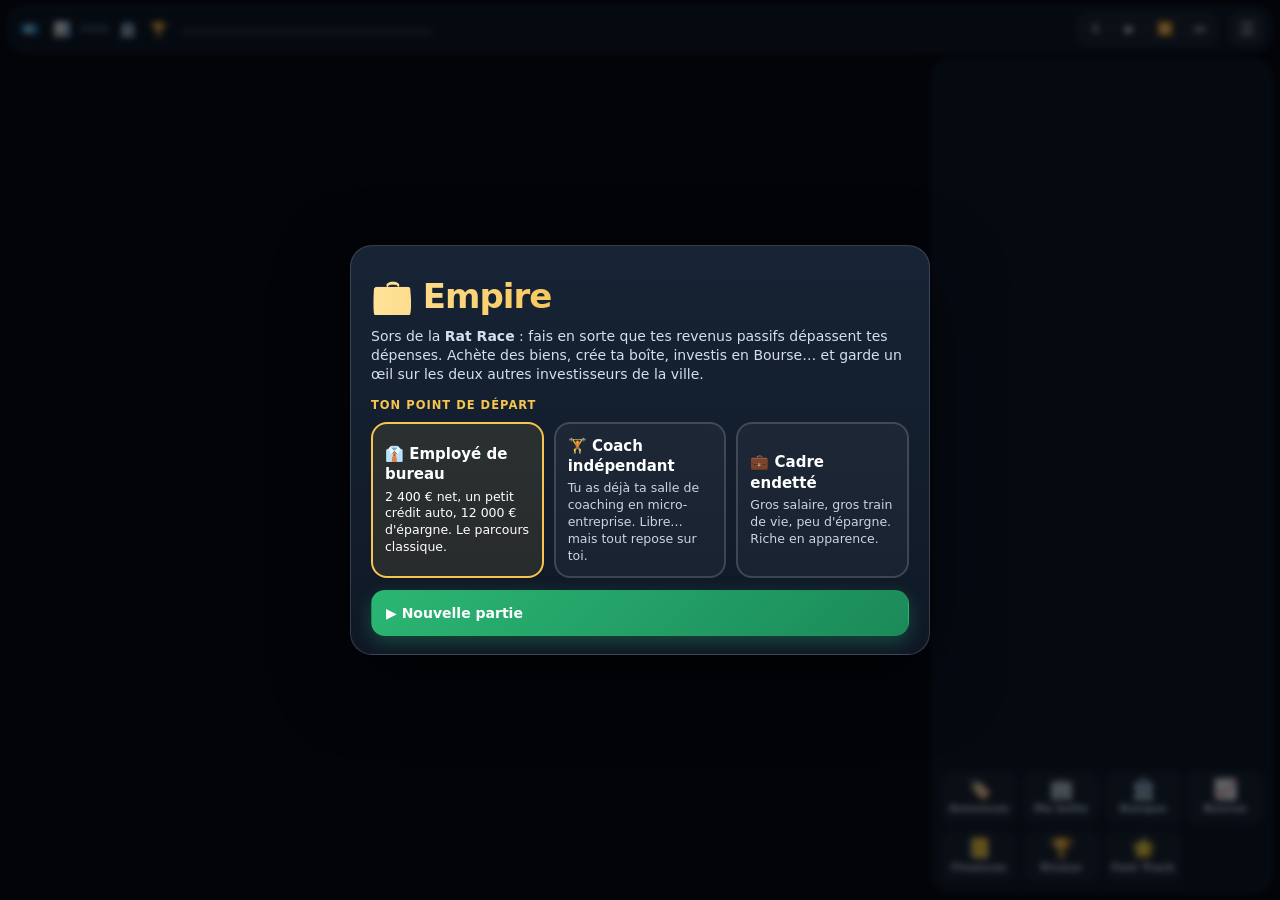
<file: index.html>
<!DOCTYPE html>
<html lang="fr"><head>
<meta charset="utf-8">
<meta name="viewport" content="width=device-width,initial-scale=1,maximum-scale=1,user-scalable=no,viewport-fit=cover">
<meta name="theme-color" content="#0b121b">
<meta name="apple-mobile-web-app-capable" content="yes">
<meta name="mobile-web-app-capable" content="yes">
<meta name="apple-mobile-web-app-status-bar-style" content="black-translucent">
<meta name="apple-mobile-web-app-title" content="Empire">
<link rel="manifest" href="manifest.webmanifest">
<link rel="icon" type="image/png" sizes="192x192" href="icon-192.png">
<link rel="apple-touch-icon" href="apple-touch-icon.png">
<title>Empire — Sors de la Rat Race</title>
<meta name="icone" content="💼">
<meta name="description" content="Jeu de gestion : immobilier, entreprise, bourse. Fais grandir tes revenus passifs et sors de la Rat Race.">
<style>
:root{--bg:#0b121b;--panel:rgba(13,21,32,.84);--line:rgba(255,255,255,.09);--line2:rgba(255,255,255,.16);--txt:#eef3f8;--mut:#8fa3b8;--gold:#f5c451;--green:#3ddc97;--red:#ff6b6b;--blue:#4c8dff;
 --sat:env(safe-area-inset-top,0px);--sab:env(safe-area-inset-bottom,0px);--sal:env(safe-area-inset-left,0px);--sar:env(safe-area-inset-right,0px);--topH:56px}
*{box-sizing:border-box;margin:0;padding:0;-webkit-tap-highlight-color:transparent}
html,body{height:100%;overflow:hidden;background:var(--bg);color:var(--txt);font:14px/1.35 system-ui,-apple-system,"Segoe UI",Roboto,"DejaVu Sans",sans-serif;user-select:none;-webkit-user-select:none;overscroll-behavior:none;touch-action:manipulation;-webkit-text-size-adjust:100%}
#c{position:fixed;inset:0;display:block;touch-action:none}
button{font:inherit;color:inherit;cursor:pointer;border:0;background:none}
.neg{color:var(--red)!important}.pos{color:var(--green)!important}
/* ---------- barre du haut ---------- */
#top{position:fixed;top:calc(6px + var(--sat));left:calc(8px + var(--sal));right:calc(8px + var(--sar));z-index:5;display:flex;align-items:center;gap:10px;padding:5px 6px 5px 12px;border-radius:16px;background:var(--panel);-webkit-backdrop-filter:blur(14px) saturate(1.4);backdrop-filter:blur(14px) saturate(1.4);border:1px solid var(--line);box-shadow:0 8px 28px rgba(0,0,0,.35);white-space:nowrap}
.stat{display:flex;align-items:center;gap:5px;font-weight:750;font-variant-numeric:tabular-nums;font-size:13.5px;letter-spacing:-.2px}
.stat i{font-style:normal;font-size:14px}
.stat small{font-weight:500;color:var(--mut);font-size:11px}
#lib{display:flex;flex-direction:column;gap:4px;min-width:150px;flex:0 1 250px}
#lib .t{font-size:11px;color:#cfdbe6;font-weight:600;overflow:hidden;text-overflow:ellipsis}
#lib .b{height:7px;background:rgba(255,255,255,.09);border-radius:99px;overflow:hidden}
#lib .b i{display:block;height:100%;width:0;border-radius:99px;background:linear-gradient(90deg,var(--gold),var(--green));box-shadow:0 0 10px rgba(61,220,151,.55);transition:width .5s}
#top .sp{flex:1}
#hDate{font-size:12px;color:var(--mut);font-weight:650}
#vit{display:flex;background:rgba(255,255,255,.06);border-radius:11px;padding:2px;gap:1px}
#vit button{width:34px;height:30px;border-radius:9px;font-size:13px;color:#cfdbe6}
#vit button.on{background:var(--gold);color:#1a1405;font-weight:800;box-shadow:0 2px 10px rgba(245,196,81,.45)}
#bMenu{width:36px;height:34px;border-radius:11px;background:rgba(255,255,255,.08);font-size:17px}
/* ---------- panneau de jeu (paysage : à droite) ---------- */
#bot{position:fixed;z-index:5;right:calc(8px + var(--sar));top:calc(var(--topH) + 8px);bottom:calc(8px + var(--sab));width:min(340px,40vw);display:flex;flex-direction:column;gap:8px;padding:8px;border-radius:18px;background:var(--panel);-webkit-backdrop-filter:blur(14px) saturate(1.4);backdrop-filter:blur(14px) saturate(1.4);border:1px solid var(--line);box-shadow:0 8px 28px rgba(0,0,0,.35)}
#info{flex:1;min-height:0;overflow:auto;padding:4px 6px;overscroll-behavior:contain}
#info h3{font-size:15px;margin-bottom:6px;line-height:1.3}
#info .l{display:flex;flex-wrap:wrap;gap:3px 12px;color:#c8d6e3;font-size:12.5px;margin:3px 0}
#info .l b{color:#fff}
#info .k,.k{color:var(--mut)}
.badge{display:inline-block;padding:1px 7px;border-radius:99px;font-size:10.5px;font-weight:750;margin-left:4px;vertical-align:1px;letter-spacing:.2px}
.bv{background:var(--gold);color:#222}.ba{background:#e5484d;color:#fff}.bm{background:var(--blue);color:#fff}.br{background:#8e44ad;color:#fff}
#acts{display:grid;grid-template-columns:1fr 1fr;gap:6px}
#acts:empty{display:none}
#acts button{min-height:40px;padding:6px 10px;border-radius:12px;background:rgba(255,255,255,.07);border:1px solid var(--line);text-align:left;font-size:12.5px;font-weight:650;line-height:1.15;overflow:hidden;text-overflow:ellipsis}
#acts button:active:not(:disabled){transform:scale(.97);background:rgba(245,196,81,.16)}
#acts button.go{background:linear-gradient(135deg,#2bb673,#1b8a59);border-color:transparent;color:#fff;box-shadow:0 4px 14px rgba(43,182,115,.3)}
#acts button.wide{grid-column:span 2}
#acts button:disabled{opacity:.4}
#nav{display:grid;grid-template-columns:repeat(4,1fr);gap:6px}
#nav button{display:flex;flex-direction:column;align-items:center;gap:2px;padding:7px 2px;border-radius:12px;background:rgba(255,255,255,.05);font-size:11px;font-weight:650;color:#cfdbe6}
#nav button i{font-style:normal;font-size:20px;line-height:1.1}
#nav button:active{background:rgba(245,196,81,.2)}
@media (hover:hover){#acts button:hover:not(:disabled),#nav button:hover,.btn:hover:not(:disabled),.mini:hover{border-color:rgba(245,196,81,.6)}#nav button:hover{background:rgba(255,255,255,.1)}}
/* ---------- infos flottantes ---------- */
#tip{position:fixed;z-index:7;background:rgba(10,16,25,.95);border:1px solid var(--line2);border-radius:10px;padding:6px 9px;pointer-events:none;display:none;max-width:260px;font-size:12px}
#toast{position:fixed;top:calc(var(--topH) + 12px);left:50%;transform:translateX(-50%);z-index:8;display:flex;flex-direction:column;gap:5px;align-items:center;pointer-events:none;width:min(640px,92vw)}
#toast div{background:rgba(12,19,29,.94);-webkit-backdrop-filter:blur(10px);backdrop-filter:blur(10px);border:1px solid var(--line2);border-radius:14px;padding:7px 14px;text-align:center;font-size:13px;box-shadow:0 6px 20px rgba(0,0,0,.4);animation:tin .25s ease-out}
#toast div.a{background:rgba(110,26,26,.94);border-color:rgba(255,107,107,.6)}
#toast div.g{background:rgba(18,82,52,.94);border-color:rgba(61,220,151,.6)}
#toast div.c{background:rgba(82,62,12,.94);border-color:rgba(245,196,81,.6)}
@keyframes tin{from{opacity:0;transform:translateY(-8px)}}
/* ---------- fenêtres ---------- */
.ov{position:fixed;inset:0;z-index:10;background:rgba(4,8,14,.62);-webkit-backdrop-filter:blur(3px);backdrop-filter:blur(3px);display:flex;align-items:center;justify-content:center;padding:calc(10px + var(--sat)) calc(10px + var(--sar)) calc(10px + var(--sab)) calc(10px + var(--sal))}
.ov.cache{display:none}
.card{background:linear-gradient(180deg,#172435,#0f1825);border:1px solid var(--line2);border-radius:22px;padding:18px 20px;width:min(580px,100%);max-height:100%;overflow:auto;box-shadow:0 24px 70px rgba(0,0,0,.55);animation:pop .24s cubic-bezier(.2,.9,.3,1.1);overscroll-behavior:contain}
@keyframes pop{from{transform:translateY(24px) scale(.98);opacity:0}}
.card h1{font-size:34px;margin:2px 0 8px;letter-spacing:-1px;background:linear-gradient(90deg,#ffe29a,var(--gold) 40%,var(--green));-webkit-background-clip:text;background-clip:text;color:transparent}
.card h2{font-size:19px;margin:2px 0 10px;letter-spacing:-.3px}
.card h4{font-size:11.5px;margin:14px 0 6px;color:var(--gold);text-transform:uppercase;letter-spacing:1px}
.card p{margin:6px 0;color:#d4dfea}
.card .lecon{background:rgba(61,220,151,.09);border:1px solid rgba(61,220,151,.25);padding:10px 12px;margin:12px 0;border-radius:14px;color:#d6f5e6;font-size:13px}
.card .res{background:rgba(245,196,81,.09);border:1px solid rgba(245,196,81,.3);padding:10px 12px;margin:12px 0;border-radius:14px}
.btns{display:flex;flex-direction:column;gap:8px;margin-top:12px}
.btns.row{flex-direction:row;flex-wrap:wrap}
.btns.row .btn{flex:1 1 150px;text-align:center}
.btn{min-height:46px;background:rgba(255,255,255,.06);border:1px solid var(--line2);border-radius:14px;padding:10px 14px;text-align:left;font-weight:650}
.btn:active:not(:disabled){transform:scale(.98)}
.btn:disabled{opacity:.45;cursor:default}
.btn small{display:block;color:#ff9a8a;font-size:11.5px;font-weight:500}
.btn.go{background:linear-gradient(135deg,#2bb673,#1b8a59);border-color:transparent;color:#fff;box-shadow:0 6px 18px rgba(43,182,115,.3)}
.btn.on{background:var(--gold);color:#1a1405;border-color:transparent;font-weight:800}
.big{width:min(1020px,100%);height:100%;display:flex;flex-direction:column;padding:12px 16px}
.big .hd{display:flex;align-items:center;gap:10px;margin-bottom:8px}
.big .hd h2{flex:1;margin:0}
.big .bd{flex:1;overflow:auto;padding-right:2px;overscroll-behavior:contain;-webkit-overflow-scrolling:touch}
.tw{overflow-x:auto;-webkit-overflow-scrolling:touch;border-radius:12px;border:1px solid var(--line);margin:4px 0}
table{border-collapse:collapse;width:100%;font-size:12.5px}
th{text-align:left;color:var(--mut);font-weight:650;padding:7px 8px;border-bottom:1px solid var(--line2);background:#132031;white-space:nowrap;font-size:11.5px}
td{padding:7px 8px;border-bottom:1px solid var(--line)}
tr:last-child td{border-bottom:0}
tr.click{cursor:pointer}tr.click:active td{background:rgba(255,255,255,.06)}
td.n,th.n{text-align:right;white-space:nowrap;font-variant-numeric:tabular-nums}
.cols{display:grid;grid-template-columns:1fr 1fr;gap:12px}
.cols>div{background:rgba(255,255,255,.035);border:1px solid var(--line);border-radius:16px;padding:10px 12px;min-width:0}
.ln{display:flex;justify-content:space-between;gap:10px;padding:3px 0;font-size:12.8px;font-variant-numeric:tabular-nums}
.ln.t{border-top:1px solid var(--line2);margin-top:4px;padding-top:6px;font-weight:750}
.ln.s{color:var(--gold);font-size:10.5px;text-transform:uppercase;letter-spacing:.8px;margin-top:8px;font-weight:700}
.mini{min-height:34px;background:rgba(255,255,255,.08);border:1px solid var(--line2);border-radius:11px;padding:5px 11px;font-size:12.5px;font-weight:650}
.mini:active{transform:scale(.96)}
.mini.go{background:linear-gradient(135deg,#2bb673,#1b8a59);border-color:transparent;color:#fff}
.ctl{display:flex;align-items:center;gap:6px;margin:8px 0;flex-wrap:wrap}
.ctl .lab{min-width:150px;color:#c8d6e3;font-weight:600}
.ctl .val{min-width:90px;font-weight:750}
.rep{height:8px;background:rgba(255,255,255,.1);border-radius:99px;overflow:hidden;width:150px;display:inline-block;vertical-align:middle}
.rep i{display:block;height:100%;background:linear-gradient(90deg,var(--gold),var(--green))}
.prof{display:grid;grid-template-columns:repeat(3,1fr);gap:10px;margin:8px 0}
.prof button{background:rgba(255,255,255,.04);border:2px solid var(--line2);border-radius:16px;padding:12px;text-align:left;font-size:12.5px;color:#c8d6e3;transition:.15s}
.prof button.on{border-color:var(--gold);background:rgba(245,196,81,.1);color:#fff}
.prof b{display:block;font-size:15px;margin-bottom:4px;color:#fff}
canvas.ch{width:100%;height:150px;display:block;background:rgba(0,0,0,.25);border-radius:12px}
/* cartes (annonces, bourse) */
.cards{display:grid;grid-template-columns:repeat(auto-fill,minmax(270px,1fr));gap:10px}
.pc{background:rgba(255,255,255,.04);border:1px solid var(--line);border-radius:16px;padding:11px 12px;display:flex;flex-direction:column;gap:8px}
.pc.deal{border-color:rgba(229,72,77,.55);box-shadow:inset 0 0 0 1px rgba(229,72,77,.2)}
.pc .h2{display:flex;justify-content:space-between;align-items:flex-start;gap:6px;font-weight:750;font-size:14px}
.pc .sub{color:var(--mut);font-size:12px;margin-top:-4px}
.kpi{display:grid;grid-template-columns:repeat(3,1fr);gap:6px}
.kpi div{background:rgba(0,0,0,.22);border-radius:11px;padding:6px 8px;min-width:0}
.kpi small{display:block;color:var(--mut);font-size:10px;text-transform:uppercase;letter-spacing:.5px}
.kpi b{font-size:13.5px;font-variant-numeric:tabular-nums;white-space:nowrap}
.pc .bb{display:flex;gap:6px;flex-wrap:wrap}.pc .bb .mini{flex:1 1 auto}
canvas.sp{width:100%;height:44px;display:block;border-radius:10px}
/* ---------- portrait : panneau en bas ---------- */
@media (orientation:portrait){
 #top{display:grid;grid-template-columns:auto auto 1fr auto auto;grid-template-areas:"cash cf . vit menu" "lib lib lib date date";row-gap:7px;column-gap:12px;padding:7px 7px 9px 12px}
 #sCash{grid-area:cash}#sCf{grid-area:cf}#vit{grid-area:vit}#bMenu{grid-area:menu}#lib{grid-area:lib;min-width:0}#hDate{grid-area:date;align-self:end;font-size:11px}
 #sDebt,#sNw,#top .sp,#sCf small{display:none}
 #top{column-gap:8px}#vit button{width:31px}#bMenu{width:34px}.stat{font-size:13px}
 #bot{left:calc(8px + var(--sal));right:calc(8px + var(--sar));top:auto;width:auto;max-height:48dvh;gap:7px;padding:8px 8px 4px}
 #info{flex:0 1 auto;max-height:124px;padding:2px 6px}
 #acts{display:flex;overflow-x:auto;scrollbar-width:none;padding-bottom:1px}
 #acts::-webkit-scrollbar{display:none}
 #acts button{flex:0 0 auto;max-width:74vw;white-space:nowrap}
 #nav{grid-template-columns:repeat(7,1fr);gap:0;padding-top:5px;border-top:1px solid var(--line)}
 #nav button{background:none;padding:3px 0 4px;font-size:10px}
 .ov{align-items:flex-end;padding:calc(8px + var(--sat)) 0 0}
 .card{width:100%;border-radius:24px 24px 0 0;max-height:100%;padding:14px 16px calc(16px + var(--sab));border-bottom:0;animation:up .28s cubic-bezier(.2,.9,.3,1)}
 .card::before{content:"";display:block;width:40px;height:5px;border-radius:9px;background:rgba(255,255,255,.18);margin:0 auto 10px}
 .big{height:100%;padding:10px 12px calc(10px + var(--sab))}
 .big.card::before{margin-bottom:6px}
 .prof{grid-template-columns:1fr}
 .card h1{font-size:30px}
}
@keyframes up{from{transform:translateY(60%)}}
@media (max-width:720px){.cols{grid-template-columns:1fr}.ctl .lab{min-width:0;flex-basis:100%}.ctl .val{min-width:0;margin-right:auto}}
@media (orientation:landscape) and (max-width:820px){#sDebt,#sNw{display:none}}
@media (orientation:landscape) and (max-height:480px){
 #top{padding:3px 5px 3px 10px;gap:8px}#vit button{height:28px;width:30px}#bMenu{height:30px}
 #bot{gap:6px;padding:6px}#acts button{min-height:34px;font-size:12px}
 #nav{grid-template-columns:repeat(7,1fr);gap:2px}#nav button{padding:4px 0;font-size:9.5px}#nav button i{font-size:17px}
 #info h3{font-size:13.5px}#info .l{font-size:11.5px}
 .card{padding:12px 16px}.big{padding:8px 12px}
 .prof button{padding:8px}
}
@media (orientation:portrait) and (max-width:380px){.stat i{display:none}#vit button{width:28px}#top{padding-left:10px}}

/* ---------- Fast Track ---------- */
.ftsum{display:grid;grid-template-columns:repeat(4,1fr);gap:8px;margin-bottom:10px}
.ftsum div{background:rgba(255,255,255,.05);border:1px solid var(--line);border-radius:14px;padding:8px 10px;min-width:0}
.ftsum small{display:block;color:var(--mut);font-size:10px;text-transform:uppercase;letter-spacing:.5px}
.ftsum b{font-size:14px;white-space:nowrap}
.seg{display:flex;gap:4px;background:rgba(255,255,255,.06);border-radius:14px;padding:4px;margin-bottom:12px;overflow-x:auto;scrollbar-width:none}
.seg::-webkit-scrollbar{display:none}
.seg button{flex:1 0 auto;padding:8px 10px;border-radius:11px;font-weight:650;font-size:12.5px;color:#cfdbe6;white-space:nowrap}
.seg button.on{background:var(--gold);color:#1a1405;box-shadow:0 2px 10px rgba(245,196,81,.35)}
.dream{display:flex;gap:14px;align-items:center;background:linear-gradient(135deg,rgba(245,196,81,.15),rgba(255,126,182,.11));border:1px solid rgba(245,196,81,.38);border-radius:18px;padding:14px}
.dream .dic{font-size:46px;line-height:1}
.rep.big2{width:100%;height:10px;margin:8px 0 4px}
.rep.big2 i{background:linear-gradient(90deg,#f5c451,#ff7eb6,#a78bfa)}
.pc.cur{border-color:rgba(245,196,81,.6);background:rgba(245,196,81,.06)}
.mini:disabled{opacity:.45}
.ftlock{text-align:center;padding:6px}
#lib.ft .b i{background:linear-gradient(90deg,#f5c451,#ff7eb6,#a78bfa);box-shadow:0 0 12px rgba(255,126,182,.6)}
@media (max-width:520px){.ftsum{grid-template-columns:1fr 1fr}}
</style></head><body>
<canvas id="c"></canvas>
<div id="top">
 <div class="stat" id="sCash" title="Trésorerie disponible"><i>💶</i><span id="hCash"></span></div>
 <div class="stat" id="sCf" title="Cashflow du dernier mois"><i>📊</i><span id="hCf"></span><small>/mois</small></div>
 <div class="stat" id="sDebt" title="Dettes restantes"><i>🏦</i><span id="hDebt"></span></div>
 <div class="stat" id="sNw" title="Patrimoine net"><i>🏆</i><span id="hNw"></span></div>
 <div id="lib" title="Sortie de la Rat Race : quand tes revenus passifs couvrent tes dépenses"><div class="t" id="hLib"></div><div class="b"><i id="hLibB"></i></div></div>
 <div class="sp"></div>
 <div id="hDate"></div>
 <div id="vit"><button data-v="0" title="Pause (Espace)">⏸</button><button data-v="1" title="Vitesse 1">▶</button><button data-v="2" title="Vitesse 2">⏩</button><button data-v="3" title="Vitesse 3">⏭</button></div>
 <button id="bMenu" aria-label="Menu">☰</button>
</div>
<div id="toast"></div>
<div id="tip"></div>
<div id="bot">
 <div id="info"></div>
 <div id="acts"></div>
 <nav id="nav">
  <button data-p="annonces"><i>🏷️</i>Annonces</button><button data-p="boite"><i>🏢</i>Ma boîte</button>
  <button data-p="banque"><i>🏦</i>Banque</button><button data-p="bourse"><i>📈</i>Bourse</button>
  <button data-p="finances"><i>📒</i>Finances</button><button data-p="classement"><i>🏆</i>Rivaux</button><button data-p="fasttrack"><i>🌟</i>Fast Track</button>
 </nav>
</div>
<div class="ov cache" id="pan"><div class="card big"><div class="hd"><h2 id="panT"></h2><button class="mini" id="panX">✕ Fermer</button></div><div class="bd" id="panB"></div></div></div>
<div class="ov cache" id="mod"><div class="card" id="modC"></div></div>
<script>
"use strict";
/* =====================================================================
   EMPIRE — jeu de gestion financière (esprit CASHFLOW), un seul fichier.
   Chiffres volontairement simplifiés : le but est de comprendre les mécanismes.
   ===================================================================== */
const $=s=>document.querySelector(s);
const rnd=Math.random,pick=a=>a[Math.floor(rnd()*a.length)];
const clamp=(v,a,b)=>v<a?a:v>b?b:v;
const gauss=()=>{let u=0,v=0;while(!u)u=rnd();while(!v)v=rnd();return Math.sqrt(-2*Math.log(u))*Math.cos(6.2832*v);};
const fmt=n=>{n=Math.round(n);const s=Math.abs(n).toString().replace(/\B(?=(\d{3})+(?!\d))/g,' ');return (n<0?'−':'')+s+' €';};
const fmtK=n=>Math.abs(n)>=1e6?(n/1e6).toFixed(2).replace('.',',')+' M€':Math.abs(n)>=1e4?Math.round(n/1000)+' k€':fmt(n);
const pct=(x,d)=>(x*100).toFixed(d==null?1:d).replace('.',',')+' %';
const kk=n=>n>=1000?(Math.round(n/100)/10).toString().replace('.',',')+' k€':fmt(n);
const sg=n=>(n>=0?'+':'')+fmt(n);
const MOIS=['janvier','février','mars','avril','mai','juin','juillet','août','septembre','octobre','novembre','décembre'];
function payment(L,rate,n){const r=rate/12;return r>0?L*r/(1-Math.pow(1+r,-n)):L/n;}
function wpick(o){let t=0;for(const k in o)t+=o[k];let r=rnd()*t;for(const k in o){r-=o[k];if(r<=0)return k;}return Object.keys(o)[0];}

/* ---------- données ---------- */
const W=31,H=25,OX=H*32+60,OY=190,SCW=(W+H+4)*32+120,SCH=(W+H)*16+OY+70;
const P=(x,y)=>[OX+(x-y)*32,OY+(x+y)*16];
const TYPES={
 studio:{n:'Studio',ic:'🏠',meub:3000,price:78000,rent:490,h:34,res:1,work:2500},
 appart:{n:'Appartement T2',ic:'🏢',meub:4000,price:125000,rent:690,h:48,res:1,work:4000},
 boutique:{n:'Local commercial',ic:'🏪',price:150000,rent:950,h:30,biz:1,work:5000},
 parking:{n:'Parking',ic:'🅿️',price:16000,rent:85,h:0,work:600},
 maison:{n:'Maison',ic:'🏡',meub:6000,price:215000,rent:1060,h:30,res:1,work:7000},
 immeuble:{n:'Immeuble de 6 appartements',ic:'🏬',meub:18000,price:520000,rent:3450,h:80,res:1,work:15000},
 bureau:{n:'Plateau de bureaux',ic:'🏙️',price:240000,rent:1500,h:64,biz:1,work:8000},
 terrain:{n:'Terrain constructible',ic:'🌱',price:60000,rent:0,h:0,work:0},
 villa:{n:'Villa avec piscine',ic:'🏝️',meub:15000,price:420000,rent:2100,h:38,res:1,work:12000},
 loft:{n:'Loft',ic:'🌇',meub:6000,price:190000,rent:980,h:54,res:1,work:6000},
 hotel:{n:'Hôtel de standing',ic:'🏨',price:1400000,rent:9000,h:96,work:40000},
 mall:{n:'Centre commercial',ic:'🛍️',price:2200000,rent:14500,h:34,work:60000},
 tour:{n:'Tour de bureaux',ic:'🌆',price:2600000,rent:16000,h:140,work:70000},
 banque:{n:'Banque',ic:'🏦',pub:1,h:44},bourse:{n:'Bourse',ic:'📈',pub:1,h:48},mairie:{n:'Mairie',ic:'🏛️',pub:1,h:40},parc:{n:'Parc',ic:'🌳',pub:1,h:0},gare:{n:'Gare',ic:'🚉',pub:1,h:32}
};
const DIST={
 centre:{n:'Centre-ville',pi:1.45,ri:1.15,traffic:1.3,trend:.025,vol:.010,risk:.010,dem:1.3,col:'rgba(224,176,48,.20)'},
 port:{n:'Le Port',pi:1.2,ri:1.05,traffic:1.1,trend:.02,vol:.012,risk:.014,dem:1.1,col:'rgba(47,116,224,.20)'},
 gare:{n:'Quartier de la Gare',pi:1.0,ri:1.0,traffic:1.15,trend:.012,vol:.015,risk:.02,dem:1.0,col:'rgba(126,224,138,.18)'},
 faubourg:{n:'Le Faubourg',pi:.65,ri:.85,traffic:.7,trend:0,vol:.025,risk:.04,dem:.8,col:'rgba(216,67,47,.18)'},
 hauteurs:{n:'Les Hauteurs',pi:1.6,ri:1.3,traffic:1.45,trend:.03,vol:.016,risk:.006,dem:.85,col:'rgba(167,139,250,.22)'}
};
const BIG={hauteurs:{villa:4,hotel:2,mall:1,tour:2},centre:{immeuble:5,bureau:4,maison:1},port:{immeuble:4,bureau:2,maison:3,terrain:1},gare:{immeuble:4,bureau:3,maison:2,terrain:2},faubourg:{immeuble:3,bureau:1,maison:4,terrain:3}};
const SMALL={hauteurs:{loft:3,appart:2,boutique:2},centre:{studio:3,appart:4,boutique:4,parking:1},port:{studio:3,appart:3,boutique:3,parking:1},gare:{studio:4,appart:3,boutique:2,parking:2},faubourg:{studio:4,appart:3,boutique:2,parking:2}};
const PUBLIC=[{bx:1,by:1,lot:'A',type:'banque'},{bx:2,by:1,lot:'B',type:'bourse'},{bx:1,by:2,lot:'C',type:'mairie'},{bx:2,by:2,lot:'D',type:'parc'},{bx:3,by:2,lot:'A',type:'gare'},{bx:0,by:3,lot:'D',type:'parc'}];
function distOf(bx,by){if(bx===4)return 'hauteurs';if(bx>=1&&bx<=2&&by>=1&&by<=2)return 'centre';if(by===0)return 'port';if(bx===3)return 'gare';return 'faubourg';}
const ACT={
 coaching:{n:'Salle de coaching sportif',ic:'🏋️',locals:['boutique','bureau'],setup:4000,unit:'séance',price0:45,cogs:.04,ownerCap:110,empCap:130,empCost:2900,base:150,el:1.3,pubK:700,comm:0,
  d:'Peu de capital, bonne marge, mais tout repose sur ton temps : sans coachs salariés, tu plafonnes vite.'},
 numerique:{n:'Produits numériques',ic:'💻',locals:null,setup:1500,unit:'vente',price0:47,cogs:.08,ownerCap:0,empCap:0,empCost:3100,base:12,el:1.1,pubK:900,comm:0,scal:1,
  d:'Aucun local, pas de stock : chaque vente coûte presque rien. Il faut construire une audience (publicité, contenu). Un salarié = un marketeur.'},
 cafe:{n:'Café-boutique',ic:'☕',locals:['boutique'],setup:25000,unit:'client',price0:7,cogs:.32,ownerCap:900,empCap:1100,empCost:2700,base:2300,el:1.5,pubK:600,comm:1,
  d:'Gros investissement de départ, marges serrées, très dépendant du quartier. Mais avec une équipe, ça tourne sans toi.'},
 agence:{n:'Agence web',ic:'🖥️',locals:['bureau','boutique'],setup:6000,unit:'projet',price0:3500,cogs:.08,ownerCap:1.3,empCap:1.6,empCost:3400,base:3.2,el:1.2,pubK:900,comm:0,
  d:'Gros tickets, peu de clients. La réputation fait tout. Chaque salarié ajoute de la capacité mais coûte cher.'}
};
const STATUTS={micro:{n:'Micro-entreprise',d:'Simple, pas de comptable. Cotisations sur le chiffre d\'affaires (~23 % en services, ~13 % en vente), impôt compris. Charges NON déductibles. Plafond de chiffre d\'affaires.'},
 eurl:{n:'EURL (à l\'IS)',d:'Société : tu te verses une rémunération (cotisations ~45 %), le reste du bénéfice paie l\'impôt sur les sociétés (15 % puis 25 %). Charges déductibles. Comptable obligatoire.'},
 sasu:{n:'SASU',d:'Comme l\'EURL mais la rémunération coûte plus cher (~82 % de charges) avec une meilleure protection sociale. Dividendes taxés 30 %, sans cotisations.'}};
const ASSETS={
 monde:{n:'ETF Monde',d:'Panier de 1 500 grandes entreprises mondiales',mu:.07,vol:.15,div:0,p0:100,c:.9},
 tech:{n:'TechNova (action)',d:'Une entreprise tech en forte croissance',mu:.11,vol:.40,div:0,p0:40,c:.8},
 energie:{n:'Énergie de France',d:'Action à gros dividende',mu:.03,vol:.20,div:.055,p0:25,c:.7},
 oblig:{n:'Fonds obligataire',d:'Prêts aux États et entreprises : stable',mu:.03,vol:.04,div:.03,p0:100,c:.2},
 crypto:{n:'BitPièce',d:'Cryptomonnaie très spéculative',mu:.15,vol:.85,div:0,p0:300,c:.4}
};
const PROFILS={
 salarie:{n:'Employé de bureau',ic:'👔',job:1,salary:2400,vie:1100,logement:650,cash:12000,loans:[['Crédit auto',6000,.059,36]],d:'2 400 € net, un petit crédit auto, 12 000 € d\'épargne. Le parcours classique.'},
 coach:{n:'Coach indépendant',ic:'🏋️',job:0,salary:0,vie:1000,logement:600,cash:9000,loans:[],comp:1,d:'Tu as déjà ta salle de coaching en micro-entreprise. Libre… mais tout repose sur toi.'},
 cadre:{n:'Cadre endetté',ic:'💼',job:1,salary:4300,vie:1750,logement:1150,cash:3000,loans:[['Crédit voiture',22000,.065,60],['Crédit conso',9000,.089,36]],d:'Gros salaire, gros train de vie, peu d\'épargne. Riche en apparence.'}
};
const TIPS=['Un actif met de l\'argent dans ta poche. Un passif en retire. Avant chaque achat, regarde son cashflow.',
 'Ta résidence principale n\'est pas un actif : elle te coûte de l\'argent chaque mois.',
 'Paie-toi en premier : mets de l\'argent de côté avant de dépenser. Essaie l\'investissement programmé à la Bourse.',
 'Emprunter pour acheter un actif peut t\'enrichir. Emprunter pour consommer t\'appauvrit.',
 'Garde une réserve de 3 à 6 mois de dépenses : les imprévus arrivent toujours.',
 'Une boîte qui dépend de toi est un emploi. Une boîte qui tourne sans toi est un actif.',
 'Le rendement brut ne suffit pas : retire les charges, la taxe foncière, les impôts et la vacance.',
 'Les intérêts d\'emprunt se déduisent des loyers : la dette réduit tes impôts.',
 'On gagne de l\'argent à l\'achat : négocie toujours, surtout les biens en vente depuis longtemps.',
 'Diversifie : immobilier, bourse, entreprise. Jamais tout sur un seul pari.',
 'Un bien en mauvais état acheté pas cher puis rénové prend de la valeur : c\'est l\'achat-revente.',
 'Les quartiers pas chers rapportent plus… mais ont plus d\'impayés et de vacance.'];
const OBJ=[['Ouvre les 🏷️ Annonces et repère un bien à cashflow positif',()=>S.flags.annonces],
 ['Achète ton premier bien',()=>S.props.some(p=>p.owner===0)],
 ['Trouve un locataire',()=>S.props.some(p=>p.owner===0&&p.tenant&&p.renting)],
 ['Lance un investissement programmé à la 📈 Bourse',()=>S.dca>0],
 ['Crée ta boîte (🏢 Ma boîte)',()=>!!S.comp||S.flags.hadComp],
 ['Atteins 500 € de revenus passifs par mois',()=>S.lastL&&S.lastL.pas>=500],
 ['Fais tourner ta boîte sans toi (embauche un gérant)',()=>S.comp&&S.comp.gerant],
 ['Sors de la Rat Race',()=>S.won],
 ['Choisis ton rêve dans la 🌟 Fast Track',()=>!!(S.ft&&(S.ft.dream||S.ft.dreams.length))],
 ['Investis dans une grande affaire (🌟 › Affaires)',()=>!!(S.ft&&(S.ft.hold.length||S.ft.dreams.length))],
 ['Réalise ton premier rêve',()=>!!(S.ft&&S.ft.dreams.length)],
 ['Atteins 1 million d\'euros de patrimoine net',()=>netWorth()>=1e6],
 ['Atteins 10 000 € de revenus passifs par mois',()=>S.lastL&&S.lastL.pas>=10000]];

/* ---------- état ---------- */
let S=null,trees=[],lotGrid=null,sceneCv=null,sceneDirty=true,cars=[],peds=[],floats=[],sel=null,hoverP=null;
let cam={x:0,y:0},Z=1,running=false,auto=false;
let LG=null,lightsCv=null,dayPh=.3,vel=null,zoomAnim=null,lastTap=null,vign=null,vignK='',wlT=0,wakeLock=null;
const CYCLE=240;
let JN=(()=>{try{return localStorage.getItem('empire:jn')||'auto';}catch(e){return 'auto';}})();
let VIB=(()=>{try{return localStorage.getItem('empire:vib')!=='off';}catch(e){return true;}})();
function buzz(p){if(!VIB||auto)return;try{navigator.vibrate&&navigator.vibrate(p);}catch(e){}}
async function keepAwake(on){try{if(on&&!wakeLock&&navigator.wakeLock&&!document.hidden){wakeLock=await navigator.wakeLock.request('screen');wakeLock.addEventListener('release',()=>{wakeLock=null;});}else if(!on&&wakeLock){const w=wakeLock;wakeLock=null;await w.release();}}catch(e){}}
const SPR={};
function sprite(k,w,h,fn){if(!SPR[k]){const c=document.createElement('canvas');c.width=w;c.height=h;fn(c.getContext('2d'),w,h);SPR[k]=c;}return SPR[k];}
const glowSpr=()=>sprite('glow',64,64,(g,w,h)=>{const r=g.createRadialGradient(32,32,0,32,32,32);r.addColorStop(0,'rgba(255,222,150,1)');r.addColorStop(.3,'rgba(255,184,96,.5)');r.addColorStop(1,'rgba(255,160,60,0)');g.fillStyle=r;g.fillRect(0,0,w,h);});
const cloudSpr=()=>sprite('cloud',512,256,(g)=>{g.scale(1,.5);for(const [x,y,r] of [[256,256,190],[160,236,120],[360,240,130],[262,176,112],[200,300,100]]){const gr=g.createRadialGradient(x,y,0,x,y,r);gr.addColorStop(0,'rgba(0,12,34,.16)');gr.addColorStop(1,'rgba(0,12,34,0)');g.fillStyle=gr;g.fillRect(0,0,512,512);}});
const cv=$('#c'),ctx=cv.getContext('2d',{alpha:false});
let VW,VH,DPR=1,SR=1,MAP={l:0,t:0,w:800,h:600};
const TOUCH=matchMedia('(pointer:coarse)').matches;
function computeMap(){
 if(!VW)return;const tr=$('#top').getBoundingClientRect(),br=$('#bot').getBoundingClientRect();
 document.documentElement.style.setProperty('--topH',Math.round(tr.bottom)+'px');
 if(br.left>VW*.3)MAP={l:0,t:tr.bottom,w:Math.max(100,br.left),h:Math.max(100,VH-tr.bottom)};
 else MAP={l:0,t:tr.bottom,w:VW,h:Math.max(100,br.top-tr.bottom)};
}
function resize(){DPR=Math.min(2,devicePixelRatio||1);VW=innerWidth;VH=innerHeight;cv.width=Math.round(VW*DPR);cv.height=Math.round(VH*DPR);cv.style.width=VW+'px';cv.style.height=VH+'px';computeMap();clampCam();}
addEventListener('resize',resize);
addEventListener('orientationchange',()=>setTimeout(resize,250));
if(window.ResizeObserver){const ro=new ResizeObserver(()=>{computeMap();clampCam();});ro.observe($('#top'));ro.observe($('#bot'));}
function fitZ(){return clamp(Math.min(MAP.w/1250,MAP.h/700),.42,1);}
function centerOn(wx,wy){cam.x=wx-(MAP.l+MAP.w/2)/Z;cam.y=wy-(MAP.t+MAP.h/2)/Z;clampCam();}

function toast(t,k,ms){if(auto)return;if(k==='g')buzz(12);else if(k==='a')buzz([25,50,25]);const d=document.createElement('div');d.textContent=t;if(k)d.className=k;$('#toast').append(d);while($('#toast').children.length>4)$('#toast').firstChild.remove();setTimeout(()=>d.remove(),ms||3800);}
function journal(t){S.journal.unshift(dateStr()+' — '+t);if(S.journal.length>80)S.journal.pop();}
function dateStr(d){d=d==null?S.day:d;const m=Math.floor(d/30);return MOIS[m%12]+' '+(2027+Math.floor(m/12));}
const month=()=>Math.floor(S.day/30);
const propById=id=>S.props.find(p=>p.id===id);

/* ---------- valeurs ---------- */
function value(p){const t=TYPES[p.type];if(t.pub)return 0;return t.price*DIST[p.dist].pi*S.di[p.dist]*S.mkt*(0.6+0.4*p.etat/100);}
function rentBase(p){const t=TYPES[p.type];if(t.pub)return 0;return t.rent*DIST[p.dist].ri*S.rentIdx*(0.75+0.25*p.etat/100)*(S.recession>0?0.95:1);}
const LVL=[0.9,1,1.12],LVLN=['Bas','Normal','Haut'];
const rentOf=p=>rentBase(p)*LVL[p.rentLvl]*(p.meuble?1.12:1);
const chargesOf=p=>rentBase(p)*0.08+value(p)*0.0015/12;
const tfOf=p=>value(p)*0.0042/12;
const isRentable=p=>{const t=TYPES[p.type];return !t.pub&&t.rent>0;};
function propLoan(p){return S.loans.find(l=>l.prop===p.id);}
function propCashflow(p){ // cashflow mensuel estimé d'un bien du joueur (avant impôt)
 const l=propLoan(p);let cf=-chargesOf(p)-tfOf(p)-(l?l.pay:0);
 if(p.renting&&p.tenant&&!p.renov&&!p.build)cf+=rentOf(p)*(p.agence?0.93:1);
 return cf;
}
function stockValue(){let v=0;for(const k in S.stk)v+=S.stk[k].q*S.stk[k].p;return v;}
function compValue(){
 const c=S.comp;if(!c)return 0;const h=c.hist.slice(-12);if(!h.length)return Math.max(0,c.tres);
 const avg=h.reduce((s,x)=>s+x.ebe,0)/h.length;
 const norm=c.gerant?0:2500;
 const proDebt=S.loans.filter(l=>l.kind==='pro').reduce((s,l)=>s+l.rest,0);
 return Math.max(0,(avg-norm)*12*(c.gerant?4:2.5))+Math.max(0,c.tres)-proDebt;
}
function debts(perso){return S.loans.filter(l=>perso?l.kind!=='pro':true).reduce((s,l)=>s+l.rest,0)+(S.ft?S.ft.hold.reduce((s,h)=>s+(h.debt||0),0):0);}
function netWorth(){
 let v=S.P.cash+S.P.livret+stockValue()+compValue()-debts(true);
 for(const p of S.props)if(p.owner===0)v+=value(p);
 if(S.ft)for(const h of S.ft.hold)v+=h.val;
 return v;
}
function rivalWorth(r){let v=r.cash;for(const p of S.props)if(p.owner===r.id)v+=value(p);for(const l of r.loans)v-=l.rest;return v;}

/* ---------- génération ---------- */
function addProp(type,tx,ty,size,dist){
 const p={id:++S.nid,type,tx,ty,size,dist,etat:45+Math.floor(rnd()*50),owner:TYPES[type].pub?-2:-1,forSale:false,ask:0,saleM:0,tenant:rnd()<.9,renting:true,rentLvl:1,agence:false,noRent:0,renov:0,build:null,home:false,biz:null,cost:0,buyDay:0,v:Math.floor(rnd()*4),selling:null,travaux:0,noNego:false};
 S.props.push(p);
 for(let y=ty;y<ty+size;y++)for(let x=tx;x<tx+size;x++)lotGrid[y*W+x]=p;
 return p;
}
function genCity(){
 S.props=[];S.trees=[];lotGrid=new Array(W*H).fill(null);
 for(let by=0;by<4;by++)for(let bx=0;bx<4;bx++){
  const d=distOf(bx,by),x0=1+bx*6,y0=1+by*6;
  for(const l of [[0,0,2,'A'],[3,0,2,'B'],[0,3,2,'C'],[3,3,2,'D'],[2,0,1],[0,2,1],[4,2,1],[2,4,1]]){
   const pub=PUBLIC.find(q=>q.bx===bx&&q.by===by&&q.lot===l[3]);
   addProp(pub?pub.type:wpick(l[2]===2?BIG[d]:SMALL[d]),x0+l[0],y0+l[1],l[2],d);
  }
  for(const g of [[2,1],[1,2],[2,2],[3,2],[2,3]])if(rnd()<.7)S.trees.push({x:x0+g[0]+.5,y:y0+g[1]+.5,v:Math.floor(rnd()*4)});
 }
 for(const p of S.props)if(p.type==='terrain'||p.type==='parc'||TYPES[p.type].pub){p.tenant=false;}
 trees=S.trees;
}
function rebuildGrid(){lotGrid=new Array(W*H).fill(null);for(const p of S.props)for(let y=p.ty;y<p.ty+p.size;y++)for(let x=p.tx;x<p.tx+p.size;x++)lotGrid[y*W+x]=p;trees=S.trees;}
function newLoan(label,L,rate,n,kind,prop){
 const l={id:++S.nid,label,L0:L,rest:L,rate,n,left:n,pay:payment(L,rate,n),kind,prop:prop||null};
 S.loans.push(l);return l;
}
function newGame(pk){
 const pr=PROFILS[pk];
 S={v:1,day:0,speed:1,nid:0,P:{profil:pk,cash:pr.cash,job:!!pr.job,salary:pr.salary,vie:pr.vie,logement:pr.logement,chom:{m:0,amt:0},livret:0,deficit:0,home:null,travauxM:0,ownerMul:1,jobSearch:0},
  props:[],trees:[],loans:[],comp:null,stk:{},dca:0,rivals:[],rate:.034,mkt:1,rentIdx:1,di:{centre:1,port:1,gare:1,faubourg:1,hauteurs:1},dtr:{centre:0,port:0,gare:0,faubourg:0,hauteurs:0},dtrM:0,
  hist:[],journal:[],won:false,negM:0,evCd:2,evq:[],lastL:null,flags:{},tipI:0,recession:0,objDone:0};
 genCity();
 for(const k in ASSETS){const a=ASSETS[k],h=[];let p=a.p0;for(let i=0;i<52;i++){p*=Math.exp((a.mu-a.vol*a.vol/2)/52+a.vol/Math.sqrt(52)*gauss());h.push(p);}S.stk[k]={p,h,q:0,c:0};}
 for(const l of pr.loans)newLoan(l[0],l[1],l[2],l[3],'perso');
 // rivaux
 S.rivals=[{id:1,name:'Marc « le Requin »',ic:'🦈',col:'#d8432f',cash:45000,lev:.92,minY:.06,salary:3500,life:3200,loans:[],biz:null,bankrupt:false},
           {id:2,name:'Sophie la Prudente',ic:'🦉',col:'#9b59b6',cash:80000,lev:.5,minY:.07,salary:2800,life:1900,loans:[],biz:null,bankrupt:false}];
 for(const r of S.rivals){
  const cand=S.props.filter(p=>p.owner===-1&&isRentable(p)&&p.type!=='immeuble'&&p.type!=='bureau');
  for(let i=0;i<4;i++){const p=pick(cand);if(p.owner!==-1)continue;p.owner=r.id;p.tenant=true;p.cost=value(p);r.loans.push({prop:p.id,rest:value(p)*r.lev*.85,pay:payment(value(p)*r.lev,.03,240),rate:.03});}
 }
 // annonces de départ
 const npc=S.props.filter(p=>p.owner===-1&&!TYPES[p.type].pub);
 for(let i=0;i<14;i++)putForSale(pick(npc));
 // garantir 2 petits biens abordables
 const cheap=npc.filter(p=>(p.type==='studio'||p.type==='parking')&&p.dist==='faubourg');
 for(let i=0;i<2&&cheap.length;i++)putForSale(cheap.splice(Math.floor(rnd()*cheap.length),1)[0],.97);
 if(pr.comp){
  const loc=S.props.filter(p=>p.owner===-1&&p.type==='boutique'&&p.dist==='gare'&&!p.forSale)[0]||S.props.find(p=>p.owner===-1&&p.type==='boutique'&&!p.forSale);
  createCompany('coaching','micro',loc,true);S.comp.rep=.5;S.comp.age=14;simComp();S.comp.age=14;
 }
 S.lastL=ledger();
 rebuildGrid();sceneDirty=true;
 const c=P(12.5,12.5);Z=fitZ();centerOn(c[0],c[1]-20);
 initCars();sel=null;S.speed=1;running=true;
 setTimeout(()=>{if(!auto)modalMsg('Bienvenue dans la Rat Race',`<p>Comme presque tout le monde, tu travailles pour payer tes dépenses. Ton objectif : que tes <b>revenus passifs</b> (loyers, dividendes, une boîte qui tourne sans toi) dépassent tes <b>dépenses</b>.</p><p>La barre en haut te montre où tu en es. Commence par les <b>🏷️ Annonces</b>.</p><div class="lecon">💡 Un mois de jeu dure environ 20 secondes en vitesse ▶. Le jeu se met en pause quand tu ouvres un panneau ou qu'une situation arrive.</div>`);},300);
}
function putForSale(p,f){
 if(!p||p.forSale||p.biz!=null||p.home||TYPES[p.type].pub)return;
 p.forSale=true;p.saleM=0;p.noNego=false;
 p.ask=Math.round(value(p)*(f||(0.9+rnd()*.24))/500)*500;
}
const isBargain=p=>p.forSale&&p.ask<value(p)*.93;

/* ---------- banque ---------- */
function bankIncome(extraRent){
 let rev=S.P.job?S.P.salary:0;const c=S.comp;
 if(c&&c.age>=24){const h=c.hist.slice(-12);rev+=Math.max(0,h.reduce((s,x)=>s+x.owner,0)/Math.max(1,h.length));}
 let rents=extraRent||0;for(const p of S.props)if(p.owner===0&&p.tenant&&p.renting)rents+=rentOf(p);
 return rev+.7*rents;
}
function bankCheck(newPay,newRent){
 const rev=bankIncome(newRent);
 const cur=S.loans.filter(l=>l.kind!=='pro').reduce((s,l)=>s+l.pay,0);
 if(rev<=0)return {ok:false,ratio:1,msg:'Refusé : la banque ne voit aucun revenu stable (salaire, 2 ans de bilans, loyers).'};
 const ratio=(cur+newPay)/rev;
 if(ratio<=.35)return {ok:true,ratio,msg:'Accordé : taux d\'endettement '+pct(ratio,0)+' (maximum 35 %).'};
 if(ratio<=.45&&newRent*.92-newPay>=0)return {ok:true,ratio,msg:'Accordé par dérogation : '+pct(ratio,0)+' d\'endettement, mais l\'opération s\'autofinance.'};
 return {ok:false,ratio,msg:'Refusé : taux d\'endettement '+pct(ratio,0)+' (maximum 35 %). Augmente ton apport, tes revenus, ou choisis un bien qui s\'autofinance.'};
}
const loanRate=dur=>S.rate+(dur===15?-.002:dur===25?.002:0);

/* ---------- comptes du mois ---------- */
function ledger(){
 const p=S.P,L={};
 L.salaire=p.job?p.salary:0;L.chom=p.chom.m>0?p.chom.amt:0;
 let loyers=0,charges=0,tf=0,agence=0,homeCh=0,intImmo=0,payImmo=0,payHome=0,payPerso=0,meub=0,meubCh=0;
 for(const q of S.props){
  if(q.owner!==0)continue;
  if(q.home){homeCh+=chargesOf(q)+tfOf(q);continue;}
  charges+=chargesOf(q);tf+=tfOf(q);
  if(q.renting&&q.tenant&&!q.renov&&!q.build&&q.noRent<=0){const r=rentOf(q);loyers+=r;if(q.agence)agence+=.07*r;if(q.meuble)meub+=r;}
  if(q.meuble)meubCh+=chargesOf(q)+tfOf(q);
 }
 for(const l of S.loans){
  if(l.kind==='pro')continue;
  const pr=l.prop?propById(l.prop):null;
  if(pr&&pr.home)payHome+=l.pay;else if(pr){payImmo+=l.pay;if(!pr.meuble)intImmo+=l.rest*l.rate/12;}else payPerso+=l.pay;
 }
 const c=S.comp;L.boite=c&&c.last?c.last.owner:0;L.boitePassif=!!(c&&c.gerant);
 let div=0;for(const k in S.stk)div+=S.stk[k].q*S.stk[k].p*ASSETS[k].div/12;
 L.div=div*.7;L.livret=p.livret*.017/12;
 const base=(loyers-meub)-(charges+tf-meubCh)-agence-intImmo-p.travauxM;
 L.meub=meub;
 let def=p.deficit,taxF=0;
 if(base>0){const t=Math.max(0,base-def);def=Math.max(0,def-base);taxF=.3*t;}else def=Math.min(200000,def-base);
 L.newDef=def;
 L.loyers=loyers;L.charges=charges;L.tf=tf;L.agence=agence;L.taxF=taxF;L.payImmo=payImmo;
 L.vie=p.vie;L.logement=p.home?0:p.logement;L.homeCh=homeCh;L.payHome=payHome;L.payPerso=payPerso;
 const remSoc=c&&c.statut!=='micro'?L.boite:0;
 L.ir=.1*(L.salaire+remSoc)+.06*L.chom;
 L.actif=L.salaire+L.chom+(L.boitePassif?0:L.boite);
 let ftCf=0;if(S.ft)for(const h of S.ft.hold)ftCf+=h.cf||0;L.ftCf=ftCf;L.life=S.ft?lifeCost():0;
 L.pas=loyers-charges-tf-agence-payImmo-taxF+L.div+L.livret+(L.boitePassif?L.boite:0)+ftCf;
 L.dep=L.vie+L.logement+homeCh+payHome+payPerso+L.life;
 L.cf=L.actif+L.pas-L.dep-L.ir;
 return L;
}

/* ---------- entreprise ---------- */
function createCompany(act,statut,prop,silent){
 const a=ACT[act];
 S.comp={act,statut,prop:prop?prop.id:null,rentPaid:0,price:a.price0,q:1,pub:0,emp:0,empExtra:0,gerant:false,rem:0,tres:0,rep:.3,aud:0,age:0,hist:[],last:null,caYear:0,over:0,compBoost:0,repBoost:0,malus:0,created:S.day};
 if(prop){
  prop.biz=0;prop.forSale=false;
  if(prop.owner===0){prop.renting=false;prop.tenant=false;}else{prop.tenant=false;S.comp.rentPaid=rentBase(prop);}
 }
 S.flags.hadComp=true;sceneDirty=true;
 if(!silent){S.P.cash-=a.setup;journal('Création de ta boîte : '+a.n+' ('+STATUTS[statut].n+')');toast('🏢 Ta boîte est créée !','g');}
}
function closeCompany(){
 const c=S.comp;if(!c)return;
 const pr=c.prop?propById(c.prop):null;
 if(pr){pr.biz=null;if(pr.owner===0){pr.renting=true;pr.tenant=false;}else pr.tenant=true;}
 if(c.tres>0)S.P.cash+=c.tres*.7;
 S.loans=S.loans.filter(l=>l.kind!=='pro');
 S.comp=null;sceneDirty=true;
}
function compCapacity(c){
 const a=ACT[c.act];if(a.scal)return 1e9;
 const ownerF=c.gerant?0:(S.P.job?.35:1)*S.P.ownerMul;
 return a.ownerCap*ownerF+a.empCap*c.emp+(c.gerant?a.ownerCap:0);
}
function simComp(){
 const c=S.comp,a=ACT[c.act];c.age++;
 const pr=c.prop?propById(c.prop):null;
 const loc=pr?DIST[pr.dist].traffic:1;
 const ref=a.price0*[.85,1,1.25][c.q];
 const priceF=Math.pow(ref/c.price,a.el);
 const pubF=1+1.3*c.pub/(c.pub+a.pubK);
 let nComp=S.rivals.filter(r=>r.biz&&r.biz.act===c.act&&!r.bankrupt).length+(c.compBoost>0?1:0);
 const compF=1/(1+.3*nComp);
 const ramp=Math.min(1,.3+.12*c.age);
 let audF=1;
 if(a.scal){const ownerF=c.gerant?1:(S.P.job?.35:1);c.aud=c.aud*.97+c.pub*.35+ownerF*30+c.emp*120;audF=1+c.aud/600;}
 const capa=compCapacity(c);
 const D=a.base*loc*priceF*(.5+c.rep)*pubF*compF*ramp*audF*(S.recession>0?.75:1)*(c.malus>0?.6:1)*(.9+.2*rnd());
 const sold=Math.min(D,capa);
 let target=[.35,.55,.8][c.q];if(D>capa*1.15)target-=.15;
 c.rep=clamp(c.rep+(target-c.rep)*.1+c.repBoost,.05,1);c.repBoost=0;
 const CA=sold*c.price,achats=CA*a.cogs*[.8,1,1.35][c.q];
 const sal=c.emp*a.empCost+c.empExtra+(c.gerant?3000:0);
 const loyer=c.rentPaid,pub=c.pub,divers=120+.02*CA+(c.statut!=='micro'?180:0);
 let proPay=0;for(const l of S.loans)if(l.kind==='pro')proPay+=l.pay;
 const res=CA-achats-sal-loyer-pub-divers-proPay;
 const o={D,sold,capa,CA,achats,sal,loyer,pub,divers,proPay,res,cotis:0,remCost:0,IS:0,owner:0,ebe:res};
 if(c.statut==='micro'){o.cotis=CA*(a.comm?.133:.234);o.owner=res-o.cotis;c.caYear+=CA;}
 else{
  o.remCost=c.rem*(c.statut==='eurl'?1.45:1.82);
  const b=res-o.remCost;o.IS=b>0?(b<=3541?.15*b:531+.25*(b-3541)):0;
  c.tres+=b-o.IS;o.owner=c.rem;o.net=b-o.IS;
 }
 c.last=o;c.hist.push({CA,res:c.statut==='micro'?o.owner:o.net,ebe:res-(c.statut==='micro'?o.cotis:0)+(c.gerant?0:0),owner:o.owner});
 if(c.hist.length>36)c.hist.shift();
 if(c.compBoost>0)c.compBoost--;if(c.malus>0)c.malus--;
 if(c.statut!=='micro'&&c.tres<-3000&&!S.evq.some(e=>e.id==='redressement'))queueEvent('redressement');
 if(month()%12===11&&c.statut==='micro'){
  const plaf=a.comm?188700:77700;
  if(c.caYear>plaf){c.over++;
   if(c.over>=2){c.statut='eurl';c.rem=Math.max(1500,Math.round(o.owner/250)*250);modalMsg('Fin de la micro-entreprise','<p>Ton chiffre d\'affaires a dépassé le plafond deux années de suite : ta boîte passe automatiquement en <b>EURL</b>.</p><div class="lecon">💡 La micro-entreprise est faite pour démarrer. Quand ça grossit, une société permet de déduire les charges et de choisir ta rémunération.</div>');}
   else toast('⚠️ Ton chiffre d\'affaires dépasse le plafond de la micro-entreprise ('+fmt(plaf)+'). Pense à passer en société.','a',7000);
  }
  c.caYear=0;
 }
}

/* ---------- concurrents ---------- */
function rivalMonth(r){
 if(r.bankrupt)return;
 let inc=r.salary-r.life;
 for(const p of S.props)if(p.owner===r.id){inc+=rentOf(p)*(r.id===1?.85+rnd()*.15:.95)-chargesOf(p)-tfOf(p);}
 for(const l of r.loans){inc-=l.pay;l.rest=Math.max(0,l.rest-(l.pay-l.rest*l.rate/12));}
 r.loans=r.loans.filter(l=>l.rest>1);
 r.cash+=inc;
 if(rnd()<.6){
  const c=S.props.filter(p=>p.forSale&&p.owner===-1&&isRentable(p)).map(p=>({p,y:rentBase(p)*12/p.ask})).filter(o=>o.y>=r.minY).sort((a,b)=>b.y-a.y);
  if(c.length){const p=c[0].p,need=p.ask*(1-r.lev)+p.ask*.08;
   if(r.cash-need>8000){r.cash-=need;p.owner=r.id;p.forSale=false;p.cost=p.ask;p.tenant=true;
    if(r.lev>0)r.loans.push({prop:p.id,rest:p.ask*r.lev,pay:payment(p.ask*r.lev,S.rate,240),rate:S.rate});
    sceneDirty=true;journal(r.name+' achète un '+TYPES[p.type].n.toLowerCase()+' ('+DIST[p.dist].n+')');}}
 }
 for(const p of S.props)if(p.owner===r.id&&!p.forSale&&p.biz==null&&value(p)>p.cost*1.3&&rnd()<.03){p.forSale=true;p.saleM=0;p.ask=Math.round(value(p)*1.04/500)*500;sceneDirty=true;}
 if(!r.biz&&rnd()<.03){const loc=S.props.find(p=>p.owner===r.id&&TYPES[p.type].biz);if(loc){const act=pick(Object.keys(ACT));r.biz={act,prop:loc.id};loc.biz=r.id;loc.tenant=false;sceneDirty=true;journal(r.name+' ouvre : '+ACT[act].n);if(S.comp&&S.comp.act===act)toast(r.ic+' '+r.name+' ouvre une boîte concurrente de la tienne !','a',6000);}}
 if(r.cash<-15000){
  r.bankrupt=true;journal(r.name+' fait faillite !');
  toast('📰 '+r.name+' fait faillite : ses biens partent aux enchères.','c',7000);
  for(const p of S.props.filter(p=>p.owner===r.id)){p.owner=-1;p.biz=null;p.tenant=true;}
  r.loans=[];r.biz=null;
  const bs=S.props.filter(p=>p.owner===-1&&isRentable(p)&&!p.forSale);
  for(let i=0;i<2;i++)queueEvent('encheres',{prop:pick(bs)});
  sceneDirty=true;
 }
}

/* ---------- temps ---------- */
function stocksDay(){
 const m=gauss();
 for(const k in S.stk){const a=ASSETS[k],s=S.stk[k];
  const e=a.c*m+Math.sqrt(1-a.c*a.c)*gauss();
  s.p*=Math.exp((a.mu-a.vol*a.vol/2)/365+a.vol/Math.sqrt(365)*e);
  if(S.day%7===0){s.h.push(s.p);if(s.h.length>104)s.h.shift();}
 }
}
function dayTick(){
 S.day++;
 stocksDay();
 for(const p of S.props){
  if(p.owner!==0)continue;
  if(p.renov>0){p.renov--;if(p.renov===0){p.etat=100;sceneDirty=true;toast('🔨 Rénovation terminée : '+TYPES[p.type].n,'g');}}
  if(p.build){p.build.d--;if(p.build.d<=0){p.type=p.build.type;p.etat=100;p.build=null;p.renting=true;p.tenant=false;sceneDirty=true;toast('🏗️ Construction terminée : '+TYPES[p.type].n+' !','g');journal('Construction terminée : '+TYPES[p.type].n);}}
  if(p.renting&&!p.tenant&&!p.renov&&!p.build&&isRentable(p)&&p.biz==null){
   const ch=DIST[p.dist].dem*[1.7,1,.5][p.rentLvl]*(p.agence?1.5:1)*(p.etat<40?.5:1)*(S.recession>0?.6:1)/25;
   if(rnd()<ch){p.tenant=true;sceneDirty=true;toast('🔑 Nouveau locataire : '+TYPES[p.type].n+' ('+DIST[p.dist].n+'), '+fmt(rentOf(p))+'/mois','g');}
  }
  if(p.selling&&rnd()<1/(30*p.selling.m))sellProp(p,p.selling.price);
 }
 if(S.day%30===29)monthEnd();
}
function monthEnd(){
 const m=month(),p=S.P;
 // marché
 S.rate=clamp(S.rate+(.034-S.rate)*.03+gauss()*.0008,.012,.065);
 S.mkt=clamp(S.mkt*(1+(.034-S.rate)*.003+gauss()*.004),.6,1.6);
 for(const d in DIST)S.di[d]=clamp(S.di[d]*(1+(DIST[d].trend+S.dtr[d])/12+gauss()*DIST[d].vol/3.5),.5,2.5);
 if(S.dtrM>0&&--S.dtrM===0)for(const d in S.dtr)S.dtr[d]=0;
 if(S.recession>0)S.recession--;
 // annonces
 for(const q of S.props){
  if(!q.forSale)continue;q.saleM++;q.noNego=false;
  if(q.owner===-1){if(q.saleM===3||q.saleM===5)q.ask=Math.round(q.ask*.95/500)*500;if(q.saleM>7){q.forSale=false;sceneDirty=true;}}
 }
 const npc=S.props.filter(q=>q.owner===-1&&!q.forSale&&!TYPES[q.type].pub&&q.biz==null);
 const n=2+Math.floor(rnd()*3);for(let i=0;i<n;i++)putForSale(pick(npc));
 if(S.props.filter(q=>q.forSale&&q.owner<0).length<8)for(let i=0;i<4;i++)putForSale(pick(npc));
 sceneDirty=true;
 for(const r of S.rivals)rivalMonth(r);
 if(S.comp)simComp();
 // comptes
 if(S.ft)simHoldings();
 const L=ledger();S.lastL=L;
 p.cash+=L.cf;p.deficit=L.newDef;p.travauxM=0;
 for(const l of S.loans){const i=l.rest*l.rate/12;if(l.kind==='pro'){S.comp&&(S.comp.tres-=0);}l.rest=Math.max(0,l.rest-(l.pay-i));l.left--;}
 const fin=S.loans.filter(l=>l.left<=0||l.rest<1);
 for(const l of fin)toast('🎉 Crédit terminé : '+l.label+' (−'+fmt(l.pay)+'/mois)','g',6000);
 S.loans=S.loans.filter(l=>l.left>0&&l.rest>=1);
 if(p.chom.m>0){p.chom.m--;if(p.chom.m===0&&!p.job)toast('Tes droits au chômage sont terminés.','a');}
 if(p.jobSearch>0){p.jobSearch--;if(p.jobSearch===0){p.job=true;p.salary=Math.round((p.oldSalary||2200)*.95/50)*50;p.chom.m=0;toast('💼 Tu as retrouvé un emploi : '+fmt(p.salary)+'/mois','g',6000);journal('Nouvel emploi');}}
 // DCA
 if(S.dca>0&&p.cash>=S.dca){buyStock('monde',S.dca,true);}
 // locataires
 let imp=null;
 for(const q of S.props){
  if(q.owner!==0)continue;
  if(q.noRent>0)q.noRent--;
  q.etat=Math.max(5,q.etat-(q.tenant?.4:.2));
  if(q.tenant&&q.renting&&!q.home&&q.biz==null){
   const leave=.022+(q.meuble?.015:0)+(q.rentLvl===2?.02:0)+(q.etat<50?.03:0)+(S.recession>0?.02:0);
   if(rnd()<leave){q.tenant=false;q.noRent=0;sceneDirty=true;toast('🚪 Ton locataire du '+TYPES[q.type].n.toLowerCase()+' ('+DIST[q.dist].n+') est parti.','a');}
   else if(!q.agence&&!imp&&q.noRent<=0&&rnd()<DIST[q.dist].risk*(q.rentLvl===2?1.4:1)*.6)imp=q;
  }
  if(q.tenant&&!q.home)addFloat(q,rentOf(q));
 }
 if(imp)queueEvent('impaye',{prop:imp});
 // nouvel an
 if(m%12===0&&m>0){
  S.rentIdx*=1.022;p.vie*=1.022;p.logement*=1.022;if(p.job)p.salary=Math.round(p.salary*1.015);
  if(S.comp&&S.comp.rentPaid)S.comp.rentPaid*=1.022;
  toast('🎆 Bonne année ! Inflation +2,2 % : loyers, dépenses et salaires augmentent.','c',6000);journal('Inflation annuelle +2,2 %');
 }
 // trésorerie négative
 if(p.cash<0){
  S.negM++;
  if(S.negM===1&&!auto)modalMsg('⚠️ Trésorerie négative','<p>Ton compte est à '+fmt(p.cash)+'. La banque te laisse un mois. Le mois prochain, si c\'est toujours négatif, elle fera vendre un de tes biens à prix cassé.</p><div class="lecon">💡 Solutions : retirer de l\'argent du livret, vendre des actions, baisser tes dépenses, ou vendre un bien qui coûte plus qu\'il ne rapporte.</div>');
  if(S.negM>=2)forcedSale();
 }else S.negM=0;
 // historique
 S.hist.push({m,nw:netWorth(),cf:L.cf,pas:L.pas,dep:L.dep,cash:p.cash});if(S.hist.length>480)S.hist.shift();
 // victoire
 if(!S.won&&L.pas>=L.dep&&L.dep>0){S.won=true;S.wonM=m;journal('Sortie de la Rat Race !');queueEvent('victoire');}
 else if(S.ft&&!S.ft.active&&L.pas>=L.dep&&L.dep>0){S.ft.active=true;S.ft.neg=0;toast('🌟 Te revoilà dans la Fast Track !','g',7000);journal('Retour dans la Fast Track');}
 if(S.ft)ftMonth(L);
 // conseils
 if(m<24&&m%2===1&&S.tipI<TIPS.length)toast('🧔 Le père riche : '+TIPS[S.tipI++],'c',9000);
 // événements
 S.evCd--;
 if(S.evCd<=0&&m>=1&&rnd()<.65){const e=randomEvent();if(e){queueEvent(e.id,e.ctx);S.evCd=1+Math.floor(rnd()*2);}}
 checkObjectives();
 save();
}
function forcedSale(){
 const own=S.props.filter(q=>q.owner===0&&!q.build);
 if(!own.length){
  if(stockValue()>0){for(const k in S.stk)sellStock(k,1);return;}
  if(S.P.livret>0){S.P.cash+=S.P.livret;S.P.livret=0;return;}
  if(!auto)gameOver();else S.over=true;return;
 }
 own.sort((a,b)=>propCashflow(a)-propCashflow(b));
 const q=own[0];sellProp(q,value(q)*.8,true);
 if(!auto)modalMsg('Vente forcée','<p>La banque a fait vendre ton '+TYPES[q.type].n.toLowerCase()+' ('+DIST[q.dist].n+') à 80 % de sa valeur pour combler ton découvert.</p><div class="lecon">💡 Une réserve de trésorerie évite de vendre au pire moment. Les investisseurs qui se font ruiner sont rarement ceux qui achètent mal : ce sont ceux qui manquent de liquidités.</div>');
}
function gameOver(){
 running=false;
 modal({title:'💀 Faillite personnelle',html:'<p>Tu n\'as plus rien à vendre et ton compte est dans le rouge.</p><div class="lecon">💡 Dans le vrai jeu de Kiyosaki comme dans la vie : trop de dettes de consommation et pas de réserve, c\'est la chute. Recommence en gardant un matelas de sécurité.</div>',buttons:[{t:'Recommencer',cls:'go',fn:showStart}]});
}

/* ---------- opérations ---------- */
function buyProp(p,price,fin){
 const fees=price*.08,loan=fin.cash?0:price*(1-fin.apport),need=price+fees-loan;
 if(S.P.cash<need){toast('Pas assez de trésorerie ('+fmt(need)+' nécessaires)','a');return false;}
 const rate=loanRate(fin.dur),pay=loan?payment(loan,rate,fin.dur*12):0;
 if(loan){const b=bankCheck(pay,isRentable(p)?rentBase(p):0);if(!b.ok){toast(b.msg,'a',6000);return false;}}
 S.P.cash-=need;
 if(p.owner>0){const r=S.rivals.find(r=>r.id===p.owner);const rl=r.loans.find(l=>l.prop===p.id);r.cash+=price-(rl?rl.rest:0);r.loans=r.loans.filter(l=>l!==rl);}
 p.owner=0;p.forSale=false;p.cost=price+fees;p.buyDay=S.day;p.renting=isRentable(p);p.rentLvl=1;p.travaux=0;p.selling=null;
 if(loan)newLoan('Crédit '+TYPES[p.type].n.toLowerCase()+' ('+DIST[p.dist].n+')',loan,rate,fin.dur*12,'immo',p.id);
 sceneDirty=true;journal('Achat : '+TYPES[p.type].n+' ('+DIST[p.dist].n+') pour '+fmt(price));
 toast('🎉 Achat signé : '+TYPES[p.type].n+' pour '+fmt(price),'g');
 checkObjectives();
 return true;
}
function sellCalc(p,price){
 const l=propLoan(p),rest=l?l.rest:0,ira=rest*.03;
 const years=(S.day-p.buyDay)/360,gain=price-p.cost-p.travaux;
 const tax=p.home?0:Math.max(0,gain)*.36*Math.max(0,1-years/22);
 return {rest,ira,tax,gain,net:price-rest-ira-tax};
}
function sellProp(p,price,forced){
 const s=sellCalc(p,price);
 S.P.cash+=s.net;S.loans=S.loans.filter(l=>l.prop!==p.id);
 if(p.home){p.home=false;S.P.home=null;}
 if(p.biz===0&&S.comp){closeCompany();toast('Ta boîte a dû fermer avec la vente de son local.','a');}
 p.owner=-1;p.selling=null;p.forSale=false;p.tenant=true;p.renting=true;
 sceneDirty=true;journal((forced?'Vente forcée : ':'Vente : ')+TYPES[p.type].n+' pour '+fmt(price)+' (net '+fmt(s.net)+')');
 if(!forced)toast('🤝 Vendu : '+TYPES[p.type].n+' pour '+fmt(price)+' → '+fmt(s.net)+' net','g',6000);
 if(sel===p)sel=null;
}
function renovCost(p){return Math.round(TYPES[p.type].work*(100-p.etat)/25/100)*100;}
function startRenov(p){
 const c=renovCost(p);if(S.P.cash<c){toast('Pas assez de trésorerie','a');return;}
 S.P.cash-=c;S.P.travauxM+=c;p.travaux+=c;p.renov=30+Math.round(100-p.etat);p.tenant=false;sceneDirty=true;
 toast('🔨 Travaux lancés ('+p.renov+' jours)');journal('Rénovation : '+TYPES[p.type].n+' pour '+fmt(c));
}
function buyStock(k,amt,silent){
 if(amt<=0||S.P.cash<amt)return;const s=S.stk[k];S.P.cash-=amt;s.q+=amt/s.p;s.c+=amt;
 if(!silent)toast('📈 Achat '+ASSETS[k].n+' : '+fmt(amt));
}
function sellStock(k,f){
 const s=S.stk[k];if(s.q<=0)return 0;
 const proceeds=s.q*f*s.p,gain=proceeds-s.c*f,tax=Math.max(0,gain)*.3;
 S.P.cash+=proceeds-tax;s.q*=1-f;s.c*=1-f;if(s.q<1e-9){s.q=0;s.c=0;}
 return proceeds-tax;
}

/* ---------- événements ---------- */
function ownRented(){return S.props.filter(q=>q.owner===0&&q.tenant&&q.renting&&!q.home&&q.biz==null);}
const EV={
 impaye:{t:'Loyers impayés',txt:c=>`<p>Le locataire de ton ${TYPES[c.prop.type].n.toLowerCase()} (${DIST[c.prop.dist].n}) n'a pas payé ses deux derniers loyers (${fmt(rentOf(c.prop)*2)}).</p>`,
  ch:c=>[{t:'Lancer une procédure (huissier, 1 200 €)',fx:()=>{S.P.cash-=1200;c.prop.noRent=4;return 'La procédure prend 4 mois sans loyer, puis le locataire part.';},then:()=>{c.prop.tenant=false;}},
   {t:'Proposer un échéancier à l\'amiable',fx:()=>{if(rnd()<.6)return 'Bonne pioche : le locataire rembourse petit à petit et reste.';c.prop.noRent=3;return 'Échec : 3 mois sans loyer, puis il s\'en va.';}},
   {t:'Ne rien faire et espérer',fx:()=>{c.prop.noRent=6;return '6 mois sans loyer. L\'espoir n\'est pas une stratégie.';}}],
  l:'Un impayé arrive tôt ou tard. Garde une réserve de 3 à 6 mois de charges. Une agence de gestion (7 % des loyers) avec assurance loyers impayés supprime ce risque : active-la sur tes biens.'},
 toit:{w:3,cond:()=>S.props.some(q=>q.owner===0&&!q.home&&!TYPES[q.type].pub&&q.type!=='parking'&&q.type!=='terrain'),make:()=>({prop:pick(S.props.filter(q=>q.owner===0&&q.type!=='parking'&&q.type!=='terrain'&&!q.build))}),
  t:'Gros travaux',txt:c=>`<p>La toiture de ton ${TYPES[c.prop.type].n.toLowerCase()} (${DIST[c.prop.dist].n}) fuit. Devis : <b>${fmt(TYPES[c.prop.type].work*1.2)}</b>.</p>`,
  ch:c=>{const cost=TYPES[c.prop.type].work*1.2;return [{t:'Payer les travaux',dis:S.P.cash<cost?'Trésorerie insuffisante':0,fx:()=>{S.P.cash-=cost;S.P.travauxM+=cost;c.prop.travaux+=cost;c.prop.etat=Math.min(100,c.prop.etat+12);return 'Toiture neuve, le bien prend de la valeur et la dépense réduit ton impôt sur les loyers.';}},
   {t:'Rafistoler pour '+fmt(cost*.3),fx:()=>{S.P.cash-=cost*.3;c.prop.etat=Math.max(5,c.prop.etat-10);return 'Ça tient… pour l\'instant. Le bien s\'abîme.';}},
   {t:'Attendre',fx:()=>{c.prop.etat=Math.max(5,c.prop.etat-30);if(c.prop.tenant&&rnd()<.6){c.prop.tenant=false;return 'Le locataire, excédé, est parti. Le bien s\'est beaucoup dégradé.';}return 'Le bien s\'est beaucoup dégradé.';}}];},
  l:'Prévois 5 à 10 % des loyers pour l\'entretien. Les travaux sur un bien loué se déduisent des loyers imposables.'},
 krach:{w:.8,cond:()=>month()>8&&!(S.flags.krach>month()-24),
  t:'📉 Krach boursier !',txt:()=>`<p>Panique sur les marchés : les actions perdent un tiers de leur valeur, les cryptos la moitié. L'immobilier baisse un peu.</p>`,
  pre:()=>{S.flags.krach=month();for(const k in S.stk){S.stk[k].p*=k==='crypto'?.5:k==='oblig'?.95:.68;}S.mkt*=.95;},
  ch:()=>[{t:'Tout vendre avant que ça empire',fx:()=>{let t=0;for(const k in S.stk)t+=sellStock(k,1);return 'Tu as vendu pour '+fmt(t)+'. Tes pertes sont maintenant définitives.';}},
   {t:'Ne rien faire',fx:()=>'Tu gardes tes positions. Historiquement, les marchés ont toujours fini par remonter… parfois après plusieurs années.'},
   {t:'Acheter de l\'ETF Monde avec la moitié de ta trésorerie',dis:S.P.cash<1000?'Trésorerie insuffisante':0,fx:()=>{const a=Math.floor(S.P.cash/2);buyStock('monde',a,true);return 'Tu achètes '+fmt(a)+' en soldes.';}}],
  l:'« Sois avide quand les autres ont peur. » Vendre dans la panique transforme une baisse temporaire en perte réelle. L\'investissement programmé chaque mois lisse ces mouvements.'},
 tauxHausse:{w:1.3,cond:()=>S.rate<.055,t:'Hausse des taux',pre:()=>{S.rate+=.008;S.mkt*=.97;},txt:()=>`<p>La banque centrale relève ses taux. Les nouveaux crédits passent à <b>${pct(S.rate)}</b>. Les prix de l'immobilier baissent un peu.</p>`,
  ch:()=>[{t:'Compris',fx:()=>'Tes crédits existants sont à taux fixe : ils ne bougent pas.'}],
  l:'Avec un crédit à taux fixe, l\'inflation et les hausses de taux jouent pour toi. Quand les taux montent, emprunter coûte plus cher mais les prix baissent : il y a des affaires à faire.'},
 tauxBaisse:{w:1.3,cond:()=>S.rate>.022,t:'Baisse des taux',pre:()=>{S.rate-=.007;S.mkt*=1.03;},txt:()=>`<p>Les taux baissent : les nouveaux crédits passent à <b>${pct(S.rate)}</b>. Les prix montent un peu.</p>`,
  ch:()=>{const el=S.loans.filter(l=>l.kind!=='pro'&&l.rate>S.rate+.007);return [
   {t:'Renégocier mes crédits (frais 800 €)',dis:!el.length?'Aucun crédit assez cher à renégocier':0,fx:()=>{S.P.cash-=800;let g=0;for(const l of el){const old=l.pay;l.rate=S.rate+.002;l.pay=payment(l.rest,l.rate,l.left);g+=old-l.pay;}return 'Tes mensualités baissent de '+fmt(g)+' par mois.';}},
   {t:'Ne rien faire',fx:()=>'D\'accord.'}];},
  l:'Renégocier un crédit est rentable quand l\'écart de taux dépasse environ 0,7 point. C\'est du cashflow gagné sans rien faire.'},
 voiture:{w:1.5,cond:()=>!(S.flags.car>month()-30),t:'Ta voiture lâche',pre:()=>{S.flags.car=month();},txt:()=>`<p>Ta voiture est en panne. Le concessionnaire te propose une neuve à <b>32 000 €</b>, « seulement 620 € par mois ».</p>`,
  ch:()=>[{t:'Voiture neuve à crédit (620 €/mois pendant 5 ans)',fx:()=>{newLoan('Crédit voiture neuve',32000,.069,60,'perso');return 'Belle voiture… et 620 € de dépenses en plus chaque mois pendant 5 ans.';}},
   {t:'Réparer l\'ancienne (900 €)',fx:()=>{S.P.cash-=900;return 'Elle repart pour quelques années.';}},
   {t:'Une occasion fiable payée comptant (8 000 €)',dis:S.P.cash<8000?'Trésorerie insuffisante':0,fx:()=>{S.P.cash-=8000;return 'Pas de crédit, pas de mensualité.';}}],
  l:'Une voiture neuve perd 20 à 30 % de sa valeur la première année : c\'est un passif. Chaque mensualité de consommation repousse ta sortie de la Rat Race.'},
 soldes:{w:2.2,t:'Les tentations',txt:()=>`<p>C'est les soldes : un téléphone dernier cri à 1 300 € et des vacances de rêve à 3 500 € « payables en 10 fois ».</p>`,
  ch:()=>[{t:'Le téléphone (1 300 €)',fx:()=>{S.P.cash-=1300;return 'Il est beau. Dans deux ans il ne vaudra plus rien.';}},
   {t:'Les vacances en 10 fois',fx:()=>{newLoan('Vacances en 10 fois',3500,.12,10,'perso');return 'Tu paieras 370 € par mois pendant 10 mois.';}},
   {t:'Non merci',fx:()=>'Ton argent reste disponible pour un actif.'}],
  l:'Les riches achètent d\'abord des actifs, et paient leurs plaisirs avec les revenus de ces actifs. Se faire plaisir n\'est pas interdit : c\'est l\'ordre qui compte.'},
 formation:{w:1.2,t:'Une formation miracle',txt:()=>`<p>Un influenceur promet « 10 000 €/mois en 30 jours » avec sa formation à <b>2 497 €</b>. Il pose devant une voiture de luxe.</p>`,
  ch:()=>[{t:'Acheter la formation',fx:()=>{S.P.cash-=2497;return 'Les vidéos répètent des banalités. Le seul qui s\'enrichit, c\'est lui.';}},
   {t:'Chercher des avis indépendants',fx:()=>'Tu trouves des dizaines de plaintes. Bien vu.'},
   {t:'Ignorer',fx:()=>'Sage décision.'}],
  l:'Plus la promesse est rapide et énorme, plus le risque d\'arnaque est grand. Investir dans ta formation est utile, mais vérifie toujours qui la vend et ce qu\'elle contient.'},
 startup:{w:1.2,cond:()=>S.P.cash>15000,t:'La startup d\'un ami',txt:()=>`<p>Un ami lance une startup et te propose 5 % des parts pour <b>10 000 €</b>.</p>`,
  ch:()=>[{t:'Investir 10 000 €',fx:()=>{S.P.cash-=10000;S.flags.startup=S.day+720+Math.floor(rnd()*360);return 'Rendez-vous dans 2 à 3 ans pour connaître le résultat.';}},
   {t:'Décliner poliment',fx:()=>'Tu gardes ta trésorerie.'}],
  l:'9 startups sur 10 échouent, mais celles qui réussissent peuvent rapporter 10 fois la mise. N\'y mets que ce que tu peux perdre entièrement.'},
 heritage:{w:.7,cond:()=>!S.flags.heritage,t:'Un héritage',pre:()=>{S.flags.heritage=1;},txt:()=>`<p>Ta grand-tante te lègue <b>15 000 €</b>.</p>`,
  ch:()=>{const perso=S.loans.filter(l=>l.kind==='perso');return [
   {t:'Rembourser mes crédits à la consommation',dis:!perso.length?'Aucun crédit perso':0,fx:()=>{let rest=15000,g=0;for(const l of perso.sort((a,b)=>b.rate-a.rate)){if(rest<=0)break;const x=Math.min(rest,l.rest);rest-=x;l.rest-=x;if(l.rest<1){g+=l.pay;l.left=0;}else{const o=l.pay;l.pay=payment(l.rest,l.rate,l.left);g+=o-l.pay;}}S.loans=S.loans.filter(l=>l.left>0);S.P.cash+=rest;return 'Tes dépenses baissent de '+fmt(g)+' par mois.';}},
   {t:'Tout mettre en ETF Monde',fx:()=>{S.P.cash+=15000;buyStock('monde',15000,true);return 'Investi pour le long terme.';}},
   {t:'Garder en trésorerie pour un investissement',fx:()=>{S.P.cash+=15000;return 'Une belle réserve pour ta prochaine affaire.';}},
   {t:'Une belle fête et un voyage',fx:()=>'Beaux souvenirs. Ton patrimoine, lui, n\'a pas bougé.'}];},
  l:'Avec de l\'argent inattendu, commence par éliminer les dettes chères (crédit conso), puis investis. Rembourser un crédit à 9 % est un placement garanti à 9 %.'},
 prime:{w:1.5,cond:()=>S.P.job,t:'Prime annuelle',txt:()=>`<p>Ton entreprise te verse une prime de <b>2 000 €</b>.</p>`,
  ch:()=>[{t:'Placer dans un actif',fx:()=>{S.P.cash+=2000;return '2 000 € de plus pour investir.';}},{t:'La dépenser',fx:()=>'Elle est déjà partie.'}],l:'Un revenu exceptionnel n\'est pas une raison d\'augmenter son train de vie.'},
 augment:{w:1.2,cond:()=>S.P.job&&!S.flags.aug,t:'Une promotion',txt:()=>`<p>Ton patron te propose <b>+10 %</b> de salaire si tu prends plus de responsabilités (soirées et week-ends inclus).</p>`,
  ch:()=>[{t:'Accepter',fx:()=>{S.flags.aug=1;S.P.salary=Math.round(S.P.salary*1.1);S.P.ownerMul=.7;return 'Salaire en hausse, mais moins de temps pour ta boîte (−30 % de ta capacité).';}},
   {t:'Refuser et garder du temps pour mes projets',fx:()=>{S.flags.aug=1;return 'Ton temps reste disponible pour bâtir des actifs.';}}],
  l:'Le temps est ta ressource la plus rare. Travailler plus pour ton employeur rend riche… ton employeur. Ce n\'est pas forcément un mauvais choix : il faut juste le savoir.'},
 licenciement:{w:.7,cond:()=>S.P.job&&month()>10,t:'Licenciement économique',txt:()=>`<p>Ton entreprise supprime ton poste. Tu reçois une indemnité de <b>${fmt(S.P.salary)}</b> et le chômage (environ 72 % de ton salaire net) pendant 18 mois.</p>`,
  pre:()=>{const p=S.P;p.cash+=p.salary;p.oldSalary=p.salary;p.job=false;p.chom={m:18,amt:p.salary*.72};p.ownerMul=1;},
  ch:()=>[{t:'Chercher un emploi (environ 4 mois)',fx:()=>{S.P.jobSearch=4;return 'Tu touches le chômage en attendant.';}},
   {t:'Me lancer à fond dans mes projets',fx:()=>'Tu as maintenant tout ton temps pour ta boîte.'},
   {t:'Demander l\'ARCE : 60 % des droits restants en capital',dis:!S.comp?'Il faut avoir créé ta boîte':0,fx:()=>{const a=S.P.chom.amt*S.P.chom.m*.6;S.P.cash+=a;S.P.chom.m=0;return 'Tu reçois '+fmt(a)+' d\'un coup pour développer ta boîte.';}}],
  l:'Un salaire n\'est jamais garanti. La réserve de sécurité et les revenus passifs te protègent. L\'ARCE permet de recevoir une partie du chômage en capital pour créer une entreprise.'},
 concurrent:{w:1.6,cond:()=>S.comp&&S.comp.age>3,t:'Un concurrent s\'installe',pre:()=>{S.comp.compBoost=12;},txt:()=>`<p>Un concurrent ouvre et casse les prix. Tu vas perdre des clients pendant environ un an.</p>`,
  ch:()=>[{t:'Baisser mes prix de 15 %',fx:()=>{S.comp.price*=.85;return 'Tu restes compétitif, mais ta marge fond.';}},
   {t:'Monter en gamme (qualité premium)',fx:()=>{S.comp.q=2;return 'Tu te différencies : meilleure réputation, coûts plus élevés.';}},
   {t:'Augmenter la publicité (+500 €/mois)',fx:()=>{S.comp.pub+=500;return 'Plus de visibilité, plus de charges.';}},
   {t:'Ne rien changer',fx:()=>'On verra bien.'}],
  l:'La guerre des prix profite rarement au petit. Se différencier (qualité, service, spécialisation) protège mieux tes marges.'},
 buzz:{w:1.5,cond:()=>!!S.comp,t:'Bon buzz !',pre:()=>{S.comp.repBoost=.15;},txt:()=>`<p>Un client influent parle de ta boîte sur les réseaux sociaux. Les demandes explosent.</p>`,
  ch:()=>[{t:'Super !',fx:()=>'Ta réputation grimpe.'}],l:'Une hausse de la demande ne sert à rien si tu n\'as pas la capacité de servir les clients : embauche avant d\'être débordé.'},
 badbuzz:{w:1.2,cond:()=>!!S.comp,t:'Avis négatifs',pre:()=>{S.comp.repBoost=-.15;},txt:()=>`<p>Plusieurs avis négatifs sur ta boîte apparaissent en ligne.</p>`,
  ch:()=>[{t:'Répondre à chacun et corriger le problème',fx:()=>{S.comp.repBoost=.07;return 'Tu limites les dégâts.';}},{t:'Ignorer',fx:()=>'Les avis restent en tête des recherches.'}],
  l:'La réputation se construit lentement et se perd vite. Répondre aux critiques, c\'est montrer aux futurs clients que tu es sérieux.'},
 employe:{w:1.6,cond:()=>S.comp&&S.comp.emp>0,t:'Demande d\'augmentation',txt:()=>`<p>Ton meilleur salarié demande <b>+300 €</b> nets par mois. Sinon il part.</p>`,
  ch:()=>[{t:'Accepter (+435 €/mois chargés)',fx:()=>{S.comp.empExtra+=435;return 'Il reste motivé.';}},
   {t:'Refuser',fx:()=>{if(rnd()<.5){S.comp.emp--;S.comp.repBoost=-.05;return 'Il démissionne. Tu perds un salarié et un peu de réputation.';}return 'Il reste… pour l\'instant.';}}],
  l:'Un salaire de 300 € net coûte environ 435 € à l\'entreprise : les charges patronales sont lourdes en France. Remplacer un bon salarié coûte souvent plus cher que l\'augmenter.'},
 rachat:{w:1.2,cond:()=>S.comp&&S.comp.age>12&&compValue()>30000,t:'Offre de rachat',make:()=>({prix:Math.round(compValue()*(1.1+rnd()*.3)/1000)*1000}),
  txt:c=>`<p>Un groupe veut racheter ta boîte pour <b>${fmt(c.prix)}</b>.</p><p>Elle est estimée à ${fmt(compValue())}.</p>`,
  ch:c=>[{t:'Vendre (impôt 30 % sur la plus-value)',fx:()=>{const net=c.prix-.3*Math.max(0,c.prix-ACT[S.comp.act].setup);closeCompany();S.P.cash+=net;S.flags.soldComp=1;journal('Vente de ta boîte pour '+fmt(c.prix));return 'Tu encaisses '+fmt(net)+' nets. À réinvestir dans des actifs !';}},
   {t:'Refuser',fx:()=>'Tu gardes ta boîte.'}],
  l:'Une boîte qui tourne sans son fondateur se vend 3 à 5 fois son bénéfice annuel. Une boîte qui dépend de toi ne vaut presque rien sans toi.'},
 tram:{w:.8,cond:()=>month()>6&&!S.flags.tram,t:'📰 Un tramway pour le Faubourg',pre:()=>{S.flags.tram=1;S.dtr.faubourg=.07;S.dtrM=30;},txt:()=>`<p>La mairie annonce un tramway qui reliera le Faubourg au centre d'ici 2 ans. Les prix là-bas devraient monter.</p>`,
  ch:()=>[{t:'Intéressant…',fx:()=>'Va voir les annonces du Faubourg.'}],l:'L\'argent se fait en achetant avant que l\'information soit dans les prix. Suis les projets de la mairie : transports, écoles, rénovations.'},
 bebe:{w:.5,cond:()=>month()>12&&!S.flags.bebe,t:'👶 Un bébé arrive !',pre:()=>{S.flags.bebe=1;S.P.vie+=350;},txt:()=>`<p>Félicitations ! Tes dépenses de vie augmentent de <b>350 €</b> par mois.</p>`,
  ch:()=>[{t:'Quelle joie !',fx:()=>'Ta ligne d\'arrivée vient de reculer un peu.'}],l:'Tes dépenses évoluent avec ta vie. Plus tes revenus passifs ont de marge, mieux tu absorbes ces changements.'},
 offreRival:{w:1.3,cond:()=>S.props.some(q=>q.owner===0&&isRentable(q)&&!q.home&&q.biz==null)&&S.rivals.some(r=>!r.bankrupt&&r.cash>60000),
  make:()=>{const q=pick(S.props.filter(q=>q.owner===0&&isRentable(q)&&!q.home&&q.biz==null));const r=pick(S.rivals.filter(r=>!r.bankrupt&&r.cash>60000));return {prop:q,r,prix:Math.round(value(q)*1.15/500)*500};},
  t:'Une offre d\'achat',txt:c=>`<p>${c.r.ic} ${c.r.name} veut acheter ton ${TYPES[c.prop.type].n.toLowerCase()} (${DIST[c.prop.dist].n}) pour <b>${fmt(c.prix)}</b>, soit 15 % au-dessus de sa valeur.</p><p>Net pour toi après crédit et impôts : <b>${fmt(sellCalc(c.prop,c.prix).net)}</b>. Il te rapporte ${sg(propCashflow(c.prop))}/mois.</p>`,
  ch:c=>[{t:'Accepter',fx:()=>{const r=c.r,p=c.prop;sellProp(p,c.prix);p.owner=r.id;p.cost=c.prix;r.cash-=c.prix*(1-r.lev)+c.prix*.08;if(r.lev)r.loans.push({prop:p.id,rest:c.prix*r.lev,pay:payment(c.prix*r.lev,S.rate,240),rate:S.rate});sceneDirty=true;return 'Vendu ! Pense à réinvestir.';}},
   {t:'Refuser',fx:()=>'Tu gardes ton actif.'}],
  l:'Vendre un actif qui rapporte, c\'est arrêter une source de cashflow. Ça vaut le coup si tu as un meilleur placement pour l\'argent.'},
 revolving:{w:1.3,t:'Ta banque est généreuse',txt:()=>`<p>Ta banque t'offre une réserve d'argent de <b>5 000 €</b> « disponible immédiatement, sans justificatif ».</p>`,
  ch:()=>[{t:'Accepter (taux 15 %)',fx:()=>{S.P.cash+=5000;newLoan('Crédit renouvelable',5000,.15,36,'perso');return '5 000 € tout de suite, 173 € par mois pendant 3 ans.';}},{t:'Refuser',fx:()=>'Bien vu.'}],
  l:'Le crédit renouvelable est l\'un des plus chers qui existent. Emprunter à 15 % pour consommer, c\'est s\'appauvrir à coup sûr.'},
 crypto:{w:1.2,t:'Le tuyau d\'un collègue',txt:()=>`<p>Un collègue jure que la BitPièce va « faire x10 avant l'été ». Il a tout misé dessus.</p>`,
  ch:()=>[{t:'Miser 5 000 €',dis:S.P.cash<5000?'Trésorerie insuffisante':0,fx:()=>{buyStock('crypto',5000,true);return 'Te voilà détenteur de BitPièce. Accroche-toi.';}},
   {t:'Miser 500 € pour voir',dis:S.P.cash<500?'Trésorerie insuffisante':0,fx:()=>{buyStock('crypto',500,true);return 'Une petite mise, pour apprendre.';}},
   {t:'Pas pour moi',fx:()=>'Tu restes sur ta stratégie.'}],
  l:'Personne ne connaît l\'avenir des prix. Sur un actif très volatil, ne mise que ce que tu acceptes de perdre, et jamais sur la foi d\'un tuyau.'},
 recession:{w:.6,cond:()=>month()>18&&!(S.flags.rec>month()-36),t:'📰 Récession',pre:()=>{S.flags.rec=month();S.recession=8;S.mkt*=.95;},txt:()=>`<p>L'économie ralentit pour plusieurs mois : les clients dépensent moins, les locataires sont plus rares, les prix baissent.</p>`,
  ch:()=>[{t:'Serrer les boulons',fx:()=>'Les entreprises avec de la trésorerie traversent ces périodes. Les autres disparaissent.'}],
  l:'Les crises font baisser les prix : c\'est le moment où ceux qui ont gardé des liquidités font les meilleures affaires.'},
 locPremium:{w:1,cond:()=>S.props.some(q=>q.owner===0&&q.renting&&!q.tenant&&isRentable(q)&&q.biz==null&&!q.renov&&!q.build),make:()=>({prop:pick(S.props.filter(q=>q.owner===0&&q.renting&&!q.tenant&&isRentable(q)&&q.biz==null&&!q.renov&&!q.build))}),
  t:'Un locataire en or',txt:c=>`<p>Une entreprise veut louer ton ${TYPES[c.prop.type].n.toLowerCase()} pour un de ses cadres, avec un loyer « haut » et une garantie de paiement.</p>`,
  ch:c=>[{t:'Accepter',fx:()=>{c.prop.tenant=true;c.prop.rentLvl=2;sceneDirty=true;return 'Loué au meilleur prix.';}},{t:'Refuser',fx:()=>'Le bien reste vide.'}],l:'Un bon locataire vaut mieux qu\'un loyer un peu plus haut. La vacance coûte cher.'},
 encheres:{t:'🔨 Vente aux enchères',txt:c=>{const p=c.prop;return `<p>Un ${TYPES[p.type].n.toLowerCase()} (${DIST[p.dist].n}, état ${Math.round(p.etat)} %) est vendu aux enchères. Valeur : ${fmt(value(p))}. Mise à prix : <b>${fmt(value(p)*.72)}</b> (+8 % de frais).</p><p>Loyer possible : ${fmt(rentBase(p))}/mois.</p>`;},
  ch:c=>{const p=c.prop,pr=value(p)*.72;return [
   {t:'Enchérir et payer comptant',dis:S.P.cash<pr*1.08?'Il faut '+fmt(pr*1.08):0,fx:()=>{if(p.owner!==-1)return 'Trop tard.';if(rnd()<.7){p.forSale=true;p.ask=pr;buyProp(p,pr,{cash:true});return 'Adjugé ! Tu l\'as eu à '+fmt(pr)+'.';}return 'Un autre enchérisseur a surenchéri. Raté.';}},
   {t:'Enchérir avec un crédit sur 20 ans (apport 10 %)',dis:S.P.cash<pr*.18?'Il faut '+fmt(pr*.18):!bankCheck(payment(pr*.9,S.rate,240),rentBase(p)).ok?'La banque refuse':0,fx:()=>{if(p.owner!==-1)return 'Trop tard.';if(rnd()<.7){p.forSale=true;p.ask=pr;buyProp(p,pr,{cash:false,apport:.1,dur:20});return 'Adjugé ! Tu l\'as eu à '+fmt(pr)+'.';}return 'Un autre enchérisseur a surenchéri. Raté.';}},
   {t:'Laisser passer',fx:()=>'Une autre occasion viendra.'}];},
  l:'Les ventes aux enchères et les vendeurs pressés offrent les meilleures affaires… à ceux qui ont de la trésorerie ou un crédit prêt.'},
 redressement:{t:'⚠️ Ta boîte est dans le rouge',txt:()=>`<p>La trésorerie de ta boîte est à <b>${fmt(S.comp.tres)}</b>. Il faut agir.</p>`,
  ch:()=>{const need=-S.comp.tres+3000;return [
   {t:'Remettre '+fmt(need)+' de ma poche',dis:S.P.cash<need?'Trésorerie insuffisante':0,fx:()=>{S.P.cash-=need;S.comp.tres+=need;return 'Ta boîte repart. Corrige ce qui ne va pas : prix, charges, salariés.';}},
   {t:'Emprunter 20 000 € pour la boîte (prêt pro)',fx:()=>{newLoan('Prêt professionnel',20000,S.rate+.012,84,'pro');S.comp.tres+=20000;return 'La boîte a de l\'air, mais elle devra rembourser.';}},
   {t:'Fermer la boîte',fx:()=>{closeCompany();return 'C\'est fini. Avec une société, tes biens personnels sont protégés.';}}];},
  l:'Une boîte meurt rarement faute de clients : elle meurt faute de trésorerie. Surveille le résultat chaque mois et réagis vite.'},
 victoire:{t:'🎉 Tu es sorti de la Rat Race !',txt:()=>{const y=Math.floor(S.wonM/12),m=S.wonM%12;return `<p>Tes revenus passifs (<b>${fmt(S.lastL.pas)}</b>/mois) couvrent maintenant tes dépenses (<b>${fmt(S.lastL.dep)}</b>/mois). Tu pourrais arrêter de travailler.</p><p>Temps nécessaire : <b>${y} an${y>1?'s':''} et ${m} mois</b>.</p><p>Nouveaux défis : 1 million de patrimoine et 10 000 € de revenus passifs par mois.</p>`;},
  ch:()=>[{t:'🌟 Entrer dans la Fast Track',fx:()=>{startFT();return 'Bienvenue dans la Fast Track ! Un nouveau quartier de luxe, les Hauteurs, vient d\'ouvrir, et de grandes affaires t\'attendent dans l\'onglet 🌟. Mais d\'abord, une question : à quoi va servir ton argent ?';}}],l:'La liberté financière ne dépend pas de ce que tu gagnes, mais de ce que tu gardes et de ce qui travaille pour toi.'}
};
/* =====================================================================
   FAST TRACK — après la sortie de la Rat Race
   ===================================================================== */
const ftOn=()=>!!(S.ft&&S.ft.active);
const DREAMS=[
 {k:'monde',ic:'🌍',n:'Un tour du monde en famille',cost:140000,b:90,up:0,d:'Un an de voyage. Une dépense unique, des souvenirs pour la vie.'},
 {k:'voilier',ic:'⛵',n:'Un voilier de croisière',cost:280000,b:70,up:1500,d:'Le grand large. Il coûtera aussi 1 500 € par mois de port et d\'entretien.'},
 {k:'startup',ic:'🚀',n:'Lancer la startup de tes rêves',cost:300000,b:60,up:0,vc:1,d:'Tu finances le projet qui te tient à cœur. Il entre dans tes placements comme un pari de capital-risque.'},
 {k:'fondation',ic:'🏟️',n:'Une fondation sportive pour les jeunes',cost:400000,b:80,up:2500,ub:12,d:'Un club gratuit pour les enfants de la ville : 2 500 € par mois de fonctionnement, et beaucoup de bonheur chaque mois.'},
 {k:'mer',ic:'🏖️',n:'Une maison face à la mer',cost:650000,b:120,up:1800,d:'Une maison à toi, les pieds dans le sable. Comptes 1 800 € par mois d\'entretien.'},
 {k:'libre',ic:'🕊️',n:'Ne plus jamais dépendre d\'un salaire',cost:0,b:100,up:0,req:1,d:'Objectif : des revenus passifs égaux à 2 fois tes dépenses, sans emploi salarié.'}
];
const LIFE=[
 {k:'resto',ic:'🍽️',n:'Restaurants et sorties',c:600,b:4},
 {k:'coach',ic:'🏋️',n:'Coach sportif et bien-être',c:450,b:5},
 {k:'cadeaux',ic:'🎁',n:'Générosité (cadeaux, dons)',c:700,b:6},
 {k:'voyages',ic:'✈️',n:'Voyages réguliers',c:900,b:6},
 {k:'voiture',ic:'🏎️',n:'Voiture de sport',c:1100,b:3},
 {k:'ecole',ic:'🎓',n:'École privée pour les enfants',c:1300,b:4},
 {k:'menage',ic:'🧹',n:'Personnel de maison',c:1800,b:4}
];
const HOUSES=[
 {k:'base',ic:'🏠',n:'Ton logement actuel',c:null,b:0},
 {k:'loft',ic:'🌇',n:'Loft en centre-ville',c:1700,b:3},
 {k:'villa',ic:'🏡',n:'Villa avec jardin',c:3200,b:6},
 {k:'pent',ic:'🏙️',n:'Penthouse aux Hauteurs',c:5200,b:9}
];
function lifeCost(){const f=S.ft;if(!f)return 0;let c=f.upkeep||0;for(const k of f.life){const i=LIFE.find(x=>x.k===k);if(i)c+=i.c;}return c;}
const ftHoldVal=()=>S.ft?S.ft.hold.reduce((s,h)=>s+h.val,0):0;
function ftScore(){const f=S.ft;return f?Math.round(f.dreams.length*1000+f.bonheur+Math.max(0,netWorth())/1000):0;}
function startFT(){
 if(S.ft){S.ft.active=true;return;}
 S.ft={active:true,since:month(),dream:null,dreams:[],life:[],house:'base',baseRent:S.P.logement,upkeep:0,upB:0,bonheur:0,lastB:0,hold:[],deals:[],neg:0,nid:0};
 S.di.hauteurs=S.di.hauteurs||1;S.dtr.hauteurs=S.dtr.hauteurs||0;
 genHauteurs();
 for(let i=0;i<4;i++)S.ft.deals.push(makeDeal());S.ft.deals.push(makeDeal('scpi'));S.ft.deals.push(makeDeal('roy'));
 journal('Entrée dans la Fast Track');
 queueEvent('reve');
 sel=null;const c=P(27.5,12.5);centerOn(c[0],c[1]);
 toast('🌟 Un nouveau quartier vient d\'ouvrir : les Hauteurs','c',7000);
}
function genHauteurs(){
 if(S.props.some(p=>p.dist==='hauteurs'))return;
 for(let by=0;by<4;by++){const x0=25,y0=1+by*6;
  for(const l of [[0,0,2],[3,0,2],[0,3,2],[3,3,2],[2,0,1],[0,2,1],[4,2,1],[2,4,1]])addProp(wpick(l[2]===2?BIG.hauteurs:SMALL.hauteurs),x0+l[0],y0+l[1],l[2],'hauteurs');
  for(const g of [[2,1],[1,2],[2,2],[3,2],[2,3]])if(rnd()<.85)S.trees.push({x:x0+g[0]+.5,y:y0+g[1]+.5,v:Math.floor(rnd()*4)});
 }
 rebuildGrid();
 const hs=S.props.filter(p=>p.dist==='hauteurs');for(let i=0;i<7;i++)putForSale(pick(hs));
 sceneDirty=true;
}
function makeDeal(kind){
 kind=kind||wpick({biz:3,promo:2,franchise:1.4,vc:2,roy:1.6,scpi:.8});
 const id=++S.ft.nid,r=(a,b)=>a+rnd()*(b-a),R=(v,st)=>Math.round(v/st)*st;
 if(kind==='biz'){const price=R(r(250e3,1.2e6),10e3),y=r(.13,.22);
  return {id,kind,ic:'🏭',name:pick(['Réseau de 4 laveries automatiques','Boulangerie avec 3 boutiques','Entreprise de nettoyage (25 salariés)','Camping 3 étoiles','Agence immobilière','Salle d\'escalade','Fabricant de cosmétiques bio','Brasserie artisanale']),price,apport:.3,gross:price*y/12,years:7,risk:y>.19?'élevé':'moyen',
   d:'Entreprise rentable avec un directeur en place. La banque prête 70 % sur 7 ans : c\'est la boîte qui rembourse son crédit.'};}
 if(kind==='franchise'){const price=R(r(200e3,450e3),10e3);
  return {id,kind,ic:'🍔',name:pick(['Franchise de restauration rapide','Franchise de salles de sport','Franchise de coiffure','Franchise de boulangerie-café']),price,apport:.4,gross:price*r(.19,.26)/12,years:7,ramp:8,risk:'moyen',
   d:'Un concept qui marche déjà ailleurs. 8 mois de lancement, avec des pertes au début, avant le régime de croisière.'};}
 if(kind==='promo'){const price=R(r(150e3,600e3),10e3);
  return {id,kind,ic:'🏗️',name:pick(['Résidence de 12 logements','Anciens entrepôts transformés en lofts','Immeuble neuf de 8 appartements'])+' ('+pick(['Port','Gare','Faubourg','Hauteurs'])+')',price,apport:1,months:Math.round(r(16,30)),mult:r(1.22,1.55),risk:'moyen',
   d:'Tu finances une opération de promotion. Aucun revenu pendant le chantier, puis un gros gain à la livraison… sauf si le chantier dérape.'};}
 if(kind==='vc'){
  return {id,kind,ic:'🦄',name:pick(['Start-up de robots agricoles','Application de santé connectée','Start-up de batteries recyclées','Plateforme de coaching en ligne','Start-up de drones de livraison','Start-up de vêtements techniques']),price:pick([25e3,50e3,100e3]),apport:1,risk:'très élevé',
   d:'Un ticket dans une jeune pousse. La plupart échouent ; une petite partie rapporte 5 à 30 fois la mise. Aucun revenu en attendant.'};}
 if(kind==='scpi'){const solar=rnd()<.5;
  return {id,kind,ic:solar?'☀️':'🏢',name:solar?'Parts d\'un parc solaire':'Parts de SCPI de bureaux',price:solar?100e3:50e3,apport:1,yld:solar?r(.055,.068):r(.045,.055),risk:'faible',rep:1,
   d:'Placement sans gestion : un revenu régulier et prévisible. Rendement modeste, mais tu dors tranquille. Achetable plusieurs fois.'};}
 const book=rnd()<.5;
 return {id,kind:'roy',ic:book?'📚':'🎓',name:book?'Écrire un livre de référence':'Créer une formation en ligne',price:book?R(r(12e3,25e3),1e3):R(r(30e3,70e3),1e3),apport:1,base:(book?r(150,1300):r(400,2800))*(rnd()<.35?.15:1),risk:'élevé',
  d:'Tu crées une fois, tu vends sans limite : c\'est le cashflow d\'audience. Le succès est imprévisible et les ventes s\'érodent lentement.'};
}
const dealFees=d=>['biz','franchise','promo'].includes(d.kind)?d.price*.03:0;
const dealOut=d=>d.price*d.apport+dealFees(d);
const dealPay=d=>{const debt=d.price*(1-d.apport);return debt?payment(debt,S.rate+.012,(d.years||7)*12):0;};
const FTLESSON={biz:'Acheter une entreprise qui tourne avec un dirigeant en place, c\'est acheter du cashflow passif. L\'effet de levier est le même qu\'en immobilier : la boîte rembourse le crédit qui a servi à l\'acheter.',
 franchise:'La franchise réduit le risque (concept éprouvé, marque connue) mais coûte cher : droit d\'entrée et redevances. Prévois la trésorerie des premiers mois.',
 promo:'Le promoteur gagne la différence entre le prix de vente et le coût (terrain + travaux + frais). C\'est un gain en capital, pas un revenu : il faut le réinvestir.',
 vc:'En capital-risque, on ne mise jamais tout sur une seule start-up : les fonds en financent des dizaines en comptant sur 1 ou 2 grands succès.',
 scpi:'Une SCPI mutualise des dizaines d\'immeubles. Moins de rendement qu\'un bien en direct, mais zéro gestion et zéro impayé à gérer toi-même.',
 roy:'Livres, formations, musique : un actif intellectuel peut rapporter pendant des années. C\'est la forme de revenu passif la plus « scalable » : vendre 10 ou 10 000 exemplaires demande le même travail.'};
function buyDeal(d){
 const out=dealOut(d);if(S.P.cash<out){toast('Il te faut '+fmt(out),'a');return;}
 S.P.cash-=out;
 if(d.kind==='scpi'){const ex=S.ft.hold.find(x=>x.kind==='scpi'&&x.name===d.name);if(ex){ex.yld=(ex.yld*ex.val+d.yld*d.price)/(ex.val+d.price);ex.invest+=d.price;ex.val+=d.price;ex.cf=ex.val*ex.yld/12;journal('Fast Track : '+d.name+' (+'+fmt(d.price)+')');toast('🌟 Parts ajoutées : '+d.name,'g');return;}}
 const debt=d.price*(1-d.apport),rate=S.rate+.012;
 const h={id:++S.ft.nid,kind:d.kind,ic:d.ic,name:d.name,invest:d.price,val:d.price,debt,rate,pay:debt?payment(debt,rate,(d.years||7)*12):0,cf:0,age:0,
  gross:d.gross||0,base:d.base||0,yld:d.yld||0,months:d.months||0,mult:d.mult||1,ramp:d.ramp||0,trouble:0};
 if(d.kind==='scpi')h.cf=h.val*h.yld/12;
 if(d.kind==='biz')h.cf=h.gross-h.pay;
 if(d.kind==='franchise')h.cf=-.3*h.gross-h.pay;
 S.ft.hold.push(h);
 if(!d.rep)S.ft.deals=S.ft.deals.filter(x=>x!==d);
 journal('Fast Track : '+d.name+' ('+fmt(d.price)+')');toast('🌟 Investi : '+d.name,'g');
 if(!S.flags['ftl_'+d.kind]&&!auto){S.flags['ftl_'+d.kind]=1;setTimeout(()=>modalMsg(d.ic+' '+d.name,'<div class="lecon">💡 '+FTLESSON[d.kind]+'</div>'),60);}
}
function sellHold(h){
 if(h.kind==='promo'||h.kind==='vc'){toast('Impossible de revendre en cours de route.','a');return;}
 const net=h.val*(h.kind==='scpi'?.95:.9)-h.debt;
 if(!confirmBox('Vendre « '+h.name+' » ? Tu touches '+fmt(net)+' nets.'))return;
 S.P.cash+=net;S.ft.hold=S.ft.hold.filter(x=>x!==h);journal('Vente : '+h.name+' ('+fmt(net)+' nets)');toast('🤝 Vendu : '+h.name+' → '+fmt(net),'g');
}
function simHoldings(){
 const f=S.ft,rec=S.recession>0;
 for(const h of f.hold.slice()){
  h.age++;
  if(h.debt>0){const i=h.debt*h.rate/12;h.debt=Math.max(0,h.debt-(h.pay-i));if(h.debt<1){h.debt=0;toast('🎉 Crédit remboursé : '+h.name+' (+'+fmt(h.pay)+'/mois)','g',6000);}}
  const pay=h.debt>0?h.pay:0;
  if(h.kind==='biz'||h.kind==='franchise'){
   let g=h.gross*(1+gauss()*.07)*(rec?.8:1);
   if(h.kind==='franchise'&&h.age<=h.ramp)g=h.gross*(-.3+1.3*h.age/h.ramp);
   if(h.trouble>0){g*=.5;h.trouble--;}else if(h.age>3&&rnd()<.006){h.trouble=8;toast('⚠️ '+h.name+' traverse une mauvaise passe : revenus divisés par 2 pendant 8 mois.','a',7000);}
   h.cf=g-pay;h.val=h.invest*(h.trouble>0?.75:1)*(rec?.9:1)*(1+.002*Math.min(h.age,120));
  }else if(h.kind==='promo'){
   h.months--;h.cf=0;h.val=h.invest*(1+(h.mult-1)*.3*h.age/(h.age+Math.max(0,h.months)));
   if(h.months<=0){const ok=rnd()>.12,m=ok?h.mult:.65+rnd()*.25,gain=h.invest*m,tax=Math.max(0,gain-h.invest)*.3;S.P.cash+=gain-tax;f.hold=f.hold.filter(x=>x!==h);
    journal('Promotion livrée : '+h.name+' ('+sg(gain-tax-h.invest)+')');toast(ok?'🏗️ Opération livrée : '+h.name+' → '+fmt(gain-tax)+' nets':'🏗️ Le chantier a dérapé : '+h.name+' → '+fmt(gain)+' récupérés',ok?'g':'a',8000);}
  }else if(h.kind==='vc'){
   h.cf=0;
   if(h.age>6&&rnd()<.016){f.hold=f.hold.filter(x=>x!==h);journal('Faillite de la start-up : '+h.name);toast('💥 '+h.name+' a fait faillite. Ta mise est perdue.','a',7000);}
   else if(h.age>18&&rnd()<.006){const m=3+rnd()*27,gain=h.invest*m,tax=(gain-h.invest)*.3;S.P.cash+=gain-tax;f.hold=f.hold.filter(x=>x!==h);journal('Revente de la start-up : '+h.name+' ×'+m.toFixed(1));toast('🦄 '+h.name+' est rachetée ! Ta mise ×'+m.toFixed(1).replace('.',',')+' → '+fmt(gain-tax)+' nets','g',9000);buzz([60,40,60,40,160]);}
  }else if(h.kind==='scpi'){
   h.val*=1+(rec?-.004:.0018)+gauss()*.003;h.cf=h.val*h.yld/12*(rec?.92:1);
  }else if(h.kind==='roy'){
   if(h.age<=3){h.cf=0;h.val=h.invest;}
   else{if(h.age===4)toast('📚 « '+h.name+' » est sorti : premiers revenus !','g',6000);h.cf=h.base*Math.exp(gauss()*.25);h.base*=.994;h.val=h.base*36;}
  }
 }
}
function ftMonth(L){
 const f=S.ft;if(!f)return;
 if(f.active){let b=1+(HOUSES.find(x=>x.k===f.house)||{b:0}).b+(f.upB||0)+(S.P.job?-1:2);for(const k of f.life){const i=LIFE.find(x=>x.k===k);if(i)b+=i.b;}f.bonheur+=b;f.lastB=b;}
 f.deals=f.deals.filter(d=>d.rep||rnd()>.2);
 while(f.deals.length<5)f.deals.push(makeDeal());
 if(!f.deals.some(d=>d.kind==='scpi'))f.deals.push(makeDeal('scpi'));
 if(f.loanBack&&month()>=f.loanBack.m){S.P.cash+=f.loanBack.amt;toast('💶 Ta sœur te rembourse '+fmt(f.loanBack.amt)+'.','g');f.loanBack=null;}
 if(f.scam&&month()>=f.scam){f.scam=0;journal('Arnaque : placement de 100 000 € perdu');modalMsg('🚨 C\'était une arnaque','<p>La société du « placement garanti à 12 % » a disparu avec l\'argent de ses clients. Tes 100 000 € sont perdus.</p><div class="lecon">💡 Avant tout placement : vérifie l\'agrément sur le site de l\'AMF et ses listes noires. Un rendement élevé garanti sans risque n\'existe pas.</div>');}
 if(f.active){
  if(L.pas<L.dep){f.neg++;if(f.neg===1)toast('⚠️ Tes dépenses dépassent tes revenus passifs. 3 mois comme ça et tu retombes dans la Rat Race.','a',8000);if(f.neg>=3&&!S.evq.some(e=>e.id==='rechute'))queueEvent('rechute');}
  else f.neg=0;
 }
}
function dreamProg(){const f=S.ft,d=f&&f.dream;if(!d)return 0;if(d.req){const L=S.lastL;return Math.min(S.P.job?.99:1,clamp(L.pas/(2*Math.max(1,L.dep)),0,1));}return clamp(S.P.cash/d.cost,0,1);}
function setDream(d){S.ft.dream={...d,due:month()+60};journal('Rêve choisi : '+d.n);}
function achieveDream(){
 const f=S.ft,d=f.dream;if(!d)return;
 if(d.req){if(dreamProg()<1){toast('Pas encore : il faut 2 fois tes dépenses en revenus passifs, sans emploi.','a');return;}}
 else{if(S.P.cash<d.cost){toast('Il te manque '+fmt(d.cost-S.P.cash),'a');return;}S.P.cash-=d.cost;}
 const onTime=month()<=d.due;f.bonheur+=d.b+(onTime?40:0);f.upkeep+=d.up||0;f.upB+=d.ub||0;
 if(d.vc)f.hold.push({id:++f.nid,kind:'vc',ic:'🚀',name:'Ta start-up',invest:d.cost,val:d.cost,debt:0,rate:0,pay:0,cf:0,age:0});
 f.dreams.push({n:d.n,ic:d.ic,m:month()});f.dream=null;journal('Rêve réalisé : '+d.n);
 queueEvent('revereal',{d,onTime});queueEvent('reve');
}
Object.assign(EV,{
 reve:{t:'🌟 Quel est ton rêve ?',
  txt:()=>'<p>'+(S.ft.dreams.length?'Bravo pour ce rêve réalisé. Quel est le prochain ?':'Tu es libre : ton argent travaille pour toi. Il peut maintenant servir à autre chose qu\'à payer des factures.')+'</p><p>Choisis le rêve que ton cashflow va financer. Ta progression s\'affichera en haut de l\'écran, et tu as 5 ans pour l\'atteindre (bonus si tu y arrives à temps).</p>',
  ch:()=>DREAMS.filter(d=>!S.ft.dreams.some(x=>x.n===d.n)).map(d=>({t:d.ic+' '+d.n+(d.cost?' · '+fmtK(d.cost):''),fx:()=>{setDream(d);return d.d;}}))
   .concat([{t:'✍️ Un autre rêve, à écrire moi-même',fx:()=>{const n=(String(prompt('Ton rêve :','')||'')).trim().slice(0,40)||'Mon rêve';const c=Math.max(1000,Math.round((parseFloat(String(prompt('Combien coûte-t-il, en euros ?','200000')||'').replace(/\s/g,'').replace(',','.'))||200000)/1000)*1000);setDream({k:'perso',ic:'✨',n,cost:c,b:80,up:0,d:''});return 'Ton rêve : '+n+', pour '+fmt(c)+'. À toi de jouer.';}}]),
  l:'Dans la Fast Track, l\'argent n\'est plus le but : c\'est un outil au service de tes rêves. Un rêve précis, chiffré et daté devient un objectif.'},
 revereal:{t:'✨ Rêve réalisé !',
  txt:c=>'<div style="font-size:58px;text-align:center;line-height:1.2">'+c.d.ic+'</div><p style="text-align:center;font-size:16px"><b>'+c.d.n+'</b></p><p>'+(c.onTime?'Et dans les temps : bonus de bonheur. ':'')+'Bonheur +'+(c.d.b+(c.onTime?40:0))+'.</p>'+(c.d.up?'<p>Ce rêve coûte '+fmt(c.d.up)+' par mois : la somme s\'ajoute à tes dépenses. Surveille ta marge de liberté.</p>':''),
  ch:()=>[{t:'Magnifique',fx:()=>'Le score de ta Fast Track augmente.'}],
  l:'Un rêve qui coûte chaque mois augmente aussi tes dépenses. Les riches financent leurs rêves avec leurs revenus passifs, jamais en entamant les actifs qui les produisent.'},
 rechute:{t:'😱 Retour dans la Rat Race',pre:()=>{S.ft.active=false;S.ft.neg=0;journal('Retour dans la Rat Race');},
  txt:()=>'<p>Depuis 3 mois, tes dépenses dépassent tes revenus passifs : tu retombes dans la Rat Race.</p><p>Pour revenir dans la Fast Track, il faut que tes revenus passifs couvrent de nouveau tes dépenses.</p>',
  ch:()=>[{t:'Réduire mon train de vie (tout arrêter)',dis:!S.ft.life.length?'Rien à réduire':0,fx:()=>{S.ft.life=[];return 'Ton train de vie revient à l\'essentiel.';}},{t:'Compris',fx:()=>'Courage, tu connais le chemin.'}],
  l:'C\'est le piège de l\'inflation du train de vie : chaque hausse de revenus suivie d\'une hausse de dépenses te ramène à la case départ.'},
 associe:{w:1.2,cond:()=>ftOn()&&S.ft.hold.some(h=>h.kind==='biz'),make:()=>({h:pick(S.ft.hold.filter(h=>h.kind==='biz'))}),t:'Ton associé veut sortir',
  txt:c=>`<p>Le directeur associé de <b>${c.h.name}</b> veut vendre ses parts et partir.</p>`,
  ch:c=>{const cost=Math.round(c.h.invest*.25/1000)*1000;return [
   {t:'Racheter ses parts ('+fmt(cost)+')',dis:S.P.cash<cost?'Trésorerie insuffisante':0,fx:()=>{S.P.cash-=cost;c.h.gross*=1.25;c.h.invest+=cost;return 'Tu détiens plus de parts : revenus +25 %.';}},
   {t:'Recruter un nouveau directeur (6 mois de transition)',fx:()=>{c.h.trouble=6;return 'Les revenus baissent le temps de la transition.';}},
   {t:'Vendre toute l\'entreprise avec lui',fx:()=>{const net=c.h.val-c.h.debt;S.P.cash+=net;S.ft.hold=S.ft.hold.filter(x=>x!==c.h);return 'Vendu : '+fmt(net)+' nets.';}}];},
  l:'Une entreprise vaut ce que vaut son équipe dirigeante. Un pacte d\'associés bien rédigé prévoit d\'avance comment se passent les départs.'},
 controle:{w:.8,cond:()=>ftOn()&&ftHoldVal()>200000&&!(S.flags.ctrl>month()-36),pre:()=>{S.flags.ctrl=month();},t:'Contrôle fiscal',
  txt:()=>'<p>L\'administration fiscale contrôle tes sociétés et tes montages des trois dernières années.</p>',
  ch:()=>{const v=Math.round(ftHoldVal()*.025);return [
   {t:'Accepter le redressement ('+fmt(v)+')',fx:()=>{S.P.cash-=v;return 'Dossier clos.';}},
   {t:'Prendre un avocat fiscaliste (9 000 €)',fx:()=>{S.P.cash-=9000;if(rnd()<.7)return 'Ton avocat démontre que tout était en règle : aucun redressement.';S.P.cash-=v*1.2;return 'Raté : redressement et pénalités ('+fmt(v*1.2)+').';}}];},
  l:'Optimiser ses impôts est légal, frauder ne l\'est pas. Un montage doit avoir une vraie raison économique et être documenté.'},
 famille:{w:1,cond:()=>ftOn()&&S.P.cash>40000&&!S.ft.loanBack,t:'Ta famille a besoin d\'aide',
  txt:()=>'<p>Ta sœur a besoin de <b>30 000 €</b> pour l\'apport de son premier appartement.</p>',
  ch:()=>[{t:'Lui donner',fx:()=>{S.P.cash-=30000;S.ft.bonheur+=35;return 'Elle est aux anges. Bonheur +35.';}},
   {t:'Lui prêter (remboursé dans 2 ans)',fx:()=>{S.P.cash-=30000;S.ft.loanBack={m:month()+24,amt:30000};S.ft.bonheur+=15;return 'Elle te remboursera dans 2 ans. Bonheur +15.';}},
   {t:'Refuser',fx:()=>{S.ft.bonheur-=15;return 'Le repas de famille est tendu. Bonheur −15.';}}],
  l:'Chaque parent peut donner 100 000 € à chaque enfant tous les 15 ans sans droits de donation ; entre frères et sœurs, l\'abattement est de 15 932 €. Un prêt familial gagne à être écrit (reconnaissance de dette).'},
 mecene:{w:1,cond:()=>ftOn(),t:'Un club cherche un mécène',
  txt:()=>'<p>Le club de trail des enfants de la ville cherche <b>20 000 €</b> pour un minibus et des stages.</p>',
  ch:()=>[{t:'Financer le club',dis:S.P.cash<20000?'Trésorerie insuffisante':0,fx:()=>{S.P.cash-=20000;S.ft.bonheur+=45;return 'Les enfants partent en stage cet été. Bonheur +45.';}},
   {t:'Donner 5 000 €',fx:()=>{S.P.cash-=5000;S.ft.bonheur+=12;return 'Merci ! Bonheur +12.';}},{t:'Pas cette fois',fx:()=>'D\'accord.'}],
  l:'Un don à une association d\'intérêt général ouvre droit à une réduction d\'impôt de 66 % du montant, dans la limite de 20 % du revenu imposable.'},
 yacht:{w:.8,cond:()=>ftOn()&&!S.flags.yacht,pre:()=>{S.flags.yacht=1;},t:'Le yacht de tes rêves… ou pas',
  txt:()=>'<p>Un courtier te propose un yacht de 24 m à <b>1,2 M€</b>, financé à 100 % sur 10 ans. Entretien : 8 000 € par mois.</p>',
  ch:()=>[{t:'Signer',fx:()=>{newLoan('Crédit yacht',1200000,S.rate+.02,120,'perso');S.ft.upkeep+=8000;S.ft.bonheur+=40;return 'Superbe… et environ 20 000 € de dépenses en plus chaque mois.';}},
   {t:'Louer un yacht une semaine par an (30 000 €)',fx:()=>{S.P.cash-=30000;S.ft.bonheur+=20;return 'Le plaisir sans les charges. Bonheur +20.';}},{t:'Non merci',fx:()=>'Ta marge de liberté reste intacte.'}],
  l:'Ce qui flotte, vole ou roule se loue. Un passif de luxe financé à crédit peut te renvoyer dans la Rat Race en quelques mois.'},
 arnaque:{w:.8,cond:()=>ftOn()&&S.P.cash>120000&&!S.flags.arnaque,pre:()=>{S.flags.arnaque=1;},t:'Un placement garanti à 12 %',
  txt:()=>'<p>Un conseiller très élégant te propose un placement « garanti 12 % par an, sans risque » dans des grands vins.</p>',
  ch:()=>[{t:'Placer 100 000 €',fx:()=>{S.P.cash-=100000;S.ft.scam=month()+5;return 'Les premiers relevés sont superbes…';}},
   {t:'Vérifier sur les listes noires de l\'AMF',fx:()=>{S.ft.bonheur+=5;return 'La société y figure. Tu viens d\'éviter une arnaque.';}},{t:'Décliner',fx:()=>'Prudent.'}],
  l:'Rendement élevé = risque élevé. Un placement « garanti et sans risque » à 12 % n\'existe pas. Vérifie toujours les listes noires de l\'AMF avant d\'investir.'},
 criseH:{w:.6,cond:()=>ftOn()&&month()-S.ft.since>12&&!(S.flags.criseH>month()-48),pre:()=>{S.flags.criseH=month();S.di.hauteurs*=.82;},t:'📰 Krach de l\'immobilier de luxe',
  txt:()=>'<p>Les prix aux Hauteurs chutent de 18 % : les acheteurs étrangers ont disparu.</p>',
  ch:()=>[{t:'Voir les annonces : c\'est les soldes',fx:()=>{setTimeout(()=>openPanel('annonces'),80);return 'Les vendeurs pressés baissent leurs prix.';}},{t:'Attendre',fx:()=>'Tu ne vends pas au plus bas.'}],
  l:'Le luxe est le marché le plus volatil. Tant que tu ne vends pas et que les loyers rentrent, la baisse reste sur le papier.'},
 holding:{w:.9,cond:()=>ftOn()&&!S.flags.holding&&S.ft.hold.some(h=>h.kind==='biz'||h.kind==='franchise'),pre:()=>{S.flags.holding=1;},t:'Créer une holding ?',
  txt:()=>'<p>Ton expert-comptable propose de regrouper tes entreprises dans une holding.</p>',
  ch:()=>[{t:'Créer la holding (5 000 €)',fx:()=>{S.P.cash-=5000;for(const h of S.ft.hold)if(h.kind==='biz'||h.kind==='franchise')h.gross*=1.06;return 'Les bénéfices remontent presque sans impôt et se réinvestissent : revenus des entreprises +6 %.';}},{t:'Non, rester simple',fx:()=>'D\'accord.'}],
  l:'Avec une holding, les dividendes des filiales remontent quasiment sans impôt (régime mère-fille : 95 % exonérés) et peuvent être réinvestis. L\'impôt personnel ne tombe que quand tu sors l\'argent pour toi.'}
});
/* ---------- panneau Fast Track ---------- */
let ftTab='reve';
const RISKC={'faible':'bm','moyen':'bv','élevé':'ba','très élevé':'ba'};
function pFast(){
 const f=S.ft,L=S.lastL;
 if(!f)return '<div class="ftlock"><div style="font-size:44px">🔒</div><h2>La Fast Track</h2><p>Elle s\'ouvre quand tes revenus passifs dépassent tes dépenses. Là-bas : un quartier de luxe, les grandes affaires (rachats d\'entreprises, promotion immobilière, capital-risque, droits d\'auteur) et ton rêve à financer.</p></div>'
  +'<div class="cols" style="grid-template-columns:1fr"><div><div class="ln"><span>Revenus passifs</span><b>'+fmt(L.pas)+'</b></div><div class="ln"><span>Dépenses</span><b>'+fmt(L.dep)+'</b></div><div class="rep big2"><i style="width:'+clamp(L.pas/Math.max(1,L.dep)*100,0,100)+'%"></i></div></div></div>'
  +'<div class="lecon">💡 Dans le jeu CASHFLOW de Kiyosaki, la Fast Track est le cercle extérieur du plateau : on n\'y joue plus pour payer ses factures, mais pour réaliser ses rêves.</div>';
 const marge=L.pas-L.dep;
 let h='<div class="ftsum"><div><small>Statut</small><b>'+(f.active?'🌟 Fast Track':'⚠️ Rat Race')+'</b></div><div><small>Marge de liberté</small><b class="'+(marge>=0?'pos':'neg')+'">'+sg(marge)+'</b></div><div><small>Bonheur</small><b>😊 '+Math.round(f.bonheur)+' <span class="k" style="font-weight:500;font-size:11px">'+(f.lastB>=0?'+':'')+f.lastB+'/mois</span></b></div><div><small>Score</small><b>🏅 '+ftScore().toLocaleString('fr-FR')+'</b></div></div>';
 h+='<div class="seg">'+[['reve','🌟 Rêve'],['affaires','💼 Affaires'],['vie','🏡 Ma vie'],['portef','📂 Placements']].map(t=>'<button data-act="fttab" data-t="'+t[0]+'" class="'+(ftTab===t[0]?'on':'')+'">'+t[1]+'</button>').join('')+'</div>';
 if(ftTab==='reve'){
  const d=f.dream;
  if(d){const pr=dreamProg();
   h+='<div class="dream"><div class="dic">'+d.ic+'</div><div style="flex:1;min-width:0"><b style="font-size:15px">'+d.n+'</b><div class="k">'+(d.req?'Revenus passifs ≥ 2 × dépenses, sans salaire':'Coût : '+fmt(d.cost)+(d.up?' · puis '+fmt(d.up)+'/mois':''))+'</div><div class="rep big2"><i style="width:'+pr*100+'%"></i></div><div class="k">'+Math.floor(pr*100)+' % · objectif : '+dateStr(d.due*30)+(month()>d.due?' (dépassé)':'')+'</div></div></div>';
   h+='<div class="btns row"><button class="btn go" data-act="ftach" '+(pr<1?'disabled':'')+'>✨ Réaliser mon rêve</button><button class="btn" data-act="ftnew">Changer de rêve</button></div>';
  }else h+='<p>Tu n\'as pas encore choisi de rêve.</p><div class="btns"><button class="btn go" data-act="ftnew">🌟 Choisir mon rêve</button></div>';
  if(f.dreams.length)h+='<h4>Rêves réalisés</h4>'+f.dreams.map(x=>'<div class="ln"><span>'+x.ic+' '+x.n+'</span><span class="k">'+dateStr(x.m*30)+'</span></div>').join('');
  h+='<div class="lecon">💡 Pour avancer vers ton rêve : investis dans les 💼 Affaires pour augmenter tes revenus passifs, et garde une marge de liberté positive. Ton rêve se paie avec ta trésorerie.</div>';
 }else if(ftTab==='affaires'){
  h+='<p class="k">Les grandes affaires changent chaque mois. Trésorerie : <b>'+fmt(S.P.cash)+'</b> · Taux : <b>'+pct(S.rate+.012,2)+'</b></p><div class="cards">';
  for(const d of f.deals){const out=dealOut(d),pay=dealPay(d);let k3;
   if(d.kind==='biz')k3=['Cashflow/mois',sg(d.gross-pay),d.gross-pay>=0];
   else if(d.kind==='franchise')k3=['Cashflow visé',sg(d.gross-pay),d.gross-pay>=0];
   else if(d.kind==='promo')k3=['Gain visé','×'+d.mult.toFixed(2).replace('.',',')+' · '+d.months+' m',1];
   else if(d.kind==='vc')k3=['Pari','×0 à ×30',1];
   else if(d.kind==='scpi')k3=['Cashflow/mois',sg(d.price*d.yld/12),1];
   else k3=['Droits/mois','?',1];
   h+='<div class="pc"><div class="h2"><span>'+d.ic+' '+d.name+'</span><span class="badge '+RISKC[d.risk]+'">'+d.risk+'</span></div><div class="sub">'+d.d+'</div>'
    +'<div class="kpi"><div><small>Prix</small><b>'+fmtK(d.price)+'</b></div><div><small>À sortir</small><b>'+fmtK(out)+'</b></div><div><small>'+k3[0]+'</small><b class="'+(k3[2]?'pos':'neg')+'">'+k3[1]+'</b></div></div>'
    +'<div class="bb"><button class="mini go" data-act="ftbuy" data-id="'+d.id+'" '+(S.P.cash<out?'disabled':'')+'>'+(S.P.cash<out?'Il te manque '+fmtK(out-S.P.cash):'Investir '+fmtK(out))+'</button></div></div>';}
  h+='</div><div class="lecon">💡 Les entreprises et franchises sont financées à crédit : la mensualité est déjà retirée du cashflow affiché. Promotion et capital-risque rapportent un gain en capital plus tard, pas un revenu mensuel. Les revenus sont présentés nets d\'impôt.</div>';
 }else if(ftTab==='vie'){
  h+='<h4 style="margin-top:0">Ton logement</h4><div class="cards">';
  for(const o of HOUSES){const cur=f.house===o.k,c=o.c==null?f.baseRent:o.c;
   h+='<div class="pc'+(cur?' cur':'')+'"><div class="h2"><span>'+o.ic+' '+o.n+'</span>'+(cur?'<span class="badge bm">actuel</span>':'')+'</div><div class="kpi"><div><small>Loyer</small><b>'+fmtK(c)+'</b></div><div><small>Bonheur</small><b>+'+o.b+'/mois</b></div><div><small>Déménagement</small><b>'+(cur?'—':'4 000 €')+'</b></div></div>'
    +(cur?'':'<div class="bb"><button class="mini" data-act="fthouse" data-k="'+o.k+'" '+(S.P.home?'disabled':'')+'>'+(S.P.home?'Tu habites ton propre bien':'Déménager ici')+'</button></div>')+'</div>';}
  h+='</div><h4>Ton train de vie</h4><div class="cards">'+LIFE.map(i=>{const on=f.life.includes(i.k);return '<div class="pc'+(on?' cur':'')+'"><div class="h2"><span>'+i.ic+' '+i.n+'</span><button class="mini '+(on?'go':'')+'" data-act="ftlife" data-k="'+i.k+'">'+(on?'✓ Oui':'Non')+'</button></div><div class="sub" style="margin-top:0">'+fmt(i.c)+'/mois · bonheur +'+i.b+'/mois</div></div>';}).join('')+'</div>';
  h+='<div class="'+(marge>=0?'lecon':'res')+'">'+(marge>=0?'✅ Avec ces choix, il te reste <b>'+sg(marge)+'</b> par mois de marge de liberté.':'⚠️ Avec ces choix, tes dépenses dépassent tes revenus passifs de <b>'+fmt(-marge)+'</b> par mois. Dans 3 mois, retour à la Rat Race.')+'</div>';
  if(S.P.job)h+='<div class="btns row"><button class="btn" data-act="quit">Démissionner de mon emploi (bonheur +3/mois)</button></div>';
  h+='<div class="lecon">💡 Le bonheur vient surtout du temps libre, de la santé et des autres. Augmenter ses dépenses n\'est pas interdit : vérifie juste que tes revenus passifs suivent.</div>';
 }else{
  if(!f.hold.length)h+='<p class="k">Aucun placement Fast Track pour l\'instant. Va voir les 💼 Affaires.</p>';
  h+='<div class="cards">'+f.hold.map(x=>{const st=x.kind==='promo'?'Livraison dans '+Math.max(0,x.months)+' mois':x.kind==='vc'?'Depuis '+x.age+' mois · issue incertaine':x.kind==='roy'&&x.age<=3?'En création ('+(4-x.age)+' mois)':x.trouble>0?'⚠️ Mauvaise passe ('+x.trouble+' mois)':x.kind==='franchise'&&x.age<=x.ramp?'Lancement ('+x.age+'/'+x.ramp+' mois)':'En régime de croisière';
   return '<div class="pc"><div class="h2"><span>'+x.ic+' '+x.name+'</span></div><div class="sub">'+st+'</div><div class="kpi"><div><small>Valeur</small><b>'+fmtK(x.val)+'</b></div><div><small>Crédit</small><b>'+(x.debt?fmtK(x.debt):'—')+'</b></div><div><small>Cashflow/mois</small><b class="'+(x.cf>=0?'pos':'neg')+'">'+sg(x.cf)+'</b></div></div>'
    +(x.kind==='promo'||x.kind==='vc'?'':'<div class="bb"><button class="mini" data-act="ftsell" data-id="'+x.id+'">Vendre ('+fmtK(x.val*(x.kind==='scpi'?.95:.9)-x.debt)+' nets)</button></div>')+'</div>';}).join('')+'</div>';
  if(f.hold.length)h+='<div class="cols" style="grid-template-columns:1fr;margin-top:10px"><div><div class="ln t"><span>Total des placements Fast Track</span><span>'+fmt(ftHoldVal())+'</span></div><div class="ln"><span>Cashflow mensuel</span><span class="'+(L.ftCf>=0?'pos':'neg')+'">'+sg(L.ftCf)+'</span></div></div></div>';
 }
 return h;
}
function ftAction(a,d){
 const f=S.ft;
 switch(a){
  case 'fttab':ftTab=d.t;return true;
  case 'ftbuy':{const dl=f.deals.find(x=>x.id===+d.id);if(!dl)return true;if(!confirmBox('Investir '+fmt(dealOut(dl))+' dans « '+dl.name+' » ?'))return true;buyDeal(dl);return true;}
  case 'ftsell':{const h=f.hold.find(x=>x.id===+d.id);if(h)sellHold(h);return true;}
  case 'ftlife':{const i=f.life.indexOf(d.k);if(i>=0)f.life.splice(i,1);else{f.life.push(d.k);buzz(10);}return true;}
  case 'fthouse':{if(S.P.home)return true;if(S.P.cash<4000){toast('Il te faut 4 000 € pour déménager','a');return true;}const o=HOUSES.find(x=>x.k===d.k);S.P.cash-=4000;f.house=o.k;S.P.logement=o.c==null?f.baseRent:o.c;journal('Déménagement : '+o.n);toast('📦 Tu emménages : '+o.n,'g');return true;}
  case 'ftach':achieveDream();closePanel();return 'stop';
  case 'ftnew':queueEvent('reve');closePanel();return 'stop';
 }
 return false;
}

function randomEvent(){
 const c=[];for(const id in EV){const e=EV[id];if(!e.w)continue;if(e.cond&&!e.cond())continue;c.push(id);}
 if(!c.length)return null;
 const o={};for(const id of c)o[id]=EV[id].w;const id=wpick(o);
 const ctx=EV[id].make?EV[id].make():{};if(ctx&&ctx.prop===undefined&&EV[id].make&&!ctx.prix&&!ctx.r&&!ctx.h)return null;
 return {id,ctx};
}
function queueEvent(id,ctx){S.evq.push({id,ctx:ctx||{}});}
function runEvents(){
 if(!S||!S.evq.length||$('#mod').className.indexOf('cache')<0||!$('#pan').classList.contains('cache'))return;
 const ev=S.evq.shift(),e=EV[ev.id],c=ev.ctx;
 if(c.prop&&(c.prop.owner===undefined))return;
 if(e.pre)e.pre(c);
 const ch=e.ch(c);
 if(auto){const ok=ch.filter(x=>!x.dis);const x=pick(ok.length?ok:ch);x.fx();if(x.then)x.then();sceneDirty=true;return;}
 buzz(ev.id==='victoire'?[80,60,80,60,220]:[18,40,18]);
 modal({title:e.t,html:e.txt(c),buttons:ch.map(x=>({t:x.t,dis:x.dis,keep:true,fn:()=>{
  const r=x.fx();if(x.then)x.then();sceneDirty=true;
  $('#modC').innerHTML='<h2>'+e.t+'</h2><div class="res">'+r+'</div><div class="lecon">💡 '+e.l+'</div><div class="btns"><button class="btn go" id="evok">Continuer</button></div>';
  $('#evok').onclick=closeModal;}}))});
}

/* ---------- objectifs ---------- */
function checkObjectives(){while(S.objDone<OBJ.length&&OBJ[S.objDone][1]()){if(!auto&&S.objDone>0)toast('✅ Objectif atteint : '+OBJ[S.objDone][0],'g',5000);S.objDone++;}}

/* ---------- sauvegarde ---------- */
function save(){if(auto)return;try{localStorage.setItem('empire:partie',JSON.stringify(S));}catch(e){}}
function load(){try{const s=JSON.parse(localStorage.getItem('empire:partie'));if(s&&s.v===1)return s;}catch(e){}return null;}

/* ---------- rendu ---------- */
function shade(hex,f){const n=parseInt(hex.slice(1),16);return 'rgb('+clamp(Math.round((n>>16&255)*f),0,255)+','+clamp(Math.round((n>>8&255)*f),0,255)+','+clamp(Math.round((n&255)*f),0,255)+')';}
function poly(g,pts,fill,stroke){g.beginPath();g.moveTo(pts[0][0],pts[0][1]);for(let i=1;i<pts.length;i++)g.lineTo(pts[i][0],pts[i][1]);g.closePath();if(fill){g.fillStyle=fill;g.fill();}if(stroke){g.strokeStyle=stroke;g.lineWidth=1;g.stroke();}}
const fp=(A,B,u,z)=>[A[0]+(B[0]-A[0])*u,A[1]+(B[1]-A[1])*u-z];
const up=(A,h)=>[A[0],A[1]-h];
function tileQ(x,y,s){return [P(x,y),P(x+s,y),P(x+s,y+s),P(x,y+s)];}
const isRoad=(x,y)=>x%6===0||y%6===0;
function drawGround(g){
 g.fillStyle='#0b121b';g.fillRect(0,0,SCW,SCH);
 for(let y=-4;y<0;y++)for(let x=-1;x<W+1;x++)poly(g,tileQ(x,y,1),(x+y)%2?'#3b78ad':'#3f7fb5','#3b78ad');
 for(let y=0;y<H;y++)for(let x=0;x<W;x++){
  const q=tileQ(x,y,1);
  if(isRoad(x,y)){
   poly(g,q,'#6e7378','#6e7378');
   const hx=y%6===0,vx=x%6===0;
   if(hx!==vx){g.strokeStyle='rgba(240,240,220,.55)';g.lineWidth=1.2;g.setLineDash([5,6]);g.beginPath();
    if(hx){const a=P(x,y+.5),b=P(x+1,y+.5);g.moveTo(a[0],a[1]);g.lineTo(b[0],b[1]);}else{const a=P(x+.5,y),b=P(x+.5,y+1);g.moveTo(a[0],a[1]);g.lineTo(b[0],b[1]);}
    g.stroke();g.setLineDash([]);}
  }else{
   const bx=Math.floor((x-1)/6),by=Math.floor((y-1)/6),d=distOf(bx,by);
   const c=d==='hauteurs'?(S.ft?['#6fb35a','#76ba60']:['#4c6b46','#52714b']):d==='centre'?['#a9a69d','#aeaba2']:d==='faubourg'?['#7e9f55','#84a55a']:['#89aa5e','#8daf62'];
   poly(g,q,c[(x*7+y*3)%2],c[0]);
   if(d!=='centre')for(let k=0;k<3;k++){const q2=P(x+((x*31+y*17+k*7)%10)/10,y+((x*13+y*29+k*11)%10)/10);g.fillStyle=k?'rgba(40,72,30,.32)':'rgba(190,220,140,.35)';g.fillRect(q2[0]-1.2,q2[1]-.6,2.4,1.2);}
  }
 }
 // trottoirs
 for(let by=0;by<4;by++)for(let bx=0;bx<5;bx++){const x0=1+bx*6,y0=1+by*6,o=tileQ(x0,y0,5),n=tileQ(x0+.11,y0+.11,4.78);
  g.beginPath();g.moveTo(o[0][0],o[0][1]);for(const q of o.slice(1))g.lineTo(q[0],q[1]);g.closePath();g.moveTo(n[0][0],n[0][1]);for(const q of n.slice(1))g.lineTo(q[0],q[1]);g.closePath();
  g.fillStyle='#cdc8bc';g.fill('evenodd');poly(g,o,null,'rgba(0,0,0,.28)');}
 // passages piétons
 for(let Y=0;Y<=H-1;Y+=6)for(let X=0;X<=W-1;X+=6)for(const [dx,dy] of [[1,0],[-1,0],[0,1],[0,-1]]){const tx=X+dx,ty=Y+dy;if(tx<0||ty<0||tx>=W||ty>=H)continue;
  for(let k=0;k<5;k++){const a=.1+k*.17;let q;
   if(dx){const xs=dx>0?tx+.06:tx+.64;q=[P(xs,ty+a),P(xs+.3,ty+a),P(xs+.3,ty+a+.09),P(xs,ty+a+.09)];}
   else{const ys=dy>0?ty+.06:ty+.64;q=[P(tx+a,ys),P(tx+a+.09,ys),P(tx+a+.09,ys+.3),P(tx+a,ys+.3)];}
   poly(g,q,'rgba(245,245,235,.8)');}}
 if(!S.ft){const c=P(27.5,12.5);g.save();g.font='800 22px system-ui,"DejaVu Sans",sans-serif';g.textAlign='center';const t1='🔒 LES HAUTEURS',w1=g.measureText(t1).width+40;
  g.fillStyle='rgba(12,18,28,.88)';g.beginPath();if(g.roundRect)g.roundRect(c[0]-w1/2,c[1]-42,w1,66,16);else g.rect(c[0]-w1/2,c[1]-42,w1,66);g.fill();g.strokeStyle='rgba(245,196,81,.75)';g.lineWidth=2;g.stroke();
  g.fillStyle='#f5c451';g.fillText(t1,c[0],c[1]-11);g.font='600 13px system-ui,"DejaVu Sans",sans-serif';g.fillStyle='#cfdbe6';g.fillText('Réservé aux joueurs de la Fast Track',c[0],c[1]+12);g.restore();}
 // quai
 g.strokeStyle='#cfc7b4';g.lineWidth=3;const a=P(-1,0),b=P(W+1,0);g.beginPath();g.moveTo(a[0],a[1]);g.lineTo(b[0],b[1]);g.stroke();
}
const WALL={studio:['#e8d9b8','#d9c6a0','#f0e2c8','#e3cfae'],appart:['#d8c3a5','#c9b08e','#e6d3b3','#d4bea0'],immeuble:['#cfc2ae','#b9a68c','#ddd0bd','#c4b59f'],boutique:['#e9dcc2','#d8c6a6','#f0e6d2','#ddd0b8'],maison:['#efe3cd','#e2d0ae','#f2e9d8','#e8d8bc'],bureau:['#8fb3cf','#a7bfd1','#9fb6c8','#86a8c4']};
const ROOF=['#b5532f','#8e4a2e','#6f6a66','#a14c3a'];
const OWNCOL=p=>p.owner===0?'#2f74e0':p.owner===1?S.rivals[0].col:p.owner===2?S.rivals[1].col:null;
function faceGrad(g,A,B2,h,col,f){const yb=(A[1]+B2[1])/2,gr=g.createLinearGradient(0,yb,0,yb-h);gr.addColorStop(0,shade(col,f*.8));gr.addColorStop(1,shade(col,f*1.07));return gr;}
function lgErase(pts){if(!LG)return;LG.globalCompositeOperation='destination-out';poly(LG,pts,'#000');LG.globalCompositeOperation='source-over';}
function box(g,x0,y0,x1,y1,h,wall,top){
 const T=P(x0,y0),R=P(x1,y0),B=P(x1,y1),L=P(x0,y1);
 const fl=[L,B,up(B,h),up(L,h)],fr=[B,R,up(R,h),up(B,h)],ft=[up(T,h),up(R,h),up(B,h),up(L,h)];
 poly(g,fl,h>3?faceGrad(g,L,B,h,wall,.74):shade(wall,.74),'rgba(0,0,0,.28)');
 poly(g,fr,h>3?faceGrad(g,B,R,h,wall,.98):shade(wall,.98),'rgba(0,0,0,.22)');
 if(top!==false)poly(g,ft,top||shade(wall,1.08),'rgba(0,0,0,.25)');
 if(h>4){g.strokeStyle='rgba(255,255,255,.24)';g.lineWidth=1;g.beginPath();g.moveTo(B[0],B[1]-1);g.lineTo(B[0],B[1]-h);g.stroke();const a=up(L,h),b=up(B,h),c=up(R,h);g.beginPath();g.moveTo(a[0],a[1]);g.lineTo(b[0],b[1]);g.lineTo(c[0],c[1]);g.stroke();}
 lgErase([L,B,R,up(R,h),up(T,h),up(L,h)]);
 return {T,R,B,L,h};
}
function wins(g,b,floors,per,col,z0,fh){
 for(const [A,B2] of [[b.L,b.B],[b.B,b.R]])for(let f=0;f<floors;f++)for(let i=0;i<per;i++){
  const u0=(i+.25)/per,u1=(i+.75)/per,za=z0+f*fh,zb=za+fh*.55;
  const q=[fp(A,B2,u0,za),fp(A,B2,u1,za),fp(A,B2,u1,zb),fp(A,B2,u0,zb)];poly(g,q,(i*7+f*3+b.h)%11===0?'#f3d27a':col);
  if(LG&&(i*13+f*7+Math.round(A[0]*.37+A[1]*.71))%9<4)poly(LG,q,(i+f)%4?'rgba(255,206,120,.95)':'rgba(255,236,190,.95)');
 }
}
function pyramid(g,b,rh,col){const c=[(b.T[0]+b.B[0])/2,(b.T[1]+b.B[1])/2-b.h-rh];lgErase([up(b.L,b.h),up(b.B,b.h),up(b.R,b.h),c]);
 poly(g,[up(b.L,b.h),up(b.B,b.h),c],shade(col,.8),'rgba(0,0,0,.3)');poly(g,[up(b.B,b.h),up(b.R,b.h),c],col,'rgba(0,0,0,.3)');}
function bigLabel(g,b,h,txt,bg,fg){g.font='bold 10px system-ui,"DejaVu Sans",sans-serif';g.textAlign='center';const w=g.measureText(txt).width+12;const sp=fp(b.B,b.R,.5,h+4);g.fillStyle=bg;g.fillRect(sp[0]-w/2,sp[1]-12,w,14);g.fillStyle=fg;g.fillText(txt,sp[0],sp[1]-1.5);}
function flag(g,pt,col){g.strokeStyle='#333';g.lineWidth=1.5;g.beginPath();g.moveTo(pt[0],pt[1]);g.lineTo(pt[0],pt[1]-16);g.stroke();g.fillStyle=col;g.beginPath();g.moveTo(pt[0],pt[1]-16);g.lineTo(pt[0]+11,pt[1]-12.5);g.lineTo(pt[0],pt[1]-9);g.fill();}
function sign(g,pt,txt,bg,fg){g.font='bold 8px "DejaVu Sans",sans-serif';const w=g.measureText(txt).width+6;g.fillStyle='#4a3a2a';g.fillRect(pt[0]-1,pt[1]-14,2,14);g.fillStyle=bg;g.fillRect(pt[0]-w/2,pt[1]-24,w,11);g.strokeStyle='rgba(0,0,0,.5)';g.strokeRect(pt[0]-w/2+.5,pt[1]-23.5,w-1,10);g.fillStyle=fg||'#111';g.textAlign='center';g.fillText(txt,pt[0],pt[1]-15.5);}
function tree(g,x,y,v,s){const p=P(x,y);s=s||1;g.fillStyle='rgba(0,0,0,.2)';g.beginPath();g.ellipse(p[0],p[1],9*s,4*s,0,0,7);g.fill();g.fillStyle='#5b3b1e';g.fillRect(p[0]-1.5,p[1]-11*s,3,11*s);const gs=['#2f6b2a','#38792f','#2a5f26','#43853a'];g.fillStyle=gs[v];g.beginPath();g.arc(p[0],p[1]-19*s,9*s,0,7);g.fill();g.fillStyle=gs[(v+1)%4];g.beginPath();g.arc(p[0]-5*s,p[1]-13*s,6*s,0,7);g.arc(p[0]+5*s,p[1]-14*s,6*s,0,7);g.fill();}
function carShape(g,x,y,dx,dy,col){
 const ax=dx*.28,ay=dy*.28,px=-dy*.14,py=dx*.14;
 const c=[[x+ax+px,y+ay+py],[x+ax-px,y+ay-py],[x-ax-px,y-ay-py],[x-ax+px,y-ay+py]].map(q=>P(q[0],q[1]));
 poly(g,c.map(q=>[q[0],q[1]-2]),col);
 poly(g,c.map((q,i)=>{const m=[(c[0][0]+c[2][0])/2,(c[0][1]+c[2][1])/2];return [m[0]+(q[0]-m[0])*.55,m[1]+(q[1]-m[1])*.55-6];}),shade(col,1.25));
}
function drawProp(g,p){
 const t=TYPES[p.type],s=p.size,x0=p.tx,y0=p.ty,col=OWNCOL(p);
 const base=tileQ(x0+.05,y0+.05,s-.1);
 if(p.type!=='parc'&&p.type!=='terrain'&&p.type!=='parking')poly(g,base,'#c9c3b6');
 if(col)poly(g,base,null,col),g.lineWidth=1,(()=>{g.strokeStyle=col;g.lineWidth=2.5;poly(g,base,null,null);g.stroke();})();
 let b=null,top=null;
 if(p.build){
  const pr=1-p.build.d/p.build.T,h=TYPES[p.build.type].h*Math.max(.15,pr);
  const m=.12;b=box(g,x0+m,y0+m,x0+s-m,y0+s-m,h,'#b9a68c',false);
  poly(g,[up(b.T,h),up(b.R,h),up(b.B,h),up(b.L,h)],'#a58a5e');
  g.strokeStyle='#e0b030';g.lineWidth=2;const c=up(b.R,h+10);g.beginPath();g.moveTo(c[0],c[1]+10);g.lineTo(c[0],c[1]-40);g.lineTo(c[0]-40,c[1]-34);g.stroke();
  top=up(b.T,h);
 }else switch(p.type){
  case 'studio':case 'appart':{const m=s===1?.14:.1;b=box(g,x0+m,y0+m,x0+s-m,y0+s-m,t.h,WALL[p.type][p.v]);wins(g,b,Math.floor(t.h/15),2,'#2b3f55',6,15);
   if(p.type==='studio')pyramid(g,b,14,ROOF[p.v]);else{poly(g,[up(b.T,b.h),up(b.R,b.h),up(b.B,b.h),up(b.L,b.h)],'#8c8a86');}top=up(b.T,t.h);break;}
  case 'immeuble':case 'bureau':{const m=.14;b=box(g,x0+m,y0+m,x0+s-m,y0+s-m,t.h+(p.v%2)*8,WALL[p.type][p.v],p.type==='bureau'?'#6d8aa0':'#8c8a86');
   if(p.type==='bureau'){for(const [A,B2] of [[b.L,b.B],[b.B,b.R]])for(let f=0;f<Math.floor(b.h/11);f++){const q=[fp(A,B2,.04,6+f*11),fp(A,B2,.96,6+f*11),fp(A,B2,.96,12+f*11),fp(A,B2,.04,12+f*11)];poly(g,q,f%3===1?'#c9e2f5':'#4f7591');if(LG&&(f+p.v+(A===b.L?1:0))%3!==0)poly(LG,q,'rgba(185,222,255,.55)');}}
   else wins(g,b,Math.floor(b.h/14),4,'#2b3f55',7,14);
   const c=up(b.T,b.h);g.fillStyle='#777';g.fillRect(c[0]-4,c[1]+14,10,6);top=c;break;}
  case 'boutique':{const m=.12;b=box(g,x0+m,y0+m,x0+s-m,y0+s-m,t.h,WALL.boutique[p.v],'#8c8a86');
   const aw=p.biz===0?'#2f74e0':p.biz>0?S.rivals[p.biz-1].col:['#c0392b','#27ae60','#2980b9','#d68910'][p.v];
   {const q=[fp(b.B,b.R,.08,8),fp(b.B,b.R,.92,8),fp(b.B,b.R,.92,22),fp(b.B,b.R,.08,22)];poly(g,q,'#33475b');if(LG)poly(LG,q,'rgba(255,214,150,.9)');}
   poly(g,[fp(b.B,b.R,.04,22),fp(b.B,b.R,.96,22),[fp(b.B,b.R,.96,22)[0]+5,fp(b.B,b.R,.96,22)[1]+6],[fp(b.B,b.R,.04,22)[0]+5,fp(b.B,b.R,.04,22)[1]+6]],aw);
   wins(g,{L:b.L,B:b.B,R:b.L,h:b.h},1,2,'#2b3f55',10,14);top=up(b.T,t.h);break;}
  case 'maison':{
   poly(g,base,'#7fa858');g.strokeStyle='#4f7a35';g.lineWidth=2;poly(g,base,null,null);g.stroke();
   const m=.45;b=box(g,x0+m,y0+m,x0+s-m,y0+s-m,t.h,WALL.maison[p.v]);wins(g,b,1,2,'#2b3f55',9,16);pyramid(g,b,20,ROOF[p.v]);
   if(p.dist==='centre'||p.dist==='port'){const pp=tileQ(x0+1.35,y0+.15,.5);poly(g,pp,'#4fb3d9','#fff');}
   tree(g,x0+.35,y0+.4,p.v,.8);top=up(b.T,t.h);break;}
  case 'parking':{poly(g,base,'#5d6166');g.strokeStyle='rgba(255,255,255,.6)';g.lineWidth=1;
   for(let i=1;i<4;i++){const a=P(x0+.1+i*.2,y0+.15),c=P(x0+.1+i*.2,y0+.5);g.beginPath();g.moveTo(a[0],a[1]);g.lineTo(c[0],c[1]);g.stroke();}
   carShape(g,x0+.3,y0+.32,0,1,['#c0392b','#2980b9','#f1c40f','#ecf0f1'][p.v]);if(p.v%2)carShape(g,x0+.7,y0+.32,0,1,'#7f8c8d');top=P(x0+.5,y0+.5);break;}
  case 'terrain':{poly(g,base,'#b59a6a');for(let i=0;i<6;i++){const q=P(x0+.3+((i*37)%10)/7,y0+.3+((i*53)%10)/7);g.fillStyle='#7e9f55';g.fillRect(q[0]-3,q[1]-2,6,3);}top=P(x0+1,y0+1);break;}
  case 'parc':{poly(g,base,'#6fa24c');const f=P(x0+1,y0+1);g.fillStyle='#d8d2c0';g.beginPath();g.ellipse(f[0],f[1],18,9,0,0,7);g.fill();g.fillStyle='#4fb3d9';g.beginPath();g.ellipse(f[0],f[1]-1,12,6,0,0,7);g.fill();
   for(const o of [[.35,.35],[1.65,.4],[.4,1.6],[1.6,1.65]])tree(g,x0+o[0],y0+o[1],(o[0]*3|0)%4);top=f;break;}
  case 'villa':{poly(g,base,'#6fae5a');g.strokeStyle='#3f7a35';g.lineWidth=2;poly(g,base,null,null);g.stroke();
   poly(g,tileQ(x0+1.18,y0+.16,.66),'#eef2f4');{const pq=tileQ(x0+1.25,y0+.23,.52);poly(g,pq,'#36b4e6');if(LG)poly(LG,pq,'rgba(80,200,255,.6)');}
   b=box(g,x0+.2,y0+.35,x0+1.1,y0+1.75,20,'#f3f0e8','#d9d4c8');wins(g,b,1,3,'#2d4660',6,13);
   const b2=box(g,x0+.38,y0+.8,x0+1.02,y0+1.62,38,'#faf8f3','#e2ddd2');
   for(const [A,B2] of [[b2.L,b2.B],[b2.B,b2.R]]){const q=[fp(A,B2,.1,24),fp(A,B2,.9,24),fp(A,B2,.9,34),fp(A,B2,.1,34)];poly(g,q,'#2d4660');if(LG&&p.v%2===0)poly(LG,q,'rgba(255,214,140,.9)');}
   tree(g,x0+1.65,y0+1.45,p.v,.95);tree(g,x0+.15,y0+.25,(p.v+1)%4,.75);top=up(b2.T,38);break;}
  case 'loft':{const m=.12;b=box(g,x0+m,y0+m,x0+s-m,y0+s-m,t.h,'#b8644a','#8c8a86');wins(g,b,Math.floor(t.h/18),2,'#253545',6,18);top=up(b.T,t.h);break;}
  case 'hotel':{const m=.12;b=box(g,x0+m,y0+m,x0+s-m,y0+s-m,t.h,'#efe6d6','#b9ad98');wins(g,b,Math.floor(t.h/12),5,'#2b3f55',6,12);
   bigLabel(g,b,t.h,'HÔTEL','#7a1f2b','#f5d58a');top=null;break;}
  case 'mall':{const m=.1;b=box(g,x0+m,y0+m,x0+s-m,y0+s-m,t.h,'#dcd6cc','#a9b4bd');
   for(const [A,B2] of [[b.L,b.B],[b.B,b.R]]){const q=[fp(A,B2,.05,6),fp(A,B2,.95,6),fp(A,B2,.95,24),fp(A,B2,.05,24)];poly(g,q,'#8fc1df');if(LG)poly(LG,q,'rgba(255,225,170,.85)');}
   bigLabel(g,b,t.h,'CENTRE COMMERCIAL','#1f2d3a','#f5c451');top=null;break;}
  case 'tour':{const m=.22;b=box(g,x0+m,y0+m,x0+s-m,y0+s-m,t.h,'#5f8fb0','#3e6a8a');
   for(const [A,B2] of [[b.L,b.B],[b.B,b.R]])for(let f=0;f<Math.floor(t.h/9);f++){const q=[fp(A,B2,.03,4+f*9),fp(A,B2,.97,4+f*9),fp(A,B2,.97,9+f*9),fp(A,B2,.03,9+f*9)];poly(g,q,f%4===1?'#cfe8f8':'#3d6684');if(LG&&(f+p.v+(A===b.L?1:0))%3)poly(LG,q,'rgba(190,228,255,.5)');}
   const c=[(b.T[0]+b.B[0])/2,(b.T[1]+b.B[1])/2-t.h];g.strokeStyle='#8a9aa8';g.lineWidth=2;g.beginPath();g.moveTo(c[0],c[1]);g.lineTo(c[0],c[1]-34);g.stroke();g.fillStyle='#ff4d4d';g.beginPath();g.arc(c[0],c[1]-35,2.5,0,7);g.fill();
   if(LG){LG.fillStyle='rgba(255,80,80,.95)';LG.beginPath();LG.arc(c[0],c[1]-35,4,0,7);LG.fill();}
   top=null;break;}
  case 'banque':case 'bourse':case 'mairie':case 'gare':{
   const m=.12,wc={banque:'#e6e0d2',bourse:'#d9d2c3',mairie:'#efe6d1',gare:'#d7c8ae'}[p.type];
   b=box(g,x0+m,y0+m,x0+s-m,y0+s-m,t.h,wc,'#9a958a');
   for(let i=0;i<6;i++){const u=(i+.5)/6;poly(g,[fp(b.B,b.R,u-.03,0),fp(b.B,b.R,u+.03,0),fp(b.B,b.R,u+.03,t.h-6),fp(b.B,b.R,u-.03,t.h-6)],'#fbf8f0');}
   wins(g,{L:b.L,B:b.B,R:b.B,h:t.h},2,4,'#3b4b5a',8,16);
   const c=[(b.T[0]+b.B[0])/2,(b.T[1]+b.B[1])/2-t.h];
   if(p.type==='bourse'){g.fillStyle='#7a8a9a';g.beginPath();g.ellipse(c[0],c[1]-2,20,12,0,Math.PI,0);g.fill();}
   if(p.type==='mairie'){g.fillStyle='#e6dcc4';g.fillRect(c[0]-8,c[1]-30,16,30);g.fillStyle='#fff';g.beginPath();g.arc(c[0],c[1]-20,5,0,7);g.fill();g.strokeStyle='#333';g.beginPath();g.moveTo(c[0],c[1]-20);g.lineTo(c[0],c[1]-23);g.stroke();
    g.fillStyle='#0055a4';g.fillRect(c[0]+2,c[1]-46,5,8);g.fillStyle='#fff';g.fillRect(c[0]+7,c[1]-46,5,8);g.fillStyle='#ef4135';g.fillRect(c[0]+12,c[1]-46,5,8);g.fillStyle='#333';g.fillRect(c[0]+1,c[1]-46,1.5,16);}
   if(p.type==='gare'){g.fillStyle='#fff';g.beginPath();g.arc(c[0],c[1]+4,6,0,7);g.fill();}
   const lab={banque:'BANQUE',bourse:'BOURSE',mairie:'MAIRIE',gare:'GARE'}[p.type];
   g.font='bold 10px "DejaVu Sans",sans-serif';g.textAlign='center';const w=g.measureText(lab).width+10;
   const sp=fp(b.B,b.R,.5,t.h+4);g.fillStyle='#1f2d3a';g.fillRect(sp[0]-w/2,sp[1]-12,w,14);g.fillStyle='#f2d58a';g.fillText(lab,sp[0],sp[1]-1.5);
   top=null;break;}
 }
 if(p.renov&&b){g.strokeStyle='#8a5c33';g.lineWidth=1.2;for(const [A,B2] of [[b.L,b.B],[b.B,b.R]]){for(let i=0;i<=4;i++){const a=fp(A,B2,i/4,0),c=fp(A,B2,i/4,b.h+4);g.beginPath();g.moveTo(a[0],a[1]);g.lineTo(c[0],c[1]);g.stroke();}for(let z=8;z<b.h;z+=12){const a=fp(A,B2,0,z),c=fp(A,B2,1,z);g.beginPath();g.moveTo(a[0],a[1]);g.lineTo(c[0],c[1]);g.stroke();}}}
 if(col&&top)flag(g,top,col);
 const front=P(x0+s,y0+s*.5);front[0]+=6;
 if(p.forSale)sign(g,front,isBargain(p)?'AFFAIRE':'À VENDRE',isBargain(p)?'#e74c3c':'#f1c40f',isBargain(p)?'#fff':'#111');
 else if(p.owner===0&&p.selling)sign(g,front,'À VENDRE','#f1c40f');
 else if(p.owner===0&&p.renting&&!p.tenant&&!p.renov&&!p.build&&isRentable(p)&&p.biz==null)sign(g,front,'À LOUER','#3498db','#fff');
 if(p.biz!=null&&b){const a=ACT[p.biz===0?S.comp&&S.comp.act:(S.rivals[p.biz-1].biz||{}).act];if(a){const c=up(b.B,b.h+16);g.font='16px "Noto Color Emoji","DejaVu Sans",sans-serif';g.textAlign='center';g.fillText(a.ic,c[0],c[1]);}}
}
const LAMPS=[];for(let by=0;by<4;by++)for(let bx=0;bx<5;bx++){const x0=1+bx*6,y0=1+by*6;LAMPS.push([x0-.2,y0-.2],[x0+5.2,y0-.2],[x0-.2,y0+5.2],[x0+5.2,y0+5.2]);}
function lamp(g,x,y){const p=P(x,y);g.strokeStyle='#28313a';g.lineWidth=1.6;g.beginPath();g.moveTo(p[0],p[1]);g.lineTo(p[0],p[1]-20);g.lineTo(p[0]+4,p[1]-22);g.stroke();g.fillStyle='#f4e7c4';g.fillRect(p[0]+3,p[1]-23,4.5,2.6);
 if(LG){const sp=glowSpr();LG.globalAlpha=.6;LG.drawImage(sp,p[0]-34,p[1]-14,68,30);LG.globalAlpha=1;LG.drawImage(sp,p[0]-9,p[1]-36,28,28);}}
function hull(pts){pts=pts.slice().sort((a,b)=>a[0]-b[0]||a[1]-b[1]);const cr=(o,a,b)=>(a[0]-o[0])*(b[1]-o[1])-(a[1]-o[1])*(b[0]-o[0]);const lo=[],hi=[];
 for(const q of pts){while(lo.length>=2&&cr(lo[lo.length-2],lo[lo.length-1],q)<=0)lo.pop();lo.push(q);}
 for(let i=pts.length-1;i>=0;i--){const q=pts[i];while(hi.length>=2&&cr(hi[hi.length-2],hi[hi.length-1],q)<=0)hi.pop();hi.push(q);}
 lo.pop();hi.pop();return lo.concat(hi);}
function drawShadows(g){
 g.beginPath();
 for(const p of S.props){const t=TYPES[p.build?p.build.type:p.type];if(!t.h||p.type==='parc')continue;let h=t.h,m=.13;
  if(p.build)h=t.h*Math.max(.15,1-p.build.d/p.build.T);else{if(p.type==='maison'){m=.45;h+=16;}if(p.type==='studio')h+=12;if(p.type==='immeuble'||p.type==='bureau')h+=(p.v%2)*8;}
  const q=tileQ(p.tx+m,p.ty+m,p.size-2*m),hl2=hull(q.concat(q.map(a=>[a[0]-.82*h,a[1]+.12*h])));
  g.moveTo(hl2[0][0],hl2[0][1]);for(let i=1;i<hl2.length;i++)g.lineTo(hl2[i][0],hl2[i][1]);g.closePath();}
 g.fillStyle='rgba(12,20,40,.27)';g.fill('nonzero');
}
function buildScene(){
 if(!sceneCv){SR=DPR>1.25?2:1;sceneCv=document.createElement('canvas');sceneCv.width=SCW*SR;sceneCv.height=SCH*SR;lightsCv=document.createElement('canvas');lightsCv.width=SCW;lightsCv.height=SCH;}
 const g=sceneCv.getContext('2d');g.setTransform(SR,0,0,SR,0,0);
 LG=lightsCv.getContext('2d');LG.clearRect(0,0,SCW,SCH);
 drawGround(g);drawShadows(g);
 const dl=[];for(const p of S.props)dl.push({k:p.tx+p.ty+p.size,p});for(const t of trees)dl.push({k:t.x+t.y,t});for(const l of LAMPS)dl.push({k:l[0]+l[1]+.3,l});
 dl.sort((a,b)=>a.k-b.k);
 for(const d of dl){if(d.p)drawProp(g,d.p);else if(d.l)lamp(g,d.l[0],d.l[1]);else tree(g,d.t.x,d.t.y,d.t.v);}
 LG=null;sceneDirty=false;
}
/* voitures et passants */
function initCars(){cars=[];const C=['#c0392b','#2980b9','#f1c40f','#ecf0f1','#27ae60','#8e44ad','#e67e22','#34495e'];
 for(let i=0;i<26;i++){const hz=rnd()<.5;const k=Math.floor(rnd()*(hz?5:6))*6+.5;const t=.5+Math.floor(rnd()*(hz?W-1:H-1));cars.push({x:hz?t:k,y:hz?k:t,dx:hz?(rnd()<.5?1:-1):0,dy:hz?0:(rnd()<.5?1:-1),sp:1.2+rnd()*1.2,col:pick(C)});}}
function moveCars(dt){
 for(const c of cars){
  const ox=c.x,oy=c.y;c.x+=c.dx*c.sp*dt;c.y+=c.dy*c.sp*dt;
  const nx=Math.round((c.x-.5)/6)*6+.5,ny=Math.round((c.y-.5)/6)*6+.5;
  const crossed=(c.dx&&(ox-nx)*(c.x-nx)<=0&&Math.abs(c.y-ny)<.01)||(c.dy&&(oy-ny)*(c.y-ny)<=0&&Math.abs(c.x-nx)<.01);
  if(crossed&&nx<=W-.4&&ny<=H-.4){
   const opts=[[1,0],[-1,0],[0,1],[0,-1]].filter(d=>!(d[0]===-c.dx&&d[1]===-c.dy)&&nx+d[0]*3>=0&&nx+d[0]*3<=W&&ny+d[1]*3>=0&&ny+d[1]*3<=H);
   const d=pick(opts);c.x=nx;c.y=ny;c.dx=d[0];c.dy=d[1];
  }
  if(c.x<.5||c.x>W-.5||c.y<.5||c.y>H-.5){c.dx=-c.dx;c.dy=-c.dy;c.x=clamp(c.x,.5,W-.5);c.y=clamp(c.y,.5,H-.5);}
 }
}
function carHidden(x,y){const ix=Math.floor(x),iy=Math.floor(y);
 for(const [dx,dy] of [[1,1],[1,0],[0,1],[2,2],[2,1],[1,2],[3,3],[2,3],[3,2]]){const tx=ix+dx,ty=iy+dy;if(tx<0||ty<0||tx>=W||ty>=H)continue;const p=lotGrid[ty*W+tx];if(!p)continue;
  const h=p.build?TYPES[p.build.type].h:TYPES[p.type].h;if(h>(dx+dy)*12)return true;}
 return false;}
function addFloat(p,amt){if(auto||floats.length>30)return;floats.push({x:p.tx+p.size/2,y:p.ty+p.size/2,t:0,txt:'+'+fmt(amt),col:'#7ee08a',h:TYPES[p.type].h||10});}
function light(){
 if(JN==='jour')return {n:0,d:0};if(JN==='nuit')return {n:1,d:0};
 const sn=Math.sin(dayPh*6.2832);return {n:clamp((.1-sn)/.5,0,1),d:clamp(1-Math.abs(sn-.04)/.3,0,1)};
}
function render(){
 ctx.setTransform(DPR,0,0,DPR,0,0);ctx.globalCompositeOperation='source-over';ctx.globalAlpha=1;ctx.fillStyle='#0b121b';ctx.fillRect(0,0,VW,VH);
 if(!S)return;
 if(sceneDirty)buildScene();
 const LT=light(),now=performance.now()/1000;
 ctx.save();ctx.scale(Z,Z);
 const vw=VW/Z,vh=VH/Z;
 let sx=cam.x,sy=cam.y,sw=vw,sh=vh,dx=0,dy=0;if(sx<0){dx=-sx;sw+=sx;sx=0;}if(sy<0){dy=-sy;sh+=sy;sy=0;}if(sx+sw>SCW)sw=SCW-sx;if(sy+sh>SCH)sh=SCH-sy;
 if(sw>0&&sh>0)ctx.drawImage(sceneCv,sx*SR,sy*SR,sw*SR,sh*SR,dx,dy,sw,sh);
 ctx.translate(-cam.x,-cam.y);
 // reflets sur l'eau
 ctx.strokeStyle='#e6f4ff';ctx.lineWidth=1.3;ctx.lineCap='round';
 for(let i=0;i<54;i++){const x=((i*5.37+now*(.18+(i%3)*.07))%(W+2))-1,y=-3.85+((i*1.73)%3.7),a=.5+.5*Math.sin(now*1.7+i*1.3);if(a<.2)continue;const p1=P(x,y),p2=P(x+.32,y);ctx.globalAlpha=a*.5;ctx.beginPath();ctx.moveTo(p1[0],p1[1]);ctx.lineTo(p2[0],p2[1]);ctx.stroke();}
 ctx.globalAlpha=1;
 for(const c of cars){const lx=c.x+(c.dy?c.dy*.18:0),ly=c.y+(c.dx?-c.dx*.18:0);if(carHidden(lx,ly))continue;carShape(ctx,lx,ly,c.dx,c.dy,c.col);}
 for(const q of peds){const t=q.t/q.T,x=q.x0+(q.x1-q.x0)*t,y=q.y0+(q.y1-q.y0)*t,pp=P(x,y);ctx.fillStyle=q.c;ctx.fillRect(pp[0]-1.5,pp[1]-7,3,5);ctx.fillStyle='#e8c39a';ctx.fillRect(pp[0]-1.5,pp[1]-10,3,3);}
 // ombres des nuages
 if(LT.n<.95){const cs=cloudSpr();ctx.globalAlpha=1-LT.n;for(let i=0;i<5;i++){const w=820+i*170,x=((i*731+now*13)%(SCW+w+600))-w-300,y=(i*277)%(SCH-250)+30;ctx.drawImage(cs,x,y,w,w/2);}ctx.globalAlpha=1;}
 // lumière : crépuscule et nuit
 if(LT.n>0||LT.d>0){const du=[255,178,128],ni=[54,68,126];const m=[255,255,255].map((v,i)=>v+(du[i]-v)*LT.d*.5).map((v,i)=>v+(ni[i]-v)*LT.n*.93);
  ctx.globalCompositeOperation='multiply';ctx.fillStyle='rgb('+m.map(Math.round).join(',')+')';ctx.fillRect(cam.x,cam.y,vw,vh);ctx.globalCompositeOperation='source-over';}
 if(LT.n>.02){ctx.globalCompositeOperation='lighter';ctx.globalAlpha=LT.n;
  if(sw>0&&sh>0)ctx.drawImage(lightsCv,sx,sy,sw,sh,sx,sy,sw,sh);
  const gs=glowSpr();for(const c of cars){const lx=c.x+(c.dy?c.dy*.18:0),ly=c.y+(c.dx?-c.dx*.18:0);if(carHidden(lx,ly))continue;const pp=P(lx+c.dx*.42,ly+c.dy*.42);ctx.drawImage(gs,pp[0]-10,pp[1]-9,20,13);}
  ctx.globalAlpha=1;ctx.globalCompositeOperation='source-over';}
 if(S.showDist){for(let by=0;by<4;by++)for(let bx=0;bx<(S.ft?5:4);bx++){const d=distOf(bx,by);poly(ctx,tileQ(1+bx*6,1+by*6,5),DIST[d].col);}
  ctx.font='bold 14px system-ui,sans-serif';ctx.textAlign='center';
  for(const [d,x,y] of [['centre',12.5,12.5],['port',12.5,3],['gare',21.5,15],['faubourg',5,16]].concat(S.ft?[['hauteurs',27.5,12.5]]:[])){const pp=P(x,y);const w=ctx.measureText(DIST[d].n).width+16;ctx.fillStyle='rgba(12,18,28,.88)';ctx.beginPath();ctx.roundRect?ctx.roundRect(pp[0]-w/2,pp[1]-62,w,24,10):ctx.rect(pp[0]-w/2,pp[1]-62,w,24);ctx.fill();ctx.fillStyle='#f5c451';ctx.fillText(DIST[d].n,pp[0],pp[1]-45);}}
 const hl=(p,c,w)=>{ctx.strokeStyle=c;ctx.lineWidth=w;poly(ctx,tileQ(p.tx,p.ty,p.size),null,null);ctx.stroke();};
 if(S.choosing)for(const p of S.props){if(localOk(p,S.choosing.act))hl(p,'#3ddc97',2.5);}
 if(hoverP&&hoverP!==sel)hl(hoverP,'rgba(255,255,255,.6)',1.5);
 if(sel){const pu=.5+.5*Math.sin(now*4);ctx.shadowColor='#f5c451';ctx.shadowBlur=10+8*pu;hl(sel,'rgba(255,214,110,'+(.75+.25*pu)+')',2.5+pu);ctx.shadowBlur=0;
  const c=P(sel.tx+sel.size/2,sel.ty+sel.size/2),h=(TYPES[sel.type].h||0)+30+Math.sin(now*5)*4;
  ctx.fillStyle='#f5c451';ctx.beginPath();ctx.moveTo(c[0],c[1]-h+10);ctx.lineTo(c[0]-7,c[1]-h);ctx.lineTo(c[0]+7,c[1]-h);ctx.fill();}
 ctx.font='bold 12px system-ui,sans-serif';ctx.textAlign='center';
 for(const f of floats){const pp=P(f.x,f.y);ctx.globalAlpha=Math.max(0,1-f.t/2);ctx.fillStyle='rgba(0,0,0,.7)';ctx.fillText(f.txt,pp[0]+1,pp[1]-f.h-14-f.t*18+1);ctx.fillStyle=f.col;ctx.fillText(f.txt,pp[0],pp[1]-f.h-14-f.t*18);}
 ctx.globalAlpha=1;ctx.restore();
 if(vignK!==VW+'x'+VH){vignK=VW+'x'+VH;vign=ctx.createRadialGradient(VW/2,VH/2,Math.min(VW,VH)*.38,VW/2,VH/2,Math.hypot(VW,VH)*.6);vign.addColorStop(0,'rgba(0,0,0,0)');vign.addColorStop(1,'rgba(0,4,12,.42)');}
 ctx.fillStyle=vign;ctx.fillRect(0,0,VW,VH);
}
function clampCam(){if(!VW)return;cam.x=clamp(cam.x,-MAP.l/Z-140,Math.max(-MAP.l/Z-140,SCW-(MAP.l+MAP.w)/Z+140));cam.y=clamp(cam.y,-MAP.t/Z-90,Math.max(-MAP.t/Z-90,SCH-(MAP.t+MAP.h)/Z+70));}
function screenToTile(mx,my){const px=mx/Z+cam.x-OX,py=my/Z+cam.y-OY;return [(py/16+px/32)/2,(py/16-px/32)/2];}
function pickAt(mx,my){
 let best=null,bk=-1;
 for(const off of [0,15,30,45,60,80]){
  const t=screenToTile(mx,my+off*Z),x=Math.floor(t[0]),y=Math.floor(t[1]);
  if(x<0||y<0||x>=W||y>=H)continue;const p=lotGrid[y*W+x];if(!p)continue;
  const h=(p.build?TYPES[p.build.type].h:TYPES[p.type].h)+(p.type==='immeuble'||p.type==='bureau'?8:0)+15;
  if(off>h)continue;const k=p.tx+p.ty+p.size;if(k>bk){bk=k;best=p;}
 }
 return best;
}

/* ---------- interface : bas d'écran ---------- */
function ownerLabel(p){if(p.owner===0)return '<span class="badge bm">À toi</span>';if(p.owner>0){const r=S.rivals[p.owner-1];return '<span class="badge" style="background:'+r.col+'">'+r.ic+' '+r.name+'</span>';}if(p.owner===-2)return '';return '<span class="k">Particulier</span>';}
function estCredit(p,price){const loan=price*.9,pay=payment(loan,loanRate(20),240);return rentBase(p)-chargesOf(p)-tfOf(p)-pay;}
function infoHTML(){
 if(S.choosing)return '<h3>📍 Choisis un local pour ta boîte</h3><div class="l">Les locaux possibles sont entourés en vert : '+ACT[S.choosing.act].locals.map(t=>TYPES[t].n.toLowerCase()).join(' ou ')+'. Les tiens sont gratuits ; ceux des particuliers se louent.</div><div class="l" style="margin-top:4px">Touche l\'un d\'eux, ou annule.</div>';
 const p=sel;
 if(!p){
  const todo=OBJ.slice(S.objDone,S.objDone+3);
  return '<h3>🎯 Objectifs</h3>'+todo.map((o,i)=>'<div class="l">'+(i===0?'▶ <b>':'○ ')+o[0]+(i===0?'</b>':'')+'</div>').join('')+'<div class="l k" style="margin-top:4px">'+(TOUCH?'Touche un bâtiment pour le voir · Glisse pour te déplacer · Pince pour zoomer':'Clic : sélectionner · Glisser : déplacer la vue · Molette : zoom · Espace : pause · Q : quartiers')+'</div>';
 }
 const t=TYPES[p.type],d=DIST[p.dist];
 if(t.pub){const tx={banque:'Crédits, livret, remboursements.',bourse:'Actions, ETF, obligations, crypto.',mairie:'Les projets de la ville influencent les prix des quartiers.',parc:'Un peu de verdure.',gare:'Le quartier de la Gare se développe doucement.'}[p.type];return '<h3>'+t.ic+' '+t.n+'</h3><div class="l">'+tx+'</div>';}
 let h='<h3>'+t.ic+' '+t.n+' <span class="k" style="font-weight:400">· '+d.n+'</span> '+ownerLabel(p)+(p.forSale?(isBargain(p)?'<span class="badge ba">Bonne affaire</span>':'<span class="badge bv">À vendre</span>'):'')+'</h3>';
 const v=value(p),rb=rentBase(p);
 h+='<div class="l"><span>Valeur <b>'+fmt(v)+'</b></span>'+(isRentable(p)?'<span>Loyer de marché <b>'+fmt(rb)+'</b>/mois</span><span>Rendement brut <b>'+pct(rb*12/(p.forSale?p.ask:v))+'</b></span>':'')+'<span>État <b>'+Math.round(p.etat)+' %</b></span></div>';
 if(p.forSale){h+='<div class="l"><span>Prix demandé <b>'+fmt(p.ask)+'</b> (+ '+fmt(p.ask*.08)+' de frais)</span><span>En vente depuis '+p.saleM+' mois</span></div>';
  if(isRentable(p)){const cf=estCredit(p,p.ask);h+='<div class="l"><span>Cashflow estimé avec un crédit à 90 % sur 20 ans : <b class="'+(cf>=0?'pos':'neg')+'">'+sg(cf)+'/mois</b></span></div>';}}
 if(p.owner===0){
  const st=(p.meuble?'🛋️ ':'')+(p.build?'🏗️ En construction ('+p.build.d+' j)':p.renov?'🔨 En travaux ('+p.renov+' j)':p.home?'🏠 Ta résidence principale':p.biz===0?'🏢 Ta boîte':p.selling?'🏷️ En vente':!isRentable(p)?'—':p.tenant&&p.renting?(p.noRent>0?'⚠️ Loué, impayé':'✅ Loué '+fmt(rentOf(p))+'/mois'):p.renting?'🔍 Recherche d\'un locataire':'Vide');
  const l=propLoan(p),cf=propCashflow(p);
  h+='<div class="l"><span>'+st+'</span><span>Cashflow <b class="'+(cf>=0?'pos':'neg')+'">'+sg(cf)+'/mois</b></span>'+(l?'<span>Crédit restant <b>'+fmt(l.rest)+'</b> ('+fmt(l.pay)+'/mois)</span>':'')+'<span>Plus-value latente <b>'+sg(v-p.cost-p.travaux)+'</b></span></div>';
 }else if(p.owner===-1&&p.biz===0)h+='<div class="l"><span>🏢 Ta boîte loue ce local '+fmt(S.comp?S.comp.rentPaid:0)+'/mois</span></div>';
 return h;
}
function actsFor(){
 const a=[],p=sel;
 if(S.choosing){a.push({t:'✖ Annuler',fn:()=>{S.choosing=null;}});
  if(p&&localOk(p,S.choosing.act))a.unshift({t:'🏢 Installer ma boîte ici',cls:'go wide',fn:()=>chooseLocal(p)});return a;}
 if(!p)return a;
 const t=TYPES[p.type];
 if(p.type==='banque')a.push({t:'🏦 Ouvrir la banque',cls:'go wide',fn:()=>openPanel('banque')});
 if(p.type==='bourse')a.push({t:'📈 Ouvrir la Bourse',cls:'go wide',fn:()=>openPanel('bourse')});
 if(p.type==='mairie')a.push({t:'📰 Journal de la ville',cls:'wide',fn:()=>openPanel('finances')});
 if(t.pub)return a;
 if(p.forSale&&p.owner!==0)a.push({t:'💰 Acheter…',cls:'go wide',fn:()=>buyDialog(p)});
 if(p.owner===0){
  if(p.type==='terrain'&&!p.build)a.push({t:'🏗️ Construire…',cls:'go',fn:()=>buildDialog(p)});
  if(isRentable(p)&&!p.home&&p.biz==null&&!p.build){
   a.push({t:'🏷️ Loyer : '+LVLN[p.rentLvl],tip:'Bas : −10 %, locataire vite trouvé. Haut : +12 %, plus long et plus de départs.',fn:()=>{p.rentLvl=(p.rentLvl+1)%3;}});
   if(t.meub&&!p.meuble)a.push({t:'🛋️ Meubler ('+kk(t.meub)+')',dis:S.P.cash<t.meub,tip:'Location meublée : loyer +12 %, et grâce à l\'amortissement (statut LMNP) presque pas d\'impôt sur ces loyers. En échange : locataires qui tournent plus.',fn:()=>furnish(p)});
   a.push({t:'🤝 Agence : '+(p.agence?'oui (7 %)':'non'),tip:'Une agence prend 7 % des loyers, trouve des locataires plus vite et couvre les impayés.',fn:()=>{p.agence=!p.agence;}});
  }
  if(!p.build&&!p.renov&&p.type!=='terrain'&&p.etat<95)a.push({t:'🔨 Rénover ('+kk(renovCost(p))+')',tip:'Remet le bien à neuf : plus de valeur et de loyer. Le bien est vide pendant les travaux. Les travaux se déduisent des loyers imposables.',dis:S.P.cash<renovCost(p),fn:()=>{if(p.tenant&&!confirmBox('Ton locataire devra partir pendant les travaux. Continuer ?'))return;startRenov(p);}});
  if(!p.build)a.push(p.selling?{t:'✖ Retirer de la vente',fn:()=>{p.selling=null;sceneDirty=true;}}:{t:'💸 Vendre…',fn:()=>sellDialog(p)});
  if(t.res&&!p.build&&p.biz==null)a.push(p.home?{t:'📦 Déménager',fn:()=>{p.home=false;p.renting=true;S.P.home=null;sceneDirty=true;toast('Tu reprends une location. Le bien est remis en location.');}}:{t:'🏠 Y habiter',dis:!!S.P.home,tip:'Tu ne paies plus de loyer, mais le crédit et les charges deviennent des dépenses personnelles.',fn:()=>moveIn(p)});
  if(t.biz&&!S.comp&&!p.build)a.push({t:'🏢 Créer ma boîte ici',fn:()=>openPanel('boite')});
 }
 if(p.biz===0)a.push({t:'🏢 Gérer ma boîte',cls:'go',fn:()=>openPanel('boite')});
 return a;
}
function furnish(p){const t=TYPES[p.type];if(S.P.cash<t.meub)return;S.P.cash-=t.meub;p.meuble=true;journal('Meublé : '+t.n);
 if(!S.flags.lmnp&&!auto){S.flags.lmnp=1;modalMsg('Location meublée (LMNP)','<p>Ton bien est meublé : loyer +12 %. Au régime réel LMNP, tu amortis le bien et les meubles : en pratique, presque aucun impôt sur ces loyers pendant des années.</p><div class="lecon">💡 En location vide, l\'impôt sur les loyers (environ 30 % avec les prélèvements sociaux) peut transformer un bon cashflow en cashflow nul. Le statut fiscal compte autant que le bien.</div>');}}
function moveIn(p){
 if(p.tenant&&!confirmBox('Ton locataire devra partir. Continuer ?'))return;
 p.home=true;p.tenant=false;p.renting=false;p.selling=null;S.P.home=p.id;sceneDirty=true;
 if(!S.flags.homeLesson){S.flags.homeLesson=1;modalMsg('Ta résidence principale','<p>Tu ne paies plus de loyer. Mais regarde tes finances : le crédit, les charges et la taxe foncière de ce bien sont maintenant des <b>dépenses</b>.</p><div class="lecon">💡 Pour Kiyosaki, ta maison n\'est pas un actif : elle ne met pas d\'argent dans ta poche. Ça peut rester un bon choix de vie, mais ce n\'est pas un investissement.</div>');}
}
function confirmBox(t){return auto||window.confirm(t);}
let lastActKey='';
function drawBottom(){
 const h=infoHTML();if(h!==$('#info')._h){$('#info').innerHTML=h;$('#info')._h=h;}
 const a=actsFor(),key=a.map(x=>x.t+'|'+(x.dis?1:0)).join(';');
 if(key!==lastActKey){lastActKey=key;const el=$('#acts');el.innerHTML='';
  for(const x of a){const b=document.createElement('button');b.textContent=x.t;if(x.cls)b.className=x.cls;if(x.tip)b.title=x.tip;b.disabled=!!x.dis;b.onclick=()=>{x.fn();lastActKey='';drawBottom();drawTop();};el.append(b);}}
}
function drawTop(){
 const p=S.P,L=S.lastL;
 $('#hCash').textContent=fmt(p.cash);$('#hCash').className=p.cash<0?'neg':'';
 $('#hCf').textContent=sg(L.cf);$('#hCf').className=L.cf<0?'neg':'pos';
 const ftd=S.ft&&S.ft.active&&S.ft.dream;
 if(ftd){const pr=dreamProg();$('#hLib').textContent=S.ft.dream.ic+' '+S.ft.dream.n+' · '+Math.floor(pr*100)+' %';$('#hLibB').style.width=pr*100+'%';$('#lib').title='Ton rêve. Marge de liberté : '+sg(L.pas-L.dep)+'/mois';}
 else{$('#hLib').textContent=(S.ft&&!S.ft.active?'⚠️ ':S.ft?'🌟 ':'🌴 ')+'Passifs '+fmt(L.pas)+' / Dépenses '+fmt(L.dep);$('#hLibB').style.width=clamp(L.pas/Math.max(1,L.dep)*100,0,100)+'%';}
 $('#lib').classList.toggle('ft',!!ftd);
 $('#hDebt').textContent=fmtK(debts(true));$('#hNw').textContent=fmtK(netWorth());
 $('#hDate').textContent='📅 '+(S.day%30+1)+' '+dateStr();
 document.querySelectorAll('#vit button').forEach(b=>b.classList.toggle('on',+b.dataset.v===S.speed));
}

/* ---------- fenêtres ---------- */
function modal(o){
 const c=$('#modC');c.innerHTML='<h2>'+o.title+'</h2>'+o.html+'<div class="btns'+(o.row?' row':'')+'"></div>';
 const bx=c.lastElementChild;
 for(const b of o.buttons||[]){const e=document.createElement('button');e.className='btn '+(b.cls||'');e.innerHTML=b.t+(b.dis?'<small>'+(typeof b.dis==='string'?b.dis:'Impossible')+'</small>':'');e.disabled=!!b.dis;e.onclick=()=>{if(!b.keep)closeModal();b.fn&&b.fn();};bx.append(e);}
 $('#mod').className='ov';
 if(o.onShow)o.onShow(c);
}
function modalMsg(t,h){modal({title:t,html:h,buttons:[{t:'Compris',cls:'go'}]});}
function closeModal(){$('#mod').className='ov cache';lastActKey='';}
function buyDialog(p){
 const st={cash:false,apport:.1,dur:20};
 const draw=()=>{
  const price=p.ask,fees=price*.08,loan=st.cash?0:price*(1-st.apport),need=price+fees-loan,rate=loanRate(st.dur),pay=loan?payment(loan,rate,st.dur*12):0;
  const rent=isRentable(p)?rentBase(p):0,ch=chargesOf(p),tf=tfOf(p),int=loan*rate/12;
  const cf=rent-ch-tf-pay,tax=Math.max(0,rent-ch-tf-int)*.3;
  const bk=loan?bankCheck(pay,rent):{ok:true,msg:'Paiement comptant : pas besoin de la banque.'};
  const okCash=S.P.cash>=need;
  let h='<p>'+DIST[p.dist].n+' · état '+Math.round(p.etat)+' % · valeur estimée '+fmt(value(p))+'</p>';
  h+='<h4>Financement</h4><div class="btns row" id="fin">'+[['c','Comptant'],[.1,'Apport 10 %'],[.2,'20 %'],[.3,'30 %'],[.5,'50 %']].map(o=>'<button class="btn '+((o[0]==='c'&&st.cash)||(!st.cash&&o[0]===st.apport)?'on':'')+'" data-a="'+o[0]+'">'+o[1]+'</button>').join('')+'</div>';
  if(!st.cash)h+='<div class="btns row" id="dur">'+[15,20,25].map(d=>'<button class="btn '+(st.dur===d?'on':'')+'" data-d="'+d+'">'+d+' ans</button>').join('')+'</div>';
  h+='<div class="cols" style="margin-top:8px"><div><div class="ln"><span>Prix</span><b>'+fmt(price)+'</b></div><div class="ln"><span>Frais de notaire (8 %)</span><span>'+fmt(fees)+'</span></div><div class="ln"><span>Emprunt</span><span>'+fmt(loan)+'</span></div><div class="ln t"><span>À sortir de ta poche</span><span class="'+(okCash?'':'neg')+'">'+fmt(need)+'</span></div>'+(loan?'<div class="ln"><span>Taux</span><span>'+pct(rate,2)+'</span></div><div class="ln"><span>Coût total des intérêts</span><span>'+fmt(pay*st.dur*12-loan)+'</span></div>':'')+'</div>';
  h+='<div><div class="ln"><span>Loyer</span><span class="pos">'+sg(rent)+'</span></div><div class="ln"><span>Charges et assurance</span><span>'+sg(-ch)+'</span></div><div class="ln"><span>Taxe foncière</span><span>'+sg(-tf)+'</span></div>'+(loan?'<div class="ln"><span>Mensualité</span><span>'+sg(-pay)+'</span></div>':'')+'<div class="ln t"><span>Cashflow avant impôt</span><span class="'+(cf>=0?'pos':'neg')+'">'+sg(cf)+'</span></div><div class="ln"><span>Impôt estimé sur les loyers</span><span>'+sg(-tax)+'</span></div></div></div>';
  h+='<div class="'+(bk.ok?'lecon':'res')+'">🏦 '+bk.msg+'</div>';
  if(cf<0&&rent>0)h+='<div class="res">⚠️ Ce bien te coûterait de l\'argent chaque mois : c\'est un passif, sauf si tu paries sur la plus-value.</div>';
  const dis=!okCash?'Il te manque '+fmt(need-S.P.cash):!bk.ok?'La banque refuse':0;
  const ng=p.noNego?'Le vendeur ne veut plus négocier ce mois-ci':0;
  modal({title:'Acheter : '+TYPES[p.type].n,html:h,row:true,buttons:[
   {t:'Acheter à '+fmt(price),cls:'go',dis,fn:()=>{buyProp(p,price,st);if(sel===p)lastActKey='';}},
   {t:'Proposer −8 %',dis:ng,fn:()=>nego(p,.92,.55+(p.saleM>=2?.2:0),st)},
   {t:'Proposer −15 %',dis:ng,fn:()=>nego(p,.85,.18+(p.saleM>=3?.2:0)+(isBargain(p)?-.1:0),st)},
   {t:'Annuler'}],
   onShow:c=>{c.querySelectorAll('#fin button').forEach(b=>b.onclick=()=>{const v=b.dataset.a;if(v==='c')st.cash=true;else{st.cash=false;st.apport=+v;}draw();});
    c.querySelectorAll('#dur button').forEach(b=>b.onclick=()=>{st.dur=+b.dataset.d;draw();});}});
 };
 draw();
}
function nego(p,f,ch,st){
 if(rnd()<ch){const np=Math.round(p.ask*f/500)*500;toast('🤝 Le vendeur accepte '+fmt(np)+' !','g');p.ask=np;buyDialog(p);}
 else{p.noNego=true;if(rnd()<.25&&p.owner===-1){p.forSale=false;sceneDirty=true;toast('Le vendeur, vexé, retire son bien de la vente.','a',5000);}else toast('Le vendeur refuse ton offre.','a');}
}
function sellDialog(p){
 const v=value(p),opts=[[.95,1,'Vente rapide (95 %)'],[1,3,'Prix du marché'],[1.08,6,'Prix fort (+8 %)']];
 let h='<p>Valeur estimée : <b>'+fmt(v)+'</b>. Prix d\'achat + frais + travaux : '+fmt(p.cost+p.travaux)+'.</p><table><tr><th>Option</th><th class="n">Prix</th><th class="n">Délai moyen</th><th class="n">Crédit + pénalité</th><th class="n">Impôt plus-value</th><th class="n">Net pour toi</th></tr>';
 for(const o of opts){const pr=v*o[0],s=sellCalc(p,pr);h+='<tr><td>'+o[2]+'</td><td class="n">'+fmt(pr)+'</td><td class="n">'+o[1]+' mois</td><td class="n">'+fmt(-(s.rest+s.ira))+'</td><td class="n">'+fmt(-s.tax)+'</td><td class="n"><b>'+fmt(s.net)+'</b></td></tr>';}
 h+='</table><div class="lecon">💡 La plus-value immobilière est taxée environ 36 %, avec un abattement qui augmente chaque année : exonération totale après 22 ans pour l\'impôt. Ta résidence principale n\'est jamais taxée.</div>';
 modal({title:'Vendre : '+TYPES[p.type].n,html:h,row:true,buttons:opts.map(o=>({t:o[2],cls:'go',fn:()=>{p.selling={price:v*o[0],m:o[1]};sceneDirty=true;toast('🏷️ Bien mis en vente.');}})).concat([{t:'Annuler'}])});
}
function buildDialog(p){
 const opts=[['maison',180000,240],['immeuble',450000,420]];
 let h='<p>Ton terrain est dans le quartier <b>'+DIST[p.dist].n+'</b>. Le coût de construction est le même partout, mais la valeur finale dépend du quartier.</p><table><tr><th>Projet</th><th class="n">Coût</th><th class="n">Durée</th><th class="n">Valeur à la fin</th><th class="n">Loyer</th></tr>';
 for(const o of opts){const fv=TYPES[o[0]].price*DIST[p.dist].pi*S.di[p.dist]*S.mkt;h+='<tr><td>'+TYPES[o[0]].n+'</td><td class="n">'+fmt(o[1])+'</td><td class="n">'+Math.round(o[2]/30)+' mois</td><td class="n">'+fmt(fv)+'</td><td class="n">'+fmt(TYPES[o[0]].rent*DIST[p.dist].ri*S.rentIdx)+'</td></tr>';}
 h+='</table><div class="lecon">💡 Le promoteur gagne la différence entre la valeur finale et (terrain + construction). Dans un quartier pas cher, construire peut faire perdre de l\'argent.</div>';
 const bt=[];
 for(const o of opts){
  const loan=o[1]*.8,pay=payment(loan,S.rate,240),bk=bankCheck(pay,0);
  bt.push({t:TYPES[o[0]].n+' comptant',dis:S.P.cash<o[1]?'Il faut '+fmt(o[1]):0,fn:()=>startBuild(p,o,false)});
  bt.push({t:TYPES[o[0]].n+' avec crédit 80 %',dis:S.P.cash<o[1]*.2?'Apport : '+fmt(o[1]*.2):!bk.ok?'Banque : '+pct(bk.ratio,0)+' d\'endettement':0,fn:()=>startBuild(p,o,true)});
 }
 bt.push({t:'Annuler'});
 modal({title:'Construire',html:h,row:true,buttons:bt});
}
function startBuild(p,o,credit){
 const loan=credit?o[1]*.8:0;S.P.cash-=o[1]-loan;
 if(loan)newLoan('Crédit construction ('+DIST[p.dist].n+')',loan,S.rate,240,'immo',p.id);
 p.build={type:o[0],d:o[2],T:o[2]};p.cost+=o[1];sceneDirty=true;journal('Construction lancée : '+TYPES[o[0]].n);toast('🏗️ Chantier lancé !','g');
}

/* ---------- panneaux ---------- */
let panKind=null;
function openPanel(k){panKind=k;$('#pan').className='ov';$('#panB').scrollTop=0;drawPanel();$('#panB').scrollTop=0;}
function closePanel(){$('#pan').className='ov cache';panKind=null;lastActKey='';}
$('#panX').onclick=closePanel;
function drawPanel(){
 const b=$('#panB'),k=panKind,st=b.scrollTop;
 const T={annonces:'🏷️ Biens à vendre',boite:'🏢 Ma boîte',banque:'🏦 Banque',bourse:'📈 Bourse',finances:'📒 Mes finances',classement:'🏆 Investisseurs de la ville',fasttrack:'🌟 Fast Track'};
 $('#panT').textContent=T[k];
 b.innerHTML=({annonces:pAnnonces,boite:pBoite,banque:pBanque,bourse:pBourse,finances:pFinances,classement:pClassement,fasttrack:pFast})[k]();
 b.querySelectorAll('table').forEach(t=>{const w=document.createElement('div');w.className='tw';t.replaceWith(w);w.append(t);});
 b.querySelectorAll('[data-act]').forEach(e=>e.onclick=ev=>{ev.stopPropagation();panelAction(e.dataset.act,e.dataset);});
 if(k==='finances')drawFinChart();if(k==='bourse')drawSparks();if(k==='boite')drawCompChart();
 b.scrollTop=st;
}
let annSort='y';
function pAnnonces(){
 S.flags.annonces=true;checkObjectives();
 const l=S.props.filter(p=>p.forSale&&p.owner!==0).map(p=>({p,y:isRentable(p)?rentBase(p)*12/p.ask:0,cf:isRentable(p)?estCredit(p,p.ask):0}));
 l.sort((a,b)=>annSort==='y'?b.y-a.y:annSort==='cf'?b.cf-a.cf:a.p.ask-b.p.ask);
 let h='<div class="ctl"><span class="lab">Trier par</span>'+[['y','Rendement'],['cf','Cashflow'],['p','Prix']].map(o=>'<button class="mini" data-act="sort" data-s="'+o[0]+'" style="'+(annSort===o[0]?'border-color:#e0b030':'')+'">'+o[1]+'</button>').join(' ')+'<span class="k" style="margin-left:auto">Ta trésorerie : <b>'+fmt(S.P.cash)+'</b> · Taux des crédits : <b>'+pct(S.rate,2)+'</b></span></div>';
 h+='<div class="cards">';
 for(const o of l){const p=o.p,r=isRentable(p);
  h+='<div class="pc'+(isBargain(p)?' deal':'')+'"><div class="h2"><span>'+TYPES[p.type].ic+' '+TYPES[p.type].n+'</span>'+(isBargain(p)?'<span class="badge ba">affaire</span>':'')+'</div>'
   +'<div class="sub">'+DIST[p.dist].n+' · état '+Math.round(p.etat)+' % · '+(p.owner>0?S.rivals[p.owner-1].ic+' '+S.rivals[p.owner-1].name:'Particulier')+'</div>'
   +'<div class="kpi"><div><small>Prix</small><b>'+fmtK(p.ask)+'</b></div><div><small>Rendement</small><b>'+(o.y?pct(o.y):'—')+'</b></div><div><small>Cashflow*</small><b class="'+(o.cf>=0?'pos':'neg')+'">'+(r?sg(o.cf).replace(' €',' €'):'—')+'</b></div></div>'
   +'<div class="bb"><button class="mini" data-act="voir" data-id="'+p.id+'">📍 Voir sur la carte</button><button class="mini go" data-act="acheter" data-id="'+p.id+'">Acheter…</button></div></div>';}
 if(!l.length)h+='<p class="k">Aucun bien à vendre pour le moment. Reviens le mois prochain.</p>';
 h+='</div><p class="k" style="margin-top:6px">* Cashflow mensuel estimé avec un crédit à 90 % sur 20 ans. Loyer de marché indiqué sur la fiche du bien.</p>';
 h+='<div class="lecon">💡 Rendement brut = loyer annuel ÷ prix. Le cashflow tient compte du crédit, des charges et de la taxe foncière : c\'est ce qui compte pour sortir de la Rat Race. Les biens en mauvais état se négocient et prennent de la valeur une fois rénovés.</div>';
 return h;
}
function localOk(p,act){
 const a=ACT[act];if(!a.locals||!a.locals.includes(p.type)||p.build||p.renov)return false;
 if(p.owner===0)return !p.home;if(p.owner===-1)return p.biz==null&&!p.forSale;return false;
}
function chooseLocal(p){
 const ch=S.choosing;const a=ACT[ch.act];
 const rent=p.owner===0?0:rentBase(p);
 modal({title:'Installer ta boîte ici ?',html:'<p>'+TYPES[p.type].n+' · '+DIST[p.dist].n+' (passage : ×'+String(DIST[p.dist].traffic).replace('.',',')+')</p><p>'+(p.owner===0?'C\'est ton local : pas de loyer à payer'+(p.tenant?', mais ton locataire devra partir':'')+'.':'Loyer à payer par ta boîte : <b>'+fmt(rent)+'/mois</b>.')+'</p><p>Mise de départ (aménagement, matériel) : <b>'+fmt(a.setup)+'</b>.</p>',
  buttons:[{t:'Créer ma boîte ici',cls:'go',dis:S.P.cash<a.setup?'Il faut '+fmt(a.setup):0,fn:()=>{S.choosing=null;createCompany(ch.act,ch.statut,p);openPanel('boite');}},{t:'Annuler'}]});
}
let newComp={act:'coaching',statut:'micro'};
function pBoite(){
 const c=S.comp;
 if(!c){
  let h='<p>Une entreprise peut devenir ton meilleur actif… si elle finit par tourner sans toi. Choisis une activité et un statut.</p><h4>Activité</h4><table>';
  for(const k in ACT){const a=ACT[k];h+='<tr class="click" data-act="nact" data-k="'+k+'" style="'+(newComp.act===k?'background:#3a4a35':'')+'"><td style="font-size:18px">'+a.ic+'</td><td><b>'+a.n+'</b><br><span class="k">'+a.d+'</span></td><td class="n">Mise : '+fmt(a.setup)+'<br>'+(a.locals?'Local : '+a.locals.map(t=>TYPES[t].n.toLowerCase()).join(' / '):'Sans local')+'</td></tr>';}
  h+='</table><h4>Statut</h4><table>';
  for(const k in STATUTS)h+='<tr class="click" data-act="nstat" data-k="'+k+'" style="'+(newComp.statut===k?'background:#3a4a35':'')+'"><td><b>'+STATUTS[k].n+'</b></td><td class="k">'+STATUTS[k].d+'</td></tr>';
  h+='</table><div class="btns row"><button class="btn go" data-act="creer">'+(ACT[newComp.act].locals?'Choisir un local sur la carte →':'Créer ma boîte ('+fmt(ACT[newComp.act].setup)+')')+'</button></div>';
  if(S.P.job)h+='<div class="lecon">💡 Tu as un emploi : tu ne pourras consacrer qu\'environ un tiers de ton temps à ta boîte. Tu peux démissionner plus tard depuis 📒 Finances.</div>';
  return h;
 }
 const a=ACT[c.act],o=c.last,cap=compCapacity(c),pr=c.prop?propById(c.prop):null;
 let h='<div class="cols"><div><h4 style="margin-top:0">'+a.ic+' '+a.n+' · '+STATUTS[c.statut].n+'</h4>';
 h+='<div class="ln"><span>Âge</span><span>'+c.age+' mois</span></div><div class="ln"><span>Lieu</span><span>'+(pr?TYPES[pr.type].n+', '+DIST[pr.dist].n:'En ligne')+'</span></div>';
 h+='<div class="ln"><span>Réputation</span><span><span class="rep"><i style="width:'+Math.round(c.rep*100)+'%"></i></span></span></div>';
 if(o){h+='<div class="ln"><span>Demande / capacité</span><span>'+Math.round(o.D)+' / '+(a.scal?'illimitée':Math.round(o.capa))+' '+a.unit+'s</span></div>';
  if(o.D>o.capa*1.05&&!a.scal)h+='<div class="ln neg"><span>⚠️ Tu refuses des clients : embauche !</span></div>';}
 h+='<div class="ln"><span>Valeur estimée de la boîte</span><b>'+fmt(compValue())+'</b></div>';
 if(c.statut!=='micro')h+='<div class="ln"><span>Trésorerie de la boîte</span><b class="'+(c.tres<0?'neg':'')+'">'+fmt(c.tres)+'</b></div>';
 h+='<canvas class="ch" id="compCh" width="840" height="240" style="height:120px;margin-top:6px"></canvas></div><div><h4 style="margin-top:0">Le mois dernier</h4>';
 if(o){const ln=(l,v,cl)=>'<div class="ln '+(cl||'')+'"><span>'+l+'</span><span>'+v+'</span></div>';
  h+=ln('Chiffre d\'affaires ('+Math.round(o.sold)+' '+a.unit+'s × '+fmt(c.price)+')',fmt(o.CA))+ln('Achats',sg(-o.achats))+ln('Salaires chargés',sg(-o.sal))+ln('Loyer du local',sg(-o.loyer))+ln('Publicité',sg(-o.pub))+ln('Frais divers'+(c.statut!=='micro'?' et comptable':''),sg(-o.divers))+(o.proPay?ln('Prêt professionnel',sg(-o.proPay)):'');
  h+=ln('Résultat avant toi','<b>'+sg(o.res)+'</b>','t');
  if(c.statut==='micro')h+=ln('Cotisations et impôt (sur le CA)',sg(-o.cotis))+ln('Ce qui te revient','<b>'+sg(o.owner)+'</b>','t');
  else h+=ln('Ta rémunération (coût total)',sg(-o.remCost))+ln('Impôt sur les sociétés',sg(-o.IS))+ln('Reste dans la boîte','<b>'+sg(o.net)+'</b>','t')+ln('Tu touches',fmt(o.owner));
 }else h+='<p class="k">Les premiers chiffres arrivent à la fin du mois.</p>';
 h+='</div></div><h4>Pilotage</h4>';
 const ctl=(lab,val,btns)=>'<div class="ctl"><span class="lab">'+lab+'</span><span class="val">'+val+'</span>'+btns+'</div>';
 const bt=(act,t,ex)=>'<button class="mini" data-act="'+act+'" '+(ex||'')+'>'+t+'</button>';
 h+=ctl('Prix par '+a.unit,fmt(c.price),bt('prix','−10 %','data-f="0.9"')+bt('prix','+10 %','data-f="1.1"')+'<span class="k">prix de référence ≈ '+fmt(a.price0*[.85,1,1.25][c.q])+'</span>');
 h+=ctl('Qualité',['Économique','Standard','Premium'][c.q],[0,1,2].map(q=>bt('qual',['Éco','Standard','Premium'][q],'data-q="'+q+'"')).join('')+'<span class="k">premium : clients prêts à payer plus, meilleure réputation, coûts plus élevés</span>');
 h+=ctl('Publicité',fmt(c.pub)+'/mois',[0,300,1000,3000].map(v=>bt('pub',fmtK(v),'data-v="'+v+'"')).join(''));
 h+=ctl(a.scal?'Marketeurs salariés':'Salariés',c.emp+' ('+fmt(a.empCost)+'/mois chacun)',bt('emp','+1','data-d="1"')+bt('emp','−1','data-d="-1"'));
 h+=ctl('Gérant',c.gerant?'Oui (3 000 €/mois)':'Non',bt('gerant',c.gerant?'Le licencier':'Embaucher un gérant')+'<span class="k">avec un gérant, la boîte tourne sans toi : ses revenus deviennent passifs</span>');
 if(c.statut!=='micro'){
  h+=ctl('Ta rémunération',fmt(c.rem)+'/mois',bt('rem','−250','data-d="-250"')+bt('rem','+250','data-d="250"')+'<span class="k">coût pour la boîte : ×'+(c.statut==='eurl'?'1,45':'1,82')+'</span>');
  h+=ctl('Dividendes','',bt('div','Verser 5 000 €','data-v="5000"')+bt('div','Verser la moitié de la trésorerie','data-v="half"')+'<span class="k">taxés 30 %</span>');
  h+=ctl('Remettre de l\'argent','',bt('inj','+5 000 €','data-v="5000"')+bt('pro','Prêt pro 30 000 €'));
 }else h+=ctl('Statut','',bt('statut','Passer en EURL (1 500 €)','data-s="eurl"')+bt('statut','Passer en SASU (1 500 €)','data-s="sasu"'));
 h+=ctl('','',bt('fermer','Fermer la boîte'));
 const tips=[];
 if(!c.gerant&&S.P.job)tips.push('Tu travailles encore à côté : ta capacité est réduite.');
 if(c.statut==='micro'&&o&&o.sal+o.loyer+o.pub>o.CA*.3)tips.push('En micro-entreprise, tes charges ne sont pas déductibles : avec autant de frais, une société serait plus avantageuse.');
 if(!c.gerant)tips.push('Tant que tu fais tourner la boîte toi-même, c\'est un emploi (quadrant S). Avec un gérant, elle devient un actif (quadrant B).');
 h+='<div class="lecon">💡 '+tips.join(' ')+'</div>';
 return h;
}
function pBanque(){
 const rev=bankIncome(0),cur=S.loans.filter(l=>l.kind!=='pro').reduce((s,l)=>s+l.pay,0);
 let h='<div class="cols"><div><h4 style="margin-top:0">Ta situation</h4><div class="ln"><span>Taux des crédits immobiliers (20 ans)</span><b>'+pct(S.rate,2)+'</b></div><div class="ln"><span>Revenus retenus par la banque</span><span>'+fmt(rev)+'/mois</span></div><div class="ln"><span>Mensualités actuelles</span><span>'+fmt(cur)+'/mois</span></div><div class="ln t"><span>Taux d\'endettement</span><span class="'+(rev&&cur/rev>.35?'neg':'')+'">'+(rev?pct(cur/rev,0):'—')+' / 35 %</span></div><div class="ln"><span>Mensualité supplémentaire possible</span><b>'+fmt(Math.max(0,rev*.35-cur))+'</b></div>';
 h+='<p class="k" style="margin-top:6px">La banque compte ton salaire, 70 % de tes loyers et, après 2 ans, les revenus de ta boîte.</p></div>';
 h+='<div><h4 style="margin-top:0">Livret d\'épargne (1,7 %)</h4><div class="ln"><span>Solde</span><b>'+fmt(S.P.livret)+'</b></div><div class="ctl">'+['1000','5000','tout'].map(v=>'<button class="mini" data-act="livin" data-v="'+v+'">Déposer '+(v==='tout'?'tout':fmtK(+v))+'</button>').join('')+'</div><div class="ctl">'+['1000','5000','tout'].map(v=>'<button class="mini" data-act="livout" data-v="'+v+'">Retirer '+(v==='tout'?'tout':fmtK(+v))+'</button>').join('')+'</div>';
 h+='<h4>Prêt personnel (6,9 %, 4 ans)</h4><div class="ctl"><button class="mini" data-act="perso" data-v="5000">Emprunter 5 000 €</button><button class="mini" data-act="perso" data-v="15000">Emprunter 15 000 €</button></div><p class="k">Utile en dépannage, mais c\'est une dépense de plus chaque mois.</p></div></div>';
 h+='<h4>Tes crédits</h4><table><tr><th>Crédit</th><th class="n">Taux</th><th class="n">Mensualité</th><th class="n">Restant dû</th><th class="n">Fin dans</th><th></th></tr>';
 for(const l of S.loans)h+='<tr><td>'+l.label+(l.kind==='pro'?' <span class="k">(payé par ta boîte)</span>':'')+'</td><td class="n">'+pct(l.rate,2)+'</td><td class="n">'+fmt(l.pay)+'</td><td class="n">'+fmt(l.rest)+'</td><td class="n">'+Math.ceil(l.left/12)+' an(s)</td><td><button class="mini" data-act="remb" data-id="'+l.id+'">Rembourser ('+fmtK(l.rest*(l.kind==='immo'?1.03:1))+')</button></td></tr>';
 if(!S.loans.length)h+='<tr><td colspan="6" class="k">Aucun crédit.</td></tr>';
 h+='</table><div class="lecon">💡 Une bonne dette achète un actif qui la rembourse (un bien loué). Une mauvaise dette finance une dépense. Rembourser par anticipation un crédit immobilier coûte une pénalité de 3 %, et te prive d\'un effet de levier souvent rentable.</div>';
 return h;
}
function pBourse(){
 let h='<div class="ctl"><span class="lab">Investissement programmé</span><span class="val">'+fmt(S.dca)+'/mois</span>'+[0,100,300,500,1000,2000].map(v=>'<button class="mini" data-act="dca" data-v="'+v+'">'+(v?fmtK(v):'Arrêter')+'</button>').join('')+'<span class="k">achète de l\'ETF Monde chaque mois, automatiquement</span></div>';
 h+='<div class="cards">';
 for(const k in ASSETS){const a=ASSETS[k],s=S.stk[k],v=s.q*s.p,y=s.h.length>52?s.p/s.h[s.h.length-53]-1:s.p/s.h[0]-1;
  h+='<div class="pc"><div class="h2"><span>'+a.n+'</span><span class="'+(y>=0?'pos':'neg')+'" style="font-size:13px">'+(y>=0?'+':'')+pct(y)+' <span class="k" style="font-weight:500">1 an</span></span></div><div class="sub">'+a.d+'</div>'
   +'<canvas class="sp" data-k="'+k+'" width="520" height="88"></canvas>'
   +'<div class="kpi"><div><small>Cours</small><b>'+s.p.toFixed(2).replace('.',',')+'</b></div><div><small>Tu détiens</small><b>'+fmtK(v)+'</b></div><div><small>'+(s.q?'Plus-value':'Dividende')+'</small><b class="'+(s.q?(v-s.c>=0?'pos':'neg'):'')+'">'+(s.q?sg(v-s.c):(a.div?pct(a.div):'—'))+'</b></div></div>'
   +'<div class="bb">'+[500,2000,10000].map(x=>'<button class="mini go" data-act="sbuy" data-k="'+k+'" data-v="'+x+'">+'+fmtK(x)+'</button>').join('')+'</div>'
   +(s.q?'<div class="bb"><button class="mini" data-act="ssell" data-k="'+k+'" data-v="0.5">Vendre la moitié</button><button class="mini" data-act="ssell" data-k="'+k+'" data-v="1">Tout vendre</button></div>':'')+'</div>';}
 h+='</div>';
 h+='<p style="margin-top:8px">Trésorerie : <b>'+fmt(S.P.cash)+'</b> · Portefeuille : <b>'+fmt(stockValue())+'</b></p><div class="lecon">💡 Sur le long terme, un ETF mondial a rapporté environ 7 % par an, avec des années à −30 %. Investir un peu chaque mois évite de deviner le bon moment. Les gains et dividendes sont taxés 30 % (flat tax).</div>';
 return h;
}
function pFinances(){
 const L=S.lastL,ln=(l,v,cl)=>v?'<div class="ln '+(cl||'')+'"><span>'+l+'</span><span>'+sg(v)+'</span></div>':'';
 let h='<div class="cols"><div><h4 style="margin-top:0">Compte de résultat (dernier mois)</h4><div class="ln s">Revenus actifs (ton travail)</div>'+ln('Salaire',L.salaire)+ln('Allocation chômage',L.chom)+(L.boitePassif?'':ln('Revenus de ta boîte',L.boite));
 h+='<div class="ln s">Revenus passifs (tes actifs)</div>'+ln('Loyers perçus',L.loyers)+ln('Charges et assurance',-L.charges)+ln('Taxe foncière',-L.tf)+ln('Agence de gestion',-L.agence)+ln('Mensualités des crédits immo',-L.payImmo)+ln('Impôt sur les loyers',-L.taxF)+ln('Dividendes nets',L.div)+ln('Intérêts du livret',L.livret)+ln('Grandes affaires (Fast Track)',L.ftCf)+(L.boitePassif?ln('Revenus de ta boîte (gérée sans toi)',L.boite):'');
 h+='<div class="ln t"><span>Total revenus passifs</span><span class="'+(L.pas>=0?'pos':'neg')+'">'+sg(L.pas)+'</span></div>';
 h+='<div class="ln s">Dépenses</div>'+ln('Vie courante',-L.vie)+ln('Loyer de ton logement',-L.logement)+ln('Crédit de ta résidence',-L.payHome)+ln('Charges de ta résidence',-L.homeCh)+ln('Crédits à la consommation',-L.payPerso)+ln('Train de vie et rêves',-L.life);
 h+='<div class="ln t"><span>Total dépenses</span><span>'+sg(-L.dep)+'</span></div>'+ln('Impôt sur le revenu',-L.ir);
 h+='<div class="ln t" style="font-size:14px"><span>Cashflow mensuel</span><span class="'+(L.cf>=0?'pos':'neg')+'">'+sg(L.cf)+'</span></div></div>';
 let actifs=0;const bl=[];
 for(const p of S.props)if(p.owner===0){const v=value(p);actifs+=v;bl.push([TYPES[p.type].ic+' '+TYPES[p.type].n+(p.home?' (résidence)':''),v]);}
 h+='<div><h4 style="margin-top:0">Bilan</h4><div class="ln s">Ce que tu possèdes</div><div class="ln"><span>Trésorerie</span><span>'+fmt(S.P.cash)+'</span></div><div class="ln"><span>Livret</span><span>'+fmt(S.P.livret)+'</span></div><div class="ln"><span>Bourse</span><span>'+fmt(stockValue())+'</span></div>'+(S.comp?'<div class="ln"><span>Ta boîte</span><span>'+fmt(compValue())+'</span></div>':'')+(S.ft?S.ft.hold.map(x=>'<div class="ln"><span>'+x.ic+' '+x.name+'</span><span>'+fmt(x.val)+'</span></div>').join(''):'')+bl.map(b=>'<div class="ln"><span>'+b[0]+'</span><span>'+fmt(b[1])+'</span></div>').join('');
 h+='<div class="ln s">Ce que tu dois</div>'+S.loans.filter(l=>l.kind!=='pro').map(l=>'<div class="ln"><span>'+l.label+'</span><span>'+fmt(-l.rest)+'</span></div>').join('')+(S.ft?S.ft.hold.filter(x=>x.debt>1).map(x=>'<div class="ln"><span>Crédit '+x.name+'</span><span>'+fmt(-x.debt)+'</span></div>').join(''):'');
 h+='<div class="ln t" style="font-size:14px"><span>Patrimoine net</span><span>'+fmt(netWorth())+'</span></div>';
 const q={E:L.salaire>0,S:L.boite>0&&!L.boitePassif,B:L.boitePassif,I:L.loyers+L.div>0};
 h+='<h4>Ton quadrant</h4><div style="display:grid;grid-template-columns:1fr 1fr;gap:4px;text-align:center">'+[['E','Employé'],['B','Propriétaire d\'entreprise'],['S','Indépendant'],['I','Investisseur']].map(x=>'<div style="padding:4px;border-radius:4px;background:'+(q[x[0]]?'#2f7a45':'#2c3e50')+'"><b>'+x[0]+'</b> '+x[1]+'</div>').join('')+'</div>';
 h+='<div class="ctl" style="margin-top:8px">'+(S.P.job?'<button class="mini" data-act="quit">Démissionner de mon emploi</button>':S.P.jobSearch>0?'<span class="k">Recherche d\'emploi en cours…</span>':'<button class="mini" data-act="job">Chercher un emploi</button>')+'</div></div></div>';
 h+='<h4>Évolution</h4><canvas class="ch" id="finCh" width="1400" height="300"></canvas><p class="k">🟢 revenus passifs · 🔴 dépenses : quand la ligne verte passe au-dessus de la rouge, tu es libre</p>';
 h+='<h4>Journal</h4><div style="font-size:12px;color:#c6d4e0">'+S.journal.slice(0,25).map(j=>'<div>'+j+'</div>').join('')+'</div>';
 return h;
}
function pClassement(){
 const rows=[{n:'Toi',ic:'😎',nw:netWorth(),props:S.props.filter(p=>p.owner===0).length,cash:S.P.cash,debt:debts(true),biz:S.comp?ACT[S.comp.act].n:'—',st:''}];
 for(const r of S.rivals)rows.push({n:r.name,ic:r.ic,nw:rivalWorth(r),props:S.props.filter(p=>p.owner===r.id).length,cash:r.cash,debt:r.loans.reduce((s,l)=>s+l.rest,0),biz:r.biz?ACT[r.biz.act].n:'—',st:r.bankrupt?'💀 Faillite':''});
 rows.sort((a,b)=>b.nw-a.nw);
 let h='<table><tr><th>#</th><th>Investisseur</th><th class="n">Patrimoine net</th><th class="n">Biens</th><th class="n">Trésorerie</th><th class="n">Dettes</th><th>Entreprise</th></tr>';
 rows.forEach((r,i)=>{h+='<tr><td>'+(i+1)+'</td><td>'+r.ic+' <b>'+r.n+'</b> '+r.st+'</td><td class="n">'+fmt(r.nw)+'</td><td class="n">'+r.props+'</td><td class="n">'+fmt(r.cash)+'</td><td class="n">'+fmt(r.debt)+'</td><td>'+r.biz+'</td></tr>';});
 h+='</table><div class="lecon">💡 🦈 Le Requin emprunte au maximum : il grossit vite, mais une crise peut le faire tomber. 🦉 La Prudente achète avec beaucoup d\'apport : plus lente, mais solide. Quand l\'un d\'eux fait faillite, ses biens partent aux enchères.</div>';
 return h;
}
function panelAction(a,d){
 {const r=ftAction(a,d);if(r==='stop'){S.lastL=ledger();drawTop();return;}if(r){S.lastL=ledger();drawPanel();drawTop();return;}}
 const c=S.comp;
 switch(a){
  case 'sort':annSort=d.s;break;
  case 'voir':{const p=propById(+d.id);sel=p;closePanel();const pp=P(p.tx+p.size/2,p.ty+p.size/2);centerOn(pp[0],pp[1]-30);lastActKey='';return;}
  case 'acheter':{const p=propById(+d.id);sel=p;closePanel();buyDialog(p);return;}
  case 'nact':newComp.act=d.k;break;case 'nstat':newComp.statut=d.k;break;
  case 'creer':{const a2=ACT[newComp.act];if(S.P.cash<a2.setup){toast('Il te faut '+fmt(a2.setup),'a');return;}
   if(a2.locals){S.choosing={...newComp};closePanel();sel=null;toast('Choisis un local entouré en vert sur la carte.','c',5000);return;}
   createCompany(newComp.act,newComp.statut,null);break;}
  case 'prix':c.price=Math.max(1,Math.round(c.price*+d.f*100)/100);break;
  case 'qual':c.q=+d.q;break;case 'pub':c.pub=+d.v;break;
  case 'emp':c.emp=Math.max(0,c.emp+ +d.d);break;
  case 'gerant':c.gerant=!c.gerant;if(c.gerant&&!S.flags.gerLesson){S.flags.gerLesson=1;toast('Ta boîte tourne maintenant sans toi : ses revenus comptent comme passifs.','g',6000);}break;
  case 'rem':c.rem=Math.max(0,c.rem+ +d.d);break;
  case 'div':{const v=d.v==='half'?Math.floor(Math.max(0,c.tres)/2):Math.min(5000,c.tres);if(v<=0){toast('Pas de trésorerie à distribuer','a');return;}c.tres-=v;S.P.cash+=v*.7;toast('💶 Dividendes : '+fmt(v*.7)+' nets pour toi','g');break;}
  case 'inj':if(S.P.cash<5000)return toast('Trésorerie insuffisante','a');S.P.cash-=5000;c.tres+=5000;break;
  case 'pro':newLoan('Prêt professionnel',30000,S.rate+.012,84,'pro');c.tres+=30000;toast('🏦 Prêt pro accordé : 30 000 € dans ta boîte');break;
  case 'statut':if(S.P.cash<1500)return toast('Il faut 1 500 €','a');S.P.cash-=1500;c.statut=d.s;c.rem=Math.max(0,Math.round((c.last?c.last.owner:1500)*.6/250)*250);toast('Ta boîte devient une '+STATUTS[d.s].n);break;
  case 'fermer':if(!confirmBox('Fermer définitivement ta boîte ?'))return;closeCompany();break;
  case 'livin':{const v=d.v==='tout'?Math.max(0,S.P.cash):Math.min(+d.v,S.P.cash);if(v>0){S.P.cash-=v;S.P.livret+=v;}break;}
  case 'livout':{const v=d.v==='tout'?S.P.livret:Math.min(+d.v,S.P.livret);S.P.livret-=v;S.P.cash+=v;break;}
  case 'perso':newLoan('Prêt personnel',+d.v,.069,48,'perso');S.P.cash+=+d.v;break;
  case 'remb':{const l=S.loans.find(x=>x.id===+d.id),cost=l.rest*(l.kind==='immo'?1.03:1);if(l.kind==='pro'){if(!c||c.tres<l.rest)return toast('La boîte n\'a pas assez de trésorerie','a');c.tres-=l.rest;}else{if(S.P.cash<cost)return toast('Trésorerie insuffisante','a');S.P.cash-=cost;}S.loans=S.loans.filter(x=>x!==l);toast('✅ Crédit remboursé : −'+fmt(l.pay)+'/mois','g');break;}
  case 'dca':S.dca=+d.v;checkObjectives();break;
  case 'sbuy':if(S.P.cash<+d.v)return toast('Trésorerie insuffisante','a');buyStock(d.k,+d.v);break;
  case 'ssell':{const r=sellStock(d.k,+d.v);if(r)toast('Vendu : '+fmt(r)+' nets');break;}
  case 'quit':if(!confirmBox('Démissionner ? Tu perds ton salaire (pas de chômage en cas de démission), mais tu as tout ton temps pour ta boîte.'))return;S.P.oldSalary=S.P.salary;S.P.job=false;S.P.ownerMul=1;journal('Démission');break;
  case 'job':S.P.jobSearch=3;toast('Recherche d\'emploi : environ 3 mois.');break;
 }
 S.lastL=ledger();drawPanel();drawTop();
}
function chart(cv,series,opt){
 const g=cv.getContext('2d'),w=cv.width,h=cv.height;g.clearRect(0,0,w,h);g.fillStyle='rgba(0,0,0,.22)';g.fillRect(0,0,w,h);
 let mn=Infinity,mx=-Infinity;for(const s of series)for(const v of s.d){mn=Math.min(mn,v);mx=Math.max(mx,v);}
 if(!isFinite(mn)){g.fillStyle='#9fb3c6';g.font='12px sans-serif';g.fillText('Pas encore de données',10,20);return;}
 if(opt&&opt.zero)mn=Math.min(mn,0);if(mx===mn)mx=mn+1;
 const Y=v=>h-6-(v-mn)/(mx-mn)*(h-14);
 if(mn<0){g.strokeStyle='#3f5973';g.beginPath();g.moveTo(0,Y(0));g.lineTo(w,Y(0));g.stroke();}
 for(const s of series){const n=s.d.length;if(n<2)continue;g.strokeStyle=s.c;g.lineWidth=Math.max(2,w/260);g.lineJoin='round';g.beginPath();s.d.forEach((v,i)=>{const x=i/(n-1)*(w-4)+2;i?g.lineTo(x,Y(v)):g.moveTo(x,Y(v));});g.stroke();}
}
function drawFinChart(){
 const c=$('#finCh');if(!c)return;const hs=S.hist;
 chart(c,[{d:hs.map(x=>x.dep),c:'#e74c3c'},{d:hs.map(x=>x.pas),c:'#7ee08a'}],{zero:true});
}
function drawSparks(){document.querySelectorAll('canvas.sp').forEach(c=>{const s=S.stk[c.dataset.k];const d=s.h.slice(-52);chart(c,[{d,c:d[d.length-1]>=d[0]?'#7ee08a':'#e74c3c'}]);});}
function drawCompChart(){const c=$('#compCh');if(!c||!S.comp)return;chart(c,[{d:S.comp.hist.map(x=>x.CA),c:'#4aa3e0'},{d:S.comp.hist.map(x=>x.res),c:'#7ee08a'}],{zero:true});}

/* ---------- entrées ---------- */
let drag=null,pinch=null;const ptrs=new Map();
cv.addEventListener('contextmenu',e=>e.preventDefault());
function zoomAt(nz,sx,sy){nz=clamp(nz,.35,1.8);const wx=sx/Z+cam.x,wy=sy/Z+cam.y;Z=nz;cam.x=wx-sx/Z;cam.y=wy-sy/Z;clampCam();}
cv.addEventListener('pointerdown',e=>{
 if(!running)return;vel=null;zoomAnim=null;try{cv.setPointerCapture(e.pointerId);}catch(_){}
 ptrs.set(e.pointerId,{x:e.clientX,y:e.clientY});
 if(ptrs.size===1)drag={x:e.clientX,y:e.clientY,cx:cam.x,cy:cam.y,m:false,touch:e.pointerType!=='mouse',lx:e.clientX,ly:e.clientY,lt:performance.now(),vx:0,vy:0};
 else if(ptrs.size===2){const [a,b]=[...ptrs.values()],mx=(a.x+b.x)/2,my=(a.y+b.y)/2;pinch={d:Math.max(20,Math.hypot(a.x-b.x,a.y-b.y)),z:Z,wx:mx/Z+cam.x,wy:my/Z+cam.y};if(drag)drag.m=true;$('#tip').style.display='none';}
});
cv.addEventListener('pointermove',e=>{
 if(ptrs.has(e.pointerId))ptrs.set(e.pointerId,{x:e.clientX,y:e.clientY});
 if(pinch&&ptrs.size>=2){const [a,b]=[...ptrs.values()],mx=(a.x+b.x)/2,my=(a.y+b.y)/2;Z=clamp(pinch.z*Math.hypot(a.x-b.x,a.y-b.y)/pinch.d,.35,1.8);cam.x=pinch.wx-mx/Z;cam.y=pinch.wy-my/Z;clampCam();return;}
 if(drag&&ptrs.size){const dx=e.clientX-drag.x,dy=e.clientY-drag.y;if(Math.abs(dx)+Math.abs(dy)>(drag.touch?10:5))drag.m=true;if(drag.m){cam.x=drag.cx-dx/Z;cam.y=drag.cy-dy/Z;clampCam();}const tn=performance.now(),dtm=Math.max(8,tn-(drag.lt||tn));drag.vx=.6*(drag.vx||0)+.4*(e.clientX-(drag.lx??e.clientX))/dtm;drag.vy=.6*(drag.vy||0)+.4*(e.clientY-(drag.ly??e.clientY))/dtm;drag.lx=e.clientX;drag.ly=e.clientY;drag.lt=tn;}
 if(e.pointerType!=='mouse')return;
 const tp=$('#tip');
 if(!running){tp.style.display='none';hoverP=null;return;}
 const p=pickAt(e.clientX,e.clientY);hoverP=p;
 if(p&&!(drag&&drag.m)){const t=TYPES[p.type];tp.innerHTML='<b>'+t.ic+' '+t.n+'</b><br>'+(t.pub?'':DIST[p.dist].n+(p.forSale?'<br>À vendre : <b>'+fmt(p.ask)+'</b>':'')+(p.owner===0?'<br>À toi · '+sg(propCashflow(p))+'/mois':p.owner>0?'<br>'+S.rivals[p.owner-1].ic+' '+S.rivals[p.owner-1].name:''));
  tp.style.display='block';tp.style.left=Math.min(VW-270,e.clientX+14)+'px';tp.style.top=(e.clientY+14)+'px';}
 else tp.style.display='none';
});
cv.addEventListener('pointerleave',e=>{if(e.pointerType==='mouse'){$('#tip').style.display='none';hoverP=null;}});
function ptrEnd(e){
 if(!ptrs.has(e.pointerId))return;ptrs.delete(e.pointerId);
 if(pinch){if(ptrs.size<2){pinch=null;if(ptrs.size===1){const r=[...ptrs.values()][0];drag={x:r.x,y:r.y,cx:cam.x,cy:cam.y,m:true,touch:true};}else drag=null;}return;}
 if(!drag||ptrs.size)return;const d=drag;drag=null;
 if(d.m){if(d.touch&&d.lt&&performance.now()-d.lt<90&&Math.hypot(d.vx||0,d.vy||0)>.12)vel={x:d.vx,y:d.vy};return;}
 if(!running||e.type==='pointercancel')return;
 if(d.touch){const t=performance.now();if(lastTap&&t-lastTap.t<320&&Math.hypot(e.clientX-lastTap.x,e.clientY-lastTap.y)<40){lastTap=null;zoomAnim={from:Z,to:Z<1.05?Math.min(1.8,Z*1.8):fitZ(),x:e.clientX,y:e.clientY,t:0};return;}lastTap={t,x:e.clientX,y:e.clientY};}
 const p=pickAt(e.clientX,e.clientY);
 if(S.choosing&&p&&localOk(p,S.choosing.act)){sel=p;chooseLocal(p);return;}
 sel=p;lastActKey='';$('#info').scrollTop=0;if(p)buzz(8);
 if(p&&(p.type==='banque'||p.type==='bourse'))openPanel(p.type);
}
cv.addEventListener('pointerup',ptrEnd);cv.addEventListener('pointercancel',ptrEnd);
cv.addEventListener('wheel',e=>{e.preventDefault();zoomAt(Z*(e.deltaY<0?1.15:1/1.15),e.clientX,e.clientY);},{passive:false});
const keys={};
addEventListener('keydown',e=>{
 if(!running)return;const k=e.key.toLowerCase();
 if(k==='escape'){if($('#mod').className==='ov'){if(!S.evq._cur)closeModal();}else if(panKind)closePanel();else if(S.choosing)S.choosing=null;else sel=null;lastActKey='';return;}
 if($('#mod').className==='ov'||panKind)return;
 keys[k]=true;
 if(k===' '){e.preventDefault();S.speed=S.speed?0:(S.prevSpeed||1);if(S.speed)S.prevSpeed=S.speed;}
 if(k==='1'||k==='2'||k==='3'){S.speed=+k;S.prevSpeed=S.speed;}
 if(k==='q')S.showDist=!S.showDist;
});
addEventListener('keyup',e=>{delete keys[e.key.toLowerCase()];});
document.querySelectorAll('#vit button').forEach(b=>b.onclick=()=>{S.speed=+b.dataset.v;if(S.speed)S.prevSpeed=S.speed;drawTop();});
document.querySelectorAll('#nav button').forEach(b=>b.onclick=()=>{if(running)openPanel(b.dataset.p);});
$('#bMenu').onclick=()=>{if(!running)return;modal({title:'☰ Menu',html:'<p>La partie est enregistrée automatiquement chaque mois.</p>',buttons:[{t:'Reprendre',cls:'go'},{t:'🗺️ Afficher les quartiers (Q) : '+(S.showDist?'oui':'non'),fn:()=>{S.showDist=!S.showDist;}},{t:'🌗 Jour et nuit : '+({auto:'cycle automatique',jour:'toujours le jour',nuit:'toujours la nuit'})[JN],fn:()=>{JN={auto:'jour',jour:'nuit',nuit:'auto'}[JN];try{localStorage.setItem('empire:jn',JN);}catch(e){}toast('🌗 '+({auto:'Cycle jour et nuit',jour:'Toujours le jour',nuit:'Toujours la nuit'})[JN]);}},{t:'📳 Vibrations : '+(VIB?'oui':'non'),fn:()=>{VIB=!VIB;try{localStorage.setItem('empire:vib',VIB?'on':'off');}catch(e){}if(VIB)buzz(30);}},{t:'📖 Aide et lexique',fn:showHelp},{t:'💾 Enregistrer maintenant',fn:()=>{save();toast('Partie enregistrée');}},{t:'🔄 Nouvelle partie',fn:()=>{if(confirmBox('Abandonner la partie en cours ?'))showStart();}},].concat(deferredInstall?[{t:'📲 Installer l\'appli sur cet appareil',fn:installApp}]:[]).concat(!STANDALONE&&document.fullscreenEnabled?[{t:document.fullscreenElement?'🗗 Quitter le plein écran':'⛶ Plein écran',fn:()=>{document.fullscreenElement?document.exitFullscreen():document.documentElement.requestFullscreen().catch(()=>{});}}]:[]).concat(location.pathname.indexOf('/outils/')>=0?[{t:'⌂ Retour au tableau de bord',fn:()=>{save();location.href='../';}}]:[])});};
function showHelp(){modalMsg('📖 Aide et lexique','<p><b>Cashflow</b> : ce qui entre moins ce qui sort chaque mois.</p><p><b>Actif</b> : met de l\'argent dans ta poche (bien loué rentable, actions à dividende, boîte avec gérant). <b>Passif</b> : en retire (voiture à crédit, résidence principale).</p><p><b>Rendement brut</b> : loyer annuel ÷ prix. <b>Effet de levier</b> : acheter avec l\'argent de la banque ; le locataire rembourse le crédit.</p><p><b>Taux d\'endettement</b> : mensualités ÷ revenus. La banque refuse au-delà de 35 %.</p><p><b>Sortir de la Rat Race</b> : revenus passifs ≥ dépenses.</p><p><b>Commandes</b> : '+(TOUCH?'touche un bâtiment pour le sélectionner, glisse un doigt pour déplacer la carte, pince avec deux doigts pour zoomer. Les boutons ⏸ ▶ ⏩ ⏭ règlent la vitesse.':'clic pour sélectionner, glisser pour déplacer la carte, molette pour zoomer, Espace pour la pause, 1-2-3 pour la vitesse, Q pour les quartiers.')+'</p><div class="lecon">💡 Les chiffres du jeu (impôts, cotisations, taux) sont simplifiés pour rester lisibles. Ils donnent les bons ordres de grandeur, pas des conseils personnalisés.</div>');}

/* ---------- menus ---------- */
function showStart(){
 running=false;closePanel();
 const sv=load();let pk='salarie';
 const draw=()=>{
  modal({title:'',html:'<h1>💼 Empire</h1><p>Sors de la <b>Rat Race</b> : fais en sorte que tes revenus passifs dépassent tes dépenses. Achète des biens, crée ta boîte, investis en Bourse… et garde un œil sur les deux autres investisseurs de la ville.</p><h4>Ton point de départ</h4><div class="prof">'+Object.entries(PROFILS).map(([k,p])=>'<button data-k="'+k+'" class="'+(pk===k?'on':'')+'"><b>'+p.ic+' '+p.n+'</b>'+p.d+'</button>').join('')+'</div>',
   buttons:[{t:'▶ Nouvelle partie',cls:'go',fn:()=>{closeModal();newGame(pk);}}].concat(sv?[{t:'⏯ Continuer la partie ('+dateStr(sv.day)+')',fn:()=>{closeModal();resume(sv);}}]:[]),
   onShow:c=>{c.querySelectorAll('.prof button').forEach(b=>b.onclick=()=>{pk=b.dataset.k;draw();});}});
 };
 draw();
}
function resume(s){
 S=s;S.di.hauteurs=S.di.hauteurs||1;S.dtr.hauteurs=S.dtr.hauteurs||0;rebuildGrid();
 for(const l of S.loans){}
 S.lastL=ledger();sceneDirty=true;initCars();sel=null;running=true;S.speed=0;
 const c=P(12.5,12.5);Z=fitZ();centerOn(c[0],c[1]-20);
 drawTop();toast('Partie reprise. Appuie sur ▶ pour relancer le temps.','c');
 if(S.won&&!S.ft&&!S.evq.some(e=>e.id==='victoire'))queueEvent('victoire');
}

/* ---------- boucle ---------- */
const DPS=[0,1.5,4,10];
let last=performance.now(),acc=0,uiT=0,rT=0,pedT=0;
function frame(t){
 const dt=Math.min(.1,(t-last)/1000);last=t;
 if(running&&S){
  const blocked=$('#mod').className==='ov'||!!panKind;
  if(!blocked){
   acc+=dt*DPS[S.speed];let n=0;
   while(acc>=1&&n<3){dayTick();acc-=1;n++;}if(n>=3)acc=0;
   runEvents();
  }
  const sp=keys.arrowleft||keys.q&&false;
  const ks=700*dt/Z;if(keys.arrowleft)cam.x-=ks;if(keys.arrowright)cam.x+=ks;if(keys.arrowup)cam.y-=ks;if(keys.arrowdown)cam.y+=ks;if(keys.arrowleft||keys.arrowright||keys.arrowup||keys.arrowdown)clampCam();
  if(!blocked&&S.speed){moveCars(dt*Math.min(2,DPS[S.speed]/1.5));
   for(const f of floats)f.t+=dt;floats=floats.filter(f=>f.t<2);
   const c=S.comp,pr=c&&c.prop?propById(c.prop):null;
   if(pr&&c.last){pedT+=dt*Math.min(3,c.last.sold/30*DPS[S.speed]);while(pedT>=1&&peds.length<25){pedT--;const sx=pr.tx+pr.size+.5,sy=pr.ty+pr.size/2;const rx=Math.round(sx/6)*6+.5;peds.push({x0:rx,y0:sy+(rnd()-.5)*2,x1:pr.tx+pr.size/2,y1:pr.ty+pr.size/2,t:0,T:1.5+rnd(),c:pick(['#c0392b','#2980b9','#27ae60','#8e44ad','#f39c12'])});}}
   for(const q of peds)q.t+=dt;peds=peds.filter(q=>q.t<q.T);
  }
  uiT+=dt;if(uiT>.25){uiT=0;S.lastL=S.lastL||ledger();drawTop();drawBottom();}
  if(vel){cam.x-=vel.x*1000*dt/Z;cam.y-=vel.y*1000*dt/Z;const k=Math.exp(-dt*4.5);vel.x*=k;vel.y*=k;clampCam();if(Math.hypot(vel.x,vel.y)<.015)vel=null;}
  if(zoomAnim){zoomAnim.t=Math.min(1,zoomAnim.t+dt/.28);const e2=1-Math.pow(1-zoomAnim.t,3);zoomAt(zoomAnim.from+(zoomAnim.to-zoomAnim.from)*e2,zoomAnim.x,zoomAnim.y);if(zoomAnim.t>=1)zoomAnim=null;}
  if(!blocked&&S.speed&&JN==='auto')dayPh=(dayPh+dt*Math.min(2,DPS[S.speed]/1.5)/CYCLE)%1;
  wlT+=dt;if(wlT>2){wlT=0;keepAwake(!blocked&&S.speed>0);}
  const busy=(drag&&drag.m)||pinch||vel||zoomAnim;
  rT+=dt;if(rT>=(busy?1/60:(S.speed&&!blocked?1/30:1/12))||sceneDirty){rT=0;render();}
 }
 requestAnimationFrame(frame);
}
const STANDALONE=matchMedia('(display-mode: standalone)').matches||matchMedia('(display-mode: fullscreen)').matches||navigator.standalone===true;
let deferredInstall=null;
addEventListener('beforeinstallprompt',e=>{e.preventDefault();deferredInstall=e;});
addEventListener('appinstalled',()=>{deferredInstall=null;toast('📲 Empire est installé sur ton écran d\'accueil.','g');});
function installApp(){if(!deferredInstall)return;deferredInstall.prompt();deferredInstall.userChoice.finally(()=>{deferredInstall=null;});}
document.addEventListener('visibilitychange',()=>{if(document.hidden&&S&&running){save();keepAwake(false);if(S.speed){S.prevSpeed=S.speed;S.speed=0;}}});
addEventListener('pagehide',()=>{if(S&&running)save();});
if('serviceWorker' in navigator&&location.protocol==='https:')addEventListener('load',()=>navigator.serviceWorker.register('sw.js').catch(()=>{}));
resize();
requestAnimationFrame(frame);
showStart();
/* interface de test */
window.__t={startFT:()=>startFT(),achieve:()=>achieveDream(),buyDeal:i=>buyDeal(S.ft.deals[i]),setDream:i=>setDream(DREAMS[i]),pFast:()=>pFast(),setTab:t=>{ftTab=t;},setPh:v=>{dayPh=v;},setJN:v=>{JN=v;},furnish:id=>furnish(propById(id)),newGame:k=>{newGame(k);},S:()=>S,auto:v=>{auto=v;},
 days:n=>{for(let i=0;i<n;i++){dayTick();runEvents();if(S.over)break;}},
 buy:(id,fin)=>buyProp(propById(id),propById(id).ask,fin||{cash:false,apport:.1,dur:20}),
 createCompany:(a,s,id)=>createCompany(a,s,id?propById(id):null),ledger,netWorth,value,rentBase,estCredit,bankCheck,render,buildScene,drawPanel,openPanel,closePanel,
 sel:p=>{sel=p;lastActKey='';},center:(x,y)=>{const c=P(x,y);centerOn(c[0],c[1]);},
 queueEvent,runEvents,EV,compValue,propCashflow,startRenov,localOk,sellProp,buyDialog,setZ:z=>{Z=z;clampCam();}};
</script>
</body></html>
</file>
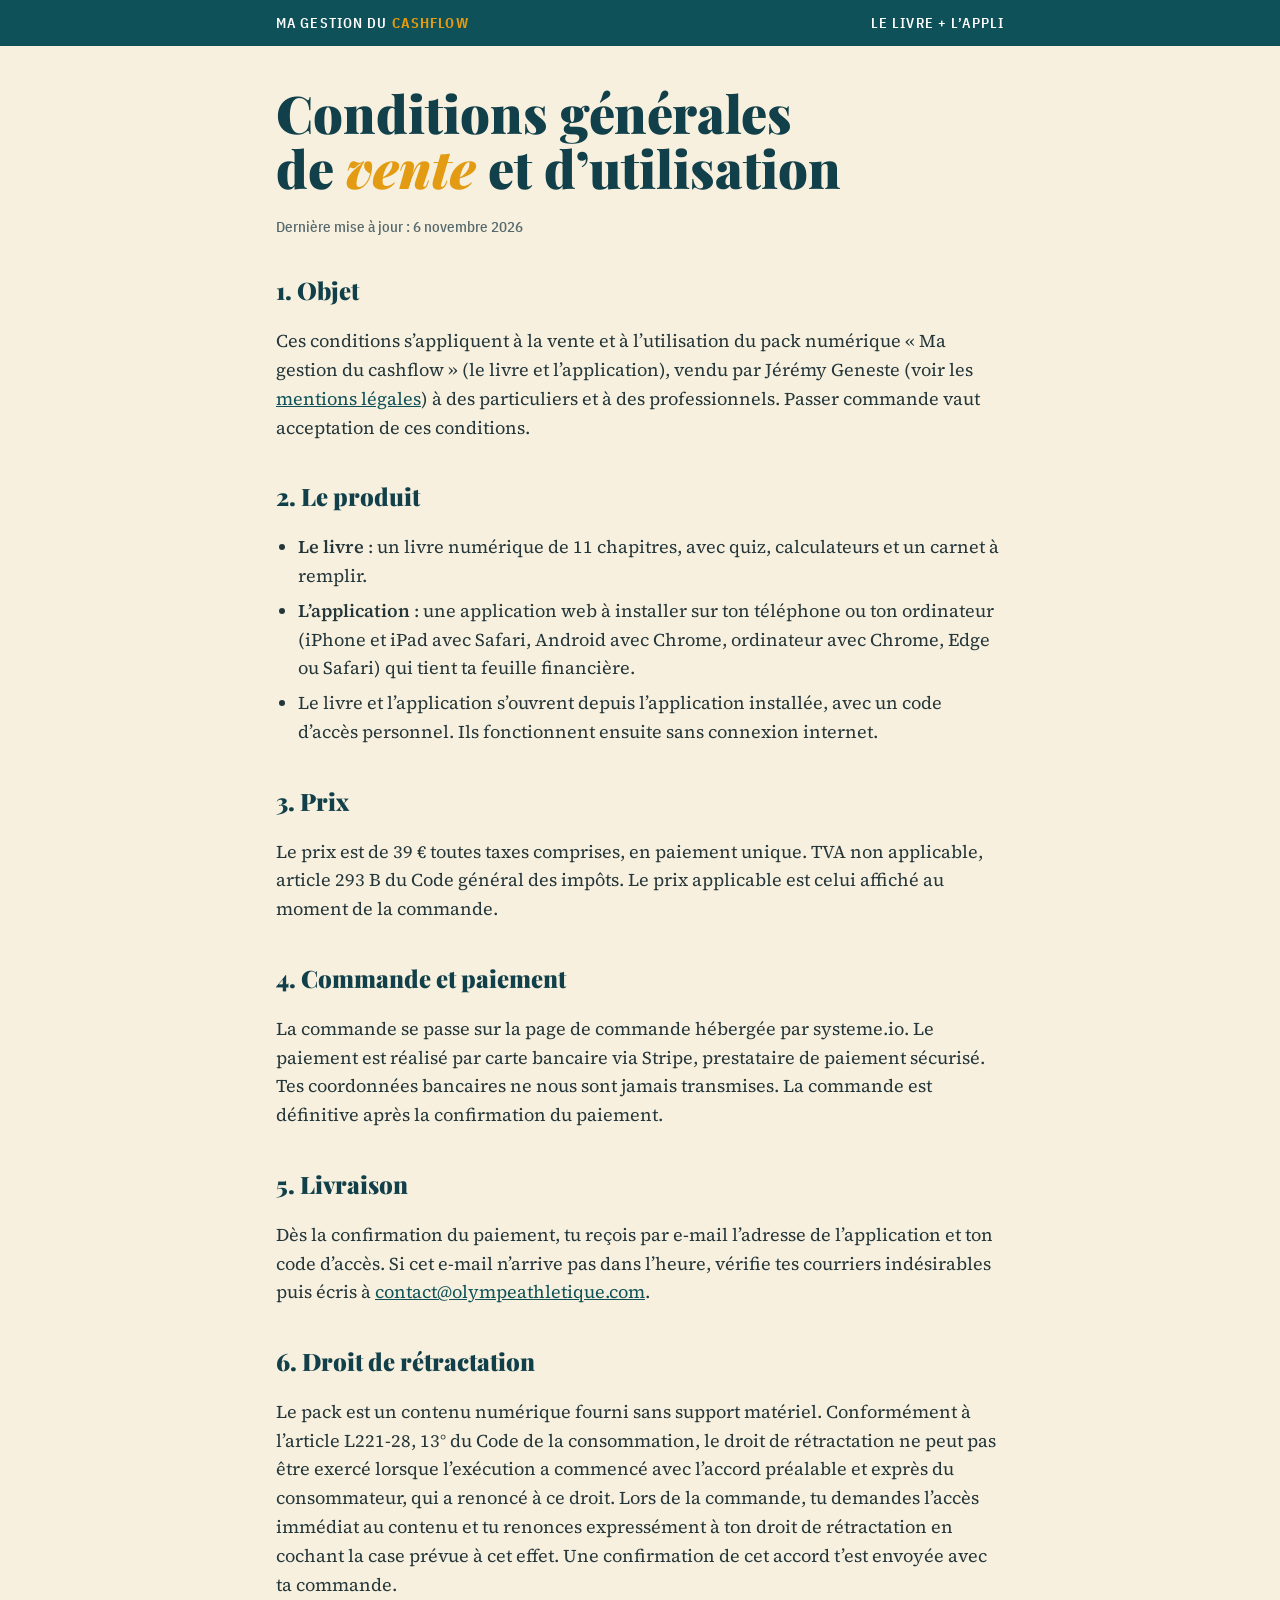
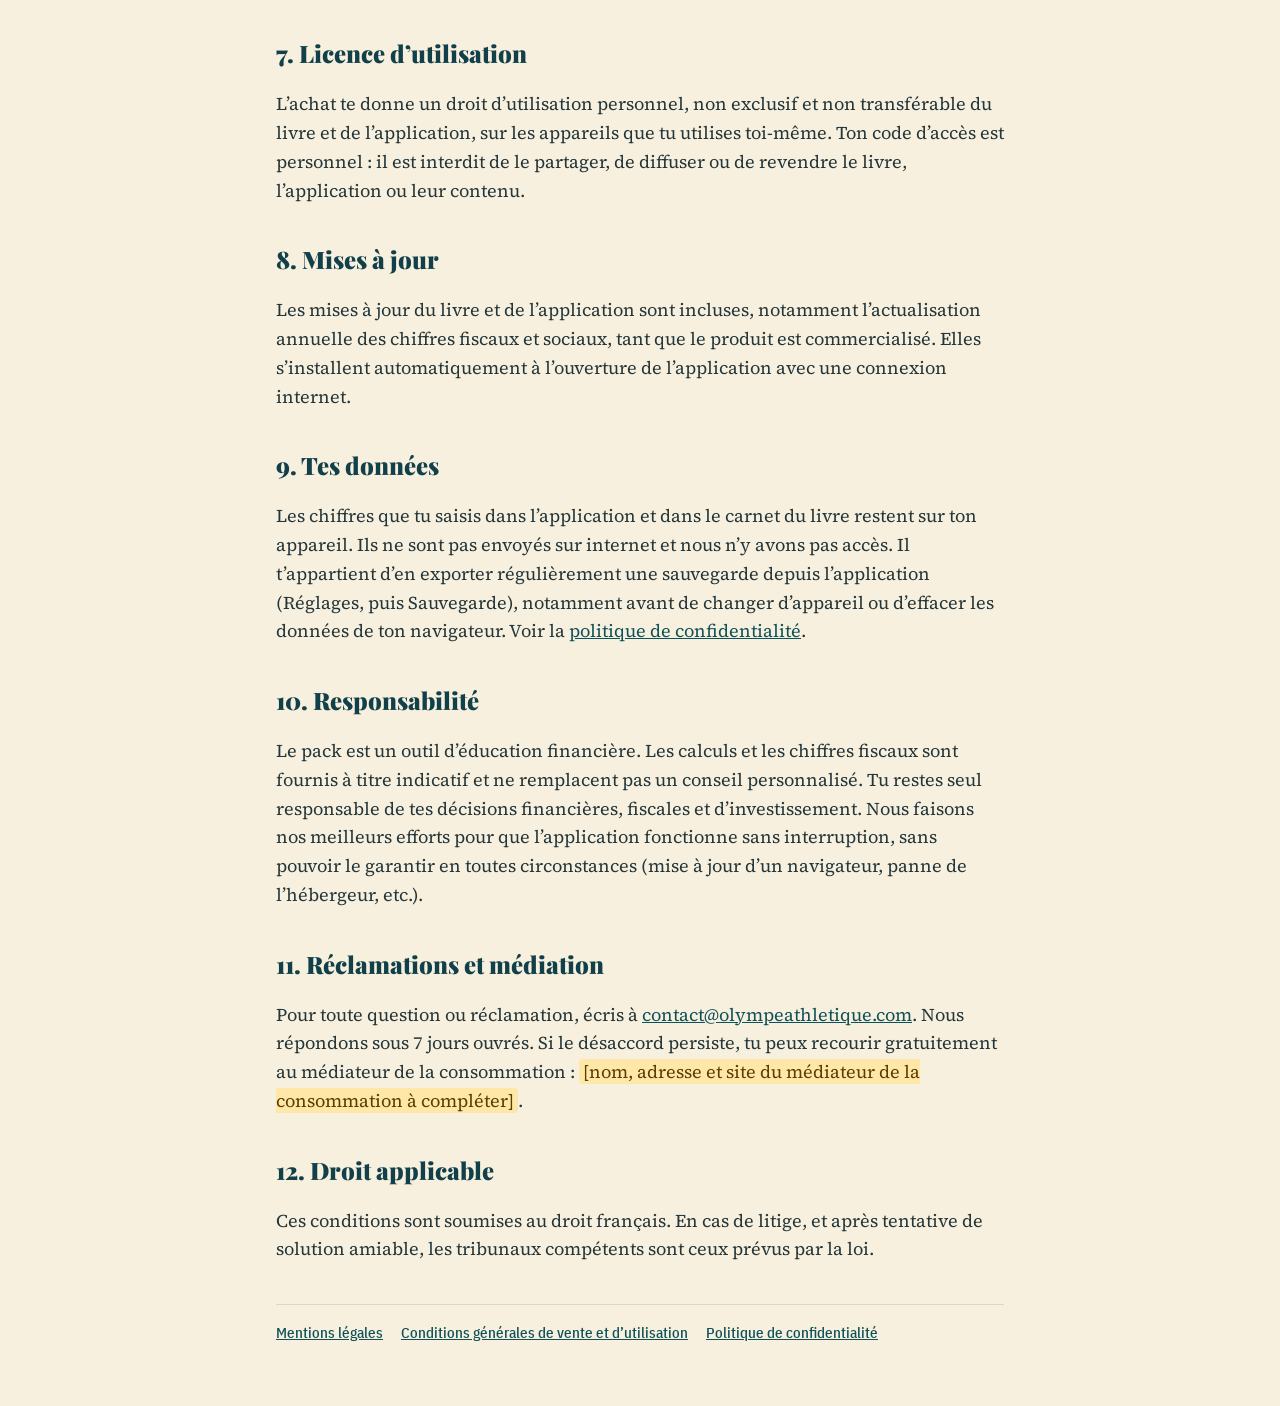
<file: cgv.html>
<!doctype html><html lang="fr"><head><meta charset="utf-8"><meta name="viewport" content="width=device-width,initial-scale=1,viewport-fit=cover"><title>Conditions générales de vente et d’utilisation · Ma gestion du cashflow</title><meta name="theme-color" content="#14251f"><meta name="apple-mobile-web-app-capable" content="yes"><meta name="mobile-web-app-capable" content="yes"><meta name="apple-mobile-web-app-title" content="Cashflow"><meta name="apple-mobile-web-app-status-bar-style" content="black-translucent"><link rel="manifest" href="manifest.webmanifest"><link rel="icon" type="image/png" href="icons/favicon-32.png"><link rel="apple-touch-icon" href="icons/apple-touch-icon.png"><link rel="stylesheet" href="fonts.css"><style>:root{color-scheme:light;padding-top:env(safe-area-inset-top,0px);padding-bottom:env(safe-area-inset-bottom,0px)}body{margin:0;font:14px/1.4 system-ui,-apple-system,"Segoe UI",Roboto,sans-serif}img{max-width:100%}[hidden]{display:none!important}</style></head><body><meta name="robots" content="noindex"><style>
:root{--paper:#f7f0de;--sheet:#fffdf7;--ink:#12404a;--text:#24363a;--muted:#55686b;--rule:#e2d6b8;--gold:#e29b12;--band:#0e5158;
  --serif:"Playfair Display",Georgia,serif;--body:"Source Serif 4",Charter,Georgia,serif;--label:"IBM Plex Sans Condensed","Arial Narrow",Arial,sans-serif}
@media (prefers-color-scheme: dark){:root:not([data-theme="light"]){--paper:#10191a;--sheet:#162224;--ink:#e8f0ee;--text:#d6e0de;--muted:#9fb1ae;--rule:#2b3b3d;--gold:#f0b23a;--band:#0e5158;color-scheme:dark}}
:root[data-theme="dark"]{--paper:#10191a;--sheet:#162224;--ink:#e8f0ee;--text:#d6e0de;--muted:#9fb1ae;--rule:#2b3b3d;--gold:#f0b23a;--band:#0e5158;color-scheme:dark}
*{box-sizing:border-box}
body{background:var(--paper);color:var(--text);font-family:var(--body);font-size:18px;line-height:1.6}
a{color:var(--band)}@media (prefers-color-scheme: dark){:root:not([data-theme="light"]) a{color:#7fd0d6}}
.top{background:var(--band);color:#fff}
.top .in,.wrap{max-width:760px;margin:0 auto;padding-left:max(16px,env(safe-area-inset-left,0px));padding-right:max(16px,env(safe-area-inset-right,0px))}
.top .in{padding-block:14px;display:flex;flex-wrap:wrap;justify-content:space-between;gap:8px 20px;align-items:center;font:600 14px/1.3 var(--label);letter-spacing:.08em;text-transform:uppercase}
.top a{color:#fff;text-decoration:none}.top a b{color:var(--gold)}
.wrap{padding-block:40px 64px;display:grid;gap:22px}
h1{margin:0;font:900 clamp(34px,7vw,52px)/1.05 var(--serif);color:var(--ink);text-wrap:balance}
h1 em{color:var(--gold)}
.maj{margin:0;font:500 15px var(--label);color:var(--muted)}
h2{margin:18px 0 0;font:700 24px/1.2 var(--serif);color:var(--ink)}
p,ul{margin:0}ul{padding-left:1.2em;display:grid;gap:6px}
.card{background:var(--sheet);border:1px solid var(--rule);border-radius:14px;padding:18px 20px;display:grid;gap:6px}
.card b{font-family:var(--label);font-weight:700;letter-spacing:.02em}
mark.todo{background:#ffe7a8;color:#5a3d00;padding:0 4px;border-radius:4px}
nav.legal{display:flex;flex-wrap:wrap;gap:6px 18px;font:500 15px var(--label);border-top:1px solid var(--rule);padding-top:18px;margin-top:18px}
</style><header class="top"><div class="in"><a href="pack.html">Ma gestion du <b>cashflow</b></a><span>Le livre + l’appli</span></div></header><main class="wrap"><h1>Conditions générales de <em>vente</em> et d’utilisation</h1><p class="maj">Dernière mise à jour : 6 novembre 2026</p>
<h2>1. Objet</h2>
<p>Ces conditions s’appliquent à la vente et à l’utilisation du pack numérique « Ma gestion du cashflow » (le livre et l’application), vendu par Jérémy Geneste (voir les <a href="mentions-legales.html">mentions légales</a>) à des particuliers et à des professionnels. Passer commande vaut acceptation de ces conditions.</p>
<h2>2. Le produit</h2>
<ul>
<li><b>Le livre</b> : un livre numérique de 11 chapitres, avec quiz, calculateurs et un carnet à remplir.</li>
<li><b>L’application</b> : une application web à installer sur ton téléphone ou ton ordinateur (iPhone et iPad avec Safari, Android avec Chrome, ordinateur avec Chrome, Edge ou Safari) qui tient ta feuille financière.</li>
<li>Le livre et l’application s’ouvrent depuis l’application installée, avec un code d’accès personnel. Ils fonctionnent ensuite sans connexion internet.</li>
</ul>
<h2>3. Prix</h2>
<p>Le prix est de 39 € toutes taxes comprises, en paiement unique. TVA non applicable, article 293 B du Code général des impôts. Le prix applicable est celui affiché au moment de la commande.</p>
<h2>4. Commande et paiement</h2>
<p>La commande se passe sur la page de commande hébergée par systeme.io. Le paiement est réalisé par carte bancaire via Stripe, prestataire de paiement sécurisé. Tes coordonnées bancaires ne nous sont jamais transmises. La commande est définitive après la confirmation du paiement.</p>
<h2>5. Livraison</h2>
<p>Dès la confirmation du paiement, tu reçois par e-mail l’adresse de l’application et ton code d’accès. Si cet e-mail n’arrive pas dans l’heure, vérifie tes courriers indésirables puis écris à <a href="mailto:contact@olympeathletique.com">contact@olympeathletique.com</a>.</p>
<h2>6. Droit de rétractation</h2>
<p>Le pack est un contenu numérique fourni sans support matériel. Conformément à l’article L221-28, 13° du Code de la consommation, le droit de rétractation ne peut pas être exercé lorsque l’exécution a commencé avec l’accord préalable et exprès du consommateur, qui a renoncé à ce droit. Lors de la commande, tu demandes l’accès immédiat au contenu et tu renonces expressément à ton droit de rétractation en cochant la case prévue à cet effet. Une confirmation de cet accord t’est envoyée avec ta commande.</p>
<h2>7. Licence d’utilisation</h2>
<p>L’achat te donne un droit d’utilisation personnel, non exclusif et non transférable du livre et de l’application, sur les appareils que tu utilises toi-même. Ton code d’accès est personnel : il est interdit de le partager, de diffuser ou de revendre le livre, l’application ou leur contenu.</p>
<h2>8. Mises à jour</h2>
<p>Les mises à jour du livre et de l’application sont incluses, notamment l’actualisation annuelle des chiffres fiscaux et sociaux, tant que le produit est commercialisé. Elles s’installent automatiquement à l’ouverture de l’application avec une connexion internet.</p>
<h2>9. Tes données</h2>
<p>Les chiffres que tu saisis dans l’application et dans le carnet du livre restent sur ton appareil. Ils ne sont pas envoyés sur internet et nous n’y avons pas accès. Il t’appartient d’en exporter régulièrement une sauvegarde depuis l’application (Réglages, puis Sauvegarde), notamment avant de changer d’appareil ou d’effacer les données de ton navigateur. Voir la <a href="confidentialite.html">politique de confidentialité</a>.</p>
<h2>10. Responsabilité</h2>
<p>Le pack est un outil d’éducation financière. Les calculs et les chiffres fiscaux sont fournis à titre indicatif et ne remplacent pas un conseil personnalisé. Tu restes seul responsable de tes décisions financières, fiscales et d’investissement. Nous faisons nos meilleurs efforts pour que l’application fonctionne sans interruption, sans pouvoir le garantir en toutes circonstances (mise à jour d’un navigateur, panne de l’hébergeur, etc.).</p>
<h2>11. Réclamations et médiation</h2>
<p>Pour toute question ou réclamation, écris à <a href="mailto:contact@olympeathletique.com">contact@olympeathletique.com</a>. Nous répondons sous 7 jours ouvrés. Si le désaccord persiste, tu peux recourir gratuitement au médiateur de la consommation : <mark class="todo">[nom, adresse et site du médiateur de la consommation à compléter]</mark>.</p>
<h2>12. Droit applicable</h2>
<p>Ces conditions sont soumises au droit français. En cas de litige, et après tentative de solution amiable, les tribunaux compétents sont ceux prévus par la loi.</p>
<nav class="legal"><a href="mentions-legales.html">Mentions légales</a><a href="cgv.html" aria-current="page">Conditions générales de vente et d’utilisation</a><a href="confidentialite.html">Politique de confidentialité</a></nav></main></body></html>
</file>
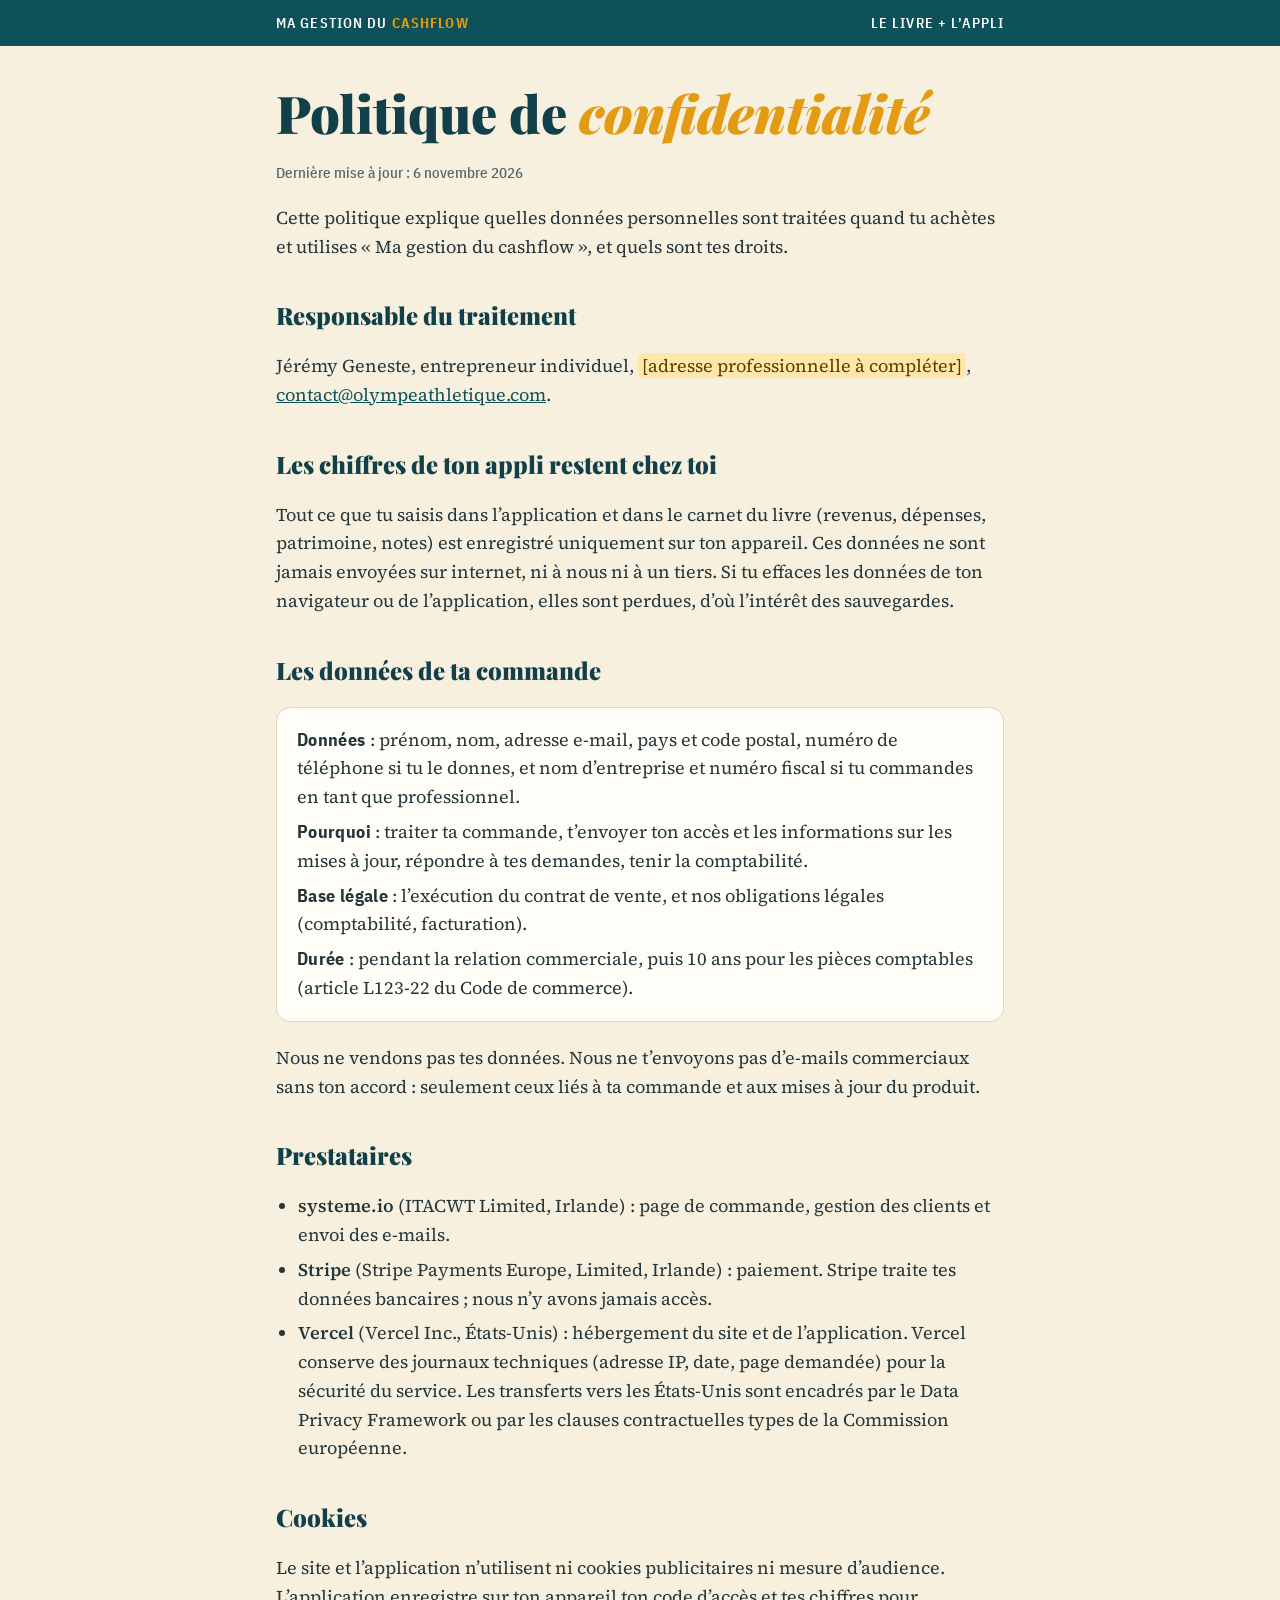
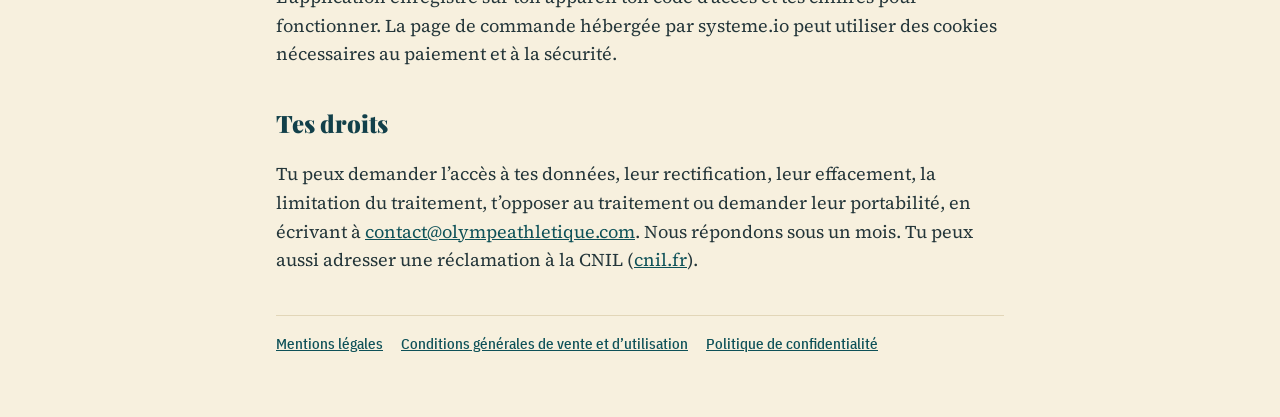
<file: confidentialite.html>
<!doctype html><html lang="fr"><head><meta charset="utf-8"><meta name="viewport" content="width=device-width,initial-scale=1,viewport-fit=cover"><title>Politique de confidentialité · Ma gestion du cashflow</title><meta name="theme-color" content="#14251f"><meta name="apple-mobile-web-app-capable" content="yes"><meta name="mobile-web-app-capable" content="yes"><meta name="apple-mobile-web-app-title" content="Cashflow"><meta name="apple-mobile-web-app-status-bar-style" content="black-translucent"><link rel="manifest" href="manifest.webmanifest"><link rel="icon" type="image/png" href="icons/favicon-32.png"><link rel="apple-touch-icon" href="icons/apple-touch-icon.png"><link rel="stylesheet" href="fonts.css"><style>:root{color-scheme:light;padding-top:env(safe-area-inset-top,0px);padding-bottom:env(safe-area-inset-bottom,0px)}body{margin:0;font:14px/1.4 system-ui,-apple-system,"Segoe UI",Roboto,sans-serif}img{max-width:100%}[hidden]{display:none!important}</style></head><body><meta name="robots" content="noindex"><style>
:root{--paper:#f7f0de;--sheet:#fffdf7;--ink:#12404a;--text:#24363a;--muted:#55686b;--rule:#e2d6b8;--gold:#e29b12;--band:#0e5158;
  --serif:"Playfair Display",Georgia,serif;--body:"Source Serif 4",Charter,Georgia,serif;--label:"IBM Plex Sans Condensed","Arial Narrow",Arial,sans-serif}
@media (prefers-color-scheme: dark){:root:not([data-theme="light"]){--paper:#10191a;--sheet:#162224;--ink:#e8f0ee;--text:#d6e0de;--muted:#9fb1ae;--rule:#2b3b3d;--gold:#f0b23a;--band:#0e5158;color-scheme:dark}}
:root[data-theme="dark"]{--paper:#10191a;--sheet:#162224;--ink:#e8f0ee;--text:#d6e0de;--muted:#9fb1ae;--rule:#2b3b3d;--gold:#f0b23a;--band:#0e5158;color-scheme:dark}
*{box-sizing:border-box}
body{background:var(--paper);color:var(--text);font-family:var(--body);font-size:18px;line-height:1.6}
a{color:var(--band)}@media (prefers-color-scheme: dark){:root:not([data-theme="light"]) a{color:#7fd0d6}}
.top{background:var(--band);color:#fff}
.top .in,.wrap{max-width:760px;margin:0 auto;padding-left:max(16px,env(safe-area-inset-left,0px));padding-right:max(16px,env(safe-area-inset-right,0px))}
.top .in{padding-block:14px;display:flex;flex-wrap:wrap;justify-content:space-between;gap:8px 20px;align-items:center;font:600 14px/1.3 var(--label);letter-spacing:.08em;text-transform:uppercase}
.top a{color:#fff;text-decoration:none}.top a b{color:var(--gold)}
.wrap{padding-block:40px 64px;display:grid;gap:22px}
h1{margin:0;font:900 clamp(34px,7vw,52px)/1.05 var(--serif);color:var(--ink);text-wrap:balance}
h1 em{color:var(--gold)}
.maj{margin:0;font:500 15px var(--label);color:var(--muted)}
h2{margin:18px 0 0;font:700 24px/1.2 var(--serif);color:var(--ink)}
p,ul{margin:0}ul{padding-left:1.2em;display:grid;gap:6px}
.card{background:var(--sheet);border:1px solid var(--rule);border-radius:14px;padding:18px 20px;display:grid;gap:6px}
.card b{font-family:var(--label);font-weight:700;letter-spacing:.02em}
mark.todo{background:#ffe7a8;color:#5a3d00;padding:0 4px;border-radius:4px}
nav.legal{display:flex;flex-wrap:wrap;gap:6px 18px;font:500 15px var(--label);border-top:1px solid var(--rule);padding-top:18px;margin-top:18px}
</style><header class="top"><div class="in"><a href="pack.html">Ma gestion du <b>cashflow</b></a><span>Le livre + l’appli</span></div></header><main class="wrap"><h1>Politique de <em>confidentialité</em></h1><p class="maj">Dernière mise à jour : 6 novembre 2026</p>
<p>Cette politique explique quelles données personnelles sont traitées quand tu achètes et utilises « Ma gestion du cashflow », et quels sont tes droits.</p>
<h2>Responsable du traitement</h2>
<p>Jérémy Geneste, entrepreneur individuel, <mark class="todo">[adresse professionnelle à compléter]</mark>, <a href="mailto:contact@olympeathletique.com">contact@olympeathletique.com</a>.</p>
<h2>Les chiffres de ton appli restent chez toi</h2>
<p>Tout ce que tu saisis dans l’application et dans le carnet du livre (revenus, dépenses, patrimoine, notes) est enregistré uniquement sur ton appareil. Ces données ne sont jamais envoyées sur internet, ni à nous ni à un tiers. Si tu effaces les données de ton navigateur ou de l’application, elles sont perdues, d’où l’intérêt des sauvegardes.</p>
<h2>Les données de ta commande</h2>
<div class="card">
<p><b>Données</b> : prénom, nom, adresse e-mail, pays et code postal, numéro de téléphone si tu le donnes, et nom d’entreprise et numéro fiscal si tu commandes en tant que professionnel.</p>
<p><b>Pourquoi</b> : traiter ta commande, t’envoyer ton accès et les informations sur les mises à jour, répondre à tes demandes, tenir la comptabilité.</p>
<p><b>Base légale</b> : l’exécution du contrat de vente, et nos obligations légales (comptabilité, facturation).</p>
<p><b>Durée</b> : pendant la relation commerciale, puis 10 ans pour les pièces comptables (article L123-22 du Code de commerce).</p>
</div>
<p>Nous ne vendons pas tes données. Nous ne t’envoyons pas d’e-mails commerciaux sans ton accord : seulement ceux liés à ta commande et aux mises à jour du produit.</p>
<h2>Prestataires</h2>
<ul>
<li><b>systeme.io</b> (ITACWT Limited, Irlande) : page de commande, gestion des clients et envoi des e-mails.</li>
<li><b>Stripe</b> (Stripe Payments Europe, Limited, Irlande) : paiement. Stripe traite tes données bancaires ; nous n’y avons jamais accès.</li>
<li><b>Vercel</b> (Vercel Inc., États-Unis) : hébergement du site et de l’application. Vercel conserve des journaux techniques (adresse IP, date, page demandée) pour la sécurité du service. Les transferts vers les États-Unis sont encadrés par le Data Privacy Framework ou par les clauses contractuelles types de la Commission européenne.</li>
</ul>
<h2>Cookies</h2>
<p>Le site et l’application n’utilisent ni cookies publicitaires ni mesure d’audience. L’application enregistre sur ton appareil ton code d’accès et tes chiffres pour fonctionner. La page de commande hébergée par systeme.io peut utiliser des cookies nécessaires au paiement et à la sécurité.</p>
<h2>Tes droits</h2>
<p>Tu peux demander l’accès à tes données, leur rectification, leur effacement, la limitation du traitement, t’opposer au traitement ou demander leur portabilité, en écrivant à <a href="mailto:contact@olympeathletique.com">contact@olympeathletique.com</a>. Nous répondons sous un mois. Tu peux aussi adresser une réclamation à la CNIL (<a href="https://www.cnil.fr">cnil.fr</a>).</p>
<nav class="legal"><a href="mentions-legales.html">Mentions légales</a><a href="cgv.html">Conditions générales de vente et d’utilisation</a><a href="confidentialite.html" aria-current="page">Politique de confidentialité</a></nav></main></body></html>
</file>
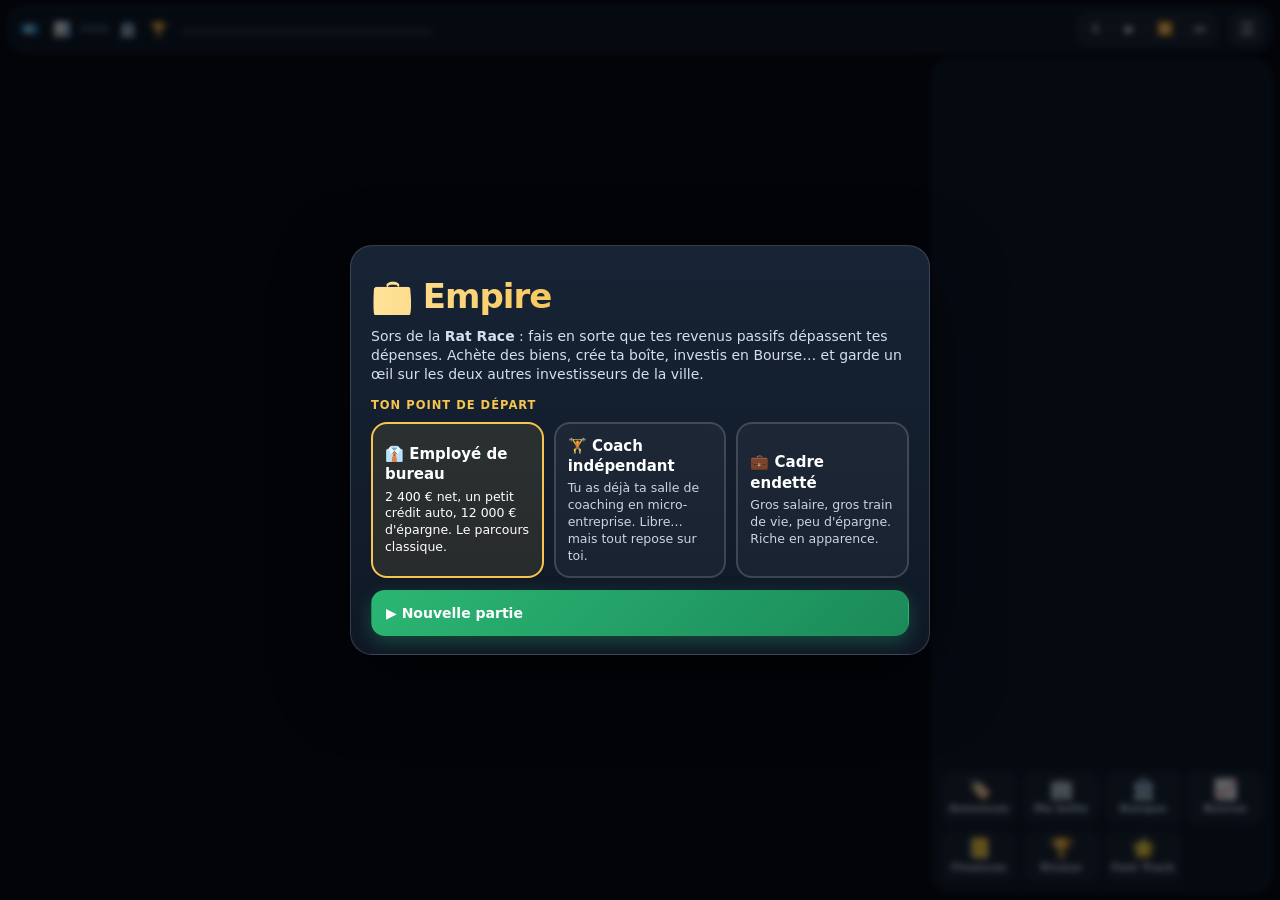
<file: livre.html>
<!doctype html><html lang="fr"><head><meta charset="utf-8"><meta name="viewport" content="width=device-width,initial-scale=1,viewport-fit=cover"><title>Ma gestion du cashflow</title><meta name="theme-color" content="#14251f"><meta name="apple-mobile-web-app-capable" content="yes"><meta name="mobile-web-app-capable" content="yes"><meta name="apple-mobile-web-app-title" content="Cashflow"><meta name="apple-mobile-web-app-status-bar-style" content="black-translucent"><link rel="manifest" href="manifest.webmanifest"><link rel="icon" type="image/png" href="icons/favicon-32.png"><link rel="apple-touch-icon" href="icons/apple-touch-icon.png"><link rel="stylesheet" href="fonts.css"><style>:root{color-scheme:light;padding-top:env(safe-area-inset-top,0px);padding-bottom:env(safe-area-inset-bottom,0px)}body{margin:0;font:14px/1.4 system-ui,-apple-system,"Segoe UI",Roboto,sans-serif}img{max-width:100%}[hidden]{display:none!important}</style><script src="params.js"></script><script src="shell.js"></script></head><body>


<style>
/* Mise en page : un carnet de comptes. Colonne de lecture à 65 caractères, sommaire en marge comme une table des matières de registre, chiffres en police mono comme dans un livre de caisse. */
:root{
  --paper:#f3f5f1; --sheet:#fbfcfa; --ink:#14251f; --muted:#5d6e66; --rule:#d5ded8; --ledger:#e3ebe5;
  --teal:#0b7f8f; --teal-soft:#d9eef0; --gold:#c48a12; --gold-soft:#f6ead0; --red:#c2412d; --green:#2a7a4b;
  --f-display:"Gloock","Georgia",serif;
  --f-body:"Source Serif 4","Charter","Georgia",serif;
  --f-label:"IBM Plex Sans Condensed","Arial Narrow","Helvetica Neue",Arial,sans-serif;
  --f-mono:"IBM Plex Mono",ui-monospace,"SFMono-Regular",Menlo,monospace;
  --r:14px;
}
@media (prefers-color-scheme: dark){:root:not([data-theme="light"]){
  --paper:#0f1714; --sheet:#151f1b; --ink:#e4ece7; --muted:#9aaba3; --rule:#2a3832; --ledger:#1d2a25;
  --teal:#4fc2cf; --teal-soft:#123437; --gold:#e3b14a; --gold-soft:#33290f; --red:#f07a63; --green:#5cc489; color-scheme:dark}}
:root[data-theme="dark"]{
  --paper:#0f1714; --sheet:#151f1b; --ink:#e4ece7; --muted:#9aaba3; --rule:#2a3832; --ledger:#1d2a25;
  --teal:#4fc2cf; --teal-soft:#123437; --gold:#e3b14a; --gold-soft:#33290f; --red:#f07a63; --green:#5cc489; color-scheme:dark}

*{box-sizing:border-box}
body{background:var(--paper);color:var(--ink);font-family:var(--f-body);font-size:18px;line-height:1.62;-webkit-text-size-adjust:100%}
a{color:var(--teal)}
:focus-visible{outline:2px solid var(--teal);outline-offset:3px}
h1,h2,h3,h4{text-wrap:balance;margin:0}
.num,.mono{font-family:var(--f-mono);font-variant-numeric:tabular-nums}

.shell{display:grid;grid-template-columns:1fr;max-width:1180px;margin:0 auto;padding-left:max(16px,env(safe-area-inset-left,0px));padding-right:max(16px,env(safe-area-inset-right,0px));padding-block:0 80px;gap:0 48px}
@media (min-width:980px){.shell{grid-template-columns:270px minmax(0,1fr)}}


/* Couverture : la première page du livre est sa couverture imprimée, en grand. */
.cover{grid-column:1/-1;display:grid;justify-items:center;gap:26px;padding-block:20px 34px;border-bottom:1px solid var(--rule)}
.sr{position:absolute;width:1px;height:1px;overflow:hidden;clip:rect(0 0 0 0);white-space:nowrap}
.book-cover{margin:0;width:min(100%,640px)}
.book-cover img{display:block;width:100%;height:auto;border-radius:4px 12px 12px 4px;box-shadow:-12px 0 0 -5px #d9cba6,0 34px 70px rgba(18,64,74,.32),0 6px 14px rgba(18,64,74,.18)}
.cover-meta{display:grid;justify-items:center;gap:12px;text-align:center;max-width:62ch}
.cover-kick{margin:0;font-family:var(--f-label);font-weight:600;letter-spacing:.14em;text-transform:uppercase;font-size:13px;color:var(--teal)}
.cover-desc{margin:0;color:var(--muted);font-size:18px}
.cover-ledger{display:flex;flex-wrap:wrap;justify-content:center;gap:8px 24px;font-family:var(--f-mono);font-size:14px;color:var(--muted)}
.cover-ledger b{color:var(--ink);font-weight:600}

/* Sommaire */
.toc{position:relative;padding-block:24px 8px}
@media (min-width:980px){.toc{position:sticky;top:env(safe-area-inset-top,0px);align-self:start;max-height:100vh;overflow:auto;padding-block:30px 30px}}
.toc-h{display:flex;justify-content:space-between;align-items:baseline;gap:10px;font-family:var(--f-label);font-weight:700;font-size:13px;letter-spacing:.12em;text-transform:uppercase;color:var(--muted);margin-bottom:10px}
.toc-toggle{display:none}
@media (max-width:979px){.toc-toggle{display:inline-flex;font-family:var(--f-label);font-weight:600;font-size:14px;background:var(--sheet);border:1px solid var(--rule);border-radius:999px;padding:6px 14px;color:var(--ink);cursor:pointer}.toc.closed ol{display:none}}
.prog{height:6px;border-radius:99px;background:var(--ledger);overflow:hidden;margin:0 0 14px}
.prog i{display:block;height:100%;background:var(--gold);transition:width .4s}
.toc ol{list-style:none;margin:0;padding:0;display:grid;gap:2px}
.toc li a{display:grid;grid-template-columns:34px 1fr auto;gap:6px;align-items:baseline;text-decoration:none;color:var(--ink);padding:7px 8px;border-radius:8px;font-family:var(--f-label);font-weight:500;font-size:15.5px;line-height:1.3}
.toc li a .n{font-family:var(--f-mono);font-size:13px;color:var(--muted)}
.toc li a .st{font-family:var(--f-mono);font-size:12px;color:var(--muted)}
.toc li a:hover{background:var(--ledger)}
.toc li a[aria-current="page"]{background:var(--teal-soft);color:var(--ink)}
.toc li a.locked{color:var(--muted)}
.toc li a.done .st{color:var(--green)}

/* Chapitre */
main{min-width:0;padding-block:30px 0}
.chap{max-width:68ch}
.chap-num{font-family:var(--f-mono);font-size:14px;color:var(--teal);letter-spacing:.06em}
.chap h2{font-family:var(--f-display);font-weight:400;font-size:clamp(34px,5.2vw,54px);line-height:1.05;margin:6px 0 6px}
.chap .lede{font-style:italic;color:var(--muted);font-size:19.5px;margin:0 0 26px}
.chap p{margin:0 0 1em}
.chap h3{font-family:var(--f-label);font-weight:700;font-size:15px;letter-spacing:.12em;text-transform:uppercase;color:var(--teal);margin:34px 0 12px}
.story p:first-child::first-letter{font-family:var(--f-display);float:left;font-size:3.5em;line-height:.85;padding:6px 10px 0 0;color:var(--gold)}
.dialog{border-left:3px solid var(--gold);padding:2px 0 2px 16px;margin:0 0 1em}
.dialog p{margin:0 0 .5em}
.dialog .who{font-family:var(--f-label);font-weight:700;font-size:13px;letter-spacing:.1em;text-transform:uppercase;color:var(--gold)}

/* Encadrés : ce que Léo a compris / à toi */
.learn,.todo,.warn{border-radius:var(--r);padding:18px 20px;margin:26px 0;display:grid;gap:8px}
.learn{background:var(--teal-soft)}
.todo{background:var(--sheet);border:1.5px dashed var(--teal)}
.warn{background:var(--gold-soft)}
.learn h4,.todo h4,.warn h4{font-family:var(--f-label);font-weight:700;font-size:13px;letter-spacing:.12em;text-transform:uppercase}
.learn h4{color:var(--teal)} .todo h4{color:var(--teal)} .warn h4{color:var(--gold)}
.learn ul,.todo ol,.todo ul{margin:0;padding-left:1.2em;display:grid;gap:6px}
.learn p,.todo p,.warn p{margin:0}

/* Tableaux de chiffres façon registre */
.tbl{overflow-x:auto;margin:22px 0;border:1px solid var(--rule);border-radius:var(--r);background:var(--sheet)}
table{border-collapse:collapse;width:100%;min-width:520px;font-size:15.5px}
th,td{padding:10px 12px;text-align:left;border-bottom:1px solid var(--rule);vertical-align:top}
thead th{font-family:var(--f-label);font-weight:700;font-size:13px;letter-spacing:.08em;text-transform:uppercase;color:var(--muted);background:var(--ledger)}
tbody tr:last-child td{border-bottom:0}
td.n{font-family:var(--f-mono);font-variant-numeric:tabular-nums;white-space:nowrap;text-align:right}

/* Feuille Rich Dad miniature */
.sheet{display:grid;grid-template-columns:1fr 1fr;border:2px solid var(--ink);border-radius:6px;overflow:hidden;margin:24px 0;background:var(--sheet);font-size:15px}
.sheet>div{padding:12px 14px;min-width:0}
.sheet .hd{grid-column:1/-1;background:var(--ink);color:var(--paper);font-family:var(--f-label);font-weight:700;letter-spacing:.14em;text-transform:uppercase;font-size:12.5px;padding:7px 14px}
.sheet .cell+.cell{border-left:1px solid var(--rule)}
.sheet .cell h5{margin:0 0 6px;font-family:var(--f-label);font-weight:700;font-size:13px;letter-spacing:.08em;text-transform:uppercase;color:var(--teal)}
.sheet .ln{display:flex;justify-content:space-between;gap:8px;border-bottom:1px dotted var(--rule);padding:3px 0}
.sheet .ln b{font-family:var(--f-mono);font-weight:600}
.sheet .ln.pay{border-bottom:0;margin-top:6px;color:var(--gold)}
@media (max-width:520px){.sheet{grid-template-columns:1fr}.sheet .cell+.cell{border-left:0;border-top:1px solid var(--rule)}}

/* Calculateurs */
.calc{background:var(--sheet);border:1px solid var(--rule);border-radius:var(--r);padding:18px 20px;margin:26px 0;display:grid;gap:14px}
.calc h4{font-family:var(--f-label);font-weight:700;font-size:13px;letter-spacing:.12em;text-transform:uppercase;color:var(--muted)}
.calc .fields{display:grid;grid-template-columns:repeat(auto-fit,minmax(150px,1fr));gap:12px}
.calc label{display:grid;gap:4px;font-family:var(--f-label);font-weight:600;font-size:14px}
.calc input{font-family:var(--f-mono);font-size:17px;padding:9px 11px;border:1.5px solid var(--rule);border-radius:10px;background:var(--paper);color:var(--ink);width:100%}
.calc .out{display:grid;grid-template-columns:repeat(auto-fit,minmax(170px,1fr));gap:12px}
.calc .out div{background:var(--ledger);border-radius:10px;padding:10px 12px}
.calc .out span{display:block;font-family:var(--f-label);font-size:13px;color:var(--muted)}
.calc .out b{font-family:var(--f-mono);font-size:21px;font-weight:600}
.gauge{height:14px;border-radius:99px;background:var(--ledger);position:relative;overflow:hidden}
.gauge i{position:absolute;inset:0 auto 0 0;background:var(--gold);border-radius:99px;transition:width .3s}
.gauge-l{display:flex;justify-content:space-between;font-family:var(--f-mono);font-size:12.5px;color:var(--muted)}
.calc svg{width:100%;height:auto;display:block}

/* Quiz */
.quiz{margin:40px 0 10px;border:2px solid var(--ink);border-radius:var(--r);background:var(--sheet);overflow:hidden}
.quiz-h{background:var(--ink);color:var(--paper);padding:12px 18px;display:flex;justify-content:space-between;align-items:baseline;gap:10px;flex-wrap:wrap}
.quiz-h b{font-family:var(--f-label);font-weight:700;letter-spacing:.12em;text-transform:uppercase;font-size:13px}
.quiz-h span{font-family:var(--f-mono);font-size:13px;opacity:.8}
.q{padding:16px 18px;border-bottom:1px solid var(--rule)}
.q:last-of-type{border-bottom:0}
.q p.qt{font-weight:600;margin:0 0 10px}
.opts{display:grid;gap:8px}
.opt{display:flex;gap:10px;align-items:flex-start;text-align:left;font:inherit;font-size:16.5px;line-height:1.45;background:var(--paper);color:var(--ink);border:1.5px solid var(--rule);border-radius:10px;padding:10px 12px;cursor:pointer}
.opt:hover{border-color:var(--teal)}
.opt .k{font-family:var(--f-mono);font-weight:600;color:var(--muted);flex:none}
.opt.ok{border-color:var(--green);background:color-mix(in srgb,var(--green) 12%,var(--paper))}
.opt.ko{border-color:var(--red);background:color-mix(in srgb,var(--red) 10%,var(--paper))}
.fb{font-size:15.5px;margin-top:8px;color:var(--muted)}
.fb b{color:var(--ink)}
.quiz-f{padding:14px 18px;display:flex;gap:12px;align-items:center;flex-wrap:wrap;background:var(--ledger)}
.quiz-f .sp{flex:1}
.btn{font-family:var(--f-label);font-weight:700;font-size:15.5px;letter-spacing:.02em;border-radius:999px;padding:11px 20px;border:1.5px solid var(--ink);background:var(--ink);color:var(--paper);cursor:pointer;text-decoration:none;display:inline-flex;gap:8px;align-items:center}
.btn.ghost{background:transparent;color:var(--ink)}
.btn[disabled]{opacity:.4;cursor:not-allowed}
.nav{display:flex;justify-content:space-between;gap:12px;flex-wrap:wrap;margin:30px 0 0}
.lockmsg{background:var(--gold-soft);border-radius:var(--r);padding:18px 20px}
.foot{margin-top:46px;font-size:14.5px;color:var(--muted);border-top:1px solid var(--rule);padding-top:14px;max-width:68ch}
@media (prefers-reduced-motion:reduce){*{transition:none!important}}
/* Carnet : les réponses du lecteur, qui préremplissent l’application */
.carnet{margin:26px 0;border:1.5px solid var(--gold);border-radius:var(--r);background:var(--sheet);overflow:hidden}
.carnet-h{background:var(--gold-soft);padding:12px 18px;display:flex;flex-wrap:wrap;gap:4px 12px;align-items:baseline;justify-content:space-between}
.carnet-h b{font-family:var(--f-label);font-weight:700;font-size:13px;letter-spacing:.12em;text-transform:uppercase;color:var(--gold)}
.carnet-h span{font-family:var(--f-label);font-size:13.5px;color:var(--muted)}
.carnet-b{padding:16px 18px;display:grid;gap:14px}
.cq{display:grid;gap:6px;min-width:0}
.cq>label,.cq>.cl{font-family:var(--f-label);font-weight:600;font-size:15.5px;line-height:1.35}
.cq small{display:block;font-family:var(--f-body);font-weight:400;font-size:14.5px;color:var(--muted)}
.cq .in{display:flex;align-items:center;gap:8px;max-width:340px}
.cq input,.cq textarea,.cq select{font:inherit;font-family:var(--f-mono);font-size:16.5px;padding:9px 11px;border:1.5px solid var(--rule);border-radius:10px;background:var(--paper);color:var(--ink);width:100%;min-width:0}
.cq input[type=text],.cq textarea{font-family:var(--f-body)}
.cq textarea{min-height:84px;resize:vertical}
.cq .u{font-family:var(--f-label);font-size:14px;color:var(--muted);white-space:nowrap}
.cq input:focus,.cq textarea:focus,.cq select:focus{outline:none;border-color:var(--teal);box-shadow:0 0 0 3px var(--teal-soft)}
.chips{display:flex;flex-wrap:wrap;gap:8px}
.chips button{font-family:var(--f-label);font-weight:600;font-size:14.5px;border:1.5px solid var(--rule);background:var(--paper);color:var(--ink);border-radius:999px;padding:7px 13px;cursor:pointer}
.chips button[aria-pressed="true"]{background:var(--teal);border-color:var(--teal);color:var(--paper)}
.chips button:focus-visible{outline:3px solid var(--teal-soft);outline-offset:2px}
.cres{background:var(--ledger);border-radius:10px;padding:10px 12px;display:flex;justify-content:space-between;gap:10px;flex-wrap:wrap;align-items:baseline}
.cres span{font-family:var(--f-label);font-size:14.5px;color:var(--muted)}
.cres b{font-family:var(--f-mono);font-size:20px;font-weight:600}
.cgrid{display:grid;grid-template-columns:repeat(auto-fit,minmax(200px,1fr));gap:14px}
.cbien{border:1px dashed var(--rule);border-radius:12px;padding:14px;display:grid;gap:12px;position:relative}
.cbien h5{margin:0;font-family:var(--f-label);font-weight:700;font-size:14px;letter-spacing:.08em;text-transform:uppercase;color:var(--teal);display:flex;justify-content:space-between;gap:8px;align-items:center}
.lnk{font-family:var(--f-label);font-weight:600;font-size:14px;background:none;border:0;color:var(--teal);cursor:pointer;text-decoration:underline;padding:4px 0}
.csaved{font-family:var(--f-label);font-size:13px;color:var(--green)}
.recap{display:grid;gap:18px}
.recap section{border:1px solid var(--rule);border-radius:var(--r);background:var(--sheet);padding:14px 18px}
.recap h4{margin:0 0 8px;font-family:var(--f-label);font-weight:700;font-size:13px;letter-spacing:.12em;text-transform:uppercase;color:var(--teal);display:flex;justify-content:space-between;gap:8px;flex-wrap:wrap}
.recap h4 a{color:var(--muted);font-weight:600;letter-spacing:0;text-transform:none}
.recap .ln{display:flex;justify-content:space-between;gap:12px;border-bottom:1px dotted var(--rule);padding:5px 0;font-size:15.5px}
.recap .ln:last-child{border-bottom:0}
.recap .ln b{font-family:var(--f-mono);font-weight:600;text-align:right;overflow-wrap:anywhere}
.recap .ln.empty b{color:var(--muted);font-weight:400}
</style>

<div class="shell">
  <header class="cover">
    <h1 class="sr">Ma gestion du cashflow : sortir de la Rat Race et atteindre l’indépendance financière</h1>
    <figure class="book-cover"><img src="couverture.webp" alt="Couverture du livre « Ma gestion du cashflow »" width="640" height="905"></figure>
    <div class="cover-meta">
      <p class="cover-kick">Un roman d’apprentissage financier · édition <span data-p="year" data-f="num">2026</span></p>
      <p class="cover-desc">L’histoire de Léo, 34 ans, qui découvre pourquoi il court sans avancer, et comment il construit, chiffre après chiffre, des revenus qui travaillent pour lui. Les principes de « Père riche, père pauvre » de Robert Kiyosaki, appliqués à la France d’aujourd’hui : statuts, impôts, immobilier, placements.</p>
      <div class="cover-ledger"><span>11 chapitres</span><span>9 quiz</span><span>2 calculateurs</span><span>Lecture ≈ <b>1 h 30</b></span></div>
    </div>
  </header>

  <nav class="toc closed" id="toc" aria-label="Sommaire">
    <div class="toc-h"><span>Sommaire</span><button class="toc-toggle" id="toc-toggle" aria-expanded="false" aria-controls="toc-list">Afficher</button></div>
    <div class="prog" role="progressbar" aria-label="Progression" aria-valuemin="0" aria-valuemax="100" id="prog-bar"><i id="prog" style="width:0%"></i></div>
    <ol id="toc-list"></ol>
  </nav>

  <main id="main" tabindex="-1"></main>
</div>

<!-- ============ CONTENU DES CHAPITRES ============ -->
<template id="c-prologue">
  <div class="chap-num">Prologue</div>
  <h2>Le 27 du mois</h2>
  <p class="lede">Où Léo regarde son compte en banque et ne comprend pas où est passé son salaire.</p>
  <div class="story">
    <p>Le 27, Léo ouvre son appli bancaire comme on soulève un couvercle de casserole oubliée sur le feu. 212,40 €. Le salaire tombe le 30. Trois jours à tenir, un plein d’essence à faire, et l’anniversaire de sa nièce samedi.</p>
    <p>Il gagne pourtant correctement sa vie. Graphiste salarié dans une agence de Lyon, 2 150 € net par mois, plus quelques missions en freelance le soir. Il y a deux ans, il gagnait 1 700 €. Il avait cru qu’avec 450 € de plus, il respirerait. Il ne respire pas mieux. Il a simplement pris un appartement plus grand, une voiture plus récente, et un abonnement à une salle de sport où il va le mardi.</p>
    <p>Ce soir-là, sur le palier, il croise Solène, sa voisine du dessus. Elle a 52 ans, elle porte un vieux pull, elle a l’air de quelqu’un qui n’a jamais regardé son compte le 27. Il sait vaguement qu’elle était plombière, qu’elle a « arrêté de travailler » à 47 ans, et que le dimanche, chez lui, on entend des dés rouler sur une table.</p>
    <div class="dialog"><p class="who">Solène</p><p>« Tu as la tête de quelqu’un qui fait ses comptes à l’envers. Viens dimanche. On joue à un jeu. Il dure trois heures, et il m’a fait gagner vingt ans. »</p></div>
    <p>Léo a ri. Puis, dimanche, il est monté.</p>
  </div>
  <div class="learn"><h4>Comment lire ce livre</h4>
    <ul><li>Chaque chapitre raconte une étape de Léo, puis résume ce qu’il a compris.</li>
    <li>Un encadré « À toi » te donne une action concrète, souvent dans l’application de suivi.</li>
    <li>Un quiz de 3 questions clôt chaque chapitre. Réponds juste aux trois pour ouvrir le suivant : les principes du début portent tout le reste.</li></ul></div>
  <div class="warn"><h4>Avant de commencer</h4><p>Ce livre est un outil d’éducation financière, pas un conseil personnalisé en investissement ou en fiscalité. Les chiffres fiscaux sont ceux de 2026 et changent chaque année : vérifie-les sur impots.gouv.fr ou urssaf.fr avant toute décision.</p></div>
</template>

<template id="c-ch1">
  <div class="chap-num">Chapitre 1</div>
  <h2>La roue du hamster</h2>
  <p class="lede">Où Léo découvre qu’il joue à un jeu dont il ne connaissait pas les règles.</p>
  <div class="story">
    <p>Sur la table de Solène, un plateau en deux parties. Au centre, un petit circuit en anneau, serré, où les pions tournent en rond. Autour, une grande piste extérieure, plus large, avec des cases dorées. Solène pose le doigt sur l’anneau du milieu.</p>
    <div class="dialog"><p class="who">Solène</p><p>« Ça, c’est la Rat Race. La course du rat. Tout le monde commence ici. Tu reçois ton salaire à chaque tour, tu paies tes dépenses, et tu recommences. Le but du jeu, c’est d’en sortir. »</p></div>
    <p>Léo tire sa carte de profession : instituteur. Salaire 3 300, dépenses 2 190, cashflow mensuel 1 110. Il trouve ça plutôt bien. Au troisième tour, il tombe sur une case « Bateau » : un joli voilier à crédit. Il l’achète. Son cashflow baisse de 340. Au cinquième tour, une case « Bébé ». Ses dépenses montent encore.</p>
    <p>À côté de lui, Solène a tiré une profession moins payée. Mais elle achète, case après case, de petites choses étranges : un deux-pièces loué qui lui rapporte 180 par mois, quelques actions, une laverie automatique. Au douzième tour, elle pose son pion sur la piste extérieure.</p>
    <div class="dialog"><p class="who">Solène</p><p>« Je suis sorti. Mes revenus passifs dépassent mes dépenses. Je n’ai plus besoin de mon salaire pour vivre. C’est tout. C’est la seule règle qui compte. »</p></div>
    <p>Léo regarde son pion, toujours dans l’anneau, et pense à ses 212,40 €.</p>
  </div>
  <h3>La règle du jeu, dans la vraie vie</h3>
  <p>La Rat Race décrit une boucle : tu travailles pour un revenu, ce revenu paie tes dépenses, et quand ton revenu augmente, tes dépenses augmentent avec lui. Plus de salaire, un plus grand logement, une plus belle voiture, plus de crédits. Le mois suivant, tu recommences. Tu cours, mais la roue tourne avec toi.</p>
  <p>La sortie n’a rien à voir avec le montant de ton salaire. On sort quand une seule condition est remplie :</p>
  <div class="learn"><h4>La condition de sortie</h4><p style="font-size:21px;font-family:var(--f-display)">Revenus passifs mensuels &gt; Dépenses mensuelles</p><p>Un revenu passif arrive que tu travailles ou non ce mois-ci : un loyer, un dividende, des intérêts, les ventes d’un produit qui se vend sans toi.</p></div>
  <p>Ce critère change tout. Un cadre à 6 000 € par mois qui dépense 5 800 € est dans la course. Une aide-soignante à 1 600 € qui touche 1 300 € de loyers nets et dépense 1 250 € en est sortie. Elle peut continuer à travailler, mais elle n’y est plus obligée.</p>
  <div class="calc" id="calc-rr"><h4>Calculateur · Où en es-tu de la course ?</h4>
    <div class="fields"><label for="rr-exp">Dépenses par mois (€)<input id="rr-exp" type="number" inputmode="decimal" value="2100" min="0"></label><label for="rr-pas">Revenus passifs par mois (€)<input id="rr-pas" type="number" inputmode="decimal" value="150" min="0"></label></div>
    <div class="gauge" aria-hidden="true"><i id="rr-g" style="width:7%"></i></div><div class="gauge-l"><span>0 %</span><span>sortie à 100 %</span></div>
    <div class="out"><div><span>Couverture des dépenses</span><b id="rr-cov">7 %</b></div><div><span>Revenus passifs à créer</span><b id="rr-miss">1 950 €</b></div><div><span>Capital à 4 % pour y arriver</span><b id="rr-cap">585 000 €</b></div></div>
    <p class="fb" style="margin:0">Exemple pré-rempli. Mets tes propres chiffres : rien n’est enregistré.</p></div>
  <div class="todo"><h4>À toi</h4><ol><li>Note tes dépenses du mois dernier, toutes, même le café.</li><li>Note ce que tu as touché sans travailler ce mois-là. Pour la plupart des gens, c’est zéro ou quelques euros d’intérêts.</li><li>Calcule ta couverture. Ce chiffre sera ton tableau de bord pour la suite du livre.</li></ol></div>
</template>

<template id="c-ch2">
  <div class="chap-num">Chapitre 2</div>
  <h2>Ce qui remplit ta poche, ce qui la vide</h2>
  <p class="lede">Où l’on apprend que la maison de Léo n’est pas l’actif qu’il croyait.</p>
  <div class="story">
    <p>Le dimanche suivant, Léo arrive avec une fierté : il a calculé son patrimoine. Sa voiture, 14 000 €. L’appartement qu’il envisage d’acheter, 220 000 €. « Ce sont des actifs, non ? Ça vaut de l’argent. »</p>
    <div class="dialog"><p class="who">Solène</p><p>« Pose-toi une seule question. Ce mois-ci, est-ce que cette chose a mis de l’argent dans ta poche, ou est-ce qu’elle en a sorti ? »</p></div>
    <p>La voiture : crédit 289 €, assurance 62 €, essence, entretien. Elle sort de l’argent. L’appartement à acheter : mensualité, taxe foncière, charges de copropriété. Il en sortira aussi, chaque mois, pendant vingt-cinq ans.</p>
    <div class="dialog"><p class="who">Solène</p><p>« Les banquiers les rangent dans tes actifs parce qu’ils valent quelque chose sur le papier. Pour ton cashflow, ce sont des passifs. Le jour où tu les vendras, on en reparlera. D’ici là, ils te coûtent. »</p></div>
  </div>
  <h3>La définition qui change tout</h3>
  <div class="learn"><h4>Kiyosaki, en deux phrases</h4><ul><li><b>Un actif</b> met de l’argent dans ta poche, chaque mois, sans que tu travailles.</li><li><b>Un passif</b> sort de l’argent de ta poche, chaque mois.</li></ul></div>
  <p>La comptabilité classique mesure ce qu’une chose <i>vaut</i>. Cette définition mesure ce qu’elle <i>fait</i> à ton compte en banque. La différence explique pourquoi tant de gens « riches sur le papier » sont fauchés le 27.</p>
  <div class="tbl"><table><thead><tr><th>Ce que tu possèdes</th><th>Vaut quelque chose ?</th><th>Effet chaque mois</th><th>Pour ton cashflow</th></tr></thead><tbody>
    <tr><td>Résidence principale avec crédit</td><td>Oui</td><td>Mensualité, taxe, charges</td><td><b>Passif</b> (tant que tu y habites)</td></tr>
    <tr><td>Voiture</td><td>Oui, puis de moins en moins</td><td>Crédit, assurance, essence</td><td><b>Passif</b></td></tr>
    <tr><td>Studio loué 520 €, crédit et charges 430 €</td><td>Oui</td><td>+90 €</td><td><b>Actif</b></td></tr>
    <tr><td>Studio loué 520 €, crédit et charges 640 €</td><td>Oui</td><td>−120 €</td><td><b>Passif</b> qui espère une plus-value</td></tr>
    <tr><td>ETF qui verse des dividendes</td><td>Oui</td><td>+ dividendes</td><td><b>Actif</b></td></tr>
    <tr><td>Formation en ligne qui se vend seule</td><td>Peu sur le papier</td><td>+ ventes</td><td><b>Actif</b></td></tr>
  </tbody></table></div>
  <p>Le studio apparaît deux fois. Le même bien peut être un actif ou un passif selon son prix d’achat, son loyer et son financement. C’est le chiffre du bas, le cashflow mensuel, qui tranche.</p>
  <h3>Le schéma des trois familles</h3>
  <p>Solène dessine trois flèches sur une nappe en papier. Les pauvres : le salaire entre, les dépenses sortent, il ne reste rien. La classe moyenne : le salaire entre, il sert à acheter des passifs qu’elle prend pour des actifs (une maison plus grande, une voiture neuve), et les crédits mangent le reste. Les riches : le salaire, ou les premiers revenus, achètent des actifs ; les actifs produisent des revenus ; ces revenus achètent d’autres actifs.</p>
  <div class="todo"><h4>À toi</h4><ol><li>Liste tout ce que tu possèdes et tout ce que tu dois.</li><li>À côté de chaque ligne, écris ce qu’elle fait à ton compte chaque mois : + ou −.</li><li>Entoure les vrais actifs. Combien en as-tu ?</li></ol></div>
</template>

<template id="c-ch3">
  <div class="chap-num">Chapitre 3</div>
  <h2>La feuille qui dit la vérité</h2>
  <p class="lede">Où Léo remplit sa première feuille financière et découvre son vrai chiffre.</p>
  <div class="story">
    <p>Dans le jeu, chaque joueur reçoit une feuille. Solène en tend une vierge à Léo. « Remplis-la avec ta vraie vie. Pas le jeu. Toi. »</p>
    <p>Il lui faut une heure et trois relevés bancaires. À la fin, il a quatre cases remplies et un chiffre souligné deux fois en bas à droite : <span class="num">+64 €</span>. C’est ce qu’il lui reste réellement chaque mois, en moyenne, une fois tout payé. Pas les 450 € d’augmentation qu’il croyait avoir. Soixante-quatre.</p>
  </div>
  <h3>Les quatre cases</h3>
  <p>La feuille financière de Kiyosaki tient sur une page. En haut, le <b>compte de résultat</b> : ce qui entre et ce qui sort chaque mois. En bas, le <b>bilan</b> : ce que tu possèdes et ce que tu dois. Voici celle de Léo.</p>
  <div class="sheet" role="table" aria-label="Feuille financière de Léo, exemple">
    <div class="hd">Compte de résultat · par mois</div>
    <div class="cell"><h5>Revenus</h5>
      <div class="ln"><span>Salaire net</span><b>2 150</b></div><div class="ln"><span>Freelance (net de cotisations)</span><b>310</b></div><div class="ln"><span>Revenus passifs</span><b>4</b></div><div class="ln"><span><b>Total</b></span><b>2 464</b></div></div>
    <div class="cell"><h5>Dépenses</h5>
      <div class="ln"><span>Loyer et charges</span><b>820</b></div><div class="ln"><span>Crédit voiture</span><b>289</b></div><div class="ln"><span>Courses, transport, sorties</span><b>890</b></div><div class="ln"><span>Abonnements, assurances, impôt</span><b>401</b></div><div class="ln"><span><b>Total</b></span><b>2 400</b></div><div class="ln pay"><span><b>Cashflow (PAYDAY)</b></span><b>+64</b></div></div>
    <div class="hd">Bilan · ce que je possède et ce que je dois</div>
    <div class="cell"><h5>Actifs</h5><div class="ln"><span>Livret A</span><b>1 900</b></div><div class="ln"><span>Actions, ETF</span><b>0</b></div><div class="ln"><span>Immobilier locatif</span><b>0</b></div></div>
    <div class="cell"><h5>Passifs</h5><div class="ln"><span>Crédit voiture</span><b>9 800</b></div><div class="ln"><span>Découvert moyen</span><b>150</b></div></div>
  </div>
  <p>Tout le jeu consiste à faire bouger cette feuille dans un sens précis : remplir la case Actifs, qui fait grossir les revenus passifs, jusqu’à ce qu’ils dépassent le total des dépenses.</p>
  <div class="learn"><h4>Ce que Léo a compris</h4><ul><li>Le chiffre qui compte est le cashflow, pas le salaire.</li><li>Un actif se voit deux fois sur la feuille : dans le bilan (ce qu’il vaut) et dans les revenus (ce qu’il rapporte).</li><li>Une feuille remplie une fois ne sert à rien. Remplie chaque mois, elle montre la direction.</li></ul></div>
  <div class="todo"><h4>À toi</h4><p>Remplis ta propre feuille dans l’application de suivi (chapitre 9) ou sur papier. Garde ton chiffre de cashflow : on va le faire grandir.</p></div>
</template>

<template id="c-ch4">
  <div class="chap-num">Chapitre 4</div>
  <h2>Ne mange pas tes graines</h2>
  <p class="lede">Où Léo apprend la différence entre vivre de son capital et vivre de ses fruits.</p>
  <div class="story">
    <p>Solène a un potager sur son balcon. Elle montre à Léo un sachet de graines de tomates. « Mon grand-père disait : une année de famine, la pire erreur, c’est de manger les graines. Tu manges bien cette année. L’année suivante, tu n’as plus rien à planter. »</p>
    <p>Puis elle lui raconte son ancien collègue, Marco, qui a reçu 80 000 € d’héritage à 40 ans. Une cuisine neuve, deux beaux voyages, un SUV, un petit prêt à sa sœur. Cinq ans plus tard, il reste 6 000 €. Marco n’a rien fait d’absurde. Il a seulement vécu sur le capital au lieu de vivre sur ce que le capital produit.</p>
    <div class="dialog"><p class="who">Solène</p><p>« Si Marco avait placé ses 80 000 € à 4 % net, ça lui faisait 266 € par mois, pour toujours. Il aurait pu dépenser ces 266 € chaque mois sans jamais toucher aux 80 000. Les graines restaient en terre, il mangeait les tomates. »</p></div>
  </div>
  <h3>Trois règles de jardinier</h3>
  <div class="learn"><h4>Les principes</h4><ul>
    <li><b>Paie-toi en premier.</b> Le jour où le salaire tombe, un virement automatique part vers ton capital, avant le loyer, avant les courses. Même 50 €. Ce qui reste se dépense.</li>
    <li><b>Capitalise.</b> Les revenus de tes actifs (loyers nets, dividendes, intérêts) sont réinvestis tant que tu es dans la course. C’est ce réinvestissement qui crée l’effet boule de neige.</li>
    <li><b>Vis des fruits, jamais du capital.</b> Le capital est l’arbre. Tu ne dépenses que ce qu’il produit. Un ordre de grandeur souvent utilisé : retirer environ 3 à 4 % par an d’un portefeuille diversifié permet de le préserver sur la durée, sans garantie.</li></ul></div>
  <p>L’intérêt composé est le moteur. Chaque euro gagné par ton capital se met lui-même à travailler. Au début, l’effet est invisible. Après dix ou quinze ans, il devient la force principale.</p>
  <div class="calc" id="calc-ci"><h4>Calculateur · L’effet boule de neige</h4>
    <div class="fields"><label for="ci-m">Épargne par mois (€)<input id="ci-m" type="number" inputmode="decimal" value="200" min="0"></label><label for="ci-y">Durée (années)<input id="ci-y" type="number" inputmode="numeric" value="20" min="1" max="50"></label><label for="ci-r">Rendement net annuel (%)<input id="ci-r" type="number" inputmode="decimal" value="5" step="0.5" min="0" max="15"></label></div>
    <svg id="ci-svg" viewBox="0 0 640 210" role="img" aria-label="Évolution du capital et des versements cumulés"></svg>
    <div class="out"><div><span>Tu auras versé</span><b id="ci-in">48 000 €</b></div><div><span>Capital final</span><b id="ci-out">—</b></div><div><span>Fruits possibles à 4 % / mois</span><b id="ci-fr">—</b></div></div>
    <p class="fb" style="margin:0">Hypothèse de rendement constant, avant impôts. Les marchés réels montent et descendent.</p></div>
  <div class="todo"><h4>À toi</h4><ol><li>Programme un virement automatique le lendemain de ta paie. Choisis un montant qui pique un peu, sans te mettre à découvert.</li><li>Dirige-le vers un compte qui ne sert qu’à investir.</li><li>Promets-toi une chose : les revenus de ce compte sont réinvestis, pas dépensés, tant que tu n’es pas sorti de la course.</li></ol></div>
</template>

<template id="c-ch5">
  <div class="chap-num">Chapitre 5</div>
  <h2>Les arbres à fruits</h2>
  <p class="lede">Où Léo fait l’inventaire des façons de créer des revenus passifs.</p>
  <div class="story">
    <p>Léo demande enfin la question qui le travaille depuis trois semaines : « Concrètement, Solène, tu vis de quoi ? » Elle sort un carnet. Trois appartements loués, un portefeuille d’ETF, des parts dans la laverie d’un ami, et un petit livre numérique sur la plomberie pour débutants qui se vend une trentaine de fois par mois.</p>
    <div class="dialog"><p class="who">Solène</p><p>« Je n’ai pas tout fait d’un coup. Le premier appartement m’a pris quatre ans d’épargne. Ensuite, ses loyers et ma capacité d’emprunt ont fait le reste. Commence par l’arbre que tu sais faire pousser. »</p></div>
  </div>
  <h3>Les quatre quadrants</h3>
  <p>Kiyosaki classe les manières de gagner sa vie en quatre cases. À gauche, on échange son temps contre de l’argent. À droite, ce sont des systèmes et de l’argent qui travaillent.</p>
  <div class="tbl"><table><thead><tr><th>Quadrant</th><th>Qui</th><th>D’où vient l’argent</th><th>Si tu t’arrêtes</th></tr></thead><tbody>
    <tr><td><b>E</b> · Employé</td><td>Salarié</td><td>Ton temps, pour un employeur</td><td>Le revenu s’arrête</td></tr>
    <tr><td><b>S</b> · Indépendant</td><td>Freelance, artisan, coach</td><td>Ton temps, pour tes clients</td><td>Le revenu s’arrête</td></tr>
    <tr><td><b>B</b> · Propriétaire d’entreprise</td><td>Dirigeant d’un système</td><td>Une équipe et des process</td><td>Le revenu continue</td></tr>
    <tr><td><b>I</b> · Investisseur</td><td>Détenteur d’actifs</td><td>Ton capital</td><td>Le revenu continue</td></tr>
  </tbody></table></div>
  <h3>Les arbres que tu peux planter</h3>
  <div class="tbl"><table><thead><tr><th>Source</th><th>Mise de départ</th><th>Travail au début</th><th>Ensuite</th><th>Risques principaux</th></tr></thead><tbody>
    <tr><td>Immobilier locatif</td><td>Apport ou crédit à 100 %</td><td>Recherche, travaux, location</td><td>Gestion, quelques heures par mois</td><td>Vacance, impayés, travaux</td></tr>
    <tr><td>ETF et actions à dividendes</td><td>Dès 50 € par mois</td><td>Faible</td><td>Quasi nul</td><td>Baisse des marchés</td></tr>
    <tr><td>Produits numériques (ebook, formation, modèles)</td><td>Ton temps, peu d’argent</td><td>Fort : créer, puis trouver des clients</td><td>Mise à jour, marketing</td><td>Ne pas trouver de clients</td></tr>
    <tr><td>Entreprise systématisée</td><td>Variable</td><td>Très fort</td><td>Pilotage</td><td>Échec du modèle</td></tr>
    <tr><td>Droits d’auteur, licences</td><td>Ton temps</td><td>Fort</td><td>Nul</td><td>Revenu irrégulier</td></tr>
    <tr><td>Livrets et fonds euros</td><td>Dès 10 €</td><td>Nul</td><td>Nul</td><td>Rendement sous l’inflation</td></tr>
  </tbody></table></div>
  <p>Les revenus semi-passifs méritent une catégorie à part. Un coaching de groupe, une prestation que tu aimes faire et que tu peux déléguer en partie, une boutique en ligne qui demande deux heures par semaine. Ils ne te sortent pas de la course seuls, mais ils accélèrent la construction du capital.</p>
  <div class="learn"><h4>Cashflow ou plus-value ?</h4><p>Un investisseur « cashflow » achète ce qui rapporte chaque mois. Un investisseur « plus-value » parie sur une hausse future du prix. Pour sortir de la course, seul le cashflow compte. La plus-value est un bonus, pas un plan.</p></div>
  <div class="todo"><h4>À toi</h4><p>Choisis ton premier arbre parmi ceux que tu sais déjà faire pousser. Léo, graphiste, a choisi deux arbres : un pack de modèles graphiques à vendre en ligne, et un ETF monde alimenté chaque mois.</p></div>
</template>

<template id="c-ch6">
  <div class="chap-num">Chapitre 6</div>
  <h2>Choisir sa forme</h2>
  <p class="lede">Où Léo découvre que le même euro gagné ne laisse pas la même somme selon le statut.</p>
  <div class="story">
    <p>Les missions freelance de Léo marchent. Il facture 1 400 € par mois en moyenne, déclarés en micro-entreprise. Il se demande s’il doit « passer en société ». Solène lui présente Nadia, son expert-comptable, autour d’un café. Nadia dessine un tableau sur une serviette et dit une phrase que Léo note : « Le statut, c’est une tuyauterie. Il décide combien d’eau arrive à ton robinet, et combien part à l’impôt et aux cotisations. »</p>
  </div>
  <h3>Salarié</h3>
  <p>Tes cotisations sont prélevées avant que tu voies ton salaire. Côté salarié, environ 22 % du brut part en cotisations et CSG ; l’employeur en paie environ autant en plus. L’impôt sur le revenu est prélevé à la source. Tu ne choisis rien, mais tu es très bien protégé : chômage, retraite, arrêts maladie.</p>
  <h3>Micro-entreprise</h3>
  <p>Le régime le plus simple. Tu paies des cotisations sur ton chiffre d’affaires encaissé, sans pouvoir déduire tes frais. L’impôt est calculé après un abattement forfaitaire censé représenter tes frais.</p>
  <div class="tbl"><table><thead><tr><th>Activité</th><th>Plafond de CA (2026-2028)</th><th>Cotisations <span data-p="year" data-f="num">2026</span></th><th>Abattement impôt</th><th>Versement libératoire</th></tr></thead><tbody>
    <tr><td>Vente de marchandises, hébergement</td><td class="n"><span data-p="micro.vente.plafond" data-f="eur">203 100 €</span></td><td class="n"><span data-p="micro.vente.urssaf" data-f="pct">12,3 %</span></td><td class="n"><span data-p="micro.vente.abatt" data-f="pct">71 %</span></td><td class="n"><span data-p="micro.vente.vl" data-f="pct">1 %</span></td></tr>
    <tr><td>Prestations de services commerciales ou artisanales (BIC)</td><td class="n"><span data-p="micro.bics.plafond" data-f="eur">83 600 €</span></td><td class="n"><span data-p="micro.bics.urssaf" data-f="pct">21,2 %</span></td><td class="n"><span data-p="micro.bics.abatt" data-f="pct">50 %</span></td><td class="n"><span data-p="micro.bics.vl" data-f="pct">1,7 %</span></td></tr>
    <tr><td>Professions libérales (BNC, SSI)</td><td class="n"><span data-p="micro.bnc.plafond" data-f="eur">83 600 €</span></td><td class="n"><span data-p="micro.bnc.urssaf" data-f="pct">25,6 %</span></td><td class="n"><span data-p="micro.bnc.abatt" data-f="pct">34 %</span></td><td class="n"><span data-p="micro.bnc.vl" data-f="pct">2,2 %</span></td></tr>
    <tr><td>Professions libérales réglementées (CIPAV)</td><td class="n"><span data-p="micro.cipav.plafond" data-f="eur">83 600 €</span></td><td class="n"><span data-p="micro.cipav.urssaf" data-f="pct">23,2 %</span></td><td class="n"><span data-p="micro.cipav.abatt" data-f="pct">34 %</span></td><td class="n"><span data-p="micro.cipav.vl" data-f="pct">2,2 %</span></td></tr>
  </tbody></table></div>
  <p>La franchise de TVA s’arrête plus bas : <span data-p="tva.services" data-f="eur">37 500 €</span> pour les services, <span data-p="tva.vente" data-f="eur">85 000 €</span> pour la vente. Le versement libératoire remplace l’impôt sur le revenu par un petit pourcentage du CA, si le revenu fiscal du foyer reste sous un plafond. Il est intéressant quand ton taux d’imposition est déjà élevé.</p>
  <div class="learn"><h4>Quand la micro devient chère</h4><p>Si tes frais réels dépassent l’abattement (beaucoup de matériel, de déplacements, de sous-traitance), tu paies des cotisations et de l’impôt sur de l’argent que tu as déjà dépensé. C’est le moment de regarder le régime réel ou une société.</p></div>
  <h3>Entreprise individuelle au réel, EURL et SASU</h3>
  <div class="tbl"><table><thead><tr><th></th><th>EI au réel</th><th>EURL / SARL à l’IS</th><th>SASU / SAS</th></tr></thead><tbody>
    <tr><td>Ton statut social</td><td>Travailleur indépendant (TNS)</td><td>Gérant majoritaire TNS</td><td>Président assimilé salarié</td></tr>
    <tr><td>Cotisations sur ta rémunération</td><td>Environ 40 à 45 % du revenu net</td><td>Environ 40 à 45 % du net</td><td>Environ 75 à 80 % du net (protection proche d’un salarié, sans chômage)</td></tr>
    <tr><td>Impôt sur le bénéfice</td><td>Impôt sur le revenu, après déduction des frais réels</td><td>IS : <span data-p="is.reduit" data-f="pct">15 %</span> jusqu’à <span data-p="is.seuil" data-f="eur">42 500 €</span>, <span data-p="is.normal" data-f="pct">25 %</span> au-delà</td><td>IS : <span data-p="is.reduit" data-f="pct">15 %</span> jusqu’à <span data-p="is.seuil" data-f="eur">42 500 €</span>, <span data-p="is.normal" data-f="pct">25 %</span> au-delà</td></tr>
    <tr><td>Dividendes</td><td>Pas de dividendes</td><td>Flat tax, mais cotisations sociales au-delà de 10 % du capital</td><td>Flat tax à <span data-p="capital.pfu" data-f="pct">31,4 %</span>, sans cotisations</td></tr>
    <tr><td>Pour qui</td><td>Frais importants, activité simple</td><td>Activité stable qui veut payer peu de cotisations</td><td>Dirigeant qui veut se payer en dividendes ou lever des fonds</td></tr>
  </tbody></table></div>
  <p>La société à l’IS permet une chose que Kiyosaki adore : laisser l’argent dans la structure, taxé à <span data-p="is.reduit" data-f="pct">15 %</span>, pour qu’il achète des actifs. Tu ne te verses que ce dont tu as besoin pour vivre. Le reste capitalise dans l’entreprise. C’est la version française de « les riches font travailler leur argent avant de payer l’impôt sur ce qu’ils en sortent ».</p>
  <div class="warn"><h4>Nadia insiste</h4><p>Créer une société coûte du temps et de l’argent : comptabilité obligatoire, frais d’expert-comptable, formalités. En dessous de 30 000 à 40 000 € de bénéfice, la micro reste souvent la plus rentable. Fais faire une simulation chiffrée avant de changer.</p></div>
  <div class="todo"><h4>À toi</h4><p>Calcule ce qui te reste réellement pour 100 € facturés dans ton statut actuel. Léo, en micro BNC : 100 € facturés, 25,60 € de cotisations, 2,20 € d’impôt libératoire. Il lui reste 72,20 € avant ses frais.</p></div>
</template>

<template id="c-ch7">
  <div class="chap-num">Chapitre 7</div>
  <h2>Les murs qui paient</h2>
  <p class="lede">Où Léo achète son premier studio et apprend à choisir son régime fiscal.</p>
  <div class="story">
    <p>Dix-huit mois après le premier dimanche, Léo a 11 000 € de côté. Solène l’emmène visiter un studio de 24 m² à Villeurbanne, près d’une fac. Prix : 98 000 €. Elle le fait chiffrer avant même de regarder la cuisine.</p>
    <div class="dialog"><p class="who">Solène</p><p>« On n’achète pas un appartement. On achète un cashflow. Dis-moi ce qui entre et ce qui sort chaque mois, et je te dirai si c’est un actif. »</p></div>
    <p>Loyer meublé possible : 560 €. Crédit sur 20 ans à 3,5 % pour 98 000 € plus les frais : 640 €. Charges, taxe foncière, assurance : 95 €. Résultat : −175 € par mois. Un passif. Léo est déçu. Solène sourit. « Maintenant, négocie. »</p>
    <p>Trois semaines plus tard, le vendeur accepte 86 000 €. Léo met 9 000 € d’apport. Mensualité : 495 €. Avec 560 € de loyer et 95 € de charges, il reste −30 € par mois avant impôt. Puis il choisit le bon régime fiscal, et l’impôt sur ce studio tombe à zéro pour plusieurs années. Il meuble avec 3 500 €, loue à un étudiant en master, et augmente le loyer à 590 € à la relocation suivante. Son studio devient un actif.</p>
  </div>
  <h3>L’effet de levier</h3>
  <p>Avec 9 000 € d’apport, Léo contrôle un bien de 86 000 €. Le loyer de son locataire rembourse son crédit. Chaque mois, une partie de la mensualité est du capital qui devient le sien. C’est la raison pour laquelle l’immobilier est l’arbre préféré de Kiyosaki : la banque finance l’achat d’un actif, à condition que le cashflow reste positif ou proche de zéro.</p>
  <h3>Location vide (nue) : revenus fonciers</h3>
  <div class="tbl"><table><thead><tr><th></th><th>Micro-foncier</th><th>Régime réel (formulaire 2044)</th></tr></thead><tbody>
    <tr><td>Condition</td><td>Loyers bruts du foyer ≤ <span data-p="foncier.microPlafond" data-f="eur">15 000 €</span> par an</td><td>Obligatoire au-delà, sur option en dessous (engagement 3 ans)</td></tr>
    <tr><td>Ce qui est déduit</td><td>Abattement forfaitaire de <span data-p="foncier.microAbatt" data-f="pct">30 %</span></td><td>Charges réelles : intérêts d’emprunt, taxe foncière, assurance, copropriété, travaux, 20 € de frais par local</td></tr>
    <tr><td>Où déclarer</td><td>Case 4BE de la 2042</td><td>Formulaire 2044, puis case 4BA (bénéfice) ou 4BB / 4BC (déficit)</td></tr>
    <tr><td>Déficit foncier</td><td>Impossible</td><td>Imputable sur le revenu global jusqu’à <span data-p="foncier.deficit" data-f="eur">10 700 €</span> par an (hors intérêts)</td></tr>
    <tr><td>Imposition</td><td colspan="2">Barème de l’impôt sur le revenu + prélèvements sociaux <span data-p="foncier.ps" data-f="pct">17,2 %</span></td></tr>
  </tbody></table></div>
  <h3>Location meublée : LMNP et LMP</h3>
  <div class="tbl"><table><thead><tr><th></th><th>Micro-BIC</th><th>Réel</th></tr></thead><tbody>
    <tr><td>Meublé longue durée</td><td>Abattement <span data-p="meuble.longueAbatt" data-f="pct">50 %</span>, jusqu’à <span data-p="meuble.longuePlafond" data-f="eur">83 600 €</span> de recettes</td><td rowspan="3">Charges réelles + <b>amortissement</b> du bien (hors terrain) et du mobilier. Souvent zéro impôt pendant des années.</td></tr>
    <tr><td>Meublé de tourisme classé, chambre d’hôtes</td><td>Abattement <span data-p="meuble.classeAbatt" data-f="pct">50 %</span>, jusqu’à <span data-p="meuble.classePlafond" data-f="eur">83 600 €</span></td></tr>
    <tr><td>Meublé de tourisme non classé</td><td>Abattement <span data-p="meuble.nonClasseAbatt" data-f="pct">30 %</span>, jusqu’à <span data-p="meuble.nonClassePlafond" data-f="eur">15 000 €</span></td></tr>
    <tr><td>À la revente</td><td>Plus-value des particuliers</td><td>Depuis 2025, les amortissements déduits sont réintégrés dans le calcul de la plus-value</td></tr>
  </tbody></table></div>
  <p>Tu restes loueur non professionnel (LMNP) tant que tes recettes de meublé ne dépassent pas 23 000 € par an, ou restent inférieures aux autres revenus professionnels du foyer. Au-delà des deux seuils, tu deviens loueur professionnel (LMP), avec cotisations sociales et un déficit imputable sur le revenu global.</p>
  <h3>Et la SCI ?</h3>
  <p>Une SCI permet d’acheter à plusieurs et de transmettre plus facilement. À l’impôt sur le revenu, elle suit les règles de la location nue. À l’IS, elle amortit le bien comme une société, mais la revente est plus taxée et la comptabilité obligatoire. C’est un outil de structure, pas un raccourci fiscal.</p>
  <div class="warn"><h4>Le diagnostic énergétique</h4><p>Un logement classé G ne peut plus être mis en location depuis 2025 ; ce sera le cas des F en 2028 et des E en 2034. Regarde le DPE avant le prix.</p></div>
  <div class="learn"><h4>Ce que Léo a compris</h4><ul><li>Un bien se juge à son cashflow mensuel, calculé avant d’acheter.</li><li>Le prix se gagne à l’achat : chaque 1 000 € négocié, c’est environ 6 € de mensualité en moins pendant 20 ans.</li><li>Le régime fiscal fait partie du calcul. En meublé au réel, l’amortissement efface souvent l’impôt pendant des années.</li></ul></div>
</template>

<template id="c-ch8">
  <div class="chap-num">Chapitre 8</div>
  <h2>Le grain et la taxe</h2>
  <p class="lede">Où Léo range ses placements dans les bonnes enveloppes.</p>
  <div class="story">
    <p>Léo verse 200 € par mois sur un ETF monde. Il l’a acheté sur un compte-titres ordinaire, parce que c’était le premier bouton de son appli. Solène grimace. « Le même ETF, dans un PEA, aurait coûté moins d’impôt à la sortie. L’enveloppe, c’est le pot dans lequel tu plantes. Certains pots laissent l’État cueillir moins. »</p>
  </div>
  <h3>La flat tax de <span data-p="year" data-f="num">2026</span></h3>
  <p>Les dividendes, intérêts et plus-values de placements sont taxés par défaut au prélèvement forfaitaire unique (flat tax) : <b><span data-p="capital.pfu" data-f="pct">31,4 %</span></b> en <span data-p="year" data-f="num">2026</span>, soit <span data-p="capital.ir" data-f="pct">12,8 %</span> d’impôt et <span data-p="capital.ps" data-f="pct">18,6 %</span> de prélèvements sociaux. Tu peux choisir à la place le barème progressif si ton taux d’imposition est faible.</p>
  <div class="tbl"><table><thead><tr><th>Enveloppe</th><th>Pour quoi</th><th>Fiscalité des gains</th></tr></thead><tbody>
    <tr><td>Livret A, LDDS, LEP</td><td>Épargne de précaution</td><td>Exonérés</td></tr>
    <tr><td>PEA</td><td>Actions et ETF européens ou éligibles, jusqu’à 150 000 € de versements</td><td>Après 5 ans : pas d’impôt sur le revenu, seulement les prélèvements sociaux</td></tr>
    <tr><td>Assurance-vie</td><td>Fonds euros, ETF, transmission</td><td>Après 8 ans : abattement de 4 600 € de gains par an (9 200 € pour un couple) ; épargnée par la hausse de CSG de 2026</td></tr>
    <tr><td>Compte-titres ordinaire</td><td>Tout le reste (actions américaines, obligations…)</td><td>Flat tax 31,4 %</td></tr>
    <tr><td>PER</td><td>Retraite</td><td>Versements déductibles du revenu imposable, sortie imposée</td></tr>
  </tbody></table></div>
  <div class="learn"><h4>L’ordre de Léo</h4><ol style="margin:0;padding-left:1.2em;display:grid;gap:6px"><li>3 à 6 mois de dépenses sur un livret : le matelas qui évite de vendre au mauvais moment.</li><li>Un PEA pour l’ETF monde, alimenté chaque mois.</li><li>L’immobilier quand l’apport et la capacité d’emprunt sont là.</li><li>Le reste ensuite, selon les opportunités.</li></ol></div>
  <div class="todo"><h4>À toi</h4><p>Vérifie dans quelle enveloppe sont tes placements. Si tu n’as pas de PEA, ouvre-en un même avec 10 € : c’est la date d’ouverture qui fait courir les 5 ans.</p></div>
</template>

<template id="c-ch9">
  <div class="chap-num">Chapitre 9</div>
  <h2>Le tableau de bord</h2>
  <p class="lede">Où Léo transforme sa feuille de papier en application, et sa routine en jeu.</p>
  <div class="story">
    <p>Au début, Léo remplissait sa feuille à la main le dernier dimanche du mois. Au troisième mois, il a oublié. Au quatrième, il a perdu la feuille. Solène lui a installé une application sur son téléphone. « C’est le jeu, avec tes vrais chiffres. Tu vois ta jauge de sortie bouger. Et quand elle bouge, tu as envie de la faire bouger encore. »</p>
  </div>
  <h3>Ce que fait l’application</h3>
  <div class="tbl"><table><thead><tr><th>Écran</th><th>Ce que tu y fais</th></tr></thead><tbody>
    <tr><td>Feuille Rat Race</td><td>Tes quatre cadrans (recettes, dépenses, actifs, passifs) et la jauge qui mesure tes revenus passifs face à tes dépenses.</td></tr>
    <tr><td>Bilan complet</td><td>La feuille de Kiyosaki pour la période choisie, exportable en PDF : cashflow passif, semi-passif et trésorerie.</td></tr>
    <tr><td>Fast Track</td><td>Ton rêve, ton objectif, et le simulateur « Générer du cash » : combien de ventes ou de clients pour couvrir tes dépenses, et le graphique de ton chiffre d’affaires face à l’objectif.</td></tr>
    <tr><td>Immobilier</td><td>Chaque bien avec son cashflow réel, son crédit qui baisse à chaque échéance et sa rentabilité.</td></tr>
    <tr><td>Placements</td><td>Actions, ETF et cryptos avec leur plus-value et leur répartition.</td></tr>
    <tr><td>Contrats, URSSAF, Impôts</td><td>Les prélèvements qui reviennent, les cotisations à provisionner, et l’aide à la déclaration avec les numéros de cases.</td></tr>
  </tbody></table></div>
  <h3>Installer et garder ses données chez soi</h3>
  <ol>
    <li><b>Récupère le fichier de l’application</b> (un seul fichier HTML) et range-le dans un dossier dédié de ton ordinateur ou de ton téléphone.</li>
    <li><b>Ouvre-le dans ton navigateur</b>, par exemple Chrome, Firefox ou Safari. Aucune inscription, aucun serveur : tes données restent dans ton navigateur, sur ton appareil.</li>
    <li><b>Ajoute-le à l’écran d’accueil</b> de ton téléphone pour l’ouvrir comme une appli.</li>
    <li><b>Sauvegarde chaque mois.</b> Dans Réglages, « Exporter une sauvegarde » crée un fichier JSON avec toutes tes données. Range-le sur une clé USB ou dans ton cloud personnel. Pour changer d’appareil, utilise « Importer ».</li>
  </ol>
  <div class="warn"><h4>Tes données, ta responsabilité</h4><p>Vider le cache du navigateur efface les données locales. La sauvegarde mensuelle est ta seule assurance. Ne saisis jamais tes identifiants ou mots de passe bancaires dans l’application : elle n’en a pas besoin.</p></div>
  <h3>La routine du PAYDAY</h3>
  <p>Dans le jeu, chaque passage sur la case PAYDAY déclenche le même geste : tu encaisses ton cashflow. Léo a gardé ce rituel, un quart d’heure le premier dimanche du mois.</p>
  <ol>
    <li>Saisir ou vérifier les recettes et dépenses du mois écoulé.</li>
    <li>Regarder la jauge : a-t-elle bougé ? Pourquoi ?</li>
    <li>Décider d’une action pour le mois : une dépense à couper, un prix à augmenter, une vente à lancer, un placement à faire.</li>
    <li>Exporter la sauvegarde.</li>
  </ol>
  <h3>Pourquoi ça donne envie d’entreprendre</h3>
  <p>L’application rend visible ce qui était flou. Quand Léo a vu que 30 ventes de son pack de modèles à 29 € couvraient sa mensualité de voiture, il a passé ses soirées à écrire sa page de vente plutôt qu’à scroller. Chaque vente faisait monter la courbe noire au-dessus de la ligne d’objectif. Une jauge qui monte motive plus qu’une résolution de janvier.</p>
  <div class="todo"><h4>À toi</h4><ol><li>Installe l’application et saisis tes dépenses du mois dernier.</li><li>Ajoute dans Fast Track une activité que tu pourrais vendre, avec son prix et un objectif mensuel.</li><li>Note dans ton agenda ton premier PAYDAY.</li></ol></div>
</template>

<template id="c-ch10">
  <div class="chap-num">Chapitre 10</div>
  <h2>La piste extérieure</h2>
  <p class="lede">Où Léo pose son pion sur la grande piste, quatre ans et demi après le premier dimanche.</p>
  <div class="story">
    <p>Quatre ans et demi plus tard, Léo a toujours sa feuille. Il a revendu sa voiture et en roule une plus vieille, payée comptant. Son pack de modèles graphiques s’est décliné en trois produits, qui rapportent 640 € nets par mois en moyenne. Son studio de Villeurbanne dégage 140 € après crédit et charges, et un deuxième, à Saint-Étienne, 210 €. Son PEA verse 95 € de dividendes par mois, qu’il réinvestit.</p>
    <p>Il a baissé ses dépenses à 1 950 €. Ses revenus passifs et semi-passifs atteignent 1 085 €. Il n’est pas encore sorti. Mais il a réduit son temps à l’agence à quatre jours par semaine, et la jauge a dépassé 55 %.</p>
    <div class="dialog"><p class="who">Solène</p><p>« Tu vois la différence avec le premier soir ? Tu as toujours un salaire. Mais il ne paie plus ta vie, il paie tes actifs. C’est ça, la piste extérieure qui approche. »</p></div>
    <p>Ce dimanche-là, c’est Léo qui a sorti le plateau. Sa sœur était venue avec ses relevés bancaires et la même tête que lui, cinq ans plus tôt, le 27 du mois.</p>
  </div>
  <h3>Ton plan des 90 premiers jours</h3>
  <div class="tbl"><table><thead><tr><th>Quand</th><th>Action</th><th>Résultat attendu</th></tr></thead><tbody>
    <tr><td>Semaine 1</td><td>Remplir ta feuille : revenus, dépenses, actifs, passifs</td><td>Ton vrai cashflow et ta couverture</td></tr>
    <tr><td>Semaine 2</td><td>Virement automatique « paie-toi en premier »</td><td>Un capital qui grossit sans y penser</td></tr>
    <tr><td>Semaine 3</td><td>Couper ou renégocier 3 dépenses (assurances, abonnements, banque)</td><td>+50 à 150 € de cashflow</td></tr>
    <tr><td>Mois 2</td><td>Choisir et planter ton premier arbre (ETF sur PEA, produit, prestation)</td><td>Un premier revenu passif ou semi-passif</td></tr>
    <tr><td>Mois 3</td><td>Vérifier ton statut et tes enveloppes fiscales</td><td>Moins d’impôt sur ce que tu gagnes</td></tr>
    <tr><td>Chaque mois</td><td>PAYDAY : 15 minutes de tableau de bord, une décision</td><td>Une jauge qui monte</td></tr>
  </tbody></table></div>
  <div class="learn"><h4>Les sept principes à garder</h4><ol style="margin:0;padding-left:1.2em;display:grid;gap:6px">
    <li>On sort de la course quand les revenus passifs dépassent les dépenses.</li>
    <li>Un actif met de l’argent dans ta poche. Un passif en sort.</li>
    <li>Le chiffre qui compte est le cashflow, pas le salaire.</li>
    <li>Paie-toi en premier, puis capitalise les fruits.</li>
    <li>Vis des fruits, jamais du capital.</li>
    <li>Le statut et l’enveloppe fiscale font partie du rendement.</li>
    <li>Mesure chaque mois : ce qui est mesuré progresse.</li></ol></div>
</template>

<template id="c-carnet">
  <div class="chap-num">Ton carnet</div>
  <h2>Mon carnet</h2>
  <p class="lede">Tout ce que tu as noté en lisant, au même endroit.</p>
  <p>À chaque chapitre, un encadré « Ton carnet » t’a posé des questions sur ta situation : dépenses, revenus, crédits, biens, placements, statut. Tes réponses sont rassemblées ici. Elles serviront à préremplir l’application de suivi : quand tu l’ouvriras, ta feuille sera déjà commencée.</p>
  <div class="warn"><h4>Où sont tes réponses ?</h4><p>Uniquement sur cet appareil, dans ce navigateur. Personne d’autre ne les voit, et elles disparaissent si tu effaces les données du navigateur. Tu lis la version papier ? Note les mêmes questions sur une feuille : tu les saisiras directement dans l’application.</p></div>
  <div id="recap"></div>
</template>
<template id="c-annexe">
  <div class="chap-num">Annexe</div>
  <h2>Glossaire et chiffres clés 2026</h2>
  <p class="lede">À garder sous la main pendant ton PAYDAY.</p>
  <div class="tbl"><table><thead><tr><th>Terme</th><th>Définition</th></tr></thead><tbody>
    <tr><td>Rat Race</td><td>La boucle travail, revenu, dépenses, dont on ne sort que par les revenus passifs.</td></tr>
    <tr><td>Fast Track</td><td>La piste extérieure du jeu : la vie une fois sorti, où l’on investit pour réaliser ses rêves.</td></tr>
    <tr><td>Cashflow</td><td>Ce qui reste chaque mois : revenus moins dépenses.</td></tr>
    <tr><td>Revenu passif</td><td>Revenu qui arrive sans ton travail du mois : loyers nets, dividendes, intérêts, ventes automatisées.</td></tr>
    <tr><td>Revenu semi-passif</td><td>Revenu qui demande un peu de ton temps, que tu peux déléguer en partie.</td></tr>
    <tr><td>Effet de levier</td><td>Acheter un actif avec l’argent de la banque, remboursé par les revenus de l’actif.</td></tr>
    <tr><td>Amortissement</td><td>Déduction comptable de l’usure d’un bien sur sa durée de vie (location meublée au réel, société).</td></tr>
    <tr><td>Flat tax (PFU)</td><td>Impôt forfaitaire sur les revenus du capital : <span data-p="capital.pfu" data-f="pct">31,4 %</span> en <span data-p="year" data-f="num">2026</span>.</td></tr>
  </tbody></table></div>
  <div class="tbl"><table><thead><tr><th>Chiffre clé <span data-p="year" data-f="num">2026</span></th><th>Valeur</th></tr></thead><tbody>
    <tr><td>Plafond micro, vente</td><td class="n"><span data-p="micro.vente.plafond" data-f="eur">203 100 €</span></td></tr>
    <tr><td>Plafond micro, services et libéral</td><td class="n"><span data-p="micro.bnc.plafond" data-f="eur">83 600 €</span></td></tr>
    <tr><td>Franchise de TVA, services / vente</td><td class="n"><span data-p="tva.services" data-f="eur">37 500 €</span> / <span data-p="tva.vente" data-f="eur">85 000 €</span></td></tr>
    <tr><td>Micro-foncier, plafond et abattement</td><td class="n"><span data-p="foncier.microPlafond" data-f="eur">15 000 €</span> · <span data-p="foncier.microAbatt" data-f="pct">30 %</span></td></tr>
    <tr><td>Micro-BIC meublé longue durée</td><td class="n"><span data-p="meuble.longuePlafond" data-f="eur">83 600 €</span> · <span data-p="meuble.longueAbatt" data-f="pct">50 %</span></td></tr>
    <tr><td>Déficit foncier sur le revenu global</td><td class="n"><span data-p="foncier.deficit" data-f="eur">10 700 €</span> / an</td></tr>
    <tr><td>IS taux réduit</td><td class="n"><span data-p="is.reduit" data-f="pct">15 %</span> jusqu’à <span data-p="is.seuil" data-f="eur">42 500 €</span></td></tr>
    <tr><td>Flat tax</td><td class="n"><span data-p="capital.pfu" data-f="pct">31,4 %</span></td></tr>
    <tr><td>Prélèvements sociaux revenus fonciers</td><td class="n"><span data-p="foncier.ps" data-f="pct">17,2 %</span></td></tr>
  </tbody></table></div>
  <div class="warn"><h4>Sources et limites</h4><p>Chiffres vérifiés en 2026 auprès des sources publiques (impots.gouv.fr, economie.gouv.fr, urssaf.fr) et de guides spécialisés. Ils évoluent chaque année avec la loi de finances. Les principes viennent de « Père riche, père pauvre » et du jeu CASHFLOW de Robert Kiyosaki ; les personnages de ce livre sont inventés.</p></div>
</template>

<script>
const CH=[
  {id:'prologue',t:'Le 27 du mois',n:'0'},
  {id:'ch1',t:'La roue du hamster',n:'1',quiz:[
    ['Qu’est-ce qui fait sortir de la Rat Race ?',['Un salaire supérieur à 4 000 € par mois','Des revenus passifs supérieurs aux dépenses mensuelles','Ne plus avoir de crédit'],1,'C’est la seule condition du jeu, et de la vie réelle : tes revenus passifs couvrent toutes tes dépenses.'],
    ['Léo a gagné 450 € de plus et ne respire pas mieux. Pourquoi ?',['Les impôts ont tout pris','Ses dépenses ont augmenté avec ses revenus','Son employeur a baissé ses primes'],1,'C’est le cœur de la course : chaque hausse de revenu est absorbée par un train de vie plus élevé.'],
    ['Lequel de ces revenus est passif ?',['Un salaire de cadre','Une mission freelance payée au jour','Le loyer net d’un appartement loué'],2,'Le loyer arrive que tu travailles ou non ce mois-ci.']]},
  {id:'ch2',t:'Ce qui remplit ta poche',n:'2',quiz:[
    ['Selon Kiyosaki, qu’est-ce qu’un actif ?',['Tout ce qui a une valeur de revente','Ce qui met de l’argent dans ta poche chaque mois','Ce que la banque accepte en garantie'],1,'La définition se mesure en cashflow, pas en valeur.'],
    ['Ta résidence principale, achetée à crédit, est pour ton cashflow…',['Un actif, car elle prend de la valeur','Un passif, car elle te coûte chaque mois','Ni l’un ni l’autre'],1,'Mensualité, taxe et charges sortent chaque mois. Elle vaut quelque chose, mais elle ne rapporte rien tant que tu y habites.'],
    ['Un studio loué 520 € avec 640 € de crédit et charges est…',['Un actif, puisqu’il est loué','Un passif, puisqu’il coûte 120 € par mois','Un actif, puisqu’il prendra de la valeur'],1,'Le cashflow mensuel tranche. Une hausse de prix future est un pari, pas un revenu.']]},
  {id:'ch3',t:'La feuille qui dit la vérité',n:'3',quiz:[
    ['Que montre le compte de résultat ?',['Ce que tu possèdes et ce que tu dois','Ce qui entre et ce qui sort chaque mois','Ton score de crédit'],1,'Le compte de résultat suit les flux du mois. Le bilan, en bas, montre le stock.'],
    ['Quel chiffre de la feuille faut-il surveiller en priorité ?',['Le salaire','Le total des actifs','Le cashflow mensuel'],2,'C’est lui qui dit si tu avances. Léo pensait avoir 450 € de plus ; son vrai cashflow était de 64 €.'],
    ['Un vrai actif apparaît sur la feuille…',['Dans le bilan seulement','Dans le bilan et dans les revenus','Dans les dépenses'],1,'Il a une valeur (bilan) et il produit un revenu (compte de résultat).']]},
  {id:'ch4',t:'Ne mange pas tes graines',n:'4',quiz:[
    ['« Se payer en premier », c’est…',['Se verser un salaire avant ses salariés','Mettre de côté pour investir dès que l’argent arrive, avant les dépenses','Rembourser ses dettes en premier'],1,'Un virement automatique part vers le capital le jour de la paie. Ce qui reste se dépense.'],
    ['Marco a hérité de 80 000 € et il lui en reste 6 000 € cinq ans plus tard. Son erreur ?',['Il a mal placé l’argent','Il a vécu du capital au lieu de vivre de ses fruits','Il a payé trop d’impôts'],1,'Placé à 4 %, ce capital lui aurait versé environ 266 € par mois, pour toujours.'],
    ['Tant que tu es dans la course, que fais-tu des revenus de tes actifs ?',['Tu les dépenses pour te récompenser','Tu les réinvestis pour faire grossir le capital','Tu les laisses sur ton compte courant'],1,'Le réinvestissement crée l’effet boule de neige des intérêts composés.']]},
  {id:'ch5',t:'Les arbres à fruits',n:'5',quiz:[
    ['Dans quels quadrants l’argent continue-t-il d’arriver si tu t’arrêtes ?',['E et S','B et I','S et I'],1,'Propriétaire d’un système (B) et investisseur (I) : ce sont les quadrants de droite.'],
    ['Pour sortir de la course, quel type d’investissement compte ?',['Celui qui produit un cashflow mensuel','Celui qui a le plus de chances de prendre de la valeur','Le plus à la mode'],0,'La plus-value est un bonus. La sortie se fait au cashflow.'],
    ['Un coaching de groupe que tu animes deux heures par semaine est plutôt…',['Un revenu passif','Un revenu semi-passif','Un passif'],1,'Il demande encore un peu de ton temps, mais il accélère la construction du capital.']]},
  {id:'ch6',t:'Choisir sa forme',n:'6',quiz:[
    ['En micro-entreprise, sur quoi sont calculées les cotisations ?',['Sur le bénéfice après frais','Sur le chiffre d’affaires encaissé','Sur le salaire que tu te verses'],1,'Pas de déduction des frais réels : c’est la simplicité, et la limite, du régime.'],
    ['Quel est le taux réduit de l’IS en 2026 ?',['15 % jusqu’à 42 500 € de bénéfice','25 % dès le premier euro','31,4 %'],0,'15 % jusqu’à 42 500 €, 25 % au-delà.'],
    ['Pourquoi une société à l’IS intéresse-t-elle un investisseur ?',['Elle supprime l’impôt','Elle permet de laisser l’argent dans la structure, peu taxé, pour acheter des actifs','Elle évite toute comptabilité'],1,'Tu ne sors que ce dont tu as besoin. Le reste capitalise dans l’entreprise.']]},
  {id:'ch7',t:'Les murs qui paient',n:'7',quiz:[
    ['En location vide, le micro-foncier applique…',['Un abattement de 50 %','Un abattement de 30 %, jusqu’à 15 000 € de loyers','La déduction des charges réelles'],1,'Au-delà de 15 000 €, ou sur option, c’est le régime réel avec le formulaire 2044.'],
    ['Quel avantage principal offre la location meublée au réel ?',['L’amortissement du bien, qui réduit souvent l’impôt à zéro','Un abattement de 71 %','Aucun impôt à la revente'],0,'Attention : depuis 2025, les amortissements sont réintégrés dans la plus-value à la revente.'],
    ['Avant d’acheter un bien locatif, Solène calcule d’abord…',['La plus-value possible dans 10 ans','Le cashflow mensuel : loyer moins crédit, charges et taxes','La surface habitable'],1,'On n’achète pas un appartement, on achète un cashflow.']]},
  {id:'ch8',t:'Le grain et la taxe',n:'8',quiz:[
    ['Quel est le taux de la flat tax en 2026 ?',['30 %','31,4 %','17,2 %'],1,'12,8 % d’impôt + 18,6 % de prélèvements sociaux.'],
    ['Qu’apporte un PEA après 5 ans ?',['Aucun impôt du tout','Pas d’impôt sur le revenu sur les gains, seulement les prélèvements sociaux','Une réduction d’impôt à l’entrée'],1,'C’est la date d’ouverture qui fait courir le délai : ouvre-le tôt.'],
    ['Que mettre en premier sur un livret ?',['Tout ton capital','Une épargne de précaution de 3 à 6 mois de dépenses','Rien, les livrets ne rapportent pas assez'],1,'Ce matelas évite de vendre tes actifs au mauvais moment.']]},
  {id:'ch9',t:'Le tableau de bord',n:'9',quiz:[
    ['Où sont stockées tes données dans la version locale de l’application ?',['Sur un serveur en ligne','Dans ton navigateur, sur ton appareil','Chez ta banque'],1,'D’où l’importance de la sauvegarde mensuelle.'],
    ['Que se passe-t-il si tu vides le cache de ton navigateur sans sauvegarde ?',['Rien','Tes données locales sont effacées','Elles sont envoyées par mail'],1,'Exporte une sauvegarde JSON chaque mois et range-la en lieu sûr.'],
    ['La routine du PAYDAY consiste à…',['Vérifier son solde tous les jours','Faire 15 minutes de bilan mensuel et décider d’une action','Changer de banque chaque mois'],1,'Mesurer, comprendre, décider, sauvegarder.']]},
  {id:'ch10',t:'La piste extérieure',n:'10'},
  {id:'carnet',t:'Mon carnet',n:'C'},
  {id:'annexe',t:'Glossaire et chiffres 2026',n:'A'}
];
/* ==== Carnet : questions posées au fil des chapitres. Clés stables, reprises par l’application pour préremplir la feuille. ==== */
const FPB=(window.CF_PARAMS&&window.CF_PARAMS.micro)?window.CF_PARAMS:null;
const fpGet=k=>k.split('.').reduce((o,x)=>o==null?o:o[x],FPB);
const fpFmt=(v,f)=>f==='pct'?String(v).replace('.',',')+' %':f==='eur'?new Intl.NumberFormat('fr-FR').format(v).replace(/ /g,' ')+' €':String(v);
/* Met à jour les chiffres fiscaux balisés data-p avec les paramètres de l’année (version distribuable). */
function fpFill(root){if(!FPB)return;root.querySelectorAll('[data-p]').forEach(e=>{const v=fpGet(e.dataset.p);if(v!=null)e.textContent=fpFmt(v,e.dataset.f)})}
if(FPB){const y=FPB.year,c=FPB.capital,is=FPB.is,f=FPB.foncier,P=x=>fpFmt(x,'pct'),E=x=>fpFmt(x,'eur');
  const q=(id,i,v)=>{const ch=CH.find(x=>x.id===id);if(ch&&ch.quiz&&ch.quiz[i])ch.quiz[i]=v};
  q('ch6',1,[`Quel est le taux réduit de l’IS en ${y} ?`,[`${P(is.reduit)} jusqu’à ${E(is.seuil)} de bénéfice`,`${P(is.normal)} dès le premier euro`,P(c.pfu)],0,`${P(is.reduit)} jusqu’à ${E(is.seuil)}, ${P(is.normal)} au-delà.`]);
  q('ch7',0,['En location vide, le micro-foncier applique…',['Un abattement de 50 %',`Un abattement de ${P(f.microAbatt)}, jusqu’à ${E(f.microPlafond)} de loyers`,'La déduction des charges réelles'],1,`Au-delà de ${E(f.microPlafond)}, ou sur option, c’est le régime réel avec le formulaire 2044.`]);
  q('ch8',0,[`Quel est le taux de la flat tax en ${y} ?`,['30 %',P(c.pfu),P(f.ps)],1,`${P(c.ir)} d’impôt + ${P(c.ps)} de prélèvements sociaux.`]);
  const an=CH.find(x=>x.id==='annexe');if(an)an.t='Glossaire et chiffres '+y;
  document.querySelectorAll('template').forEach(t=>fpFill(t.content));fpFill(document)}
const CARNET_VERSION=1;
const SUM=(d,ks)=>ks.reduce((t,k)=>t+(Number(d[k])||0),0);
const DEP_KEYS=['logement_cout','vehicule_credit','autres_credits','dep_courses','dep_transport','dep_abonnements','dep_assurances','dep_loisirs','dep_impots','dep_autres'];
const REV_KEYS=['rev_salaire','rev_activite','rev_aides','rev_passif'];
const MICRO={vente:['Vente de marchandises (BIC)',13.4,1],bic:['Prestations de services (BIC)',23.2,1.7],bnc:['Profession libérale (BNC)',28,2.2],cipav:['Libéral réglementé (CIPAV)',25.6,2.2]};
if(FPB){const M=FPB.micro,t=x=>Math.round((x.urssaf+x.cfp+x.vl)*10)/10;MICRO.vente[1]=t(M.vente);MICRO.vente[2]=M.vente.vl;MICRO.bic[1]=t(M.bics);MICRO.bic[2]=M.bics.vl;MICRO.bnc[1]=t(M.bnc);MICRO.bnc[2]=M.bnc.vl;MICRO.cipav[1]=t(M.cipav);MICRO.cipav[2]=M.cipav.vl}
const CARNET={
 ch1:{t:'Ton point de départ',f:[
  {k:'dep_total',l:'Combien as-tu dépensé le mois dernier, en tout ?',h:'Relevés bancaires, carte, espèces. Arrondis : l’honnêteté compte plus que les centimes.',ty:'eur',u:'€'},
  {k:'rev_passif',l:'Combien as-tu touché sans travailler ce mois-là ?',h:'Loyers nets, dividendes, intérêts, ventes qui se font sans toi. Zéro est une réponse normale.',ty:'eur',u:'€'},
  {ty:'calc',l:'Ta couverture',fn:d=>Number(d.dep_total)?Math.round((Number(d.rev_passif)||0)/Number(d.dep_total)*100)+' %':'—'}]},
 ch2:{t:'Ce que tu possèdes, ce que tu dois',f:[
  {k:'logement',l:'Ton logement',ty:'choice',o:[['locataire','Locataire'],['proprio_credit','Propriétaire, avec crédit'],['proprio','Propriétaire, sans crédit'],['heberge','Hébergé']]},
  {k:'logement_cout',l:'Loyer ou mensualité de crédit du logement',ty:'eur',u:'€ / mois',show:d=>d.logement&&d.logement!=='heberge'&&d.logement!=='proprio'},
  {k:'logement_valeur',l:'Valeur estimée de ta résidence principale',ty:'eur',u:'€',show:d=>d.logement==='proprio_credit'||d.logement==='proprio'},
  {k:'logement_crd',l:'Capital restant dû sur ce crédit',ty:'eur',u:'€',show:d=>d.logement==='proprio_credit'},
  {k:'vehicule_credit',l:'Crédit ou location de véhicule (LOA, LLD)',ty:'eur',u:'€ / mois'},
  {k:'autres_credits',l:'Autres crédits : conso, étudiant, travaux',ty:'eur',u:'€ / mois'},
  {k:'dettes_crd',l:'Ce qu’il reste à rembourser sur ces autres crédits',ty:'eur',u:'€'},
  {k:'nb_actifs',l:'Combien de vrais actifs as-tu ?',h:'Ceux qui te versent de l’argent chaque mois.',ty:'int'}]},
 ch3:{t:'Ta feuille financière',f:[
  {ty:'title',l:'Ce qui entre chaque mois'},
  {k:'rev_salaire',l:'Salaire net',ty:'eur',u:'€ / mois'},
  {k:'rev_activite',l:'Revenus d’une activité à ton compte (moyenne)',ty:'eur',u:'€ / mois'},
  {k:'rev_aides',l:'Aides, pensions, autres revenus',ty:'eur',u:'€ / mois'},
  {ty:'title',l:'Ce qui sort chaque mois (en plus du logement et des crédits du chapitre 2)'},
  {k:'dep_courses',l:'Courses et alimentation',ty:'eur',u:'€'},{k:'dep_transport',l:'Transport : essence, transports en commun',ty:'eur',u:'€'},
  {k:'dep_abonnements',l:'Abonnements : téléphone, internet, streaming, sport',ty:'eur',u:'€'},{k:'dep_assurances',l:'Assurances et santé',ty:'eur',u:'€'},
  {k:'dep_loisirs',l:'Sorties, loisirs, vacances (moyenne)',ty:'eur',u:'€'},{k:'dep_impots',l:'Impôts prélevés chaque mois',ty:'eur',u:'€'},{k:'dep_autres',l:'Tout le reste',ty:'eur',u:'€'},
  {ty:'calc',l:'Ton cashflow mensuel',fn:d=>{const r=SUM(d,REV_KEYS),e=SUM(d,DEP_KEYS);return (r||e)?((r-e>=0?'+':'')+fmt(r-e)):'—'}},
  {k:'epargne_dispo',l:'Ton épargne disponible aujourd’hui',h:'Comptes courants et livrets, ce que tu peux utiliser sans rien vendre.',ty:'eur',u:'€'}]},
 ch4:{t:'Te payer en premier',f:[
  {k:'pay_first',l:'Combien vas-tu virer automatiquement chaque mois vers ton capital ?',ty:'eur',u:'€ / mois'},
  {k:'pay_first_jour',l:'Quel jour du mois ?',h:'Le lendemain de ta paie.',ty:'int',min:1,max:31},
  {k:'pay_first_compte',l:'Vers quel compte ?',h:'Un compte qui ne sert qu’à investir : livret, PEA, compte dédié.',ty:'text'}]},
 ch5:{t:'Ton premier arbre',f:[
  {k:'arbre',l:'Quel est ton premier arbre à fruits ?',h:'Exemple : un ETF monde alimenté chaque mois, un pack de modèles à vendre, une chambre louée.',ty:'text'},
  {k:'arbre_type',l:'Son type',ty:'choice',o:[['placement','Placement'],['produit','Produit à vendre'],['location','Location'],['service','Service récurrent'],['autre','Autre']]},
  {k:'arbre_cible',l:'Combien voudrais-tu qu’il te rapporte par mois d’ici un an ?',ty:'eur',u:'€ / mois'}]},
 ch6:{t:'Ton statut',f:[
  {k:'statut',l:'Ton statut principal',ty:'choice',o:[['salarie','Salarié'],['micro','Micro-entreprise'],['ei_reel','Entreprise individuelle au réel'],['eurl','EURL'],['sasu','SASU / SAS'],['sans','Sans activité']]},
  {k:'nb_entreprises',l:'Combien d’entreprises as-tu, au total ?',h:'Micro-entreprise et sociétés comprises. 0 si tu n’en as pas.',ty:'int'},
  {k:'micro_type',l:'Ta micro-entreprise fait…',ty:'choice',o:Object.entries(MICRO).map(([k,v])=>[k,v[0]]),show:d=>d.statut==='micro'},
  {k:'micro_vl',l:'As-tu choisi le versement libératoire de l’impôt ?',ty:'choice',o:[['oui','Oui'],['non','Non'],['nsp','Je ne sais pas']],show:d=>d.statut==='micro'},
  {k:'ca_mensuel',l:'Ton chiffre d’affaires moyen par mois',ty:'eur',u:'€ / mois',show:d=>d.statut&&d.statut!=='salarie'&&d.statut!=='sans'},
  {ty:'calc',l:'Pour 100 € facturés, il te reste environ',show:d=>d.statut==='micro'&&d.micro_type,fn:d=>{const t=MICRO[d.micro_type];if(!t)return '—';const r=d.micro_vl==='oui'?t[1]:t[1]-t[2];return (100-r).toFixed(1).replace('.',',')+' € avant tes frais'}}]},
 ch7:{t:'Ton immobilier',f:[
  {k:'immo',l:'As-tu de l’immobilier en dehors de ta résidence principale ?',h:'Appartement loué, parts de SCI, bien en indivision, garage, local.',ty:'choice',o:[['oui','Oui'],['non','Non']]},
  {k:'biens',ty:'biens',show:d=>d.immo==='oui'}]},
 ch8:{t:'Tes placements',f:[
  {ty:'title',l:'Combien as-tu sur chaque enveloppe ?'},
  {k:'pl_livrets',l:'Livrets (A, LDDS, LEP)',ty:'eur',u:'€'},{k:'pl_pea',l:'PEA',ty:'eur',u:'€'},{k:'pl_av',l:'Assurance-vie',ty:'eur',u:'€'},
  {k:'pl_cto',l:'Compte-titres ordinaire',ty:'eur',u:'€'},{k:'pl_per',l:'PER (retraite)',ty:'eur',u:'€'},{k:'pl_crypto',l:'Cryptomonnaies',ty:'eur',u:'€'},
  {ty:'calc',l:'Total de tes placements',fn:d=>{const t=SUM(d,['pl_livrets','pl_pea','pl_av','pl_cto','pl_per','pl_crypto']);return t?fmt(t):'—'}},
  {k:'pl_revenus',l:'Combien te rapportent-ils par mois, en moyenne ?',h:'Intérêts et dividendes, sans compter les plus-values.',ty:'eur',u:'€ / mois'}]},
 ch9:{t:'Ton tableau de bord',f:[
  {k:'payday_jour',l:'Quel jour du mois sera ton PAYDAY ?',h:'Un quart d’heure pour faire le point.',ty:'int',min:1,max:31},
  {ty:'title',l:'Une activité que tu pourrais vendre'},
  {k:'act_nom',l:'Son nom',h:'Une prestation, un produit, une formation.',ty:'text'},
  {k:'act_prix',l:'Son prix de vente',ty:'eur',u:'€'},
  {k:'act_obj',l:'Combien de ventes vises-tu par mois ?',ty:'int'},
  {ty:'calc',l:'Chiffre d’affaires visé',fn:d=>{const v=(Number(d.act_prix)||0)*(Number(d.act_obj)||0);return v?fmt(v)+' / mois':'—'}}]},
 ch10:{t:'Ton rêve et ta date',f:[
  {k:'reve',l:'Qu’est-ce que tu feras quand tu seras sorti de la course ?',ty:'text'},
  {k:'reve_cout',l:'Combien coûte ce rêve ?',ty:'eur',u:'€'},
  {k:'sortie_date',l:'Quand veux-tu sortir de la Rat Race ?',ty:'month'},
  {k:'action_1',l:'Ta première action, cette semaine',ty:'area'}]}
};
const BIEN_F=[['nom','Nom ou ville','text'],['usage','Usage','choice',[['nu','Loué vide'],['meuble','Loué meublé'],['courte','Location courte durée'],['vide','Pas loué']]],
  ['regime','Régime fiscal','choice',[['micro_foncier','Micro-foncier'],['reel_2044','Réel (2044)'],['micro_bic','Micro-BIC'],['lmnp_reel','LMNP au réel'],['sci_is','SCI à l’IS'],['nsp','Je ne sais pas']]],
  ['detention','Détention','choice',[['pleine','À moi seul'],['indivision','Indivision ou SCI familiale']]],['quote','Ta part','int','%'],
  ['valeur','Valeur estimée','eur','€'],['loyer','Loyer encaissé','eur','€ / mois'],['credit','Mensualité de crédit','eur','€ / mois'],['charges','Charges, taxe foncière, assurance','eur','€ / mois'],['crd','Capital restant dû','eur','€']];
let carnet={};try{carnet=JSON.parse(localStorage.getItem('rr-carnet')||'{}')||{}}catch(e){carnet={}}
const saveCarnet=()=>{carnet._v=CARNET_VERSION;carnet._maj=new Date().toISOString();try{localStorage.setItem('rr-carnet',JSON.stringify(carnet))}catch(e){}};
const escH=s=>String(s??'').replace(/[&<>"']/g,c=>({'&':'&amp;','<':'&lt;','>':'&gt;','"':'&quot;',"'":'&#39;'}[c]));
const parseEur=v=>{const x=String(v).replace(/\s|€/g,'').replace(',','.');if(x==='')return null;const n=Number(x);return Number.isFinite(n)?n:null};
const shownEur=v=>v==null||v===''?'':String(v).replace('.',',');
function fieldHTML(f,d,pre){const id=pre+(f.k||'');if(f.show&&!f.show(d))return '';
  if(f.ty==='title')return `<div class="cl" style="color:var(--teal);font-size:13px;letter-spacing:.12em;text-transform:uppercase;font-weight:700;margin-top:4px">${f.l}</div>`;
  if(f.ty==='calc')return `<div class="cres"><span>${f.l}</span><b>${f.fn(d)}</b></div>`;
  if(f.ty==='biens')return biensHTML(d);
  const h=f.h?`<small>${f.h}</small>`:'';const v=d[f.k];
  if(f.ty==='choice')return `<div class="cq"><div class="cl" id="l-${id}">${f.l}${h}</div><div class="chips" role="group" aria-labelledby="l-${id}">${f.o.map(([k,l])=>`<button type="button" data-ck="${f.k}" data-cv="${k}" aria-pressed="${v===k}">${l}</button>`).join('')}</div></div>`;
  if(f.ty==='area')return `<div class="cq"><label for="${id}">${f.l}${h}</label><textarea id="${id}" data-ck="${f.k}" data-ty="text">${escH(v||'')}</textarea></div>`;
  const ty=f.ty==='eur'?'text':f.ty==='int'?'number':f.ty==='month'?'month':'text';const im=f.ty==='eur'?'inputmode="decimal"':f.ty==='int'?'inputmode="numeric"':'';
  return `<div class="cq"><label for="${id}">${f.l}${h}</label><div class="in" ${f.ty==='text'?'style="max-width:none"':''}><input id="${id}" type="${ty}" ${im} ${f.min!=null?`min="${f.min}" max="${f.max}"`:''} data-ck="${f.k}" data-ty="${f.ty}" value="${escH(f.ty==='eur'?shownEur(v):v??'')}" autocomplete="off" ${f.ty==='eur'?'placeholder="0"':''}>${f.u?`<span class="u">${f.u}</span>`:''}</div></div>`}
function biensHTML(d){const L=d.biens&&d.biens.length?d.biens:[{}];
  return L.map((b,i)=>`<div class="cbien"><h5>Bien ${i+1}${L.length>1?`<button type="button" class="lnk" data-bdel="${i}">Retirer</button>`:''}</h5>${BIEN_F.map(([k,l,ty,x])=>{const id='b'+i+'-'+k,v=b[k];
    if(ty==='choice')return `<div class="cq"><div class="cl">${l}</div><div class="chips">${x.map(([ck,cl])=>`<button type="button" data-bi="${i}" data-bk="${k}" data-cv="${ck}" aria-pressed="${v===ck}">${cl}</button>`).join('')}</div></div>`;
    if(k==='quote'&&b.detention!=='indivision')return '';
    return `<div class="cq"><label for="${id}">${l}</label><div class="in" ${ty==='text'?'style="max-width:none"':''}><input id="${id}" type="${ty==='int'?'number':'text'}" ${ty==='eur'?'inputmode="decimal" placeholder="0"':ty==='int'?'inputmode="numeric" min="0" max="100"':''} data-bi="${i}" data-bk="${k}" data-ty="${ty}" value="${escH(ty==='eur'?shownEur(v):v??'')}" autocomplete="off">${x?`<span class="u">${x}</span>`:''}</div></div>`}).join('')}
    ${b.loyer!=null||b.credit!=null||b.charges!=null?`<div class="cres"><span>Cashflow de ce bien${b.detention==='indivision'&&b.quote?' (bien entier)':''}</span><b>${(()=>{const c=(Number(b.loyer)||0)-(Number(b.credit)||0)-(Number(b.charges)||0);return (c>=0?'+':'')+fmt(c)+' / mois'})()}</b></div>`:''}</div>`).join('')+
    `<button type="button" class="btn ghost" data-badd style="justify-self:start">+ Ajouter un bien</button>`}
function carnetBody(id){const C=CARNET[id];return C.f.map(f=>fieldHTML(f,carnet,'c-')).join('')}
function carnetHTML(id){const C=CARNET[id];if(!C)return '';
  return `<section class="carnet" aria-label="Ton carnet"><div class="carnet-h"><b>Ton carnet · ${C.t}</b><span>Note tes chiffres ici, ou sur ta feuille si tu lis sur papier.</span></div><div class="carnet-b" id="carnet-b" data-ch="${id}">${carnetBody(id)}</div></section>`}
function refreshCarnet(keepFocus){const b=document.getElementById('carnet-b');if(!b)return;const a=document.activeElement;const fid=a&&a.id,sel=a&&a.selectionStart;
  b.innerHTML=carnetBody(b.dataset.ch);if(keepFocus&&fid){const el=document.getElementById(fid);if(el){el.focus();try{el.setSelectionRange(sel,sel)}catch(e){}}}}
function wireCarnet(){const b=document.getElementById('carnet-b');if(!b)return;
  b.addEventListener('click',e=>{const c=e.target.closest('[data-cv]');
    if(c&&c.dataset.ck){carnet[c.dataset.ck]=carnet[c.dataset.ck]===c.dataset.cv?null:c.dataset.cv;saveCarnet();refreshCarnet();return}
    if(c&&c.dataset.bk){const L=carnet.biens=carnet.biens&&carnet.biens.length?carnet.biens:[{}];const o=L[+c.dataset.bi]=L[+c.dataset.bi]||{};o[c.dataset.bk]=o[c.dataset.bk]===c.dataset.cv?null:c.dataset.cv;saveCarnet();refreshCarnet();return}
    if(e.target.closest('[data-badd]')){carnet.biens=(carnet.biens&&carnet.biens.length?carnet.biens:[{}]).concat([{}]);saveCarnet();refreshCarnet();return}
    const del=e.target.closest('[data-bdel]');if(del){carnet.biens.splice(+del.dataset.bdel,1);saveCarnet();refreshCarnet()}});
  let tm=null;
  b.addEventListener('input',e=>{const t=e.target;const ty=t.dataset.ty;const val=ty==='eur'?parseEur(t.value):ty==='int'?(t.value===''?null:Math.max(0,Math.round(Number(t.value)))):t.value;
    if(t.dataset.ck)carnet[t.dataset.ck]=val;else if(t.dataset.bk){const L=carnet.biens=carnet.biens&&carnet.biens.length?carnet.biens:[{}];(L[+t.dataset.bi]=L[+t.dataset.bi]||{})[t.dataset.bk]=val}
    saveCarnet();syncCalc();clearTimeout(tm);tm=setTimeout(()=>refreshCarnet(true),700)});}
/* Le calculateur du chapitre 1 reprend les réponses du carnet */
function syncCalc(){const e=document.getElementById('rr-exp'),p=document.getElementById('rr-pas');if(!e||!p)return;
  if(carnet.dep_total!=null){e.value=Math.round(carnet.dep_total)}if(carnet.rev_passif!=null){p.value=Math.round(carnet.rev_passif)}e.dispatchEvent(new Event('input',{bubbles:true}))}
function recapHTML(){const fmtV=(f,v)=>{if(v==null||v==='')return null;if(f.ty==='eur')return fmt(v)+(f.u&&f.u.includes('mois')?' / mois':'');if(f.ty==='choice'){const o=f.o.find(x=>x[0]===v);return o?o[1]:v}if(f.ty==='month'){const [y,m]=String(v).split('-');return m?new Date(+y,+m-1,1).toLocaleDateString('fr-FR',{month:'long',year:'numeric'}):v}return String(v)};
  let total=0,filled=0;
  const secs=Object.entries(CARNET).map(([ch,C])=>{const c=CH.find(x=>x.id===ch);const rows=[];
    for(const f of C.f){if(f.ty==='title')continue;if(f.ty==='calc'){if(!f.show||f.show(carnet))rows.push(`<div class="ln"><span>${f.l}</span><b>${f.fn(carnet)}</b></div>`);continue}
      if(f.ty==='biens'){if(carnet.immo==='oui')(carnet.biens||[]).forEach((b,i)=>{const lab=[b.nom||'Bien '+(i+1),b.usage&&BIEN_F[1][3].find(x=>x[0]===b.usage)?.[1],b.regime&&BIEN_F[2][3].find(x=>x[0]===b.regime)?.[1]].filter(Boolean).join(' · ');
        const cf=(Number(b.loyer)||0)-(Number(b.credit)||0)-(Number(b.charges)||0);rows.push(`<div class="ln"><span>${escH(lab)}</span><b>${b.valeur?fmt(b.valeur)+' · ':''}${(cf>=0?'+':'')+fmt(cf)} / mois</b></div>`)});continue}
      if(f.show&&!f.show(carnet))continue;total++;const v=fmtV(f,carnet[f.k]);if(v!=null)filled++;
      rows.push(`<div class="ln ${v==null?'empty':''}"><span>${f.l}</span><b>${v==null?'à noter':escH(v)}</b></div>`)}
    return `<section><h4><span>${c.n} · ${C.t}</span><a href="#${ch}">Modifier</a></h4>${rows.join('')}</section>`});
  return `<div class="calc" style="margin-top:0"><h4>Ton carnet est rempli à ${total?Math.round(filled/total*100):0} %</h4><div class="gauge"><i style="width:${total?filled/total*100:0}%"></i></div>
    <div style="display:flex;gap:10px;flex-wrap:wrap;align-items:center"><button type="button" class="btn" id="rc-copy">Copier mon carnet</button><button type="button" class="btn ghost" id="rc-clear">Effacer mon carnet</button><span class="csaved" id="rc-msg" role="status"></span></div></div>
    <div class="recap">${secs.join('')}</div>`}
function recapText(){const out=['Mon carnet · Ma gestion du cashflow',''];document.querySelectorAll('.recap section').forEach(s=>{out.push(s.querySelector('h4 span').textContent.toUpperCase());s.querySelectorAll('.ln').forEach(l=>out.push('- '+l.children[0].textContent+' : '+l.children[1].textContent));out.push('')});return out.join('\n')}
function wireRecap(){const r=document.getElementById('recap');if(!r)return;r.innerHTML=recapHTML();let armed=false;
  document.getElementById('rc-copy').addEventListener('click',async()=>{const t=recapText();const m=document.getElementById('rc-msg');try{await navigator.clipboard.writeText(t);m.textContent='Carnet copié'}catch(e){const ta=document.createElement('textarea');ta.value=t;ta.style.cssText='width:100%;min-height:200px;margin-top:10px';r.prepend(ta);ta.select();m.textContent='Texte sélectionné : copie-le'}});
  document.getElementById('rc-clear').addEventListener('click',e=>{if(!armed){armed=true;e.currentTarget.textContent='Confirmer : tout effacer';return}carnet={};saveCarnet();wireRecap()})}

/* Progression : en mémoire, et dans le navigateur quand c’est possible */
let done={};try{done=JSON.parse(localStorage.getItem('rr-ebook-done')||'{}')||{}}catch(e){done={}}
const save=()=>{try{localStorage.setItem('rr-ebook-done',JSON.stringify(done))}catch(e){}};
const idx=id=>CH.findIndex(c=>c.id===id);
function unlocked(i){if(CH[i]&&CH[i].id==='carnet')return true;for(let k=0;k<i;k++){if(CH[k].quiz&&!done[CH[k].id])return false}return true}
function firstLockedBy(i){for(let k=0;k<i;k++){if(CH[k].quiz&&!done[CH[k].id])return k}return -1}
const fmt=n=>new Intl.NumberFormat('fr-FR',{maximumFractionDigits:0}).format(Math.round(n))+' €';

function renderToc(cur){
  const ol=document.getElementById('toc-list');
  ol.innerHTML=CH.map((c,i)=>{const lk=!unlocked(i),d=c.quiz&&done[c.id];
    return `<li><a href="#${c.id}" class="${lk?'locked':''} ${d?'done':''}" ${c.id===cur?'aria-current="page"':''}><span class="n">${c.n==='0'?'—':c.n}</span><span>${c.t}</span><span class="st">${lk?'verrouillé':d?'✓':''}</span></a></li>`}).join('');
  const nq=CH.filter(c=>c.quiz).length,nd=CH.filter(c=>c.quiz&&done[c.id]).length;
  document.getElementById('prog').style.width=(nd/nq*100)+'%';
  const pb=document.getElementById('prog-bar');pb.setAttribute('aria-valuenow',String(Math.round(nd/nq*100)));
}
function quizHTML(c){
  return `<section class="quiz" aria-label="Quiz du chapitre"><div class="quiz-h"><b>Quiz · ${c.quiz.length} questions</b><span>${done[c.id]?'réussi':'3 bonnes réponses pour continuer'}</span></div>
  ${c.quiz.map((q,qi)=>`<div class="q" data-q="${qi}"><p class="qt">${qi+1}. ${q[0]}</p><div class="opts">${q[1].map((o,oi)=>`<button type="button" class="opt" data-q="${qi}" data-o="${oi}"><span class="k">${'abc'[oi]}</span><span>${o}</span></button>`).join('')}</div><div class="fb" id="fb-${qi}" aria-live="polite"></div></div>`).join('')}
  <div class="quiz-f"><span id="qscore" class="mono">0 / ${c.quiz.length}</span><span class="sp"></span><button type="button" class="btn ghost" id="qreset">Recommencer</button></div></section>`;
}
function navHTML(i){const prev=CH[i-1],next=CH[i+1];
  return `<div class="nav">${prev?`<a class="btn ghost" href="#${prev.id}">← ${prev.t}</a>`:'<span></span>'}${next?`<a class="btn" id="next-btn" href="#${next.id}" ${unlocked(i+1)?'':'aria-disabled="true"'}>${unlocked(i+1)?'':'🔒 '}${next.t} →</a>`:''}</div>`}
function show(id){
  let i=idx(id);if(i<0)i=0;const c=CH[i];const main=document.getElementById('main');
  if(!unlocked(i)){const k=firstLockedBy(i);main.innerHTML=`<div class="chap"><div class="chap-num">Chapitre ${c.n}</div><h2>${c.t}</h2><div class="lockmsg"><p style="margin:0 0 12px">Ce chapitre s’ouvre quand tu as réussi le quiz du chapitre ${CH[k].n}, « ${CH[k].t} ». Les principes s’empilent : chaque étape s’appuie sur la précédente.</p><a class="btn" href="#${CH[k].id}">Aller au chapitre ${CH[k].n}</a></div></div>`;renderToc(c.id);return}
  const tpl=document.getElementById('c-'+c.id);
  main.innerHTML=`<article class="chap">${tpl.innerHTML}${c.quiz?quizHTML(c):''}${navHTML(i)}<p class="foot">Ma gestion du cashflow · ${c.n==='A'?'Annexe':c.n==='C'?'Ton carnet':c.n==='0'?'Prologue':'Chapitre '+c.n+' sur 10'}. Éducation financière, pas un conseil personnalisé.</p></article>`;
  if(CARNET[c.id]){const art=main.querySelector('article');const tmp=document.createElement('div');tmp.innerHTML=carnetHTML(c.id);const todos=art.querySelectorAll(':scope > .todo');const q=art.querySelector(':scope > .quiz');
    if(todos.length)todos[todos.length-1].after(tmp.firstElementChild);else if(q)q.before(tmp.firstElementChild);else art.querySelector('.nav').before(tmp.firstElementChild)}
  renderToc(c.id);wire(c,i);wireCarnet();wireRecap();syncCalc();
  if(window.__first)window.scrollTo({top:document.getElementById('main').offsetTop-10});window.__first=true;
  const toc=document.getElementById('toc');if(window.innerWidth<980){toc.classList.add('closed');document.getElementById('toc-toggle').setAttribute('aria-expanded','false');document.getElementById('toc-toggle').textContent='Afficher'}
}
function wire(c,i){
  if(c.quiz){const ans={};const upd=()=>{const ok=Object.entries(ans).filter(([q,o])=>c.quiz[q][2]===o).length;document.getElementById('qscore').textContent=ok+' / '+c.quiz.length;
      if(ok===c.quiz.length&&!done[c.id]){done[c.id]=true;save();renderToc(c.id);const nb=document.getElementById('next-btn');if(nb){nb.removeAttribute('aria-disabled');nb.textContent=CH[i+1].t+' →'}document.querySelector('.quiz-h span').textContent='réussi · chapitre suivant ouvert'}};
    document.querySelectorAll('.opt').forEach(b=>b.addEventListener('click',()=>{const q=+b.dataset.q,o=+b.dataset.o;const Q=c.quiz[q];
      document.querySelectorAll(`.opt[data-q="${q}"]`).forEach(x=>x.classList.remove('ok','ko'));b.classList.add(o===Q[2]?'ok':'ko');ans[q]=o;
      document.getElementById('fb-'+q).innerHTML=o===Q[2]?`<b>Exact.</b> ${Q[3]}`:'<b>Pas tout à fait.</b> Relis le passage du chapitre et choisis une autre réponse.';upd()}));
    document.getElementById('qreset').addEventListener('click',()=>{for(const k in ans)delete ans[k];document.querySelectorAll('.opt').forEach(x=>x.classList.remove('ok','ko'));document.querySelectorAll('.fb').forEach(x=>x.textContent='');upd()});}
  const nb=document.getElementById('next-btn');if(nb)nb.addEventListener('click',e=>{if(nb.getAttribute('aria-disabled')==='true'){e.preventDefault();document.querySelector('.quiz')?.scrollIntoView({behavior:'smooth',block:'start'})}});
  const rr=document.getElementById('calc-rr');if(rr){const f=()=>{const e=+document.getElementById('rr-exp').value||0,p=+document.getElementById('rr-pas').value||0;const cov=e?p/e:0;
      document.getElementById('rr-g').style.width=Math.min(100,cov*100)+'%';document.getElementById('rr-cov').textContent=Math.round(cov*100)+' %';const m=Math.max(0,e-p);
      document.getElementById('rr-miss').textContent=m?fmt(m):'Sorti !';document.getElementById('rr-cap').textContent=fmt(m*12/0.04)};rr.addEventListener('input',f);f()}
  const ci=document.getElementById('calc-ci');if(ci){const f=()=>{const m=Math.max(0,+document.getElementById('ci-m').value||0),y=Math.min(50,Math.max(1,+document.getElementById('ci-y').value||1)),r=(+document.getElementById('ci-r').value||0)/100/12;
      const cap=[0],inv=[0];let c=0;for(let k=1;k<=y*12;k++){c=c*(1+r)+m;if(k%12===0){cap.push(c);inv.push(m*k)}}
      document.getElementById('ci-in').textContent=fmt(m*y*12);document.getElementById('ci-out').textContent=fmt(c);document.getElementById('ci-fr').textContent=fmt(c*0.04/12);
      const W=640,H=210,pl=64,pr=12,pt=12,pb=26;const mx=Math.max(1,...cap);const step=Math.pow(10,Math.floor(Math.log10(mx)));const top=Math.ceil(mx/step)*step;
      const X=k=>pl+k*(W-pl-pr)/y,Y=v=>pt+(H-pt-pb)*(1-v/top);let g='';
      for(let t=0;t<=4;t++){const v=top*t/4;g+=`<line x1="${pl}" x2="${W-pr}" y1="${Y(v)}" y2="${Y(v)}" stroke="var(--rule)"/><text x="${pl-8}" y="${Y(v)+4}" text-anchor="end" font-size="12" fill="var(--muted)" font-family="IBM Plex Mono, monospace">${v>=1e6?(v/1e6).toLocaleString('fr-FR',{maximumFractionDigits:1})+' M':v>=1e3?Math.round(v/1e3)+' k':Math.round(v)}</text>`}
      const ty=Math.max(1,Math.ceil(y/6));for(let k=0;k<=y;k+=ty)g+=`<text x="${X(k)}" y="${H-6}" text-anchor="middle" font-size="12" fill="var(--muted)" font-family="IBM Plex Mono, monospace">${k} an${k>1?'s':''}</text>`;
      const area=`M${X(0)} ${Y(0)} `+cap.map((v,k)=>`L${X(k)} ${Y(v)}`).join(' ')+` L${X(y)} ${Y(0)} Z`;
      g+=`<path d="${area}" fill="var(--gold-soft)"/><path d="${cap.map((v,k)=>(k?'L':'M')+X(k)+' '+Y(v)).join(' ')}" fill="none" stroke="var(--gold)" stroke-width="3"/><path d="${inv.map((v,k)=>(k?'L':'M')+X(k)+' '+Y(v)).join(' ')}" fill="none" stroke="var(--teal)" stroke-width="2" stroke-dasharray="6 5"/>`;
      g+=`<circle cx="${X(y)}" cy="${Y(c)}" r="5" fill="var(--gold)"/><text x="${pl+8}" y="${pt+14}" font-size="12.5" fill="var(--gold)" font-family="IBM Plex Sans Condensed, sans-serif" font-weight="700">Capital</text><text x="${pl+70}" y="${pt+14}" font-size="12.5" fill="var(--teal)" font-family="IBM Plex Sans Condensed, sans-serif" font-weight="700">Versements cumulés</text>`;
      document.getElementById('ci-svg').innerHTML=g};ci.addEventListener('input',f);f()}
}
document.getElementById('toc-toggle').addEventListener('click',e=>{const t=document.getElementById('toc');const c=t.classList.toggle('closed');e.currentTarget.setAttribute('aria-expanded',String(!c));e.currentTarget.textContent=c?'Afficher':'Masquer'});
window.addEventListener('hashchange',()=>show(location.hash.slice(1)));
show(location.hash.slice(1)||'prologue');
</script>
</body></html>
</file>
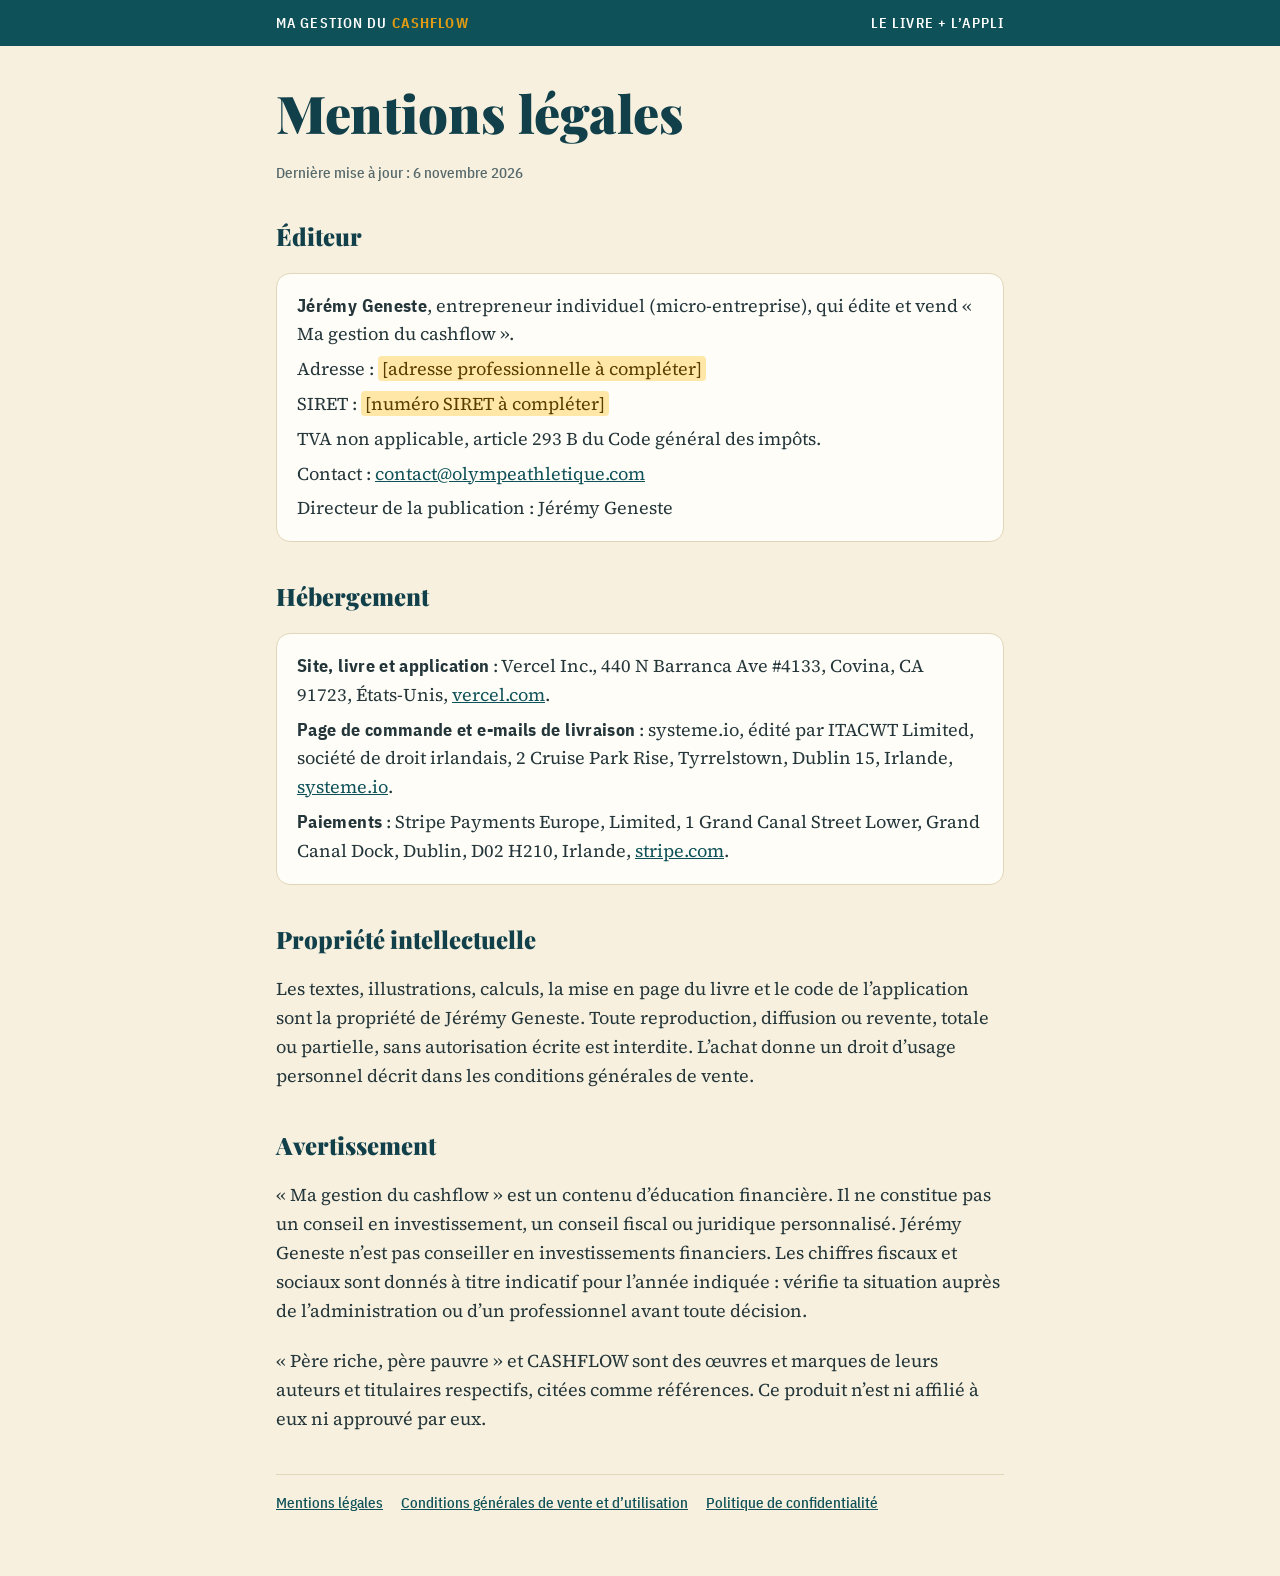
<file: mentions-legales.html>
<!doctype html><html lang="fr"><head><meta charset="utf-8"><meta name="viewport" content="width=device-width,initial-scale=1,viewport-fit=cover"><title>Mentions légales · Ma gestion du cashflow</title><meta name="theme-color" content="#14251f"><meta name="apple-mobile-web-app-capable" content="yes"><meta name="mobile-web-app-capable" content="yes"><meta name="apple-mobile-web-app-title" content="Cashflow"><meta name="apple-mobile-web-app-status-bar-style" content="black-translucent"><link rel="manifest" href="manifest.webmanifest"><link rel="icon" type="image/png" href="icons/favicon-32.png"><link rel="apple-touch-icon" href="icons/apple-touch-icon.png"><link rel="stylesheet" href="fonts.css"><style>:root{color-scheme:light;padding-top:env(safe-area-inset-top,0px);padding-bottom:env(safe-area-inset-bottom,0px)}body{margin:0;font:14px/1.4 system-ui,-apple-system,"Segoe UI",Roboto,sans-serif}img{max-width:100%}[hidden]{display:none!important}</style></head><body><meta name="robots" content="noindex"><style>
:root{--paper:#f7f0de;--sheet:#fffdf7;--ink:#12404a;--text:#24363a;--muted:#55686b;--rule:#e2d6b8;--gold:#e29b12;--band:#0e5158;
  --serif:"Playfair Display",Georgia,serif;--body:"Source Serif 4",Charter,Georgia,serif;--label:"IBM Plex Sans Condensed","Arial Narrow",Arial,sans-serif}
@media (prefers-color-scheme: dark){:root:not([data-theme="light"]){--paper:#10191a;--sheet:#162224;--ink:#e8f0ee;--text:#d6e0de;--muted:#9fb1ae;--rule:#2b3b3d;--gold:#f0b23a;--band:#0e5158;color-scheme:dark}}
:root[data-theme="dark"]{--paper:#10191a;--sheet:#162224;--ink:#e8f0ee;--text:#d6e0de;--muted:#9fb1ae;--rule:#2b3b3d;--gold:#f0b23a;--band:#0e5158;color-scheme:dark}
*{box-sizing:border-box}
body{background:var(--paper);color:var(--text);font-family:var(--body);font-size:18px;line-height:1.6}
a{color:var(--band)}@media (prefers-color-scheme: dark){:root:not([data-theme="light"]) a{color:#7fd0d6}}
.top{background:var(--band);color:#fff}
.top .in,.wrap{max-width:760px;margin:0 auto;padding-left:max(16px,env(safe-area-inset-left,0px));padding-right:max(16px,env(safe-area-inset-right,0px))}
.top .in{padding-block:14px;display:flex;flex-wrap:wrap;justify-content:space-between;gap:8px 20px;align-items:center;font:600 14px/1.3 var(--label);letter-spacing:.08em;text-transform:uppercase}
.top a{color:#fff;text-decoration:none}.top a b{color:var(--gold)}
.wrap{padding-block:40px 64px;display:grid;gap:22px}
h1{margin:0;font:900 clamp(34px,7vw,52px)/1.05 var(--serif);color:var(--ink);text-wrap:balance}
h1 em{color:var(--gold)}
.maj{margin:0;font:500 15px var(--label);color:var(--muted)}
h2{margin:18px 0 0;font:700 24px/1.2 var(--serif);color:var(--ink)}
p,ul{margin:0}ul{padding-left:1.2em;display:grid;gap:6px}
.card{background:var(--sheet);border:1px solid var(--rule);border-radius:14px;padding:18px 20px;display:grid;gap:6px}
.card b{font-family:var(--label);font-weight:700;letter-spacing:.02em}
mark.todo{background:#ffe7a8;color:#5a3d00;padding:0 4px;border-radius:4px}
nav.legal{display:flex;flex-wrap:wrap;gap:6px 18px;font:500 15px var(--label);border-top:1px solid var(--rule);padding-top:18px;margin-top:18px}
</style><header class="top"><div class="in"><a href="pack.html">Ma gestion du <b>cashflow</b></a><span>Le livre + l’appli</span></div></header><main class="wrap"><h1>Mentions légales</h1><p class="maj">Dernière mise à jour : 6 novembre 2026</p>
<h2>Éditeur</h2>
<div class="card">
<p><b>Jérémy Geneste</b>, entrepreneur individuel (micro-entreprise), qui édite et vend « Ma gestion du cashflow ».</p>
<p>Adresse : <mark class="todo">[adresse professionnelle à compléter]</mark></p>
<p>SIRET : <mark class="todo">[numéro SIRET à compléter]</mark></p>
<p>TVA non applicable, article 293 B du Code général des impôts.</p>
<p>Contact : <a href="mailto:contact@olympeathletique.com">contact@olympeathletique.com</a></p>
<p>Directeur de la publication : Jérémy Geneste</p>
</div>
<h2>Hébergement</h2>
<div class="card">
<p><b>Site, livre et application</b> : Vercel Inc., 440 N Barranca Ave #4133, Covina, CA 91723, États-Unis, <a href="https://vercel.com">vercel.com</a>.</p>
<p><b>Page de commande et e-mails de livraison</b> : systeme.io, édité par ITACWT Limited, société de droit irlandais, 2 Cruise Park Rise, Tyrrelstown, Dublin 15, Irlande, <a href="https://systeme.io">systeme.io</a>.</p>
<p><b>Paiements</b> : Stripe Payments Europe, Limited, 1 Grand Canal Street Lower, Grand Canal Dock, Dublin, D02 H210, Irlande, <a href="https://stripe.com/fr">stripe.com</a>.</p>
</div>
<h2>Propriété intellectuelle</h2>
<p>Les textes, illustrations, calculs, la mise en page du livre et le code de l’application sont la propriété de Jérémy Geneste. Toute reproduction, diffusion ou revente, totale ou partielle, sans autorisation écrite est interdite. L’achat donne un droit d’usage personnel décrit dans les conditions générales de vente.</p>
<h2>Avertissement</h2>
<p>« Ma gestion du cashflow » est un contenu d’éducation financière. Il ne constitue pas un conseil en investissement, un conseil fiscal ou juridique personnalisé. Jérémy Geneste n’est pas conseiller en investissements financiers. Les chiffres fiscaux et sociaux sont donnés à titre indicatif pour l’année indiquée : vérifie ta situation auprès de l’administration ou d’un professionnel avant toute décision.</p>
<p>« Père riche, père pauvre » et CASHFLOW sont des œuvres et marques de leurs auteurs et titulaires respectifs, citées comme références. Ce produit n’est ni affilié à eux ni approuvé par eux.</p>
<nav class="legal"><a href="mentions-legales.html" aria-current="page">Mentions légales</a><a href="cgv.html">Conditions générales de vente et d’utilisation</a><a href="confidentialite.html">Politique de confidentialité</a></nav></main></body></html>
</file>
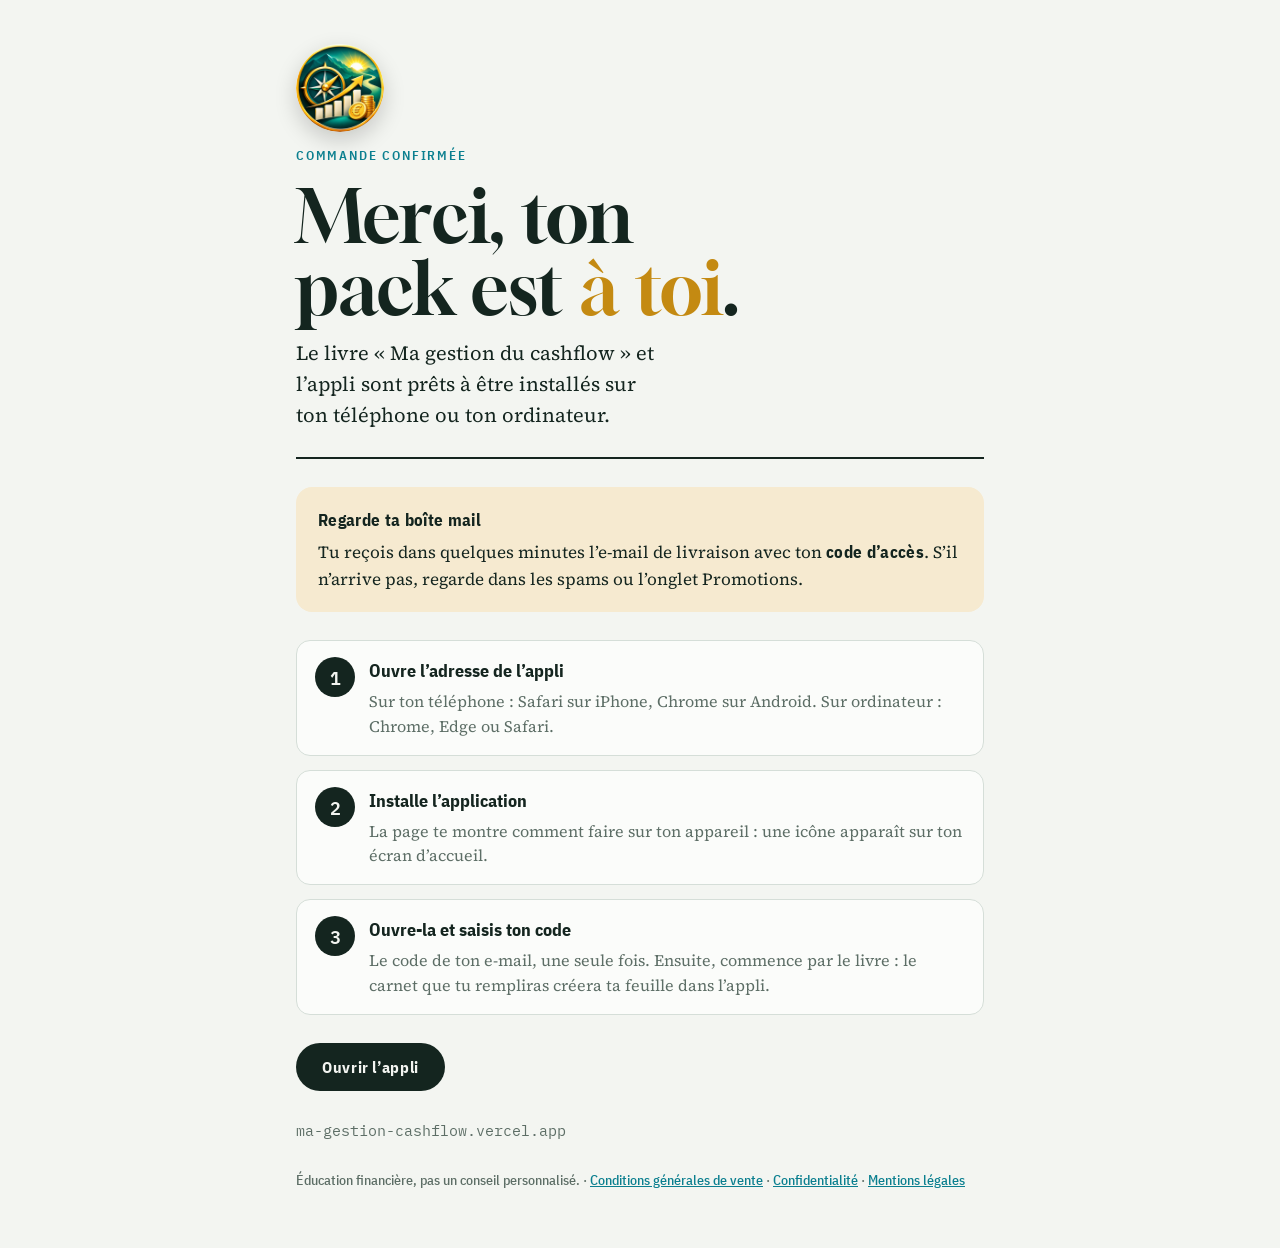
<file: merci.html>
<!doctype html><html lang="fr"><head><meta charset="utf-8"><meta name="viewport" content="width=device-width,initial-scale=1,viewport-fit=cover"><title>Merci pour ton achat</title><meta name="theme-color" content="#14251f"><meta name="apple-mobile-web-app-capable" content="yes"><meta name="mobile-web-app-capable" content="yes"><meta name="apple-mobile-web-app-title" content="Cashflow"><meta name="apple-mobile-web-app-status-bar-style" content="black-translucent"><link rel="manifest" href="manifest.webmanifest"><link rel="icon" type="image/png" href="icons/favicon-32.png"><link rel="apple-touch-icon" href="icons/apple-touch-icon.png"><link rel="stylesheet" href="fonts.css"><style>:root{color-scheme:light;padding-top:env(safe-area-inset-top,0px);padding-bottom:env(safe-area-inset-bottom,0px)}body{margin:0;font:14px/1.4 system-ui,-apple-system,"Segoe UI",Roboto,sans-serif}img{max-width:100%}[hidden]{display:none!important}</style></head><body>
<meta name="robots" content="noindex">
<style>
/* Page de remerciement après l'achat : même registre que la couverture du livre. */
:root{
  --paper:#f3f5f1; --sheet:#fbfcfa; --ink:#14251f; --muted:#5d6e66; --rule:#d5ded8;
  --teal:#0b7f8f; --gold:#c48a12; --gold-soft:#f6ead0;
  --f-display:"Gloock",Georgia,serif;
  --f-body:"Source Serif 4",Charter,Georgia,serif;
  --f-label:"IBM Plex Sans Condensed","Arial Narrow","Helvetica Neue",Arial,sans-serif;
  --f-mono:"IBM Plex Mono",ui-monospace,Menlo,monospace;
}
@media (prefers-color-scheme: dark){:root:not([data-theme="light"]){
  --paper:#0f1714; --sheet:#151f1b; --ink:#e4ece7; --muted:#9aaba3; --rule:#2a3832;
  --teal:#4fc2cf; --gold:#e3b14a; --gold-soft:#33290f; color-scheme:dark}}
:root[data-theme="dark"]{
  --paper:#0f1714; --sheet:#151f1b; --ink:#e4ece7; --muted:#9aaba3; --rule:#2a3832;
  --teal:#4fc2cf; --gold:#e3b14a; --gold-soft:#33290f; color-scheme:dark}
*{box-sizing:border-box}
body{background:var(--paper);color:var(--ink);font-family:var(--f-body);font-size:18px;line-height:1.55}
a{color:var(--teal)}
.wrap{max-width:720px;margin:0 auto;padding-left:max(16px,env(safe-area-inset-left,0px));padding-right:max(16px,env(safe-area-inset-right,0px));padding-block:44px 56px;display:grid;gap:28px}
.kicker{font-family:var(--f-label);font-weight:600;letter-spacing:.14em;text-transform:uppercase;font-size:13px;color:var(--teal)}
h1{font-family:var(--f-display);font-weight:400;font-size:clamp(40px,8vw,72px);line-height:1;margin:0;text-wrap:balance}
h1 em{font-style:normal;color:var(--gold)}
.lead{margin:0;font-size:20px;max-width:34ch}
.head{display:grid;gap:14px;border-bottom:2px solid var(--ink);padding-bottom:26px}
.ico{width:88px;height:88px;border-radius:50%;box-shadow:0 8px 22px rgba(0,0,0,.18)}
.mail{background:var(--gold-soft);border-radius:16px;padding:20px 22px;display:grid;gap:6px}
.mail b{font-family:var(--f-label);font-size:17px;letter-spacing:.02em}
.mail p{margin:0;font-size:17px}
ol{margin:0;padding:0;list-style:none;display:grid;gap:14px;counter-reset:s}
ol li{counter-increment:s;display:grid;grid-template-columns:40px minmax(0,1fr);gap:14px;align-items:start;background:var(--sheet);border:1px solid var(--rule);border-radius:14px;padding:16px 18px}
ol li::before{content:counter(s);font:600 18px var(--f-mono);width:40px;height:40px;border-radius:50%;display:grid;place-items:center;background:var(--ink);color:var(--paper)}
ol li b{font-family:var(--f-label);font-size:18px}
ol li p{margin:4px 0 0;font-size:16px;color:var(--muted)}
.btn{display:inline-flex;align-items:center;justify-content:center;font:700 16px var(--f-label);letter-spacing:.04em;border-radius:999px;padding:14px 26px;background:var(--ink);color:var(--paper);text-decoration:none;justify-self:start}
.addr{font-family:var(--f-mono);font-size:15px;color:var(--muted);margin:0}
.foot{font-family:var(--f-label);font-size:14px;color:var(--muted);margin:0}
</style>

<main class="wrap">
  <header class="head">
    <img src="icons/icon-192.png" class="ico" width="88" height="88" alt="">
    <span class="kicker">Commande confirmée</span>
    <h1>Merci, ton pack est <em>à toi</em>.</h1>
    <p class="lead">Le livre « Ma gestion du cashflow » et l’appli sont prêts à être installés sur ton téléphone ou ton ordinateur.</p>
  </header>

  <div class="mail" role="note">
    <b>Regarde ta boîte mail</b>
    <p>Tu reçois dans quelques minutes l’e-mail de livraison avec ton <b>code d’accès</b>. S’il n’arrive pas, regarde dans les spams ou l’onglet Promotions.</p>
  </div>

  <ol>
    <li><div><b>Ouvre l’adresse de l’appli</b><p>Sur ton téléphone : Safari sur iPhone, Chrome sur Android. Sur ordinateur : Chrome, Edge ou Safari.</p></div></li>
    <li><div><b>Installe l’application</b><p>La page te montre comment faire sur ton appareil : une icône apparaît sur ton écran d’accueil.</p></div></li>
    <li><div><b>Ouvre-la et saisis ton code</b><p>Le code de ton e-mail, une seule fois. Ensuite, commence par le livre : le carnet que tu rempliras créera ta feuille dans l’appli.</p></div></li>
  </ol>

  <a class="btn" href="./">Ouvrir l’appli</a>
  <p class="addr">ma-gestion-cashflow.vercel.app</p>
  <p class="foot">Éducation financière, pas un conseil personnalisé. · <a href="cgv.html">Conditions générales de vente</a> · <a href="confidentialite.html">Confidentialité</a> · <a href="mentions-legales.html">Mentions légales</a></p>
</main>
</body></html>
</file>
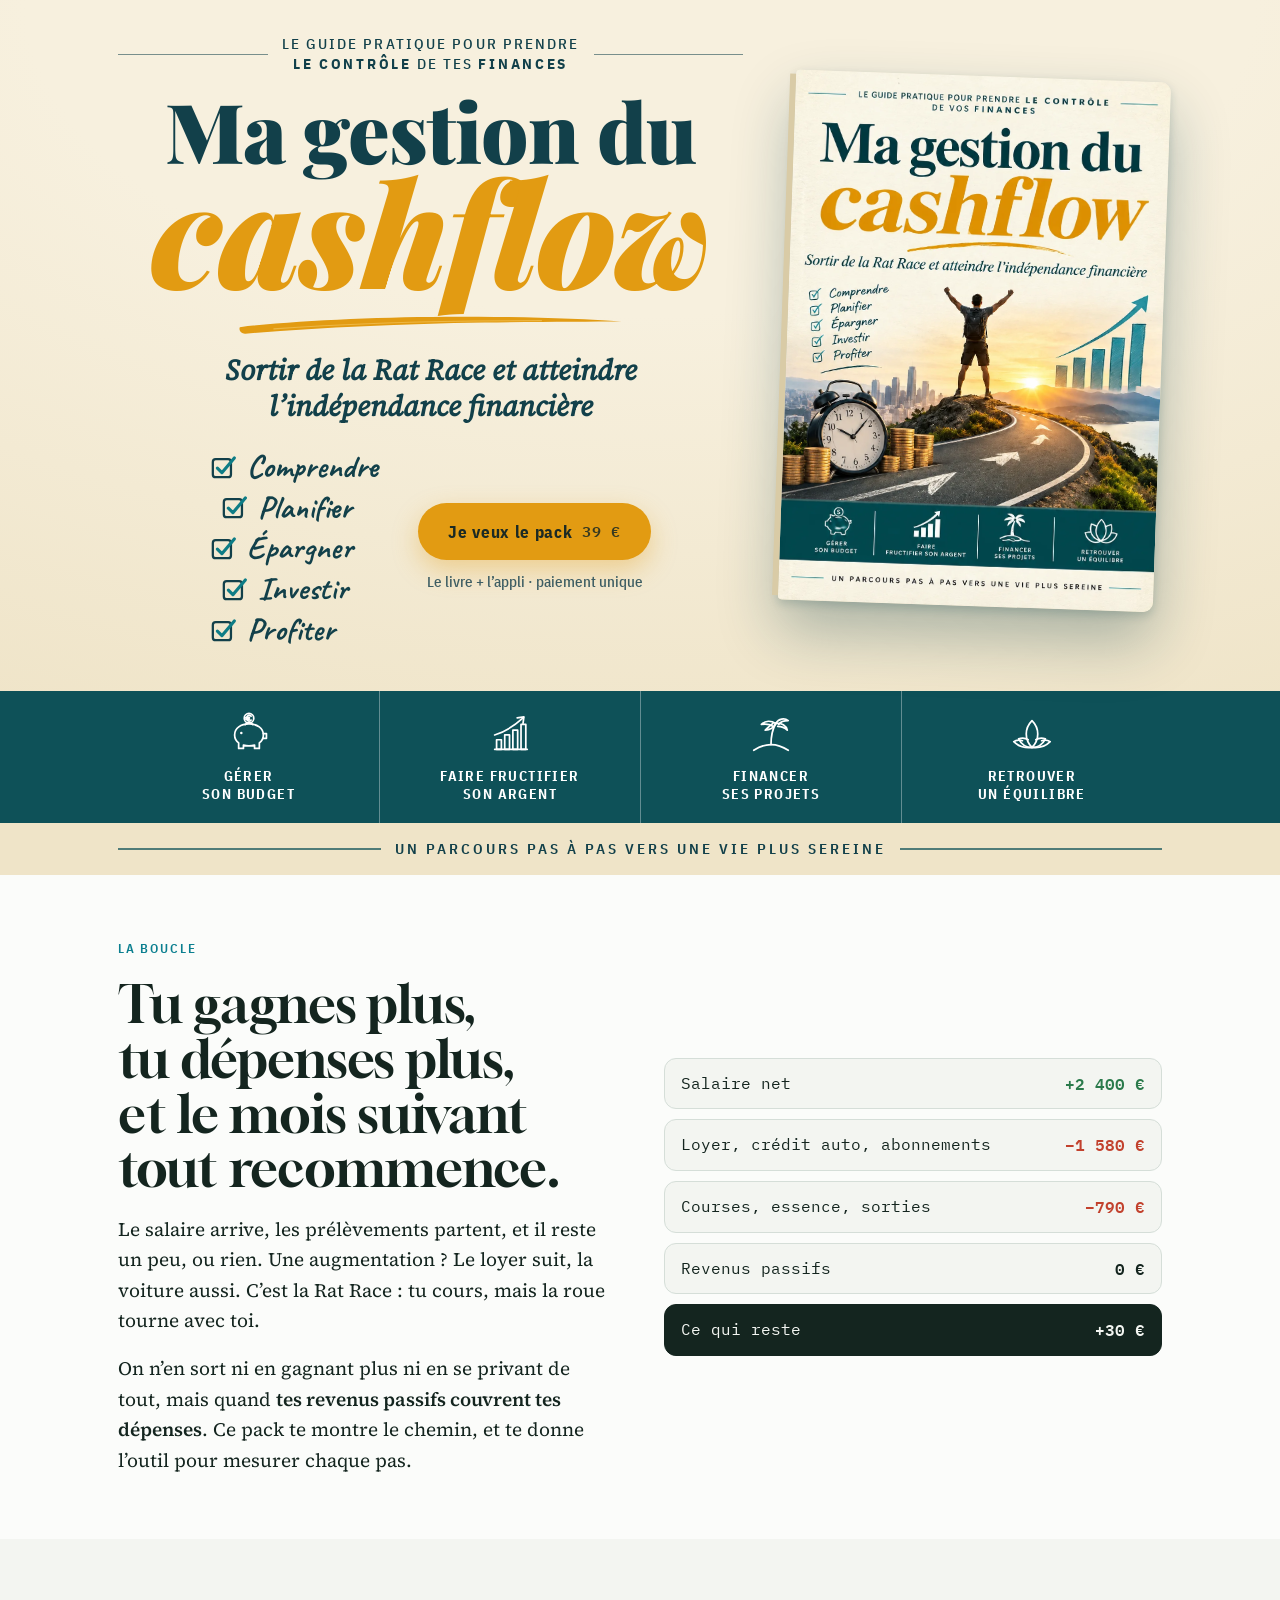
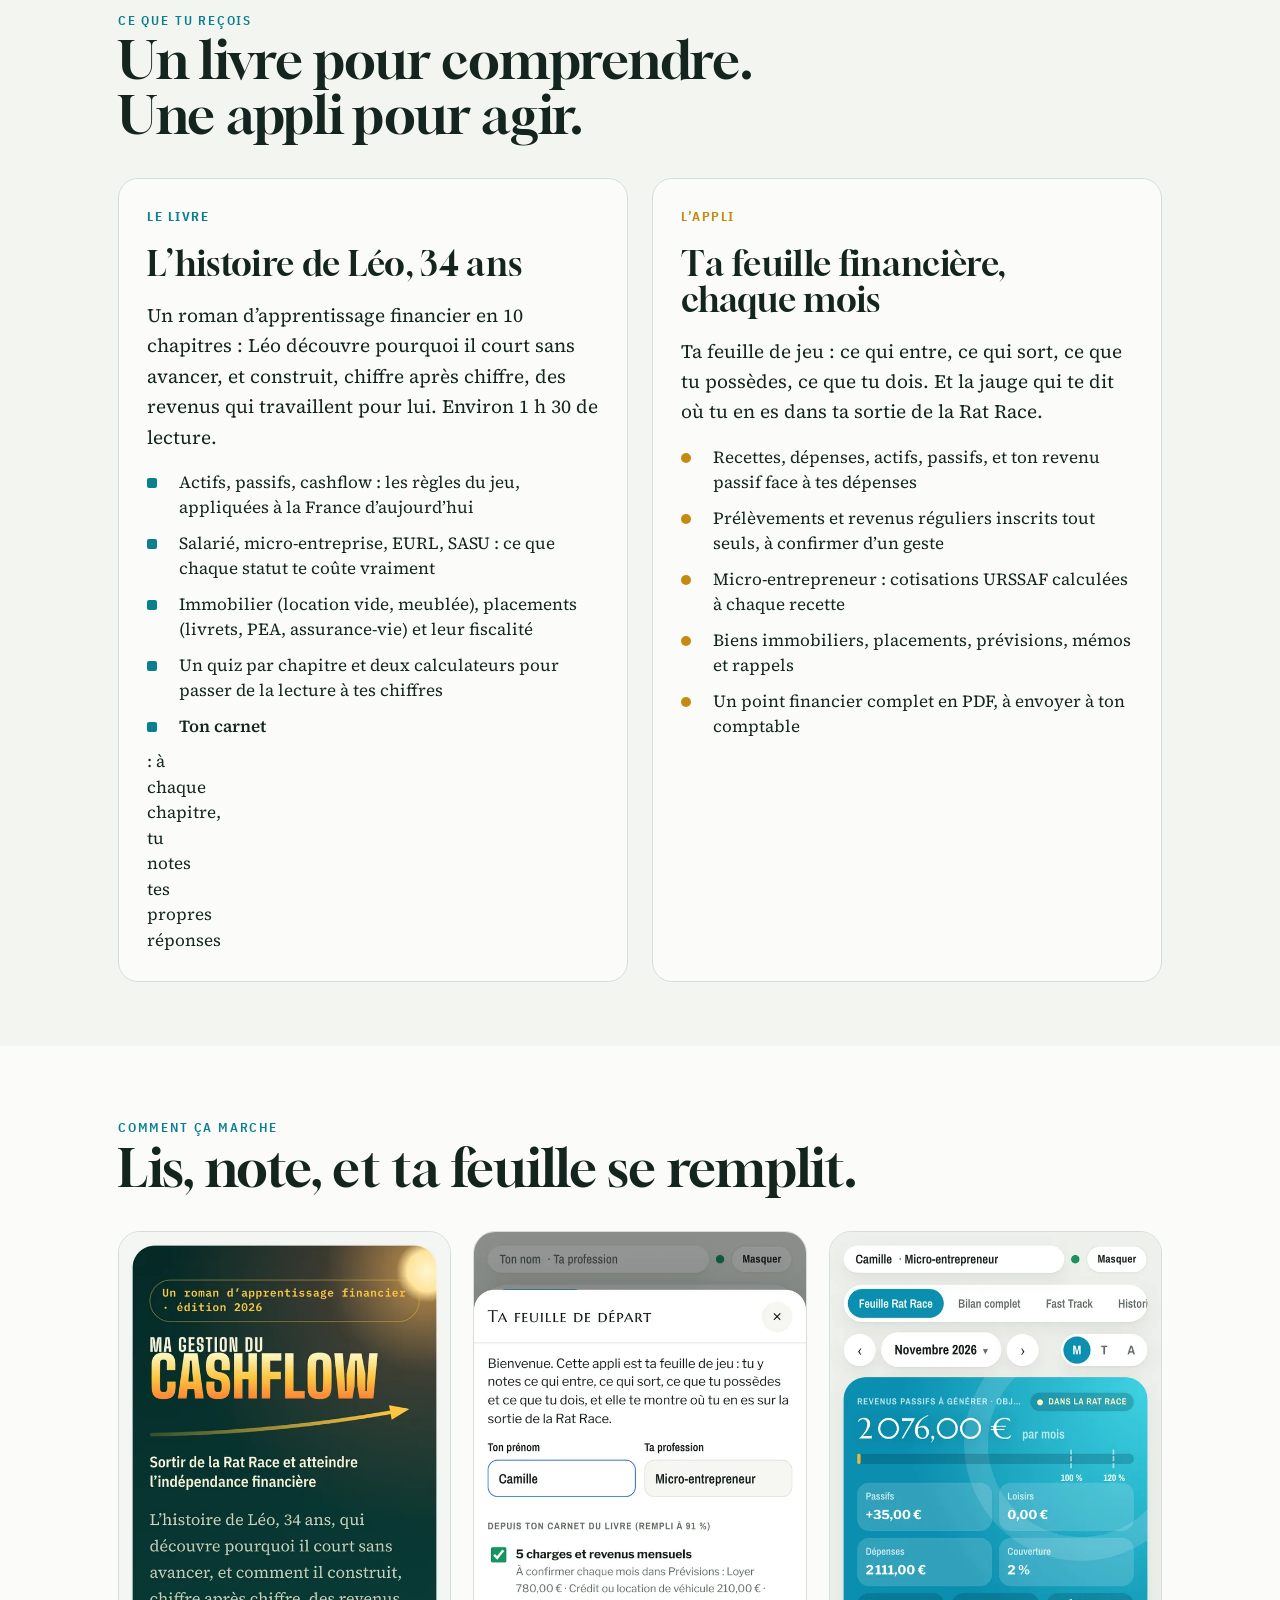
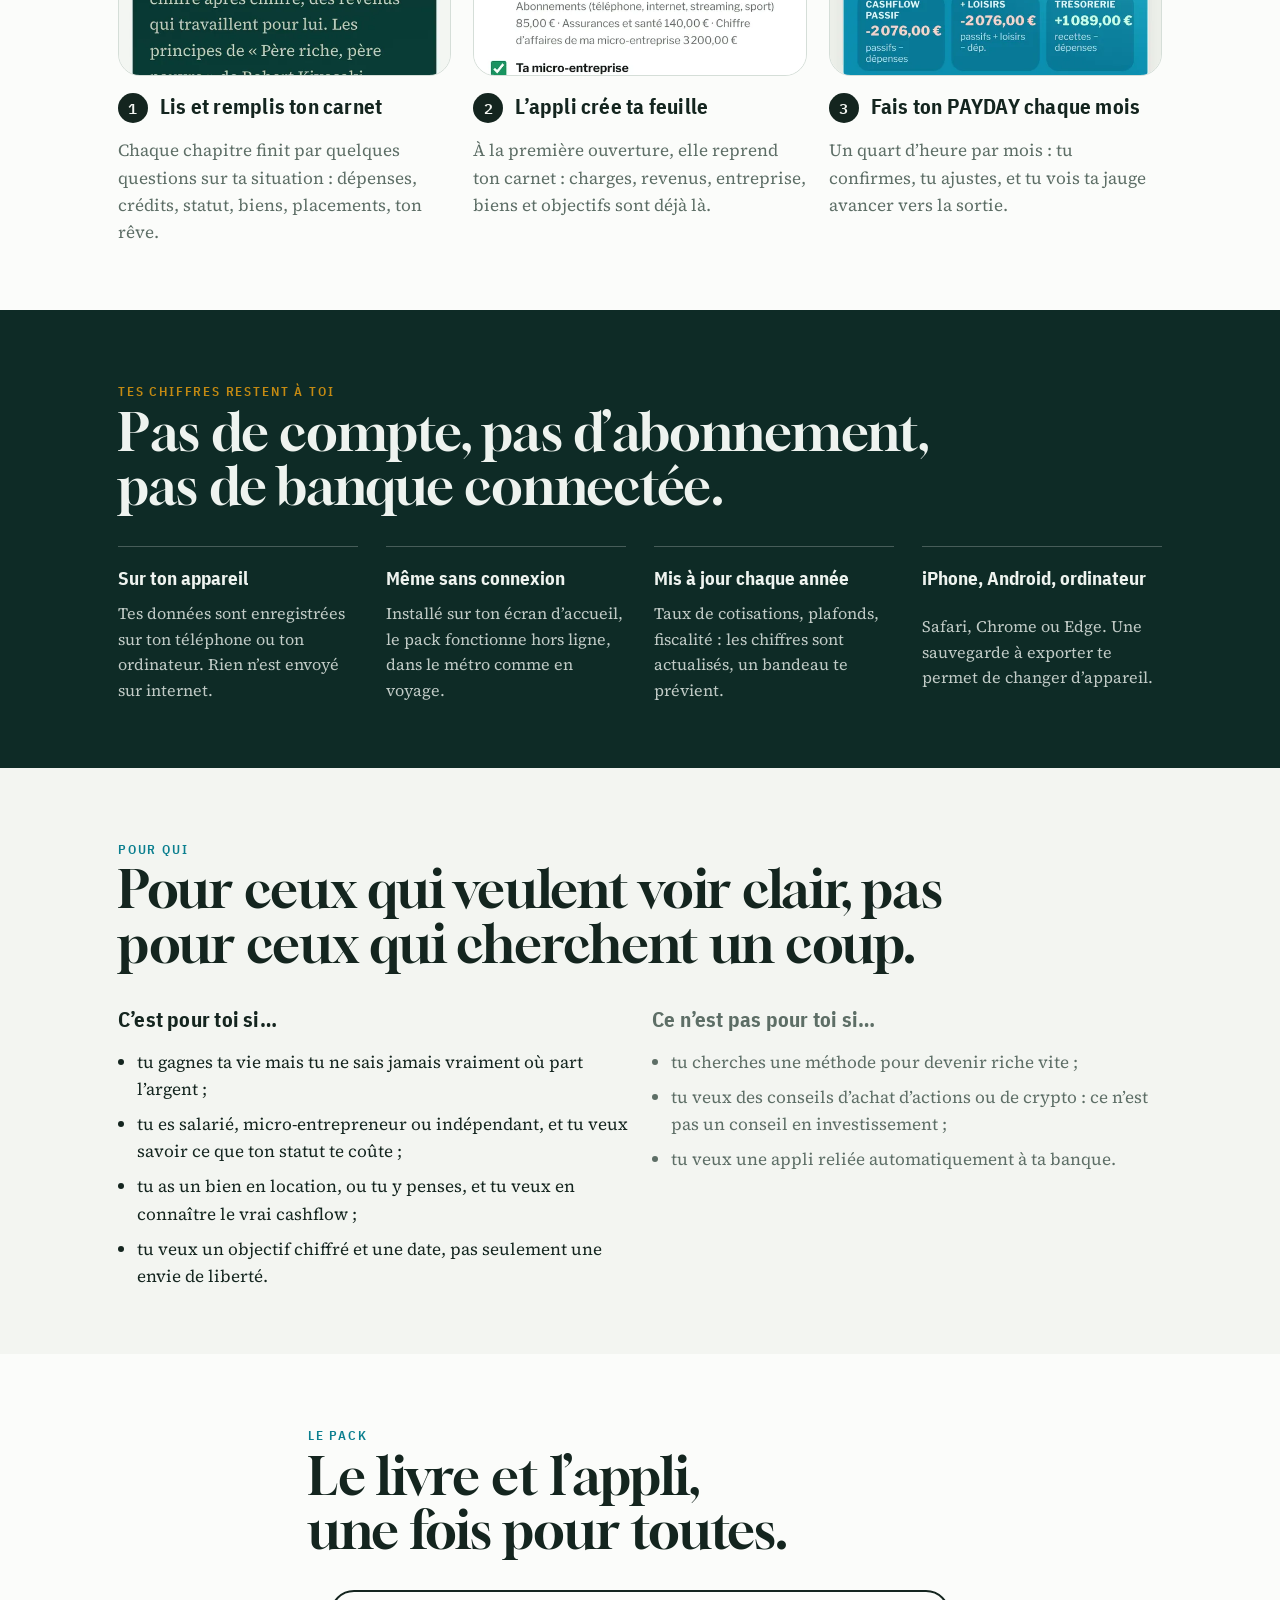
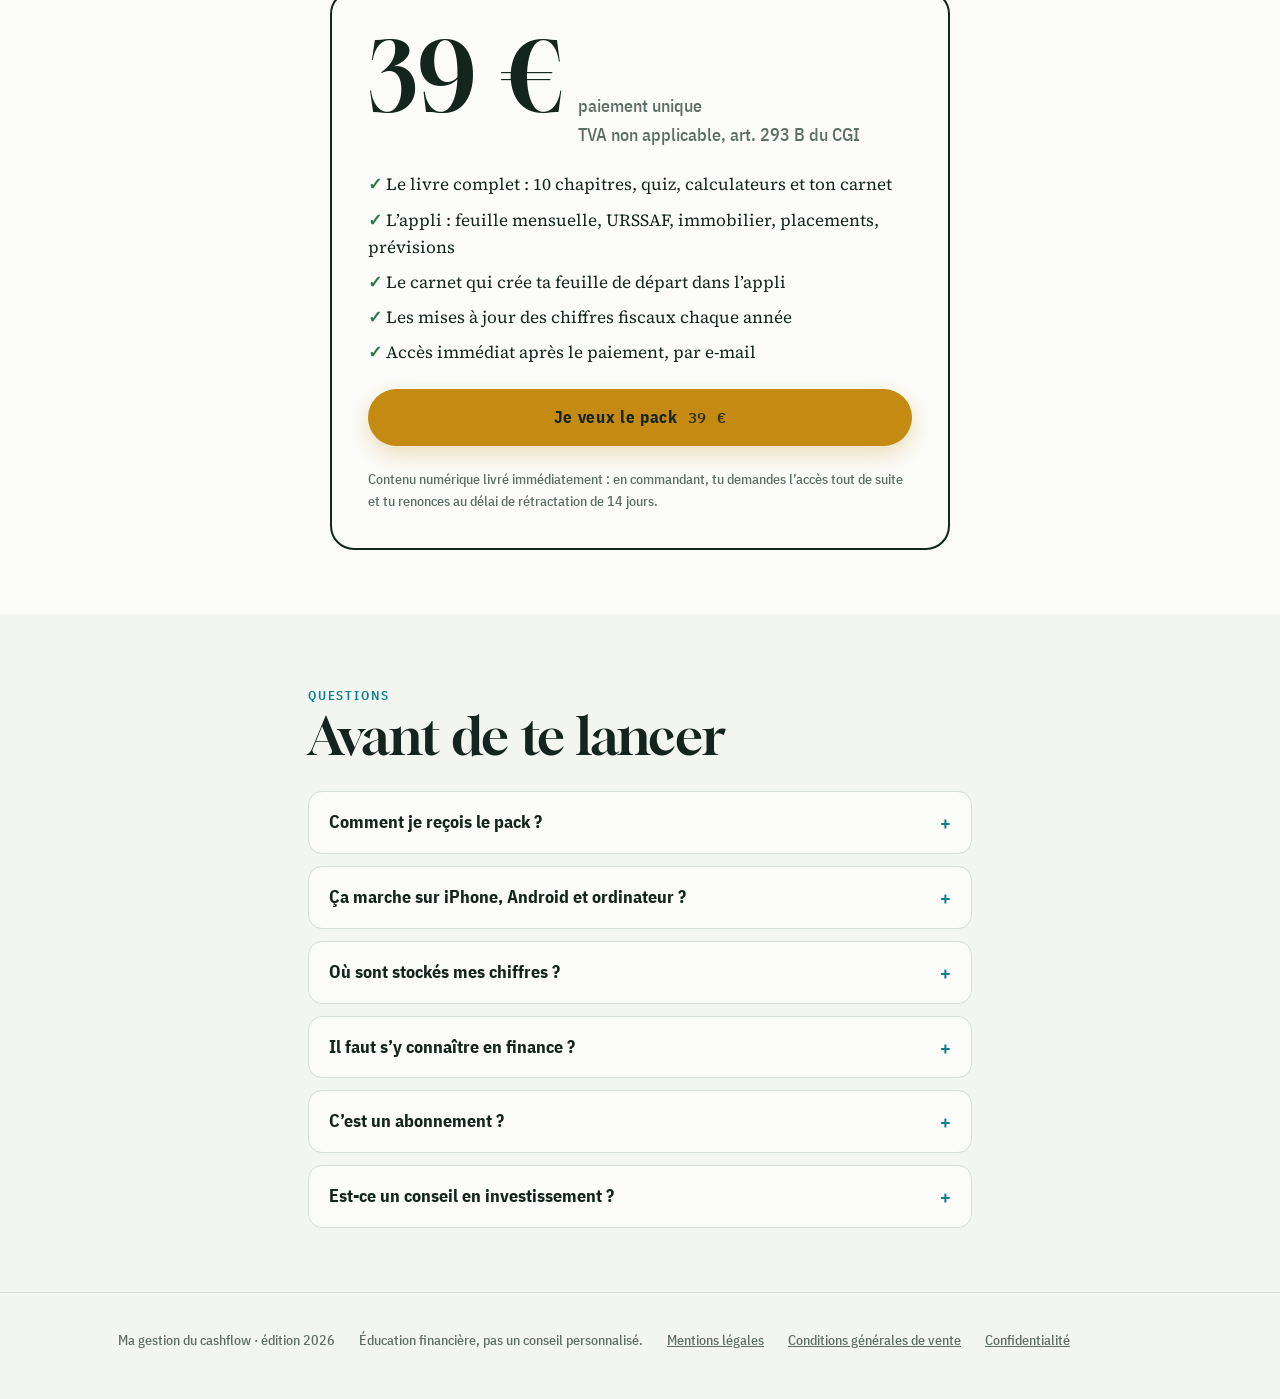
<file: pack.html>
<!doctype html><html lang="fr"><head><meta charset="utf-8"><meta name="viewport" content="width=device-width,initial-scale=1,viewport-fit=cover"><title>Ma gestion du cashflow · le livre et l’appli</title><meta name="theme-color" content="#14251f"><meta name="apple-mobile-web-app-capable" content="yes"><meta name="mobile-web-app-capable" content="yes"><meta name="apple-mobile-web-app-title" content="Cashflow"><meta name="apple-mobile-web-app-status-bar-style" content="black-translucent"><link rel="manifest" href="manifest.webmanifest"><link rel="icon" type="image/png" href="icons/favicon-32.png"><link rel="apple-touch-icon" href="icons/apple-touch-icon.png"><link rel="stylesheet" href="fonts.css"><style>:root{color-scheme:light;padding-top:env(safe-area-inset-top,0px);padding-bottom:env(safe-area-inset-bottom,0px)}body{margin:0;font:14px/1.4 system-ui,-apple-system,"Segoe UI",Roboto,sans-serif}img{max-width:100%}[hidden]{display:none!important}</style></head><body>
<meta name="description" content="Le livre et l’appli pour comprendre où va ton argent, construire des revenus qui travaillent pour toi et sortir de la Rat Race. 39 €, une fois, mises à jour incluses.">
<meta property="og:title" content="Ma gestion du cashflow · le livre et l’appli">
<meta property="og:description" content="Sortir de la Rat Race et atteindre l’indépendance financière : un livre-histoire, ton carnet, et l’appli qui tient ta feuille chaque mois.">
<meta property="og:image" content="https://ma-gestion-cashflow.vercel.app/icons/icon-512.png">
<style>
/* Page de vente : la couverture du livre en grand, puis un registre. Chiffres en mono, encre verte, or pour l'objectif. */
:root{
  --paper:#f3f5f1; --sheet:#fbfcfa; --ink:#14251f; --muted:#5d6e66; --rule:#d5ded8; --ledger:#e3ebe5;
  --teal:#0b7f8f; --teal-soft:#d9eef0; --gold:#c48a12; --gold-soft:#f6ead0; --red:#c2412d; --green:#2a7a4b;
  --deep:#0e2b26; --on-deep:#eef3ef;
  --f-display:"Gloock",Georgia,serif;
  --f-body:"Source Serif 4",Charter,Georgia,serif;
  --f-label:"IBM Plex Sans Condensed","Arial Narrow","Helvetica Neue",Arial,sans-serif;
  --f-mono:"IBM Plex Mono",ui-monospace,Menlo,monospace;
}
@media (prefers-color-scheme: dark){:root:not([data-theme="light"]){
  --paper:#0f1714; --sheet:#151f1b; --ink:#e4ece7; --muted:#9aaba3; --rule:#2a3832; --ledger:#1d2a25;
  --teal:#4fc2cf; --teal-soft:#123437; --gold:#e3b14a; --gold-soft:#33290f; --red:#f07a63; --green:#5cc489;
  --deep:#08130f; --on-deep:#e4ece7; color-scheme:dark}}
:root[data-theme="dark"]{
  --paper:#0f1714; --sheet:#151f1b; --ink:#e4ece7; --muted:#9aaba3; --rule:#2a3832; --ledger:#1d2a25;
  --teal:#4fc2cf; --teal-soft:#123437; --gold:#e3b14a; --gold-soft:#33290f; --red:#f07a63; --green:#5cc489;
  --deep:#08130f; --on-deep:#e4ece7; color-scheme:dark}
*{box-sizing:border-box}
html{scroll-behavior:smooth}
body{background:var(--paper);color:var(--ink);font-family:var(--f-body);font-size:19px;line-height:1.6;-webkit-text-size-adjust:100%}
a{color:var(--teal)}
:focus-visible{outline:2px solid var(--teal);outline-offset:3px}
h1,h2,h3{text-wrap:balance;margin:0}
p{margin:0}
.in{max-width:1080px;margin:0 auto;padding-left:max(18px,env(safe-area-inset-left,0px));padding-right:max(18px,env(safe-area-inset-right,0px))}
.narrow{max-width:700px}
section{padding-block:64px}
.kicker{font-family:var(--f-label);font-weight:600;letter-spacing:.14em;text-transform:uppercase;font-size:13px;color:var(--teal)}
h2{font-family:var(--f-display);font-weight:400;font-size:clamp(32px,5.4vw,52px);line-height:1.05;letter-spacing:-.005em}
h3{font-family:var(--f-label);font-weight:700;font-size:21px;letter-spacing:.01em}
.num{font-family:var(--f-mono);font-variant-numeric:tabular-nums}
.btn{display:inline-flex;align-items:center;justify-content:center;gap:10px;font:700 17px var(--f-label);letter-spacing:.04em;border-radius:999px;padding:16px 30px;background:var(--gold);color:#14251f;text-decoration:none;box-shadow:0 8px 24px rgba(196,138,18,.28);transition:transform .15s ease}
.btn:hover{transform:translateY(-1px)}
.btn small{font:600 15px var(--f-mono);opacity:.85}
.btn.dark{background:var(--ink);color:var(--paper);box-shadow:none}


/* Couverture : reprise de la couverture imprimée du livre. Couleurs fixes (papier crème) dans les deux thèmes. */
.couv{--cv-paper:#f7f0de;--cv-paper2:#efe4c8;--cv-ink:#12404a;--cv-muted:#3d5d63;--cv-gold:#e29b12;--cv-gold2:#c9840a;--cv-band:#0e5158;
  --cv-serif:"Playfair Display","Didot","Bodoni 72",Georgia,serif;--cv-hand:"Caveat","Segoe Print","Bradley Hand",cursive;
  background:radial-gradient(120% 90% at 50% 0%,var(--cv-paper) 40%,var(--cv-paper2) 100%);color:var(--cv-ink);color-scheme:light}
.couv .cv-in{container-type:inline-size;display:grid;gap:18px;min-width:0}
.cv-label{display:grid;grid-template-columns:minmax(16px,1fr) auto minmax(16px,1fr);align-items:center;gap:14px;font:500 clamp(11px,2.7cqi,15px)/1.35 "IBM Plex Sans Condensed","Arial Narrow",Arial,sans-serif;letter-spacing:.14em;text-transform:uppercase;text-align:center;color:var(--cv-ink)}
.cv-label::before,.cv-label::after{content:"";height:1.5px;background:var(--cv-ink);opacity:.55}
.cv-label b{font-weight:700;letter-spacing:.18em}
.cv-title{margin:0;font-family:var(--cv-serif);font-weight:900;line-height:.92;display:grid;justify-items:center;text-align:center;text-wrap:balance}
.cv-title .a{font-size:min(84px,13.2cqi);letter-spacing:-.01em;color:var(--cv-ink)}
.cv-title .b{font-style:italic;font-size:min(148px,23cqi);letter-spacing:-.015em;color:var(--cv-gold);margin-top:-.04em}
.cv-brush{display:block;width:min(62cqi,420px);height:auto;margin:-2px auto 0}
.cv-sub{margin:0;text-align:center;font:italic 600 clamp(18px,4.6cqi,30px)/1.25 "Source Serif 4",Charter,Georgia,serif;color:var(--cv-ink);text-wrap:balance}
.cv-check{list-style:none;margin:0;padding:0;display:grid;gap:4px;font:700 clamp(24px,5.4cqi,32px)/1.15 var(--cv-hand);color:var(--cv-ink)}
.cv-check li{display:flex;align-items:center;gap:10px}
.cv-check li:nth-child(even){padding-left:.35em}
.cv-check svg{flex:none;width:.85em;height:.85em}
.cv-band{background:var(--cv-band);color:#fff;display:grid;grid-template-columns:repeat(4,minmax(0,1fr))}
.cv-band div{display:grid;justify-items:center;align-content:start;gap:10px;padding:20px 8px;text-align:center;font:700 clamp(10px,1.4vw,14px)/1.3 "IBM Plex Sans Condensed","Arial Narrow",Arial,sans-serif;letter-spacing:.1em;text-transform:uppercase}
.cv-band div+div{border-left:1.5px solid rgba(255,255,255,.35)}
.cv-band svg{width:46px;height:46px}
.cv-tag{display:grid;grid-template-columns:minmax(16px,1fr) auto minmax(16px,1fr);align-items:center;gap:14px;font:600 clamp(11px,1.5vw,15px)/1.3 "IBM Plex Sans Condensed","Arial Narrow",Arial,sans-serif;letter-spacing:.2em;text-transform:uppercase;text-align:center;color:var(--cv-ink);padding:16px 0}
.cv-tag::before,.cv-tag::after{content:"";height:1.5px;background:var(--cv-band);opacity:.7}
.cv-cover{margin:0;justify-self:center;width:min(100%,420px)}
.cv-cover img{display:block;width:100%;height:auto;border-radius:4px 10px 10px 4px;box-shadow:-10px 0 0 -4px #d9cba6,0 30px 60px rgba(18,64,74,.32),0 4px 10px rgba(18,64,74,.18);transform:rotate(2deg)}
@media (max-width:620px){.cv-band{grid-template-columns:repeat(2,minmax(0,1fr))}.cv-band div:nth-child(3){border-left:0}.cv-band div:nth-child(n+3){border-top:1.5px solid rgba(255,255,255,.35)}}

.hero{padding-block:34px 0}
.hero .grid{display:grid;grid-template-columns:minmax(0,1.25fr) minmax(0,.75fr);gap:44px;align-items:center;padding-bottom:42px}
.hero .cv-act{display:flex;flex-wrap:wrap;gap:22px 40px;align-items:center;justify-content:center;margin-top:6px}
.hero .cta{display:grid;gap:10px;justify-items:center}
.hero .cta span{font-family:var(--f-label);font-size:15px;color:var(--cv-muted)}
.hero .btn{background:var(--cv-gold);color:#1b2a24;box-shadow:0 10px 26px rgba(226,155,18,.35)}
.bandwrap{background:var(--cv-band)}
@media (max-width:860px){.hero .grid{grid-template-columns:1fr}.cv-cover{width:min(78%,360px)}}

/* Boucle */
.loop{background:var(--sheet)}
.loop .in{display:grid;grid-template-columns:minmax(0,1fr) minmax(0,1fr);gap:48px;align-items:center}
.loop .txt{display:grid;gap:18px}
.cycle{display:grid;gap:10px;font-family:var(--f-mono);font-size:16px}
.cycle div{display:flex;justify-content:space-between;gap:12px;padding:12px 16px;border:1px solid var(--rule);border-radius:12px;background:var(--paper)}
.cycle div b{font-weight:600}
.cycle .up{color:var(--green)}.cycle .dn{color:var(--red)}
.cycle .tot{background:var(--ink);color:var(--paper);border-color:var(--ink)}

/* Contenu */
.two{display:grid;grid-template-columns:repeat(auto-fit,minmax(min(100%,420px),1fr));gap:24px;margin-top:36px}
.card{background:var(--sheet);border:1px solid var(--rule);border-radius:20px;padding:28px;display:grid;gap:18px;align-content:start}
.card .tag{font-family:var(--f-label);font-weight:700;letter-spacing:.12em;text-transform:uppercase;font-size:13px}
.card.book .tag{color:var(--teal)}.card.app .tag{color:var(--gold)}
.card h3{font-family:var(--f-display);font-weight:400;font-size:34px;line-height:1.05}
.card ul{margin:0;padding:0;list-style:none;display:grid;gap:10px}
.card li{display:grid;grid-template-columns:22px minmax(0,1fr);gap:10px;font-size:17px;line-height:1.5}
.card li::before{content:"";width:10px;height:10px;margin-top:8px;border-radius:2px;background:var(--teal)}
.card.app li::before{background:var(--gold);border-radius:50%}

/* Étapes */
.steps{display:grid;grid-template-columns:repeat(auto-fit,minmax(min(100%,300px),1fr));gap:22px;margin-top:36px;counter-reset:s}
.step{display:grid;gap:14px;align-content:start}
.step figure{margin:0;border-radius:22px;overflow:hidden;border:1px solid var(--rule);background:var(--sheet);aspect-ratio:3/4;max-width:100%}
.step figure img{display:block;width:100%;height:100%;object-fit:cover;object-position:top}
.step h3{display:flex;gap:12px;align-items:baseline}
.step h3::before{counter-increment:s;content:counter(s);font:600 15px var(--f-mono);color:var(--paper);background:var(--ink);border-radius:50%;width:30px;height:30px;display:inline-grid;place-items:center;flex:none}
.step p{color:var(--muted);font-size:17px}

/* Promesses */
.deep{background:var(--deep);color:var(--on-deep)}
.deep .kicker{color:var(--gold)}
.trust{display:grid;grid-template-columns:repeat(auto-fit,minmax(min(100%,230px),1fr));gap:28px;margin-top:32px}
.trust div{display:grid;gap:8px;border-top:1px solid rgba(238,243,239,.25);padding-top:16px}
.trust b{font-family:var(--f-label);font-size:19px}
.trust p{opacity:.8;font-size:16px}

/* Pour qui */
.who{display:grid;grid-template-columns:repeat(auto-fit,minmax(min(100%,380px),1fr));gap:24px;margin-top:32px}
.who div{display:grid;gap:12px;align-content:start}
.who ul{margin:0;padding-left:1.1em;display:grid;gap:8px;font-size:17px}
.who .no{color:var(--muted)}

/* Prix */
.price .box{background:var(--sheet);border:2px solid var(--ink);border-radius:24px;padding:36px;display:grid;gap:22px;max-width:620px;margin:32px auto 0}
.price .amount{display:flex;align-items:baseline;gap:14px;flex-wrap:wrap}
.price .amount b{font:400 clamp(64px,12vw,96px)/1 var(--f-display)}
.price .amount span{font-family:var(--f-label);font-size:18px;color:var(--muted)}
.price ul{margin:0;padding:0;list-style:none;display:grid;gap:8px;font-size:17px}
.price li::before{content:"✓  ";color:var(--green);font-weight:700}
.price .btn{justify-self:stretch}
.price .fine{font-family:var(--f-label);font-size:14px;color:var(--muted)}

/* FAQ */
.faq{display:grid;gap:12px;margin-top:28px}
details{background:var(--sheet);border:1px solid var(--rule);border-radius:14px;padding:16px 20px}
summary{cursor:pointer;font-family:var(--f-label);font-weight:700;font-size:18px;list-style:none;display:flex;justify-content:space-between;gap:12px}
summary::-webkit-details-marker{display:none}
summary::after{content:"+";font-family:var(--f-mono);color:var(--teal)}
details[open] summary::after{content:"−"}
details p{margin-top:10px;font-size:17px;color:var(--muted)}

footer{padding-block:36px 48px;border-top:1px solid var(--rule)}
footer .in{display:flex;flex-wrap:wrap;gap:8px 24px;font-family:var(--f-label);font-size:14px;color:var(--muted)}
footer a{color:var(--muted)}

@media (max-width:860px){
  .hero .in,.loop .in{grid-template-columns:1fr}
  section{padding-block:48px}
  .price .box{padding:26px}
}
</style>

<header class="hero couv">
  <div class="in grid">
    <div class="cv-in">
      <p class="cv-label"><span>Le guide pratique pour prendre<br><b>le contrôle</b> de tes <b>finances</b></span></p>
      <h1 class="cv-title"><span class="a">Ma gestion du</span><span class="b">cashflow</span></h1><svg class="cv-brush" viewBox="0 0 420 26" aria-hidden="true"><path d="M3 17.5 C70 9.5 170 5.5 262 6.2 C322 6.6 378 8.8 417 11.4 C381 11.6 330 11.6 268 12.6 C176 14.1 86 18.4 9 24.6 C5 24.9 1.5 21.2 3 17.5Z" fill="#e29b12"/><path d="M40 19.4 C120 13.2 220 10.6 330 10.4" fill="none" stroke="#f3c45a" stroke-width="1.3" stroke-linecap="round" opacity=".7"/></svg>
      <p class="cv-sub">Sortir de la Rat Race et atteindre l’indépendance financière</p>
      <div class="cv-act">
        <ul class="cv-check"><li><svg viewBox="0 0 24 24" aria-hidden="true"><rect x="2.5" y="4.5" width="16" height="16" rx="2.5" fill="none" stroke="#12404a" stroke-width="2"/><path d="M6.5 12.5 L10.5 16.5 L21.5 3.5" fill="none" stroke="#0e7d86" stroke-width="2.8" stroke-linecap="round" stroke-linejoin="round"/></svg>Comprendre</li><li><svg viewBox="0 0 24 24" aria-hidden="true"><rect x="2.5" y="4.5" width="16" height="16" rx="2.5" fill="none" stroke="#12404a" stroke-width="2"/><path d="M6.5 12.5 L10.5 16.5 L21.5 3.5" fill="none" stroke="#0e7d86" stroke-width="2.8" stroke-linecap="round" stroke-linejoin="round"/></svg>Planifier</li><li><svg viewBox="0 0 24 24" aria-hidden="true"><rect x="2.5" y="4.5" width="16" height="16" rx="2.5" fill="none" stroke="#12404a" stroke-width="2"/><path d="M6.5 12.5 L10.5 16.5 L21.5 3.5" fill="none" stroke="#0e7d86" stroke-width="2.8" stroke-linecap="round" stroke-linejoin="round"/></svg>Épargner</li><li><svg viewBox="0 0 24 24" aria-hidden="true"><rect x="2.5" y="4.5" width="16" height="16" rx="2.5" fill="none" stroke="#12404a" stroke-width="2"/><path d="M6.5 12.5 L10.5 16.5 L21.5 3.5" fill="none" stroke="#0e7d86" stroke-width="2.8" stroke-linecap="round" stroke-linejoin="round"/></svg>Investir</li><li><svg viewBox="0 0 24 24" aria-hidden="true"><rect x="2.5" y="4.5" width="16" height="16" rx="2.5" fill="none" stroke="#12404a" stroke-width="2"/><path d="M6.5 12.5 L10.5 16.5 L21.5 3.5" fill="none" stroke="#0e7d86" stroke-width="2.8" stroke-linecap="round" stroke-linejoin="round"/></svg>Profiter</li></ul>
        <div class="cta"><a class="btn" href="#prix" data-order>Je veux le pack <small>39 €</small></a><span>Le livre + l’appli · paiement unique</span></div>
      </div>
    </div>
    <figure class="cv-cover"><img src="couverture.webp" alt="Couverture du livre « Ma gestion du cashflow »" width="640" height="905" loading="eager"></figure>
  </div>
  <div class="bandwrap"><div class="in"><div class="cv-band"><div><svg viewBox="0 0 48 48" aria-hidden="true"><path fill="none" stroke="#fff" stroke-width="1.8" stroke-linecap="round" stroke-linejoin="round" d="M9 25c0-7 6.5-11.5 15-11.5S39 18 39 25c0 3.4-1.6 6.3-4.2 8.3V39h-5v-3.4a20 20 0 0 1-11.6 0V39h-5v-5.7C10.6 31.3 9 28.4 9 25Z"/><path fill="none" stroke="#fff" stroke-width="1.8" stroke-linecap="round" stroke-linejoin="round" d="M39 23.5h3.2v5H38.6"/><circle cx="16" cy="23" r="1.3" fill="#fff"/><path fill="none" stroke="#fff" stroke-width="1.8" stroke-linecap="round" stroke-linejoin="round" d="M20 14.2a5.5 5.5 0 0 1 8 0"/><circle fill="none" stroke="#fff" stroke-width="1.8" stroke-linecap="round" stroke-linejoin="round" cx="24" cy="7.5" r="5"/><path fill="none" stroke="#fff" stroke-width="1.8" stroke-linecap="round" stroke-linejoin="round" d="M26.2 5.4a2.9 2.9 0 1 0 0 4.2M20.6 6.8h3.8M20.6 8.4h3.8"/></svg><span>Gérer<br>son budget</span></div><div><svg viewBox="0 0 48 48" aria-hidden="true"><path fill="none" stroke="#fff" stroke-width="1.8" stroke-linecap="round" stroke-linejoin="round" d="M8 40h34"/><rect fill="none" stroke="#fff" stroke-width="1.8" stroke-linecap="round" stroke-linejoin="round" x="10" y="30" width="5" height="10"/><rect fill="none" stroke="#fff" stroke-width="1.8" stroke-linecap="round" stroke-linejoin="round" x="18.5" y="25" width="5" height="15"/><rect fill="none" stroke="#fff" stroke-width="1.8" stroke-linecap="round" stroke-linejoin="round" x="27" y="20" width="5" height="20"/><rect fill="none" stroke="#fff" stroke-width="1.8" stroke-linecap="round" stroke-linejoin="round" x="35.5" y="14" width="5" height="26"/><path fill="none" stroke="#fff" stroke-width="1.8" stroke-linecap="round" stroke-linejoin="round" d="M8 25 C18 22 28 16 38 7"/><path fill="none" stroke="#fff" stroke-width="1.8" stroke-linecap="round" stroke-linejoin="round" d="M31.5 7.2 38.5 6.2 37.6 13"/></svg><span>Faire fructifier<br>son argent</span></div><div><svg viewBox="0 0 48 48" aria-hidden="true"><path fill="none" stroke="#fff" stroke-width="1.8" stroke-linecap="round" stroke-linejoin="round" d="M6 41c6-4 12-6 18-6s12 2 18 6"/><path fill="none" stroke="#fff" stroke-width="1.8" stroke-linecap="round" stroke-linejoin="round" d="M24 35c0-9 1.5-16 5-22"/><path fill="none" stroke="#fff" stroke-width="1.8" stroke-linecap="round" stroke-linejoin="round" d="M29 13c-5-3-11-3-15 1 5-1 9 0 12 2"/><path fill="none" stroke="#fff" stroke-width="1.8" stroke-linecap="round" stroke-linejoin="round" d="M29 13c3-5 9-6 13-3-4 0-8 1-10 4"/><path fill="none" stroke="#fff" stroke-width="1.8" stroke-linecap="round" stroke-linejoin="round" d="M29 13c6-1 11 2 12 7-3-3-7-4-10-4"/><path fill="none" stroke="#fff" stroke-width="1.8" stroke-linecap="round" stroke-linejoin="round" d="M29 13c-2 4-6 7-11 7 3-3 5-5 8-7"/></svg><span>Financer<br>ses projets</span></div><div><svg viewBox="0 0 48 48" aria-hidden="true"><path fill="none" stroke="#fff" stroke-width="1.8" stroke-linecap="round" stroke-linejoin="round" d="M24 38c-4-4-6-9-6-14s2-10 6-14c4 4 6 9 6 14s-2 10-6 14Z"/><path fill="none" stroke="#fff" stroke-width="1.8" stroke-linecap="round" stroke-linejoin="round" d="M24 38c-6 0-11-3-14-9 3-1 7-1 10 1"/><path fill="none" stroke="#fff" stroke-width="1.8" stroke-linecap="round" stroke-linejoin="round" d="M24 38c6 0 11-3 14-9-3-1-7-1-10 1"/><path fill="none" stroke="#fff" stroke-width="1.8" stroke-linecap="round" stroke-linejoin="round" d="M24 38c-8 1-14-1-19-6 3-2 6-2 9-1"/><path fill="none" stroke="#fff" stroke-width="1.8" stroke-linecap="round" stroke-linejoin="round" d="M24 38c8 1 14-1 19-6-3-2-6-2-9-1"/></svg><span>Retrouver<br>un équilibre</span></div></div></div></div>
  <div class="in"><p class="cv-tag"><span>Un parcours pas à pas vers une vie plus sereine</span></p></div>
</header>

<section class="loop">
  <div class="in">
    <div class="txt">
      <span class="kicker">La boucle</span>
      <h2>Tu gagnes plus, tu dépenses plus, et le mois suivant tout recommence.</h2>
      <p>Le salaire arrive, les prélèvements partent, et il reste un peu, ou rien. Une augmentation ? Le loyer suit, la voiture aussi. C’est la Rat Race : tu cours, mais la roue tourne avec toi.</p>
      <p>On n’en sort ni en gagnant plus ni en se privant de tout, mais quand <b>tes revenus passifs couvrent tes dépenses</b>. Ce pack te montre le chemin, et te donne l’outil pour mesurer chaque pas.</p>
    </div>
    <div class="cycle" role="img" aria-label="Exemple de mois dans la Rat Race">
      <div><span>Salaire net</span><b class="up">+2 400 €</b></div>
      <div><span>Loyer, crédit auto, abonnements</span><b class="dn">−1 580 €</b></div>
      <div><span>Courses, essence, sorties</span><b class="dn">−790 €</b></div>
      <div><span>Revenus passifs</span><b>0 €</b></div>
      <div class="tot"><span>Ce qui reste</span><b>+30 €</b></div>
    </div>
  </div>
</section>

<section>
  <div class="in">
    <span class="kicker">Ce que tu reçois</span>
    <h2>Un livre pour comprendre. Une appli pour agir.</h2>
    <div class="two">
      <article class="card book">
        <span class="tag">Le livre</span>
        <h3>L’histoire de Léo, 34 ans</h3>
        <p>Un roman d’apprentissage financier en 10 chapitres : Léo découvre pourquoi il court sans avancer, et construit, chiffre après chiffre, des revenus qui travaillent pour lui. Environ 1 h 30 de lecture.</p>
        <ul>
          <li>Actifs, passifs, cashflow : les règles du jeu, appliquées à la France d’aujourd’hui</li>
          <li>Salarié, micro-entreprise, EURL, SASU : ce que chaque statut te coûte vraiment</li>
          <li>Immobilier (location vide, meublée), placements (livrets, PEA, assurance-vie) et leur fiscalité</li>
          <li>Un quiz par chapitre et deux calculateurs pour passer de la lecture à tes chiffres</li>
          <li><b>Ton carnet</b> : à chaque chapitre, tu notes tes propres réponses</li>
        </ul>
      </article>
      <article class="card app">
        <span class="tag">L’appli</span>
        <h3>Ta feuille financière, chaque mois</h3>
        <p>Ta feuille de jeu : ce qui entre, ce qui sort, ce que tu possèdes, ce que tu dois. Et la jauge qui te dit où tu en es dans ta sortie de la Rat Race.</p>
        <ul>
          <li>Recettes, dépenses, actifs, passifs, et ton revenu passif face à tes dépenses</li>
          <li>Prélèvements et revenus réguliers inscrits tout seuls, à confirmer d’un geste</li>
          <li>Micro-entrepreneur : cotisations URSSAF calculées à chaque recette</li>
          <li>Biens immobiliers, placements, prévisions, mémos et rappels</li>
          <li>Un point financier complet en PDF, à envoyer à ton comptable</li>
        </ul>
      </article>
    </div>
  </div>
</section>

<section style="background:var(--sheet)">
  <div class="in">
    <span class="kicker">Comment ça marche</span>
    <h2>Lis, note, et ta feuille se remplit.</h2>
    <div class="steps">
      <div class="step"><figure><img src="shots/livre.webp" alt="Un chapitre du livre avec le carnet à remplir" width="600" height="1298" loading="lazy"></figure><h3>Lis et remplis ton carnet</h3><p>Chaque chapitre finit par quelques questions sur ta situation : dépenses, crédits, statut, biens, placements, ton rêve.</p></div>
      <div class="step"><figure><img src="shots/onboard.webp" alt="L’appli propose de créer la feuille à partir du carnet" width="600" height="1298" loading="lazy"></figure><h3>L’appli crée ta feuille</h3><p>À la première ouverture, elle reprend ton carnet : charges, revenus, entreprise, biens et objectifs sont déjà là.</p></div>
      <div class="step"><figure><img src="shots/feuille.webp" alt="La feuille financière avec la jauge de sortie" width="600" height="1298" loading="lazy"></figure><h3>Fais ton PAYDAY chaque mois</h3><p>Un quart d’heure par mois : tu confirmes, tu ajustes, et tu vois ta jauge avancer vers la sortie.</p></div>
    </div>
  </div>
</section>

<section class="deep">
  <div class="in">
    <span class="kicker">Tes chiffres restent à toi</span>
    <h2>Pas de compte, pas d’abonnement, pas de banque connectée.</h2>
    <div class="trust">
      <div><b>Sur ton appareil</b><p>Tes données sont enregistrées sur ton téléphone ou ton ordinateur. Rien n’est envoyé sur internet.</p></div>
      <div><b>Même sans connexion</b><p>Installé sur ton écran d’accueil, le pack fonctionne hors ligne, dans le métro comme en voyage.</p></div>
      <div><b>Mis à jour chaque année</b><p>Taux de cotisations, plafonds, fiscalité : les chiffres sont actualisés, un bandeau te prévient.</p></div>
      <div><b>iPhone, Android, ordinateur</b><p>Safari, Chrome ou Edge. Une sauvegarde à exporter te permet de changer d’appareil.</p></div>
    </div>
  </div>
</section>

<section>
  <div class="in">
    <span class="kicker">Pour qui</span>
    <h2>Pour ceux qui veulent voir clair, pas pour ceux qui cherchent un coup.</h2>
    <div class="who">
      <div><h3>C’est pour toi si…</h3><ul>
        <li>tu gagnes ta vie mais tu ne sais jamais vraiment où part l’argent ;</li>
        <li>tu es salarié, micro-entrepreneur ou indépendant, et tu veux savoir ce que ton statut te coûte ;</li>
        <li>tu as un bien en location, ou tu y penses, et tu veux en connaître le vrai cashflow ;</li>
        <li>tu veux un objectif chiffré et une date, pas seulement une envie de liberté.</li></ul></div>
      <div class="no"><h3>Ce n’est pas pour toi si…</h3><ul>
        <li>tu cherches une méthode pour devenir riche vite ;</li>
        <li>tu veux des conseils d’achat d’actions ou de crypto : ce n’est pas un conseil en investissement ;</li>
        <li>tu veux une appli reliée automatiquement à ta banque.</li></ul></div>
    </div>
  </div>
</section>

<section class="price" id="prix" style="background:var(--sheet)">
  <div class="in narrow">
    <span class="kicker">Le pack</span>
    <h2>Le livre et l’appli, une fois pour toutes.</h2>
    <div class="box">
      <div class="amount"><b class="num" style="font-family:var(--f-display)">39 €</b><span>paiement unique<br>TVA non applicable, art. 293 B du CGI</span></div>
      <ul>
        <li>Le livre complet : 10 chapitres, quiz, calculateurs et ton carnet</li>
        <li>L’appli : feuille mensuelle, URSSAF, immobilier, placements, prévisions</li>
        <li>Le carnet qui crée ta feuille de départ dans l’appli</li>
        <li>Les mises à jour des chiffres fiscaux chaque année</li>
        <li>Accès immédiat après le paiement, par e-mail</li>
      </ul>
      <a class="btn" href="#prix" data-order>Je veux le pack <small>39 €</small></a>
      <p class="fine">Contenu numérique livré immédiatement : en commandant, tu demandes l’accès tout de suite et tu renonces au délai de rétractation de 14 jours.</p>
    </div>
  </div>
</section>

<section>
  <div class="in narrow">
    <span class="kicker">Questions</span>
    <h2>Avant de te lancer</h2>
    <div class="faq">
      <details><summary>Comment je reçois le pack ?</summary><p>Juste après le paiement, tu reçois un e-mail avec l’adresse de l’appli et ton code d’accès. Tu l’installes sur ton écran d’accueil en deux gestes, et le livre est dedans.</p></details>
      <details><summary>Ça marche sur iPhone, Android et ordinateur ?</summary><p>Oui. Safari sur iPhone et iPad, Chrome sur Android, Chrome, Edge ou Safari sur ordinateur. Tu peux l’installer sur plusieurs appareils avec le même code.</p></details>
      <details><summary>Où sont stockés mes chiffres ?</summary><p>Sur ton appareil uniquement, dans l’application. Personne d’autre n’y a accès, pas même moi. Pense à exporter une sauvegarde chaque mois : c’est elle qui te permet de changer de téléphone.</p></details>
      <details><summary>Il faut s’y connaître en finance ?</summary><p>Non. Le livre part de zéro, avec une histoire et des exemples chiffrés. L’appli reprend ton carnet pour que tu n’aies pas à tout saisir.</p></details>
      <details><summary>C’est un abonnement ?</summary><p>Non : 39 €, une seule fois. Les mises à jour annuelles des chiffres sont incluses tant que le pack est commercialisé.</p></details>
      <details><summary>Est-ce un conseil en investissement ?</summary><p>Non. C’est de l’éducation financière et un outil de suivi. Pour une décision personnelle, notamment fiscale ou patrimoniale, rapproche-toi d’un professionnel.</p></details>
    </div>
  </div>
</section>

<footer>
  <div class="in"><span>Ma gestion du cashflow · édition 2026</span><span>Éducation financière, pas un conseil personnalisé.</span><span><a href="mentions-legales.html">Mentions légales</a></span><span><a href="cgv.html">Conditions générales de vente</a></span><span><a href="confidentialite.html">Confidentialité</a></span></div>
</footer>

<script>
/* Adresse du bon de commande systeme.io (sous-compte ma-gestion-cashflow). */
const ORDER_URL='https://ma-gestion-cashflow.systeme.io/commande';
if(ORDER_URL)document.querySelectorAll('[data-order]').forEach(a=>{a.href=ORDER_URL});
</script>
</body></html>
</file>
<file: fonts.css>
@font-face{font-family:'Caveat';font-style:normal;font-weight:700;font-display:swap;src:url(fonts/caveat-latin-700-normal.woff2) format('woff2')}
@font-face{font-family:'Playfair Display';font-style:normal;font-weight:900;font-display:swap;src:url(fonts/playfair-display-latin-900-normal.woff2) format('woff2')}
@font-face{font-family:'Playfair Display';font-style:italic;font-weight:900;font-display:swap;src:url(fonts/playfair-display-latin-900-italic.woff2) format('woff2')}
@font-face{font-family:'Marcellus SC';font-style:normal;font-weight:400;font-display:swap;src:url(fonts/marcellus-sc-latin-400-normal.woff2) format('woff2')}
@font-face{font-family:'Libre Franklin';font-style:normal;font-weight:400;font-display:swap;src:url(fonts/libre-franklin-latin-400-normal.woff2) format('woff2')}
@font-face{font-family:'Libre Franklin';font-style:normal;font-weight:500;font-display:swap;src:url(fonts/libre-franklin-latin-500-normal.woff2) format('woff2')}
@font-face{font-family:'Libre Franklin';font-style:normal;font-weight:600;font-display:swap;src:url(fonts/libre-franklin-latin-600-normal.woff2) format('woff2')}
@font-face{font-family:'Libre Franklin';font-style:normal;font-weight:700;font-display:swap;src:url(fonts/libre-franklin-latin-700-normal.woff2) format('woff2')}
@font-face{font-family:'Libre Franklin';font-style:normal;font-weight:800;font-display:swap;src:url(fonts/libre-franklin-latin-800-normal.woff2) format('woff2')}
@font-face{font-family:'Archivo Narrow';font-style:normal;font-weight:500;font-display:swap;src:url(fonts/archivo-narrow-latin-500-normal.woff2) format('woff2')}
@font-face{font-family:'Archivo Narrow';font-style:normal;font-weight:600;font-display:swap;src:url(fonts/archivo-narrow-latin-600-normal.woff2) format('woff2')}
@font-face{font-family:'Archivo Narrow';font-style:normal;font-weight:700;font-display:swap;src:url(fonts/archivo-narrow-latin-700-normal.woff2) format('woff2')}
@font-face{font-family:'Gloock';font-style:normal;font-weight:400;font-display:swap;src:url(fonts/gloock-latin-400-normal.woff2) format('woff2')}
@font-face{font-family:'Source Serif 4';font-style:normal;font-weight:400;font-display:swap;src:url(fonts/source-serif-4-latin-400-normal.woff2) format('woff2')}
@font-face{font-family:'Source Serif 4';font-style:normal;font-weight:600;font-display:swap;src:url(fonts/source-serif-4-latin-600-normal.woff2) format('woff2')}
@font-face{font-family:'Source Serif 4';font-style:italic;font-weight:400;font-display:swap;src:url(fonts/source-serif-4-latin-400-italic.woff2) format('woff2')}
@font-face{font-family:'IBM Plex Mono';font-style:normal;font-weight:400;font-display:swap;src:url(fonts/ibm-plex-mono-latin-400-normal.woff2) format('woff2')}
@font-face{font-family:'IBM Plex Mono';font-style:normal;font-weight:600;font-display:swap;src:url(fonts/ibm-plex-mono-latin-600-normal.woff2) format('woff2')}
@font-face{font-family:'IBM Plex Sans Condensed';font-style:normal;font-weight:500;font-display:swap;src:url(fonts/ibm-plex-sans-condensed-latin-500-normal.woff2) format('woff2')}
@font-face{font-family:'IBM Plex Sans Condensed';font-style:normal;font-weight:600;font-display:swap;src:url(fonts/ibm-plex-sans-condensed-latin-600-normal.woff2) format('woff2')}
@font-face{font-family:'IBM Plex Sans Condensed';font-style:normal;font-weight:700;font-display:swap;src:url(fonts/ibm-plex-sans-condensed-latin-700-normal.woff2) format('woff2')}
</file>
